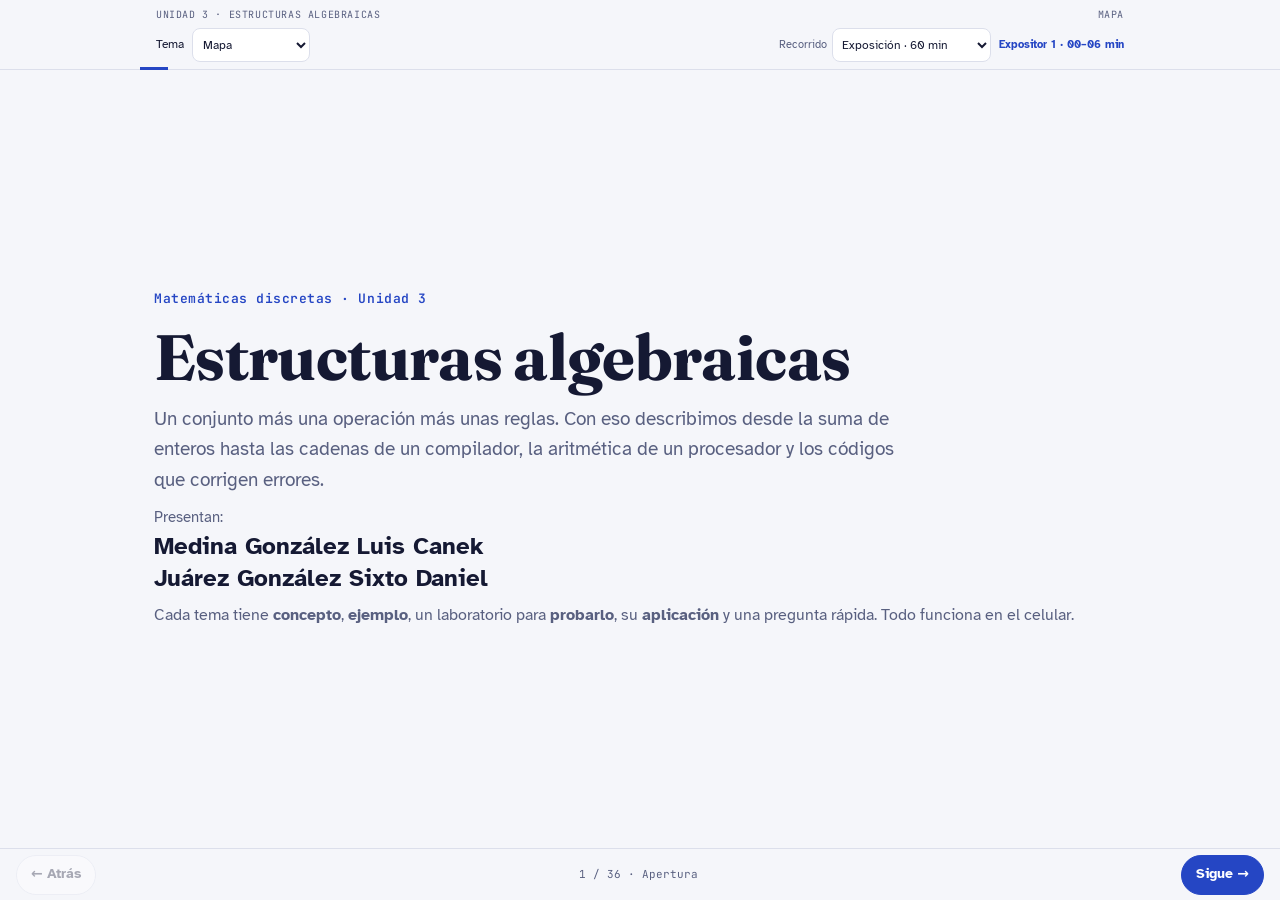
<file: index.html>
<!doctype html><html lang="es" data-theme="light"><head><meta charset="utf-8"><meta name="viewport" content="width=device-width,initial-scale=1,viewport-fit=cover"><style>body{margin:0}</style></head><body><title>Estructuras algebraicas</title>
<meta name="claude:viewport-fit-sides" content="cover">
<link rel="preconnect" href="https://fonts.googleapis.com">
<link rel="preconnect" href="https://fonts.gstatic.com" crossorigin>
<link rel="stylesheet" href="https://fonts.googleapis.com/css2?family=STIX+Two+Text:wght@400;600&display=swap">
<link rel="stylesheet" href="https://fonts.googleapis.com/css2?family=Atkinson+Hyperlegible:ital,wght@0,400;0,700;1,400&family=Fraunces:opsz,wght@9..144,500;9..144,700&family=JetBrains+Mono:wght@400;600&display=swap">
<style>
/* Layout: una columna de lectura (~720px) con barra de temas fija arriba; los laboratorios interactivos son las únicas tarjetas. */
:root{
  --bg:#F5F6FA; --bg-glass:rgba(245,246,250,.93); --surface:#FFFFFF; --ink:#151933; --muted:#596080; --line:#DCDFEB;
  --accent:#2546C4; --accent-ink:#FFFFFF; --accent-soft:#E4E9FB;
  --hi:#9A6400; --hi-soft:#FBF0D5;
  --ok:#1C7F53; --ok-soft:#DDF3E8; --bad:#B93434; --bad-soft:#F9E1E1;
  --chip-s:62%; --chip-l:86%; --chip-ink:#151933; --dot-l:56%;
  --cA:#2546C4; --cB:#8E2BAA; --cG:#1C8A4C; --cO:#C26A00; --cM:#8A90AD; --grid:#E6E8F1; --axis:#8A90AD; --neu-soft:#E4E9FB;
  --f-display:"Fraunces",Georgia,"Times New Roman",serif;
  --f-body:"Atkinson Hyperlegible",system-ui,-apple-system,"Segoe UI",sans-serif;
  --f-mono:"JetBrains Mono",ui-monospace,"SFMono-Regular",Menlo,Consolas,monospace;
}
@media (prefers-color-scheme: dark){
  :root:not([data-theme="light"]){
    --bg:#0D1020; --bg-glass:rgba(13,16,32,.93); --surface:#161A2E; --ink:#E7E9F5; --muted:#9BA1C2; --line:#2A3052;
    --accent:#93A7FF; --accent-ink:#0D1020; --accent-soft:#1E2752;
    --hi:#F0B544; --hi-soft:#3A2D10;
    --ok:#55C893; --ok-soft:#12321F; --bad:#FF8A8A; --bad-soft:#3B1818;
    --chip-s:42%; --chip-l:30%; --chip-ink:#EEF0FA; --dot-l:60%;
    --cA:#93A7FF; --cB:#D58BEB; --cG:#5BD08C; --cO:#F2A65A; --cM:#6E7499; --grid:#1F2440; --axis:#6E7499; --neu-soft:#1E2752;
    color-scheme:dark;
  }
}
:root[data-theme="dark"]{
  --bg:#0D1020; --bg-glass:rgba(13,16,32,.93); --surface:#161A2E; --ink:#E7E9F5; --muted:#9BA1C2; --line:#2A3052;
  --accent:#93A7FF; --accent-ink:#0D1020; --accent-soft:#1E2752;
  --hi:#F0B544; --hi-soft:#3A2D10;
  --ok:#55C893; --ok-soft:#12321F; --bad:#FF8A8A; --bad-soft:#3B1818;
  --chip-s:42%; --chip-l:30%; --chip-ink:#EEF0FA; --dot-l:60%;
    --cA:#93A7FF; --cB:#D58BEB; --cG:#5BD08C; --cO:#F2A65A; --cM:#6E7499; --grid:#1F2440; --axis:#6E7499; --neu-soft:#1E2752;
  color-scheme:dark;
}
:root[data-theme="light"]{color-scheme:light}
*{box-sizing:border-box}
html{scroll-behavior:smooth;scroll-padding-top:96px}
@media (prefers-reduced-motion: reduce){html{scroll-behavior:auto}*{transition:none!important}}
body{background:var(--bg);color:var(--ink);font-family:var(--f-body);font-size:17px;line-height:1.6;-webkit-text-size-adjust:100%}
.wrap{max-width:760px;margin:0 auto;padding-left:max(16px,env(safe-area-inset-left,0px));padding-right:max(16px,env(safe-area-inset-right,0px))}

/* Barra superior */
.top{position:sticky;top:env(safe-area-inset-top,0px);z-index:20;background:var(--bg-glass);backdrop-filter:blur(8px);-webkit-backdrop-filter:blur(8px);border-bottom:1px solid var(--line)}
.top .wrap{display:flex;flex-direction:column;gap:4px;padding-block:8px 6px}
.brand{font-family:var(--f-mono);font-size:12px;letter-spacing:.06em;text-transform:uppercase;color:var(--muted);display:flex;justify-content:space-between;gap:8px}
.brand span:first-child{white-space:nowrap;overflow:hidden;text-overflow:ellipsis;min-width:0}
.brand span:last-child{flex:none}
.nav{display:flex;gap:6px;overflow-x:auto;scrollbar-width:none;padding-bottom:4px}
.nav::-webkit-scrollbar{display:none}
.nav a{flex:none;font-size:14px;text-decoration:none;color:var(--ink);border:1px solid var(--line);background:var(--surface);border-radius:999px;padding:5px 12px;white-space:nowrap}
.nav a b{font-family:var(--f-mono);font-weight:600;font-size:12px;color:var(--muted);margin-right:4px}
.nav a.on{background:var(--accent);border-color:var(--accent);color:var(--accent-ink)}
.nav a.on b{color:var(--accent-ink)}
.progress{height:3px;background:var(--accent);width:0;position:absolute;left:0;bottom:-1px}

/* Tipografía */
h1,h2,h3{font-family:var(--f-display);text-wrap:balance;line-height:1.15;margin:0}
h1{font-size:clamp(38px,9vw,64px);font-weight:700;letter-spacing:-.01em}
h2{font-size:clamp(28px,6vw,40px);font-weight:700}
h3{font-size:21px;font-weight:500;margin-top:8px}
p{margin:0}
.eyebrow{font-family:var(--f-mono);font-size:13px;font-weight:600;color:var(--accent);letter-spacing:.04em}
.lead{font-size:19px;color:var(--muted);max-width:62ch}
.tag{font-family:var(--f-mono);font-size:11.5px;font-weight:600;letter-spacing:.1em;text-transform:uppercase;color:var(--muted)}
.m{font-family:var(--f-mono);font-size:.92em;white-space:nowrap}
.m.w{white-space:normal}
.eq{font-family:var(--f-mono);font-size:15.5px;background:var(--accent-soft);border-radius:8px;padding:10px 12px;overflow-x:auto;white-space:nowrap}
strong{font-weight:700}
a{color:var(--accent)}

/* Secciones */
.hero{padding-block:40px 28px;display:flex;flex-direction:column;gap:18px}
section.topic{padding-block:44px;border-top:1px solid var(--line);display:flex;flex-direction:column;gap:26px}
.head{display:flex;flex-direction:column;gap:10px}
.block{display:flex;flex-direction:column;gap:12px}
.block > p, .block li{max-width:66ch}
ul.plain{margin:0;padding-left:20px;display:flex;flex-direction:column;gap:6px}

/* Lista de propiedades */
.props{display:grid;grid-template-columns:minmax(110px,auto) 1fr;margin:0;border-top:1px solid var(--line)}
.props dt,.props dd{margin:0;padding:9px 0;border-bottom:1px solid var(--line)}
.props dt{font-weight:700;padding-right:14px}
.props dd{min-width:0;overflow-x:auto}
@media (max-width:460px){.props{grid-template-columns:1fr}.props dt{border-bottom:0;padding-bottom:0}.props dd{padding-top:2px}}

/* Cadena de estructuras: de lo general a lo particular */
.chain-ends{display:flex;justify-content:space-between;gap:10px;font-size:13px;color:var(--muted)}
.chain{list-style:none;margin:0;padding:0;display:flex;flex-direction:column;max-width:520px}
.chain .st{display:flex;justify-content:space-between;align-items:baseline;gap:10px;padding:8px 12px;border-radius:8px;background:hsl(var(--h) var(--chip-s) var(--chip-l));color:var(--chip-ink)}
.chain .st a{color:inherit;font-weight:700;text-decoration:none}
.chain .st span{font-family:var(--f-mono);font-size:13px;opacity:.9;text-align:right}
.chain .ar{display:flex;align-items:center;gap:10px;padding:2px 0 2px 18px;font-size:14px;color:var(--muted)}
.chain .ar b{font-size:22px;line-height:1;color:var(--accent);font-weight:700}
.chain .ar em{font-style:normal;color:var(--ink);font-weight:700}
.chain .ar.big{padding-block:6px}
.chain{position:relative;padding-left:22px}
.chain::before{content:"";position:absolute;left:4px;top:0;bottom:0;width:6px;border-radius:3px;background:linear-gradient(#5C7CFA,#C2418F);transform-origin:top}
.chain .st.campo{box-shadow:0 0 0 0 transparent}
.chain.play .st,.chain.play .ar{animation:chIn .55s cubic-bezier(.2,.8,.2,1) both;animation-delay:calc(var(--i)*.34s)}
.chain.play .ar b{animation:chDrop .5s ease-out both;animation-delay:calc(var(--i)*.34s + .1s)}
.chain.play::before{animation:chBar 1.2s ease-out both;animation-delay:calc(var(--n)*.34s)}
.chain.play .st.campo{animation:chIn .55s cubic-bezier(.2,.8,.2,1) both,chGlow 1.6s ease-out both;animation-delay:calc(var(--i)*.34s),calc(var(--i)*.34s + .4s)}
.chain-ends,.onion-wrap{display:flex;flex-direction:column;gap:12px;max-width:560px}
.onion{width:100%;height:auto;display:block}
.onion text{font-family:"STIX Two Text","Times New Roman",serif}
.onion-panel{min-height:190px;display:flex;flex-direction:column;gap:6px}
.onion-panel .k{font-size:13px;color:var(--muted);letter-spacing:.06em}
.onion-panel .n{font-family:var(--f-display);font-size:30px;font-weight:700;line-height:1.1}
.onion-panel .d b{color:var(--hi)}
.onion-panel .o{color:var(--bad)}
.onion-panel .o i{color:var(--ink);font-style:normal}
.onion-panel ul{list-style:none;margin:0;padding:0;display:flex;flex-wrap:wrap;gap:2px 10px;font-size:17px}
.chain-note{transition:opacity .6s}
.chain-wrap.play .chain-ends,.chain-wrap.play .chain-note{animation:chFade .6s both;animation-delay:calc(var(--n)*.34s + .6s)}
@keyframes chIn{from{opacity:0;transform:translateX(-40px)}to{opacity:1;transform:none}}
@keyframes chDrop{from{opacity:0;transform:translateY(-14px)}to{opacity:1;transform:none}}
@keyframes chBar{from{transform:scaleY(0)}to{transform:scaleY(1)}}
@keyframes chGlow{0%{box-shadow:0 0 0 0 transparent}50%{box-shadow:0 0 34px 6px hsl(340 70% 55% / .6)}100%{box-shadow:0 0 22px 2px hsl(340 70% 55% / .35)}}
@keyframes chFade{from{opacity:0}to{opacity:1}}
@media (prefers-reduced-motion: reduce){.chain.play *,.chain.play::before,.chain-wrap.play *{animation:none!important}}
.chain-replay{align-self:flex-start}
.chain-note{font-size:14.5px;color:var(--muted);max-width:62ch}

/* Tablas */
.scroll{overflow-x:auto;max-width:100%}
table.data{border-collapse:collapse;font-size:15px;min-width:100%}
table.data th,table.data td{border-bottom:1px solid var(--line);padding:7px 10px;text-align:left;vertical-align:top}
table.data th{font-size:12px;letter-spacing:.06em;text-transform:uppercase;color:var(--muted);font-weight:700}
.yes{color:var(--ok);font-weight:700}
.no{color:var(--bad);font-weight:700}

/* Tabla de Cayley */
table.cayley{border-collapse:separate;border-spacing:3px;font-family:var(--f-mono);font-variant-numeric:tabular-nums;margin:0 auto}
table.cayley th{font-weight:600;color:var(--muted);min-width:34px;height:34px;text-align:center;font-size:14px}
table.cayley th.op{color:var(--accent)}
table.cayley th.id{color:var(--hi);text-decoration:underline}
table.cayley td{padding:0}
table.cayley td>button,table.cayley td>span{display:grid;place-items:center;width:100%;min-width:36px;height:36px;border:0;border-radius:6px;font:inherit;font-size:15px;background:hsl(var(--h) var(--chip-s) var(--chip-l));color:var(--chip-ink);cursor:pointer}
table.cayley td>span{cursor:default}
table.cayley.small td>span{min-width:30px;height:30px;font-size:13px}
table.cayley td.sel>*{outline:3px solid var(--accent);outline-offset:1px}
table.cayley td.mark>*{box-shadow:inset 0 0 0 2px var(--hi)}

/* Laboratorios */
.lab{background:var(--surface);border:1px solid var(--line);border-radius:14px;padding:18px 16px;display:flex;flex-direction:column;gap:14px;min-width:0}
.lab h3{margin:0}
.row{display:flex;flex-wrap:wrap;gap:8px;align-items:center}
.seg{display:flex;flex-wrap:wrap;gap:6px}
.btn{font:inherit;font-size:15px;border:1px solid var(--line);background:var(--bg);color:var(--ink);border-radius:999px;padding:7px 14px;cursor:pointer;min-height:38px}
.btn:hover{border-color:var(--accent)}
.btn.on,.btn.primary{background:var(--accent);border-color:var(--accent);color:var(--accent-ink)}
.btn:disabled{opacity:.45;cursor:not-allowed}
button:focus-visible,input:focus-visible,select:focus-visible,a:focus-visible,[tabindex]:focus-visible{outline:3px solid var(--accent);outline-offset:2px}
label.f{display:flex;flex-direction:column;gap:4px;font-size:13px;color:var(--muted);font-weight:700}
input.in,select.in{font:inherit;font-family:var(--f-mono);font-size:16px;color:var(--ink);background:var(--bg);border:1px solid var(--line);border-radius:8px;padding:7px 10px;min-width:0;width:100%}
.inputs{display:grid;grid-template-columns:repeat(auto-fit,minmax(120px,1fr));gap:10px}
.hint{font-size:14px;color:var(--muted)}
.checks{list-style:none;margin:0;padding:0;display:flex;flex-direction:column;gap:6px}
.checks li{display:flex;gap:10px;align-items:baseline;font-size:15.5px}
.pill{flex:none;font-family:var(--f-mono);font-size:12px;font-weight:600;padding:2px 8px;border-radius:999px}
.pill.y{background:var(--ok-soft);color:var(--ok)}
.pill.n{background:var(--bad-soft);color:var(--bad)}
.verdict{border-radius:10px;padding:10px 14px;font-weight:700;background:var(--accent-soft)}
.verdict.good{background:var(--ok-soft);color:var(--ok)}
.verdict.bad{background:var(--bad-soft);color:var(--bad)}
.verdict.warn{background:var(--hi-soft);color:var(--hi)}
.out{font-family:var(--f-mono);font-size:15px;overflow-x:auto;white-space:pre-wrap;word-break:break-all}

/* Chips de elementos */
.chips{display:flex;flex-wrap:wrap;gap:6px}
.chip{font-family:var(--f-mono);font-size:14px;padding:4px 10px;border-radius:999px;background:hsl(var(--h) var(--chip-s) var(--chip-l));color:var(--chip-ink);border:0}
button.chip{cursor:pointer;min-height:34px}
button.chip.on{outline:3px solid var(--accent);outline-offset:1px}
.coset{display:flex;gap:10px;align-items:center;flex-wrap:wrap}
.coset .lbl{font-family:var(--f-mono);font-size:13px;color:var(--muted);min-width:64px}

/* Triángulos de S3 */
.tris{display:grid;grid-template-columns:repeat(3,1fr);gap:8px}
.tris figure{margin:0;display:flex;flex-direction:column;align-items:center;gap:4px;min-width:0}
.tris figcaption{font-size:12.5px;color:var(--muted);text-align:center}
.tris svg{width:100%;max-width:130px;height:auto}
.perm{display:inline-grid;grid-template-columns:repeat(3,1.4em);font-family:var(--f-mono);text-align:center;border-left:2px solid var(--ink);border-right:2px solid var(--ink);border-radius:6px;padding:0 4px;line-height:1.35;vertical-align:middle}

/* Reloj de Lagrange */
.clock{width:100%;max-width:330px;height:auto;margin:0 auto;display:block}
.clock .pt{cursor:pointer}
.clock text{font-family:var(--f-mono);font-size:13px;font-weight:600;fill:var(--chip-ink);pointer-events:none}

/* Bits */
.bits{display:flex;flex-wrap:wrap;gap:4px;font-family:var(--f-mono)}
.bit{width:34px;height:40px;border-radius:6px;border:1px solid var(--line);background:var(--bg);color:var(--ink);font:inherit;font-size:17px;font-weight:600;cursor:pointer}
.bit.par{background:var(--hi-soft);color:var(--hi);border-color:var(--hi)}
.bit.err{background:var(--bad-soft);color:var(--bad);border-color:var(--bad)}
.bit.gap{margin-left:8px}

/* Preguntas */
.quiz{border-left:3px solid var(--hi);padding-left:14px;display:flex;flex-direction:column;gap:16px}
.q{display:flex;flex-direction:column;gap:8px}
.q-t{font-weight:700}
.opts{display:flex;flex-wrap:wrap;gap:6px}
.opt{font:inherit;font-size:15px;text-align:left;border:1px solid var(--line);background:var(--surface);color:var(--ink);border-radius:10px;padding:8px 12px;cursor:pointer}
.opt.right{background:var(--ok-soft);border-color:var(--ok);color:var(--ok);font-weight:700}
.opt.wrong{background:var(--bad-soft);border-color:var(--bad);color:var(--bad)}
.fb{font-size:15px}
.fb.good{color:var(--ok)}
.fb.bad{color:var(--bad)}

/* Aplicación */
.app{background:var(--hi-soft);border-radius:12px;padding:14px 16px;display:flex;flex-direction:column;gap:8px}
.app .tag{color:var(--hi)}
.app ul{margin:0;padding-left:20px;display:flex;flex-direction:column;gap:6px}


/* ===== Entrada: laboratorio de propiedades (una pantalla) ===== */
#entrada{height:calc(100vh - var(--hdr,76px));height:calc(100svh - var(--hdr,76px));min-height:520px;padding-block:8px 10px}
#entrada .plab{height:100%;display:grid;grid-template-rows:auto auto auto auto auto auto minmax(130px,1fr) auto auto;gap:6px;font-size:15px;line-height:1.35}
#entrada .peyebrow{font-family:var(--f-mono);font-size:12px;font-weight:600;color:var(--accent);letter-spacing:.03em;white-space:nowrap;overflow:hidden;text-overflow:ellipsis}
#entrada .cA{color:var(--cA)} #entrada .cB{color:var(--cB)} #entrada .cG{color:var(--cG)} #entrada .cO{color:var(--cO)} #entrada .cM{color:var(--cM)}
#entrada .hrow{display:flex;gap:6px;overflow-x:auto;scrollbar-width:none;padding:2px}
#entrada .hrow::-webkit-scrollbar{display:none}
#entrada .tab{flex:none;font:inherit;font-size:14px;font-weight:700;border:0;border-bottom:3px solid transparent;background:none;color:var(--muted);padding:3px 6px;cursor:pointer}
#entrada .tab.on{color:var(--ink);border-bottom-color:var(--accent)}
#entrada .btn{flex:none;font-size:13.5px;min-height:0;padding:4px 11px;background:var(--surface)}
#entrada .btn.on{background:var(--accent);border-color:var(--accent);color:var(--accent-ink)}
#entrada .btn .x{opacity:.7}
#entrada .formula{font-family:var(--f-mono);font-weight:700;font-size:clamp(15px,4.8vw,22px);text-align:center;white-space:nowrap;overflow:hidden}
#entrada .ab{display:grid;grid-template-columns:1fr 1fr;gap:8px}
#entrada .box{border:1.5px solid var(--line);border-radius:10px;padding:4px 8px;text-align:center;min-width:0}
#entrada .box.a{border-color:var(--cA)} #entrada .box.b{border-color:var(--cB)}
#entrada .box small{display:block;font-size:11px;color:var(--muted);font-weight:700}
#entrada .box .m{font-size:clamp(12px,3.5vw,16px);font-weight:600;display:block;overflow-wrap:anywhere;white-space:normal}
#entrada .sliders{display:grid;gap:10px}
#entrada .sliders label{display:flex;flex-direction:column;font-size:13px;font-weight:700;min-width:0;white-space:nowrap}
#entrada .sliders input{width:100%;accent-color:var(--accent);margin:2px 0 0}
#entrada .plot{position:relative;min-height:0;border:1px solid var(--line);border-radius:10px;overflow:hidden;background:var(--bg)}
#entrada .plot canvas{position:absolute;inset:0;width:100%;height:100%;touch-action:pan-y;cursor:crosshair}
#entrada .legend{position:absolute;left:6px;right:6px;top:6px;display:flex;flex-wrap:wrap;gap:4px;pointer-events:none}
#entrada .tog{pointer-events:auto;display:flex;align-items:center;gap:6px;font:inherit;font-family:var(--f-mono);font-size:12px;font-weight:600;border:1px solid var(--line);background:var(--surface);border-radius:999px;padding:2px 8px;cursor:pointer}
#entrada .tog.off{opacity:.4;text-decoration:line-through}
#entrada .sw{display:inline-block;width:16px;border-top:3px solid currentColor}
#entrada .sw.dash{border-top-style:dashed}
#entrada .read{font-family:var(--f-mono);font-size:13.5px;display:flex;flex-direction:column;gap:1px;white-space:nowrap;overflow:hidden}
#entrada .read span{overflow:hidden;text-overflow:ellipsis}
#entrada .verdict{border-radius:10px;padding:7px 10px;font-weight:700;font-size:14px;display:flex;flex-direction:column;gap:3px;background:var(--neu-soft)}
#entrada .verdict .note{font-weight:400;color:var(--ink);font-size:13px}
#entrada .verdict .note b{font-weight:700}

/* ===== Modo presentación: una diapositiva a la vez, sin desplazamiento de página ===== */
html.slides, html.slides body{height:100%;overflow:hidden}
html.slides main.wrap{position:fixed;left:0;right:0;top:var(--hdr,96px);bottom:var(--bar,64px);max-width:none;margin:0;padding:0;overflow:hidden}
html.slides main.wrap > section{display:none!important}
html.slides main.wrap > section.cur{display:flex!important;flex-direction:column;justify-content:safe center;gap:22px;height:100%;overflow-y:auto;overscroll-behavior:contain;
  max-width:760px;margin:0 auto;border-top:0;padding-block:14px 18px;padding-left:max(16px,env(safe-area-inset-left,0px));padding-right:max(16px,env(safe-area-inset-right,0px))}
html.slides main.wrap > section.cur > .off{display:none!important}
html.slides main.wrap > section.cur.topic{gap:14px}
html.slides main.wrap > section.cur .block{gap:9px}
html.slides main.wrap > section.cur .lab{gap:11px;padding:14px}
html.slides main.wrap > section.cur .props dt,html.slides main.wrap > section.cur .props dd{padding:6px 0}
html.slides main.wrap > section.cur.compact .head{gap:2px}
html.slides main.wrap > section.cur.compact .head .lead{display:none}
html.slides main.wrap > section.cur.compact .head h2{font-size:20px}
html.slides #entrada.cur{height:100%;min-height:0;padding-block:8px 8px}
html.slides footer{display:none}
.deck-bar{display:none}
html.slides .deck-bar{display:flex;position:fixed;left:0;right:0;bottom:0;z-index:30;align-items:center;gap:10px;background:var(--bg-glass);backdrop-filter:blur(8px);-webkit-backdrop-filter:blur(8px);border-top:1px solid var(--line);
  padding-top:8px;padding-bottom:calc(8px + env(safe-area-inset-bottom,0px));padding-left:max(16px,env(safe-area-inset-left,0px));padding-right:max(16px,env(safe-area-inset-right,0px))}
.deck-bar .deck-btn{font:inherit;font-size:16px;font-weight:700;min-height:46px;padding:0 18px;border-radius:999px;border:1px solid var(--line);background:var(--surface);color:var(--ink);cursor:pointer}
.deck-bar .deck-btn.next{background:var(--accent);border-color:var(--accent);color:var(--accent-ink);margin-left:auto}
.deck-bar .deck-btn:disabled{opacity:.35;cursor:default}
.deck-bar .deck-info{min-width:0;flex:1;text-align:center;font-family:var(--f-mono);font-size:12.5px;color:var(--muted);white-space:nowrap;overflow:hidden;text-overflow:ellipsis}
.authors{font-size:15px;color:var(--muted);display:flex;flex-direction:column;gap:2px;margin:0}
.authors b{color:var(--ink);font-weight:700;font-size:clamp(19px,4.6vw,24px);line-height:1.25}
@media (max-height:700px){.authors{gap:0;line-height:1.3}.authors span{display:none}.authors b{font-size:17px}}
@media (max-height:600px){.authors{margin-top:-14px}.authors b{font-size:14px;line-height:1.15}}
footer{padding-block:40px 60px;border-top:1px solid var(--line);color:var(--muted);font-size:14px}
</style>

<link rel="stylesheet" href="assets/exposicion.css">
<link rel="stylesheet" href="assets/primeros-pasos.css">
<link rel="stylesheet" href="assets/pantalla.css">
<header class="top">
  <div class="wrap" style="position:relative">
    <div class="brand"><span>Unidad 3 · Estructuras algebraicas</span><span id="where">Propiedades</span></div>
    <nav class="nav" id="nav" aria-label="Temas">
      <a href="#entrada">Propiedades</a>
      <a href="#inicio">Mapa</a>
      <a href="#s31"><b>3-1</b>Sistemas</a>
      <a href="#s32"><b>3-2</b>Semigrupos</a>
      <a href="#s33"><b>3-3</b>Gramáticas</a>
      <a href="#s35"><b>3-5</b>Grupos</a>
      <a href="#lagrange"><b>3-5</b>Subgrupos y Lagrange</a>
      <a href="#anillos"><b>3-5</b>Anillos y campos</a>
      <a href="#s36"><b>3-6</b>Residuos</a>
      <a href="#s37"><b>3-7</b>Códigos</a>
    </nav>
    <div class="progress" id="progress"></div>
  </div>
</header>

<main class="wrap">

<!-- ============ INICIO ============ -->
<section id="entrada" data-name="Propiedades" aria-label="Laboratorio de propiedades">
<div class="plab">
  <p class="peyebrow">Todo se basa en esto · Propiedades de las operaciones</p>
  <div class="hrow" id="tabs" role="tablist" aria-label="Propiedad"></div>
  <div class="hrow" id="ops" role="group" aria-label="Operación"></div>
  <p class="formula" id="formula"></p>
  <div class="ab">
    <div class="box a"><small id="la"></small><span class="m cA" id="fA"></span></div>
    <div class="box b"><small id="lb"></small><span class="m" id="fB"></span></div>
  </div>
  <div class="sliders" id="sliders"></div>
  <div class="plot" id="plot">
    <canvas id="cv" aria-label="Gráfica de A y B"></canvas>
    <div class="legend" id="legend"></div>
  </div>
  <div class="read" id="read"></div>
  <div class="verdict" id="ver"></div>
</div>
</section>

<section class="hero" id="inicio" data-name="Mapa">
  <p class="eyebrow">Matemáticas discretas · Unidad 3</p>
  <h1>Estructuras algebraicas</h1>
  <p class="lead">Un conjunto más una operación más unas reglas. Con eso describimos desde la suma de enteros hasta las cadenas de un compilador, la aritmética de un procesador y los códigos que corrigen errores.</p>
  <p class="authors"><span>Presentan:</span><b>Medina González Luis Canek</b><b>Juárez González Sixto Daniel</b></p>
  <div class="block">
    <div class="structure-map" id="onionWrap">
      <p class="tag">Mapa · fíjate en las operaciones</p>
      <h2>Dos recorridos conectados</h2>
      <div class="map-path"><h3>Una operación *</h3><ol>
        <li><strong>Semigrupo</strong><span>Operación cerrada y asociativa</span></li>
        <li><strong>Monoide</strong><span>+ identidad</span></li>
        <li><strong>Grupo</strong><span>+ inversos de todos los elementos</span></li>
        <li><strong>Grupo abeliano</strong><span>+ conmutatividad</span></li>
      </ol></div>
      <p class="map-bridge">Ahora añadimos una segunda operación: un anillo tiene un <strong>grupo abeliano para la suma</strong>, un producto asociativo y ambas leyes distributivas.</p>
      <div class="map-path"><h3>Dos operaciones + y ·</h3><ol>
        <li><strong>Anillo</strong><span>Suma y producto conectados</span></li>
        <li><strong>Dominio entero</strong><span>+ producto conmutativo, 1 ≠ 0 y sin divisores de cero</span></li>
        <li><strong>Campo</strong><span>+ inverso multiplicativo para cada elemento ≠ 0</span></li>
      </ol></div>
      <p class="hint">Aquí ℕ = {0, 1, 2, …}. Clasificamos un conjunto <strong>junto con sus operaciones</strong>: (ℚ ∖ {0}, ·) es un grupo abeliano; (ℚ, +, ·) es un campo.</p>
    </div>
  </div>
  <p class="hint">Cada tema tiene <strong>concepto</strong>, <strong>ejemplo</strong>, un laboratorio para <strong>probarlo</strong>, su <strong>aplicación</strong> y una pregunta rápida. Todo funciona en el celular.</p>
</section>

<!-- ============ 3-1 ============ -->
<section class="topic" id="s31" data-name="3-1 Sistemas">
  <div class="head">
    <p class="eyebrow">3-1</p>
    <h2>Sistemas algebraicos</h2>
    <p class="lead">Lo importante no son los elementos sino las propiedades de las operaciones. Una misma ley puede aparecer en sistemas distintos. Compartir algunas propiedades no significa que los sistemas sean isomorfos.</p>
  </div>

  <div class="block">
    <p class="tag">Concepto</p>
    <p>Una <strong>operación binaria</strong> <span class="m">*</span> en un conjunto <span class="m">S</span> asigna a cada par <span class="m">(a, b)</span> un único elemento <span class="m">a * b</span> que también está en <span class="m">S</span> (cerradura). Un <strong>sistema algebraico</strong> <span class="m">(S, *)</span> es el conjunto con una o más operaciones.</p>
    <dl class="props">
      <dt>Asociativa</dt><dd><span class="m">(a * b) * c = a * (b * c)</span></dd>
      <dt>Conmutativa</dt><dd><span class="m">a * b = b * a</span></dd>
      <dt>Identidad</dt><dd>existe <span class="m">e</span> con <span class="m">e * a = a * e = a</span></dd>
      <dt>Inverso</dt><dd>para cada <span class="m">a</span> existe <span class="m">a′</span> con <span class="m">a * a′ = a′ * a = e</span></dd>
      <dt>Distributiva</dt><dd><span class="m">a · (b + c) = a·b + a·c</span> (con dos operaciones)</dd>
      <dt>Cancelación</dt><dd>En un grupo, <span class="m">a * b = a * c ⇒ b = c</span>. Para el producto en un dominio entero se requiere <span class="m">a ≠ 0</span>; no vale en cualquier anillo.</dd>
    </dl>
  </div>

  <div class="block">
    <p class="tag">Ejemplos</p>
    <ul class="plain">
      <li><span class="m">(ℤ, +, ·)</span>: la suma es asociativa y conmutativa, su identidad es 0 y el inverso de <span class="m">a</span> es <span class="m">−a</span>. El producto es asociativo y conmutativo con identidad 1, y se distribuye sobre la suma.</li>
      <li><span class="m">(P(A), ∪, ∩)</span>, conjunto potencia: ∪ y ∩ son asociativas y conmutativas. La identidad de ∪ es <span class="m">∅</span> y la de ∩ es <span class="m">A</span>.</li>
      <li><span class="m">(ℤ, −)</span> <strong>no</strong> es asociativa: <span class="m">(5 − 3) − 1 = 1</span>, pero <span class="m">5 − (3 − 1) = 3</span>.</li>
    </ul>
  </div>

  <div class="lab" id="tablelab">
    <p class="tag">Pruébalo · Laboratorio de tablas</p>
    <h3>¿Qué propiedades cumple esta operación?</h3>
    <div class="seg" id="presets"></div>
    <div class="scroll"><table class="cayley" id="labtable"></table></div>
    <p class="hint">Toca una casilla para cambiar su resultado y observa cómo cambian las propiedades.</p>
    <ul class="checks" id="labchecks"></ul>
    <div class="verdict" id="labverdict"></div>
  </div>

  <div class="block">
    <p class="tag">Homomorfismo e isomorfismo</p>
    <p>Sean <span class="m">(S, *)</span> y <span class="m">(T, *′)</span>. Una función <span class="m">f : S → T</span> es un <strong>homomorfismo</strong> si respeta la operación:</p>
    <p class="eq">f(a * b) = f(a) *′ f(b)</p>
    <p>Si además <span class="m">f</span> es biyectiva, es un <strong>isomorfismo</strong> y escribimos <span class="m">S ≅ T</span>: son el mismo sistema con otros nombres.</p>
    <ul class="plain">
      <li><span class="m">g : (ℤ, +) → (ℤ₃, +₃)</span>, <span class="m">g(n) = n mod 3</span>, es homomorfismo.</li>
      <li><span class="m">f : (ℝ, +) → (ℝ⁺, ·)</span>, <span class="m">f(x) = 2ˣ</span>, es isomorfismo: <span class="m">2^(a+b) = 2ᵃ · 2ᵇ</span>.</li>
    </ul>
  </div>

  <div class="lab">
    <p class="tag">Pruébalo</p>
    <h3>¿g(a + b) = g(a) +₃ g(b)?</h3>
    <div class="inputs">
      <label class="f" for="hA">a<input class="in" id="hA" type="number" value="14" inputmode="numeric"></label>
      <label class="f" for="hB">b<input class="in" id="hB" type="number" value="-5" inputmode="numeric"></label>
    </div>
    <div class="out" id="homOut"></div>
    <button type="button" class="btn" id="btnOpenSquare">Abrir cuadrado conmutativo interactivo</button>
  </div>

  <div class="block">
    <p class="tag">Congruencia, cociente y producto</p>
    <dl class="props">
      <dt>Relación de congruencia</dt><dd>Una relación de equivalencia <span class="m">R</span> en <span class="m">(S, *)</span> tal que si <span class="m">a R a′</span> y <span class="m">b R b′</span> entonces <span class="m">(a * b) R (a′ * b′)</span>.</dd>
      <dt>Álgebra cociente</dt><dd>Las clases <span class="m">[a]</span> forman <span class="m">S/R</span>, con la operación <span class="m">[a] ⊛ [b] = [a * b]</span>. En <span class="m">(ℤ, +)</span> con congruencia módulo <span class="m">n</span> se obtiene <span class="m">ℤ/R = ℤₙ</span>.</dd>
      <dt>Producto directo</dt><dd><span class="m">S × T</span> con <span class="m">(s₁, t₁)(s₂, t₂) = (s₁ * s₂, t₁ *′ t₂)</span>. Por ejemplo, <span class="m">ℤ₂ × ℤ₃</span>.</dd>
      <dt>Subálgebra</dt><dd>Un subconjunto cerrado bajo las operaciones del sistema.</dd>
    </dl>
  </div>

  <div class="app">
    <p class="tag">Aplicación</p>
    <ul>
      <li>En aritmética sin signo de 32 bits, la suma se realiza módulo <span class="m">2³²</span>: <span class="m">4 294 967 295 + 1 = 0</span>. El comportamiento del desbordamiento con signo depende del lenguaje.</li>
      <li>Los tipos de datos abstractos (pilas, colas, conjuntos) se especifican como sistemas algebraicos: valores, operaciones y las leyes que cumplen.</li>
    </ul>
  </div>
  <div class="quiz" data-quiz="s31"></div>
</section>

<!-- ============ 3-2 ============ -->
<section class="topic" id="s32" data-name="3-2 Semigrupos">
  <div class="head">
    <p class="eyebrow">3-2</p>
    <h2>Semigrupos y monoides</h2>
    <p class="lead">Las estructuras más simples con propiedades útiles: basta con que la operación sea asociativa.</p>
  </div>

  <div class="block">
    <p class="tag">Concepto</p>
    <dl class="props">
      <dt>Semigrupo</dt><dd><span class="m">(S, *)</span> donde <span class="m">*</span> es asociativa.</dd>
      <dt>Monoide</dt><dd>Semigrupo con elemento identidad <span class="m">e</span>.</dd>
      <dt>Conmutativo</dt><dd>Si además <span class="m">a * b = b * a</span>.</dd>
      <dt>Potencias</dt><dd><span class="m">aⁿ = a * a * … * a</span> y se cumple <span class="m">aᵐ * aⁿ = aᵐ⁺ⁿ</span>.</dd>
    </dl>
  </div>

  <div class="block">
    <p class="tag">Ejemplos</p>
    <div class="scroll">
      <table class="data">
        <thead><tr><th>Sistema</th><th>¿Semigrupo?</th><th>¿Monoide?</th></tr></thead>
        <tbody>
          <tr><td class="m">(ℤ⁺, +)</td><td class="yes">sí</td><td class="no">no, 0 ∉ ℤ⁺</td></tr>
          <tr><td class="m">(ℕ, +)</td><td class="yes">sí</td><td class="yes">sí, e = 0</td></tr>
          <tr><td class="m">(ℤ, ·)</td><td class="yes">sí</td><td class="yes">sí, e = 1</td></tr>
          <tr><td class="m">(P(S), ∪)</td><td class="yes">sí</td><td class="yes">sí, e = ∅</td></tr>
          <tr><td class="m">(P(S), ∩)</td><td class="yes">sí</td><td class="yes">sí, e = S</td></tr>
          <tr><td>Cadenas <span class="m">(A*, ·)</span></td><td class="yes">sí</td><td class="yes">sí, e = Λ (cadena vacía)</td></tr>
          <tr><td>Funciones <span class="m">X → X</span> con <span class="m">∘</span></td><td class="yes">sí</td><td class="yes">sí, e = función identidad</td></tr>
          <tr><td class="m">(ℤ, −)</td><td class="no">no</td><td>—</td></tr>
        </tbody>
      </table>
    </div>
    <p><strong>Monoide libre <span class="m">A*</span></strong>: todas las cadenas finitas sobre un alfabeto <span class="m">A</span>, con la concatenación. Incluye la cadena vacía Λ. La concatenación es asociativa; si el alfabeto tiene al menos dos letras, no es conmutativa. El semigrupo libre A⁺ excluye Λ.</p>
  </div>

  <div class="lab">
    <p class="tag">Pruébalo · Concatenación</p>
    <h3>El monoide de las cadenas</h3>
    <div class="inputs">
      <label class="f" for="sx">x<input class="in" id="sx" value="ab" autocomplete="off" autocapitalize="off"></label>
      <label class="f" for="sy">y<input class="in" id="sy" value="ccb" autocomplete="off" autocapitalize="off"></label>
    </div>
    <ul class="checks" id="strOut"></ul>
  </div>

  <div class="block">
    <p class="tag">Subestructuras y homomorfismos</p>
    <dl class="props">
      <dt>Subsemigrupo / submonoide</dt><dd>Un subconjunto <span class="m">T ⊆ S</span> cerrado bajo <span class="m">*</span> (que además contiene a <span class="m">e</span> si es submonoide). Ejemplos: los pares en <span class="m">(ℕ, +)</span>; las cadenas de longitud par en <span class="m">A*</span>.</dd>
      <dt>Homomorfismo</dt><dd><span class="m">f(a * b) = f(a) *′ f(b)</span>. Entre monoides, además <span class="m">f(e) = e′</span>. La composición de homomorfismos es homomorfismo.</dd>
      <dt>Ejemplo</dt><dd>La longitud <span class="m">ℓ : (A*, ·) → (ℕ, +)</span>: <span class="m">ℓ(xy) = ℓ(x) + ℓ(y)</span> y <span class="m">ℓ(Λ) = 0</span>.</dd>
      <dt>Teorema fundamental</dt><dd>Si <span class="m">f : S → T</span> es homomorfismo sobre y <span class="m">a R b ⇔ f(a) = f(b)</span>, entonces <span class="m">S/R ≅ T</span>.</dd>
      <dt>Producto</dt><dd>Si <span class="m">S</span> y <span class="m">T</span> son semigrupos (monoides), <span class="m">S × T</span> también lo es.</dd>
    </dl>
  </div>

  <div class="lab" data-zn="+">
    <p class="tag">Pruébalo · ℤₙ</p>
    <h3>ℤₙ es monoide con +ₙ y con ×ₙ</h3>
  </div>

  <div class="app">
    <p class="tag">Aplicación</p>
    <ul>
      <li><strong>Cómputo en paralelo (reduce/fold, MapReduce):</strong> para sumar millones de datos repartidos en varias máquinas, cada una suma su parte y luego se combinan. Funciona porque <span class="m">(ℕ, +)</span> es monoide: la asociatividad permite cambiar los paréntesis sin cambiar el orden de los datos y la identidad 0 es el valor inicial.</li>
      <li>Procesadores de texto y lenguajes de programación trabajan con el monoide de cadenas. Las transiciones de una máquina de estados también forman un monoide.</li>
    </ul>
  </div>
  <div class="quiz" data-quiz="s32"></div>
</section>

<!-- ============ 3-3 ============ -->
<section class="topic" id="s33" data-name="3-3 Gramáticas">
  <div class="head">
    <p class="eyebrow">3-3</p>
    <h2>Gramáticas y lenguajes</h2>
    <p class="lead">Un lenguaje es un subconjunto de <span class="m">A*</span>. Una gramática es un conjunto finito de reglas que genera un lenguaje que puede ser infinito.</p>
  </div>

  <div class="block">
    <p class="tag">Concepto</p>
    <p>Una <strong>gramática de estructura de frase</strong> es <span class="m">G = (V, S, v₀, ↦)</span>:</p>
    <dl class="props">
      <dt>V</dt><dd>vocabulario: todos los símbolos</dd>
      <dt>S ⊆ V</dt><dd>símbolos terminales (los que aparecen en las cadenas finales). <span class="m">N = V − S</span> son los no terminales.</dd>
      <dt>v₀</dt><dd>símbolo inicial (no terminal)</dd>
      <dt>↦</dt><dd>producciones <span class="m">w ↦ w′</span>: reemplazar <span class="m">w</span> por <span class="m">w′</span></dd>
      <dt>L(G)</dt><dd>lenguaje: las cadenas de solo terminales que se pueden <strong>derivar</strong> desde <span class="m">v₀</span></dd>
    </dl>
    <p><strong>Clasificación de Chomsky:</strong> tipo 0 (sin restricción), tipo 1 (sensible al contexto), tipo 2 (libre de contexto: el lado izquierdo es un solo no terminal) y tipo 3 (regular: <span class="m">w ↦ a</span> o <span class="m">w ↦ a w′</span>).</p>
    <p><strong>Notación BNF</strong>, usada para definir lenguajes de programación:</p>
    <p class="eq">&lt;identificador&gt; ::= &lt;letra&gt; | &lt;identificador&gt;&lt;letra&gt; | &lt;identificador&gt;&lt;dígito&gt;</p>
  </div>

  <div class="block">
    <p class="tag">Ejemplo</p>
    <p><span class="m">V = {v₀, a, b}</span>, <span class="m">S = {a, b}</span>, producciones <span class="m">v₀ ↦ a v₀ b</span> y <span class="m">v₀ ↦ ab</span>. Entonces <span class="m w">L(G) = { aⁿbⁿ : n ≥ 1 } = {ab, aabb, aaabbb, …}</span>.</p>
  </div>

  <div class="lab">
    <p class="tag">Pruébalo · Derivación</p>
    <h3>Deriva una cadena paso a paso</h3>
    <div class="row">
      <button class="btn" id="g1">v₀ ↦ a v₀ b</button>
      <button class="btn" id="g2">v₀ ↦ ab</button>
      <button class="btn" id="g0">Reiniciar</button>
    </div>
    <div class="out" id="gOut"></div>
    <div class="verdict" id="gVerdict"></div>
  </div>

  <div class="lab">
    <p class="tag">Pruébalo · BNF</p>
    <h3>¿Es un identificador válido?</h3>
    <label class="f" for="idIn">Escribe un nombre de variable<input class="in" id="idIn" value="suma2" autocomplete="off" autocapitalize="off"></label>
    <div class="verdict" id="idOut"></div>
  </div>

  <div class="app">
    <p class="tag">Aplicación</p>
    <ul>
      <li><strong>Compiladores:</strong> el analizador sintáctico (parser) verifica que tu programa se pueda derivar con la gramática del lenguaje. Si no, marca "error de sintaxis".</li>
      <li>Las expresiones regulares (gramáticas tipo 3) validan correos y contraseñas y sirven para buscar texto.</li>
    </ul>
  </div>
  <div class="quiz" data-quiz="s33"></div>
</section>

<!-- ============ 3-5 GRUPOS ============ -->
<section class="topic" id="s35" data-name="3-5 Grupos">
  <div class="head">
    <p class="eyebrow">3-5</p>
    <h2>Grupos</h2>
    <p class="lead">Un monoide donde todo elemento se puede "deshacer". Es la estructura algebraica más importante.</p>
  </div>

  <div class="block">
    <p class="tag">Concepto</p>
    <p><span class="m">(G, *)</span> es un <strong>grupo</strong> si:</p>
    <dl class="props">
      <dt>1. Asociativa</dt><dd><span class="m">(a * b) * c = a * (b * c)</span></dd>
      <dt>2. Identidad</dt><dd>existe <span class="m">e</span> con <span class="m">a * e = e * a = a</span></dd>
      <dt>3. Inversos</dt><dd>cada <span class="m">a</span> tiene <span class="m">a⁻¹</span> con <span class="m">a * a⁻¹ = a⁻¹ * a = e</span></dd>
    </dl>
    <p>Es <strong>abeliano</strong> si además es conmutativo. El <strong>orden</strong> <span class="m">|G|</span> es su número de elementos.</p>
  </div>

  <div class="block">
    <p class="tag">Propiedades</p>
    <ul class="plain">
      <li>La identidad es única y cada elemento tiene un único inverso.</li>
      <li><span class="m">(a⁻¹)⁻¹ = a</span> y <span class="m">(a * b)⁻¹ = b⁻¹ * a⁻¹</span>.</li>
      <li>Cancelación: <span class="m">a * b = a * c ⇒ b = c</span>.</li>
      <li><span class="m">a * x = b</span> tiene solución única: <span class="m">x = a⁻¹ * b</span>.</li>
      <li>En la tabla de un grupo finito, <strong>cada elemento aparece exactamente una vez en cada renglón y en cada columna</strong>.</li>
    </ul>
  </div>

  <div class="block">
    <p class="tag">Ejemplos</p>
    <ul class="plain">
      <li>Son grupos: <span class="m">(ℤ, +)</span>, <span class="m">(ℚ − {0}, ·)</span>, <span class="m">(ℝ⁺, ·)</span>, <span class="m">(ℤₙ, +ₙ)</span>.</li>
      <li>No son grupos: <span class="m">(ℤ, ·)</span>, porque 2 no tiene inverso, y <span class="m">(ℕ, +)</span>.</li>
      <li>Con 1, 2 o 3 elementos solo hay un grupo (salvo isomorfismo). Con 4 hay dos: <span class="m">ℤ₄</span> y el grupo de Klein. Compáralos en el <a href="#tablelab">laboratorio de tablas</a>.</li>
      <li><strong>Grupo cíclico:</strong> <span class="m">G = ⟨a⟩ = {aⁿ}</span>, generado por un solo elemento. <span class="m">ℤₙ</span> es cíclico (generado por 1) y todo grupo cíclico es abeliano.</li>
    </ul>
  </div>

  <div class="block">
    <p class="tag">Grupos de permutaciones</p>
    <p>Una <strong>permutación</strong> de <span class="m">A</span> es una biyección <span class="m">A → A</span>. Con la composición forman el <strong>grupo simétrico <span class="m">Sₙ</span></strong>, de orden <span class="m">n!</span>, que no es abeliano para <span class="m">n ≥ 3</span>. Se escriben en dos renglones: arriba cada elemento y abajo su imagen.</p>
    <p><span class="m">S₃</span> son las 6 simetrías de un triángulo equilátero: 3 rotaciones (<span class="m">ρ₀, ρ₁, ρ₂</span>) y 3 reflexiones (<span class="m">μ₁, μ₂, μ₃</span>). Las 8 simetrías del cuadrado forman el <strong>grupo diédrico <span class="m">D₄</span></strong>.</p>
  </div>

  <div class="lab">
    <p class="tag">Pruébalo · S₃</p>
    <h3>Compón dos simetrías del triángulo</h3>
    <div class="block" style="gap:6px"><span class="hint">Primero aplica <strong>p</strong>:</span><div class="seg" id="s3p"></div></div>
    <div class="block" style="gap:6px"><span class="hint">Luego aplica <strong>q</strong>:</span><div class="seg" id="s3q"></div></div>
    <div class="tris" id="s3tris"></div>
    <div class="out" id="s3out"></div>
    <details>
      <summary class="hint" style="cursor:pointer">Ver la tabla completa de S₃ (renglón = primero, columna = luego)</summary>
      <div class="scroll" style="margin-top:10px"><table class="cayley small" id="s3table"></table></div>
    </details>
  </div>

  <div class="app">
    <p class="tag">Aplicación</p>
    <ul>
      <li>Los movimientos del <strong>cubo de Rubik</strong> forman un grupo de permutaciones con 43 252 003 274 489 856 000 elementos. Los algoritmos para resolverlo usan teoría de grupos.</li>
      <li><strong>Gráficos por computadora y videojuegos:</strong> rotar y reflejar figuras es componer elementos de un grupo de simetrías.</li>
      <li>En química y cristalografía las moléculas y cristales se clasifican por su grupo de simetrías.</li>
    </ul>
  </div>
  <div class="quiz" data-quiz="s35"></div>
</section>

<!-- ============ SUBGRUPOS / LAGRANGE ============ -->
<section class="topic" id="lagrange" data-name="3-5 Lagrange">
  <div class="head">
    <p class="eyebrow">3-5 · continuación</p>
    <h2>Subgrupos, clases laterales y Lagrange</h2>
    <p class="lead">Dentro de un grupo hay grupos más pequeños. El teorema de Lagrange dice qué tamaños pueden tener.</p>
  </div>

  <div class="block">
    <p class="tag">Concepto</p>
    <dl class="props">
      <dt>Subgrupo</dt><dd><span class="m">H ⊆ G</span> que contiene a <span class="m">e</span>, es cerrado bajo <span class="m">*</span> y contiene los inversos de sus elementos. Los subgrupos de <span class="m">ℤ₆</span> son <span class="m">{0}</span>, <span class="m">{0, 3}</span>, <span class="m">{0, 2, 4}</span> y <span class="m">ℤ₆</span>.</dd>
      <dt>Orden de a</dt><dd>El menor <span class="m">k &gt; 0</span> con <span class="m">aᵏ = e</span>. Es el tamaño de <span class="m">⟨a⟩</span>.</dd>
      <dt>Clase lateral</dt><dd><span class="m">aH = {a * h : h ∈ H}</span> (izquierda) y <span class="m">Ha</span> (derecha). Las clases laterales parten a <span class="m">G</span> en bloques del mismo tamaño <span class="m">|H|</span>.</dd>
    </dl>
    <p class="eq">Teorema de Lagrange: |H| divide a |G|, y |G| = |H| · [G : H]</p>
    <p><span class="m">[G : H]</span> es el número de clases laterales. <strong>Consecuencias:</strong> el orden de cada elemento divide a <span class="m">|G|</span>; <span class="m">a^|G| = e</span>; todo grupo de orden primo es cíclico.</p>
  </div>

  <div class="lab">
    <p class="tag">Pruébalo · ℤₙ como reloj</p>
    <h3>Toca un número para generar su subgrupo</h3>
    <div class="row">
      <label class="f" for="lgN" style="flex-direction:row;align-items:center;gap:8px">n =
        <select class="in" id="lgN" style="width:auto"></select>
      </label>
    </div>
    <svg class="clock" id="clock" viewBox="0 0 240 240" role="group" aria-label="Elementos de Z n en círculo"></svg>
    <div id="cosets" class="block" style="gap:8px"></div>
    <div class="verdict" id="lgVerdict"></div>
    <p class="hint" id="lgGens"></p>
  </div>

  <div class="block">
    <p class="tag">Homomorfismos de grupos</p>
    <dl class="props">
      <dt>Homomorfismo</dt><dd><span class="m">f(a * b) = f(a) *′ f(b)</span>. Siempre cumple <span class="m">f(e) = e′</span> y <span class="m">f(a⁻¹) = f(a)⁻¹</span>.</dd>
      <dt>Núcleo</dt><dd><span class="m">ker f = {a ∈ G : f(a) = e′}</span>. Es un subgrupo normal.</dd>
      <dt>Ejemplo 1</dt><dd><span class="m">f : ℤ → ℤₙ</span>, <span class="m">f(k) = k mod n</span>. Su núcleo son los múltiplos de <span class="m">n</span>.</dd>
      <dt>Ejemplo 2</dt><dd>El signo <span class="m">S₃ → ({1, −1}, ·)</span> manda las rotaciones a 1 y las reflexiones a −1. Su núcleo es <span class="m">{ρ₀, ρ₁, ρ₂}</span>.</dd>
      <dt>Teorema de Cayley</dt><dd>Todo grupo finito de orden <span class="m">n</span> es isomorfo a un grupo de permutaciones de <span class="m">n</span> elementos.</dd>
    </dl>
  </div>

  <div class="block">
    <p class="tag">Subgrupos normales y grupo cociente</p>
    <dl class="props">
      <dt>Subgrupo normal</dt><dd><span class="m">N</span> con <span class="m">aN = Na</span> para todo <span class="m">a</span>. En un grupo abeliano todo subgrupo es normal. En <span class="m">S₃</span>, <span class="m">{ρ₀, ρ₁, ρ₂}</span> es normal y <span class="m">{ρ₀, μ₁}</span> no lo es.</dd>
      <dt>Grupo cociente</dt><dd><span class="m">G/N</span>: las clases laterales con <span class="m">(aN)(bN) = (ab)N</span>. Ejemplo: <span class="m">ℤ₆/{0,3} = {{0,3}, {1,4}, {2,5}} ≅ ℤ₃</span>.</dd>
      <dt>Teorema fundamental</dt><dd>Si <span class="m">f : G → G′</span> es homomorfismo sobre, entonces <span class="m">G / ker f ≅ G′</span>.</dd>
      <dt>Producto directo</dt><dd><span class="m">G₁ × G₂</span>, operando componente a componente. <span class="m">ℤ₂ × ℤ₃ ≅ ℤ₆</span>, pero <span class="m">ℤ₂ × ℤ₂ ≇ ℤ₄</span> (es el grupo de Klein). En general, <span class="m">ℤₘ × ℤₙ ≅ ℤₘₙ ⇔ mcd(m, n) = 1</span>.</dd>
    </dl>
  </div>

  <div class="block">
    <p class="tag">Descomposición de grupos</p>
    <p>El producto directo sirve para <strong>armar todos los grupos abelianos finitos</strong> a partir de grupos cíclicos, como los números se arman con primos.</p>
    <dl class="props">
      <dt>Teorema 3-5-10</dt><dd>Si <span class="m">G</span> es cíclico de orden <span class="m w">n = p₁^k₁ · p₂^k₂ ··· pₘ^kₘ</span> (los <span class="m">pᵢ</span> primos distintos), entonces <span class="m w">G ≅ ℤ_{p₁^k₁} × ℤ_{p₂^k₂} × ··· × ℤ_{pₘ^kₘ}</span>. Ejemplo: <span class="m">12 = 2²·3</span>, así que <span class="m">ℤ₁₂ ≅ ℤ₄ × ℤ₃</span>.</dd>
      <dt>Teorema 3-5-11</dt><dd><strong>Todo grupo abeliano finito</strong> es isomorfo a un producto directo de grupos cíclicos cuyos órdenes son potencias de primos.</dd>
      <dt>Ejemplo</dt><dd>Los grupos abelianos de orden <span class="m">8 = 2³</span> son exactamente tres: <span class="m">ℤ₈</span>, <span class="m">ℤ₄ × ℤ₂</span> y <span class="m">ℤ₂ × ℤ₂ × ℤ₂</span>. Uno por cada forma de partir el exponente 3: <span class="m">3</span>, <span class="m">2+1</span>, <span class="m">1+1+1</span>.</dd>
    </dl>
  </div>

  <div class="lab">
    <p class="tag">Pruébalo · Grupos abelianos de orden n</p>
    <h3>¿Cuántos grupos abelianos hay de cada tamaño?</h3>
    <div class="inputs">
      <label class="f" for="abN">n (orden del grupo)<input class="in" id="abN" type="number" value="12" min="2" max="500" inputmode="numeric"></label>
    </div>
    <div class="out" id="abOut"></div>
    <div class="verdict" id="abVer"></div>
  </div>

  <div class="app">
    <p class="tag">Aplicación</p>
    <ul>
      <li><strong>Criptografía (Diffie–Hellman, curvas elípticas):</strong> se usan grupos de orden primo. Por Lagrange, sus únicos subgrupos son el trivial y el grupo completo, así que cualquier elemento distinto de <span class="m">e</span> genera todo el grupo.</li>
      <li>Lagrange da una prueba rápida: un subconjunto de 5 elementos de un grupo de 12 nunca puede ser subgrupo, porque 5 no divide a 12.</li>
    </ul>
  </div>
  <div class="quiz" data-quiz="lagrange"></div>
</section>

<!-- ============ ANILLOS ============ -->
<section class="topic" id="anillos" data-name="3-5 Anillos">
  <div class="head">
    <p class="eyebrow">3-5 · sistemas con dos operaciones</p>
    <h2>Anillos, dominios enteros y campos</h2>
    <p class="lead">Cuando tenemos suma y multiplicación a la vez, como en los enteros.</p>
  </div>

  <div class="block">
    <p class="tag">Concepto</p>
    <p><span class="m">(R, +, ·)</span> es un <strong>anillo</strong> si:</p>
    <dl class="props">
      <dt>1.</dt><dd><span class="m">(R, +)</span> es un grupo abeliano</dd>
      <dt>2.</dt><dd><span class="m">·</span> es asociativa</dd>
      <dt>3.</dt><dd>distributivas: <span class="m">a(b + c) = ab + ac</span> y <span class="m">(a + b)c = ac + bc</span></dd>
    </dl>
    <dl class="props">
      <dt>Divisores de cero</dt><dd><span class="m">a ≠ 0</span>, <span class="m">b ≠ 0</span> con <span class="m">ab = 0</span>.</dd>
      <dt>Dominio entero</dt><dd>Anillo conmutativo, con identidad 1 ≠ 0 y sin divisores de cero.</dd>
      <dt>Campo</dt><dd>Anillo conmutativo con identidad 1 ≠ 0 donde todo <span class="m">a ≠ 0</span> tiene inverso multiplicativo.</dd>
      <dt>Homomorfismo</dt><dd><span class="m">f(a + b) = f(a) + f(b)</span> y <span class="m">f(ab) = f(a)f(b)</span>. Ejemplo: <span class="m">ℤ → ℤₙ</span>.</dd>
    </dl>
  </div>

  <div class="block">
    <p class="tag">Ejemplos</p>
    <ul class="plain">
      <li><span class="m">ℤ</span> es dominio entero pero <strong>no</strong> campo (2 no tiene inverso). <span class="m">ℚ</span>, <span class="m">ℝ</span> y <span class="m">ℂ</span> son campos.</li>
      <li><span class="m">ℤₙ</span> es anillo conmutativo con identidad. <span class="m">ℤₚ</span> es campo <strong>si y solo si p es primo</strong>.</li>
      <li>En <span class="m">ℤ₆</span>: <span class="m">2 · 3 = 0</span>, así que 2 y 3 son divisores de cero.</li>
      <li>Las matrices 2×2 forman un anillo no conmutativo. <span class="m">(P(A), ⊕, ∩)</span> es anillo, con ⊕ = diferencia simétrica.</li>
    </ul>
  </div>

  <div class="lab" data-zn="×">
    <p class="tag">Pruébalo · ¿ℤₙ es campo?</p>
    <h3>Busca las unidades y los divisores de cero</h3>
  </div>

  <div class="app">
    <p class="tag">Aplicación</p>
    <ul>
      <li><strong>AES</strong> usa el campo de 256 elementos <span class="m">GF(2⁸)</span> para operar con bytes. No es <span class="m">ℤ₂₅₆</span>: 256 no es primo.</li>
      <li><strong>Códigos Reed–Solomon</strong> (códigos QR, CD, DVD) usan campos finitos para reconstruir datos dañados.</li>
    </ul>
  </div>
  <div class="quiz" data-quiz="anillos"></div>
</section>

<!-- ============ 3-6 ============ -->
<section class="topic" id="s36" data-name="3-6 Residuos">
  <div class="head">
    <p class="eyebrow">3-6</p>
    <h2>Aritmética de residuos en computadoras</h2>
    <p class="lead">Sumar en binario obliga a propagar el acarreo dígito por dígito, lo cual es lento con números grandes. Con residuos cada parte se calcula por separado y en paralelo.</p>
  </div>

  <div class="block">
    <p class="tag">Concepto</p>
    <p>Elegimos módulos <span class="m">m₁, …, mₖ</span> <strong>primos relativos dos a dos</strong> y <span class="m">m = m₁ · m₂ · … · mₖ</span>. Cada <span class="m">x ∈ ℤₘ</span> se representa por sus residuos:</p>
    <p class="eq">x ↦ (x mod m₁, x mod m₂, …, x mod mₖ)</p>
    <p>Esto es un isomorfismo de anillos <span class="m">ℤₘ ≅ ℤₘ₁ × … × ℤₘₖ</span>: la suma y el producto se hacen <strong>componente por componente, sin acarreos entre componentes</strong>.</p>
    <dl class="props">
      <dt>Teorema chino del residuo</dt><dd>El sistema <span class="m">x ≡ aᵢ (mod mᵢ)</span> tiene solución única en <span class="m">ℤₘ</span>: <span class="m">x = Σ aᵢ · Mᵢ · yᵢ mod m</span>, con <span class="m">Mᵢ = m / mᵢ</span> y <span class="m">yᵢ = Mᵢ⁻¹ mod mᵢ</span>.</dd>
      <dt>Inverso mod m</dt><dd><span class="m">a</span> tiene inverso módulo <span class="m">m</span> ⇔ <span class="m">mcd(a, m) = 1</span>. Ejemplo: <span class="m">3 · 7 = 21 ≡ 1 (mod 10)</span>, así que <span class="m">3⁻¹ = 7</span>.</dd>
      <dt>Teorema de Fermat</dt><dd>Si <span class="m">p</span> es primo y <span class="m">p ∤ a</span>: <span class="m">aᵖ⁻¹ ≡ 1 (mod p)</span>. Entonces <span class="m">a⁻¹ ≡ aᵖ⁻² (mod p)</span>. Ejemplo: <span class="m">2⁴ = 16 ≡ 1 (mod 5)</span>.</dd>
      <dt>Teorema de Euler</dt><dd><span class="m">φ(n)</span> = cuántos de <span class="m">1, …, n</span> son primos relativos con <span class="m">n</span>. Si <span class="m">mcd(a, n) = 1</span>: <span class="m">a^φ(n) ≡ 1 (mod n)</span>. Ejemplo: <span class="m">φ(10) = 4</span> ({1, 3, 7, 9}) y <span class="m">3⁴ = 81 ≡ 1 (mod 10)</span>.</dd>
    </dl>
  </div>

  <div class="block">
    <p class="tag">Ejemplo</p>
    <p>Con <span class="m">m = 30 = 2 · 3 · 5</span>: <span class="m">17 ↦ (1, 2, 2)</span> y <span class="m">8 ↦ (0, 2, 3)</span>.</p>
    <ul class="plain">
      <li>Suma: <span class="m w">(1+0 mod 2, 2+2 mod 3, 2+3 mod 5) = (1, 1, 0)</span>, que corresponde a 25 = 17 + 8. ✓</li>
      <li>Producto: <span class="m w">(1·0 mod 2, 2·2 mod 3, 2·3 mod 5) = (0, 1, 1)</span>, que corresponde a 16 = 136 mod 30. ✓</li>
    </ul>
  </div>

  <div class="lab">
    <p class="tag">Pruébalo · Calculadora residual</p>
    <h3>Opera por componentes y reconstruye con el TCR</h3>
    <div class="inputs">
      <label class="f" for="rM">Módulos<select class="in" id="rM">
        <option value="2,3,5">2, 3, 5 (m = 30)</option>
        <option value="3,5,7" selected>3, 5, 7 (m = 105)</option>
        <option value="5,7,9">5, 7, 9 (m = 315)</option>
        <option value="7,11,13">7, 11, 13 (m = 1001)</option>
      </select></label>
      <label class="f" for="rX">x<input class="in" id="rX" type="number" value="23" min="0" inputmode="numeric"></label>
      <label class="f" for="rY">y<input class="in" id="rY" type="number" value="41" min="0" inputmode="numeric"></label>
    </div>
    <div class="scroll"><table class="data" id="rTable" style="font-family:var(--f-mono)"></table></div>
    <div class="out" id="rCRT"></div>
    <div class="verdict good" id="rVerdict"></div>
  </div>

  <div class="block">
    <p class="tag">Conversión a base mixta</p>
    <p>El teorema chino del residuo reconstruye <span class="m">x</span>, pero usa números grandes (<span class="m">Mᵢ</span>). El libro da otra forma que solo usa operaciones módulo cada <span class="m">mᵢ</span>: escribir <span class="m">x</span> en <strong>base mixta</strong>.</p>
    <p class="eq">x = a₁ + a₂·m₁ + a₃·m₁m₂ + ··· + aₖ·m₁m₂···mₖ₋₁,   0 ≤ aᵢ &lt; mᵢ</p>
    <dl class="props">
      <dt>Cómo se calculan los aᵢ</dt><dd><span class="m">a₁ = r₁</span>. Para cada paso se resta lo ya conocido y se multiplica por el inverso del módulo anterior, siempre módulo <span class="m">mᵢ</span>:<br><span class="m w">a₂ = (r₂ − a₁)·m₁⁻¹ mod m₂</span><br><span class="m w">a₃ = ((r₃ − a₁)·m₁⁻¹ − a₂)·m₂⁻¹ mod m₃</span>, y así sucesivamente.</dd>
      <dt>Ejemplo</dt><dd>Módulos <span class="m">3, 5, 7</span> y <span class="m">x ↦ (1, 2, 3)</span>. Entonces <span class="m">a₁ = 1</span>; <span class="m w">a₂ = (2−1)·3⁻¹ mod 5 = 1·2 = 2</span>; <span class="m w">a₃ = ((3−1)·3⁻¹ − 2)·5⁻¹ mod 7 = (2·5 − 2)·3 mod 7 = 3</span>. Así <span class="m w">x = 1 + 2·3 + 3·15 = 52</span> ✓.</dd>
      <dt>¿Para qué sirve?</dt><dd>En residuos no se ve qué número es mayor: <span class="m">(1,2,3)</span> no dice nada a simple vista. En base mixta sí, porque se comparan los dígitos de <span class="m">aₖ</span> hacia <span class="m">a₁</span>, como en decimal. Sirve para comparar magnitudes, detectar signo y desbordamiento.</dd>
    </dl>
  </div>

  <div class="lab">
    <p class="tag">Pruébalo · Base mixta</p>
    <h3>De residuos a dígitos en base mixta</h3>
    <div class="inputs">
      <label class="f" for="mM">Módulos<select class="in" id="mM">
        <option value="2,3,5">2, 3, 5 (m = 30)</option>
        <option value="3,5,7" selected>3, 5, 7 (m = 105)</option>
        <option value="5,7,9">5, 7, 9 (m = 315)</option>
        <option value="7,11,13">7, 11, 13 (m = 1001)</option>
      </select></label>
      <label class="f" for="mX">x<input class="in" id="mX" type="number" value="52" min="0" inputmode="numeric"></label>
    </div>
    <div class="out" id="mOut"></div>
    <div class="verdict good" id="mVer"></div>
  </div>

  <div class="lab">
    <p class="tag">Pruébalo · Fermat y Euler</p>
    <h3>Comprueba que a^φ(n) ≡ 1 (mod n)</h3>
    <div class="inputs">
      <label class="f" for="eA">a<input class="in" id="eA" type="number" value="3" min="1" max="9999" inputmode="numeric"></label>
      <label class="f" for="eN">n<input class="in" id="eN" type="number" value="10" min="2" max="9999" inputmode="numeric"></label>
    </div>
    <div class="out" id="eOut"></div>
  </div>

  <div class="app">
    <p class="tag">Aplicación</p>
    <ul>
      <li><strong>RSA</strong>, el cifrado de HTTPS y las firmas digitales, se basa en Euler: se eligen <span class="m">e, d</span> con <span class="m">e · d ≡ 1 (mod φ(n))</span>. Al descifrar se usa el teorema chino del residuo para ir unas 4 veces más rápido.</li>
      <li>Los procesadores de señales (audio, video, filtros digitales) usan sistemas numéricos residuales porque suman y multiplican sin propagar acarreos.</li>
    </ul>
  </div>
  <div class="quiz" data-quiz="s36"></div>
</section>

<!-- ============ 3-7 ============ -->
<section class="topic" id="s37" data-name="3-7 Códigos">
  <div class="head">
    <p class="eyebrow">3-7</p>
    <h2>Códigos de grupo</h2>
    <p class="lead">Al transmitir bits, el ruido puede cambiar un 0 por un 1. Agregando bits extra con cuidado podemos detectar y hasta corregir esos errores.</p>
  </div>

  <div class="block">
    <p class="tag">Concepto</p>
    <p class="eq">mensaje → codificador → canal (ruido) → decodificador → receptor</p>
    <dl class="props">
      <dt>Palabras</dt><dd><span class="m">B = {0, 1}</span>. <span class="m">Bᵐ</span> son las palabras de <span class="m">m</span> bits; con <span class="m">⊕</span> (suma mod 2 bit a bit) forman un grupo.</dd>
      <dt>Codificación</dt><dd><span class="m">e : Bᵐ → Bⁿ</span>, con <span class="m">n &gt; m</span>, uno a uno. Las <span class="m">e(x)</span> son las palabras código.</dd>
      <dt>Peso</dt><dd><span class="m">|x|</span> = número de unos de <span class="m">x</span>.</dd>
      <dt>Distancia de Hamming</dt><dd><span class="m">δ(x, y) = |x ⊕ y|</span> = número de posiciones en que difieren. Ejemplo: <span class="m">δ(10110, 11100) = |01010| = 2</span>.</dd>
      <dt>Detecta / corrige</dt><dd>Un código <strong>detecta</strong> k errores ⇔ su distancia mínima es ≥ <span class="m">k + 1</span>, y <strong>corrige</strong> k errores ⇔ es ≥ <span class="m">2k + 1</span>.</dd>
      <dt>Código de grupo</dt><dd>Si las palabras código forman un subgrupo de <span class="m">(Bⁿ, ⊕)</span>, la distancia mínima es el peso mínimo de las palabras código ≠ 0. Así se calcula mucho más rápido.</dd>
    </dl>
  </div>

  <div class="block">
    <p class="tag">Ejemplos</p>
    <ul class="plain">
      <li><strong>Paridad (m, m+1):</strong> se agrega un bit para que el número de unos sea par. La distancia mínima es 2, así que detecta 1 error pero no lo corrige.</li>
      <li><strong>Repetición triple (m, 3m):</strong> se envía el mensaje 3 veces. La distancia mínima es 3, así que corrige 1 error por voto de mayoría.</li>
    </ul>
  </div>

  <div class="lab">
    <p class="tag">Pruébalo · Canal con ruido</p>
    <h3>Envía un mensaje y mete errores</h3>
    <div class="seg" id="cCode">
      <button class="btn on" data-c="par">Paridad (4, 5)</button>
      <button class="btn" data-c="rep">Repetición triple (4, 12)</button>
    </div>
    <div class="block" style="gap:6px"><span class="hint">1. Mensaje (toca para cambiar bits):</span><div class="bits" id="cMsg"></div></div>
    <div class="block" style="gap:6px"><span class="hint">2. Palabra enviada:</span><div class="bits" id="cSent"></div></div>
    <div class="block" style="gap:6px"><span class="hint">3. Palabra recibida (toca para simular ruido):</span><div class="bits" id="cRecv"></div></div>
    <div class="out" id="cInfo"></div>
    <div class="verdict" id="cVerdict" aria-live="polite"></div>
    <button class="btn" id="cReset">Quitar ruido · nueva transmisión</button>
    <p class="hint">El simulador conoce la palabra enviada para medir el error. El receptor solo conoce la recibida y la regla del código.</p>
  </div>

  <div class="app">
    <p class="tag">Aplicación</p>
    <ul>
      <li>La <strong>memoria RAM ECC</strong> de los servidores usa códigos de Hamming que corrigen 1 bit erróneo automáticamente.</li>
      <li>Los <strong>códigos QR</strong> se siguen leyendo aunque estén rayados o tengan un logo encima.</li>
      <li>Las sondas espaciales, el Wi-Fi, el 4G/5G y los discos duros transmiten y guardan datos con códigos correctores.</li>
    </ul>
  </div>
  <div class="quiz" data-quiz="s37"></div>
</section>

</main>

<nav class="deck-bar" id="deckBar" aria-label="Diapositivas">
  <button class="deck-btn prev" id="deckPrev">← Atrás</button>
  <span class="deck-info" id="deckInfo"></span>
  <button class="deck-btn next" id="deckNext">Sigue →</button>
</nav>
<dialog class="square-modal" id="squareModal" aria-labelledby="squareTitle">
  <div class="square-modal-head"><h3 id="squareTitle">Simulador de homomorfismos · Cuadrado conmutativo</h3><button class="btn" id="btnSquareClose" type="button">Cerrar ✕</button></div>
  <iframe src="homomorfismo-pasos.html?embed=1" title="Cuadrado conmutativo"></iframe>
</dialog>
<footer>
  <div class="wrap">Unidad 3 · Estructuras algebraicas · Matemáticas discretas. Ruta alineada con la guía de exposición de la pareja; referencia del guion: Tremblay y Manohar.</div>
</footer>

<script>
(function(){
const $ = (s, r = document) => r.querySelector(s);
const $$ = (s, r = document) => Array.from(r.querySelectorAll(s));
const mod = (a, n) => ((a % n) + n) % n;
const gcd = (a, b) => { a = Math.abs(a); b = Math.abs(b); while (b) { [a, b] = [b, a % b]; } return a; };
const isPrime = n => { if (n < 2) return false; for (let i = 2; i * i <= n; i++) if (n % i === 0) return false; return true; };
const esc = s => String(s).replace(/[&<>"]/g, c => ({'&':'&amp;','<':'&lt;','>':'&gt;','"':'&quot;'}[c]));
const hueFor = (i, n) => Math.round((i * 360 / Math.max(n, 1) + 215) % 360);
const pill = ok => `<span class="pill ${ok ? 'y' : 'n'}">${ok ? 'SÍ' : 'NO'}</span>`;

/* ---------- Navegación ---------- */
const sections = $$('main section');
const links = $$('#nav a');
const where = $('#where');
function setActive(id){
  links.forEach(a => {
    const on = a.getAttribute('href') === '#' + id;
    a.classList.toggle('on', on);
    if (on) { try { a.scrollIntoView({block:'nearest', inline:'center'}); } catch(e){} }
  });
  const s = document.getElementById(id);
  if (s) where.textContent = s.dataset.name || '';
}
if (!document.getElementById('deckBar') && 'IntersectionObserver' in window){
  const io = new IntersectionObserver(es => es.forEach(e => { if (e.isIntersecting) setActive(e.target.id); }), {rootMargin:'-35% 0px -60% 0px'});
  sections.forEach(s => io.observe(s));
}
const bar = $('#progress');
addEventListener('scroll', () => {
  const h = document.documentElement.scrollHeight - innerHeight;
  bar.style.width = (h > 0 ? Math.min(100, scrollY / h * 100) : 0) + '%';
}, {passive:true});

/* ---------- 3-1 Laboratorio de tablas ---------- */
const PRESETS = {
  z4:    {name:'ℤ₄ con +₄',        E:['0','1','2','3'],     f:(i,j)=>(i+j)%4},
  klein: {name:'Klein',            E:['e','a','b','c'],     f:(i,j)=>i^j},
  z5x:   {name:'ℤ₅ con ×₅',        E:['0','1','2','3','4'], f:(i,j)=>(i*j)%5},
  max:   {name:'máx en {0,1,2}',   E:['0','1','2'],         f:(i,j)=>Math.max(i,j)},
  resta: {name:'resta mod 3',      E:['0','1','2'],         f:(i,j)=>mod(i-j,3)},
};
const lab = {key:'z4', E:[], T:[], edited:false};
const presetBox = $('#presets');
presetBox.innerHTML = Object.entries(PRESETS).map(([k,p]) => `<button class="btn" data-k="${k}">${p.name}</button>`).join('');
presetBox.addEventListener('click', e => { const b = e.target.closest('button'); if (b) loadPreset(b.dataset.k); });
function loadPreset(k){
  const p = PRESETS[k]; lab.key = k; lab.E = p.E;
  lab.T = p.E.map((_,i) => p.E.map((_,j) => p.f(i,j))); lab.edited = false; renderLab();
}
function analyze(T){
  const n = T.length; let com = null, aso = null, e = -1;
  outer1: for (let i=0;i<n;i++) for (let j=i+1;j<n;j++) if (T[i][j] !== T[j][i]) { com=[i,j]; break outer1; }
  outer2: for (let i=0;i<n;i++) for (let j=0;j<n;j++) for (let k=0;k<n;k++) if (T[T[i][j]][k] !== T[i][T[j][k]]) { aso=[i,j,k]; break outer2; }
  for (let c=0;c<n;c++){ let ok = true; for (let a=0;a<n;a++) if (T[c][a]!==a || T[a][c]!==a) { ok=false; break; } if (ok){ e=c; break; } }
  const inv = T.map((_,a) => { if (e<0) return -1; for (let b=0;b<n;b++) if (T[a][b]===e && T[b][a]===e) return b; return -1; });
  let latin = true;
  for (let i=0;i<n && latin;i++){ const r = new Set(T[i]), c = new Set(T.map(row=>row[i])); if (r.size<n || c.size<n) latin=false; }
  return {com, aso, e, inv, latin};
}
function renderLab(){
  const {E, T} = lab, n = E.length, A = analyze(T);
  $$('#presets .btn').forEach(b => b.classList.toggle('on', b.dataset.k === lab.key && !lab.edited));
  let h = `<tr><th class="op">*</th>${E.map((x,i)=>`<th class="${i===A.e?'id':''}">${x}</th>`).join('')}</tr>`;
  for (let i=0;i<n;i++){
    h += `<tr><th class="${i===A.e?'id':''}">${E[i]}</th>`;
    for (let j=0;j<n;j++) h += `<td><button style="--h:${hueFor(T[i][j],n)}" data-i="${i}" data-j="${j}" aria-label="${E[i]} * ${E[j]} = ${E[T[i][j]]}">${E[T[i][j]]}</button></td>`;
    h += '</tr>';
  }
  $('#labtable').innerHTML = h;
  const v = x => E[x];
  const items = [];
  items.push(`<li>${pill(true)}<span><strong>Cerradura:</strong> todos los resultados están en {${E.join(', ')}}.</span></li>`);
  items.push(A.aso ? `<li>${pill(false)}<span><strong>Asociativa:</strong> (${v(A.aso[0])}*${v(A.aso[1])})*${v(A.aso[2])} = ${v(T[T[A.aso[0]][A.aso[1]]][A.aso[2]])}, pero ${v(A.aso[0])}*(${v(A.aso[1])}*${v(A.aso[2])}) = ${v(T[A.aso[0]][T[A.aso[1]][A.aso[2]]])}</span></li>`
                   : `<li>${pill(true)}<span><strong>Asociativa:</strong> se cumple para las ${n**3} ternas.</span></li>`);
  items.push(A.com ? `<li>${pill(false)}<span><strong>Conmutativa:</strong> ${v(A.com[0])}*${v(A.com[1])} = ${v(T[A.com[0]][A.com[1]])}, pero ${v(A.com[1])}*${v(A.com[0])} = ${v(T[A.com[1]][A.com[0]])}</span></li>`
                   : `<li>${pill(true)}<span><strong>Conmutativa:</strong> la tabla es simétrica respecto a la diagonal.</span></li>`);
  items.push(A.e>=0 ? `<li>${pill(true)}<span><strong>Identidad:</strong> e = ${v(A.e)} (su renglón y su columna repiten los encabezados).</span></li>`
                    : `<li>${pill(false)}<span><strong>Identidad:</strong> ningún elemento deja a todos sin cambio.</span></li>`);
  if (A.e>=0){
    const missing = A.inv.map((b,a)=>b<0?v(a):null).filter(Boolean);
    items.push(missing.length ? `<li>${pill(false)}<span><strong>Inversos:</strong> no tienen inverso: ${missing.join(', ')}</span></li>`
      : `<li>${pill(true)}<span><strong>Inversos:</strong> ${A.inv.map((b,a)=>`${v(a)}⁻¹ = ${v(b)}`).join(' · ')}</span></li>`);
  }
  $('#labchecks').innerHTML = items.join('');
  const allInv = A.e>=0 && A.inv.every(b=>b>=0);
  let txt, cls = '';
  if (A.aso) { txt = 'Es un sistema algebraico, pero NO es semigrupo (falla la asociatividad).'; cls='bad'; }
  else if (A.e<0) txt = 'Es un semigrupo (asociativo, sin identidad).';
  else if (!allInv) txt = 'Es un monoide: asociativo y con identidad, pero no todos tienen inverso.';
  else { txt = A.com ? 'Es un grupo, pero NO abeliano (falla la conmutatividad).' : 'Es un grupo abeliano. Cada elemento aparece una vez por renglón y columna.'; cls='good'; }
  const box = $('#labverdict'); box.className = 'verdict ' + cls; box.textContent = (lab.edited ? 'Tabla modificada. ' : '') + txt;
}
$('#labtable').addEventListener('click', e => {
  const b = e.target.closest('button[data-i]'); if (!b) return;
  const i = +b.dataset.i, j = +b.dataset.j; lab.T[i][j] = (lab.T[i][j] + 1) % lab.E.length; lab.edited = true; renderLab();
});
loadPreset('z4');

/* ---------- 3-1 Homomorfismo ---------- */
function renderHom(){
  const a = parseInt($('#hA').value,10) || 0, b = parseInt($('#hB').value,10) || 0;
  const l = mod(a+b,3), r = (mod(a,3)+mod(b,3))%3;
  $('#homOut').textContent =
`g(a + b) = g(${a + b}) = ${a + b} mod 3 = ${l}
g(a) +₃ g(b) = ${mod(a,3)} +₃ ${mod(b,3)} = ${r}
${l === r ? '✓ Son iguales: g respeta la operación.' : '✗'}`;
}
['hA','hB'].forEach(id => $('#'+id).addEventListener('input', renderHom)); renderHom();

/* ---------- 3-2 Cadenas ---------- */
function renderStr(){
  const x = $('#sx').value, y = $('#sy').value;
  const L = s => Array.from(s).length;
  const show = s => s === '' ? 'Λ' : esc(s);
  $('#strOut').innerHTML = [
    `<li><span class="pill y">x·y</span><span class="m">${show(x+y)}</span></li>`,
    `<li><span class="pill ${x+y===y+x?'y':'n'}">y·x</span><span><span class="m">${show(y+x)}</span> ${x+y===y+x ? '(coincide en este caso)' : '— distinto: la concatenación no es conmutativa'}</span></li>`,
    `<li><span class="pill y">ℓ</span><span>ℓ(x·y) = ${L(x+y)} = ${L(x)} + ${L(y)} = ℓ(x) + ℓ(y): la longitud es un homomorfismo a (ℕ, +)</span></li>`,
    `<li><span class="pill y">e</span><span>x·Λ = Λ·x = x. Borra x para ver la cadena vacía.</span></li>`
  ].join('');
}
['sx','sy'].forEach(id => $('#'+id).addEventListener('input', renderStr)); renderStr();

/* ---------- ℤn (dos instancias) ---------- */
$$('[data-zn]').forEach((box, idx) => {
  const st = {n:6, op: box.dataset.zn};
  const ctr = document.createElement('div'); ctr.className = 'row';
  ctr.innerHTML = `<label class="f" for="znN${idx}" style="flex-direction:row;align-items:center;gap:8px">n =
      <select class="in" id="znN${idx}" style="width:auto">${Array.from({length:11},(_,k)=>k+2).map(n=>`<option ${n===6?'selected':''}>${n}</option>`).join('')}</select></label>
    <div class="seg"><button class="btn" data-op="+">+ₙ</button><button class="btn" data-op="×">×ₙ</button></div>`;
  const tw = document.createElement('div'); tw.className = 'scroll';
  const tbl = document.createElement('table'); tbl.className = 'cayley small'; tw.appendChild(tbl);
  const info = document.createElement('ul'); info.className = 'checks';
  const ver = document.createElement('div'); ver.className = 'verdict';
  box.append(ctr, tw, info, ver);
  ctr.querySelector('select').addEventListener('change', e => { st.n = +e.target.value; render(); });
  ctr.addEventListener('click', e => { const b = e.target.closest('[data-op]'); if (b){ st.op = b.dataset.op; render(); } });
  function render(){
    const n = st.n, add = st.op === '+';
    $$('[data-op]', ctr).forEach(b => b.classList.toggle('on', b.dataset.op === st.op));
    const f = (a,b) => add ? (a+b)%n : (a*b)%n, idE = add ? 0 : 1;
    const units = [], zd = [];
    for (let a=0;a<n;a++){
      let u=false, z=false;
      for (let b=0;b<n;b++){ if (f(a,b)===idE && f(b,a)===idE) u=true; if (!add && a && b && (a*b)%n===0) z=true; }
      if (u) units.push(a); if (z) zd.push(a);
    }
    let h = `<tr><th class="op">${add?'+':'×'}<sub>${n}</sub></th>${Array.from({length:n},(_,j)=>`<th class="${j===idE?'id':''}">${j}</th>`).join('')}</tr>`;
    for (let i=0;i<n;i++){
      h += `<tr><th class="${i===idE?'id':''}">${i}</th>`;
      for (let j=0;j<n;j++){ const r=f(i,j); const mark = (r===idE) || (!add && r===0 && i && j); h += `<td class="${mark?'mark':''}"><span style="--h:${hueFor(r,n)}">${r}</span></td>`; }
      h += '</tr>';
    }
    tbl.innerHTML = h;
    if (add){
      info.innerHTML = `<li>${pill(true)}<span>Identidad: 0. El inverso de a es n − a, por ejemplo ${1}⁻¹ = ${n-1}.</span></li>
        <li>${pill(true)}<span>Las casillas marcadas muestran dónde da 0: hay una en cada renglón.</span></li>`;
      ver.className = 'verdict good'; ver.textContent = `(ℤ${sub(n)}, +${sub(n)}) es un grupo abeliano (y por tanto monoide).`;
    } else {
      const prime = isPrime(n);
      info.innerHTML = `<li>${pill(true)}<span>Identidad: 1. Es monoide.</span></li>
        <li>${pill(units.length===n-1)}<span><strong>Unidades</strong> (tienen inverso): ${units.join(', ')}</span></li>
        <li>${pill(zd.length===0)}<span><strong>Divisores de cero:</strong> ${zd.length? zd.join(', ') + ' (casillas marcadas con 0)' : 'ninguno'}</span></li>`;
      ver.className = 'verdict ' + (prime ? 'good' : 'warn');
      ver.textContent = prime ? `n = ${n} es primo: ℤ${sub(n)} es un CAMPO (todo a ≠ 0 tiene inverso).`
                              : `n = ${n} no es primo: ℤ${sub(n)} es anillo, pero NO es campo. Además, 0 no tiene inverso, así que (ℤ${sub(n)}, ×) no es grupo.`;
    }
  }
  render();
});
function sub(n){ return String(n).split('').map(d=>'₀₁₂₃₄₅₆₇₈₉'[+d]).join(''); }

/* ---------- 3-3 Gramática ---------- */
let gStr = 'v', gHist = ['v'];
const gShow = s => s.split('').map(c => c==='v' ? '<strong style="color:var(--accent)">v₀</strong>' : c).join('');
function renderG(){
  const has = gStr.includes('v');
  $('#g1').disabled = !has || gStr.length > 30; $('#g2').disabled = !has;
  $('#gOut').innerHTML = gHist.map((s,i)=> (i? '⇒ ' : '   ') + gShow(s)).join('<br>');
  const v = $('#gVerdict');
  if (has){ v.className='verdict'; v.textContent='Aún hay un no terminal (v₀): sigue aplicando producciones.'; }
  else { const n = gStr.length/2; v.className='verdict good'; v.textContent=`"${gStr}" ∈ L(G): es aⁿbⁿ con n = ${n}, derivada en ${gHist.length-1} pasos.`; }
}
$('#g1').addEventListener('click', ()=>{ gStr = gStr.replace('v','avb'); gHist.push(gStr); renderG(); });
$('#g2').addEventListener('click', ()=>{ gStr = gStr.replace('v','ab'); gHist.push(gStr); renderG(); });
$('#g0').addEventListener('click', ()=>{ gStr='v'; gHist=['v']; renderG(); });
renderG();
function renderId(){
  const s = $('#idIn').value, o = $('#idOut');
  const letter = c => /^[A-Za-zÁÉÍÓÚáéíóúÑñ]$/.test(c), digit = c => /^[0-9]$/.test(c);
  const chars = Array.from(s);
  if (!chars.length){ o.className='verdict bad'; o.textContent='Vacío: un identificador necesita al menos una <letra>.'; return; }
  if (!letter(chars[0])){ o.className='verdict bad'; o.textContent=`No es válido: debe empezar con <letra> y empieza con "${chars[0]}".`; return; }
  const bad = chars.findIndex(c => !letter(c) && !digit(c));
  if (bad >= 0){ o.className='verdict bad'; o.textContent=`No es válido: "${chars[bad]}" no es <letra> ni <dígito>.`; return; }
  o.className='verdict good'; o.textContent=`Válido: <letra> seguida de ${chars.length-1} símbolo(s) <letra> o <dígito>.`;
}
$('#idIn').addEventListener('input', renderId); renderId();

/* ---------- 3-5 S3 ---------- */
const S3 = [
  {n:'ρ₀', p:[0,1,2], d:'identidad'},
  {n:'ρ₁', p:[1,2,0], d:'rotación 120°'},
  {n:'ρ₂', p:[2,0,1], d:'rotación 240°'},
  {n:'μ₁', p:[0,2,1], d:'reflexión, eje por el vértice de arriba'},
  {n:'μ₂', p:[2,1,0], d:'reflexión, eje por el vértice inferior derecho'},
  {n:'μ₃', p:[1,0,2], d:'reflexión, eje por el vértice inferior izquierdo'},
];
const then = (p,q) => p.map(x => q[x]);           // primero p, luego q
const idxOf = p => S3.findIndex(s => s.p.join() === p.join());
const apply = (lab, p) => { const r = [0,0,0]; lab.forEach((v,i)=>{ r[p[i]] = v; }); return r; };
const POS = [[70,20],[120,106],[20,106]];
const two = p => `<span class="perm"><span>1</span><span>2</span><span>3</span><span>${p[0]+1}</span><span>${p[1]+1}</span><span>${p[2]+1}</span></span>`;
function tri(labels, cap){
  const pts = POS.map(q=>q.join(',')).join(' ');
  return `<figure><svg viewBox="0 0 140 126" aria-label="${cap}"><polygon points="${pts}" fill="var(--accent-soft)" stroke="var(--accent)" stroke-width="2"/>`+
    labels.map((v,i)=>`<circle cx="${POS[i][0]}" cy="${POS[i][1]}" r="14" fill="${v===1?'var(--hi)':'var(--surface)'}" stroke="var(--ink)" stroke-width="1.5"/><text x="${POS[i][0]}" y="${POS[i][1]+5}" text-anchor="middle" font-family="var(--f-mono)" font-size="14" font-weight="600" fill="${v===1?'var(--bg)':'var(--ink)'}">${v}</text>`).join('')+
    `</svg><figcaption>${cap}</figcaption></figure>`;
}
const s3 = {p:1, q:3};
['s3p','s3q'].forEach(id => {
  const box = $('#'+id);
  box.innerHTML = S3.map((s,i)=>`<button class="btn" data-i="${i}" title="${s.d}">${s.n}</button>`).join('');
  box.addEventListener('click', e => { const b = e.target.closest('button'); if (!b) return; s3[id==='s3p'?'p':'q'] = +b.dataset.i; renderS3(); });
});
function renderS3(){
  $$('#s3p .btn').forEach(b=>b.classList.toggle('on', +b.dataset.i===s3.p));
  $$('#s3q .btn').forEach(b=>b.classList.toggle('on', +b.dataset.i===s3.q));
  const P = S3[s3.p], Q = S3[s3.q];
  const L0 = [1,2,3], L1 = apply(L0, P.p), L2 = apply(L1, Q.p);
  const r = idxOf(then(P.p, Q.p)), r2 = idxOf(then(Q.p, P.p));
  $('#s3tris').innerHTML = tri(L0,'inicio') + tri(L1,'después de '+P.n) + tri(L2,'después de '+Q.n);
  $('#s3out').innerHTML =
    `${P.n} = ${two(P.p)} <span class="hint">${P.d}</span><br>`+
    `${Q.n} = ${two(Q.p)} <span class="hint">${Q.d}</span><br><br>`+
    `<strong>${P.n} y luego ${Q.n} = ${S3[r].n}</strong> = ${two(S3[r].p)} <span class="hint">${S3[r].d}</span><br>`+
    `${Q.n} y luego ${P.n} = ${S3[r2].n} ${r===r2 ? '(mismo resultado)' : '<span style="color:var(--bad)">≠ ' + S3[r].n + ': S₃ no es abeliano</span>'}`;
  let h = `<tr><th class="op">∘</th>${S3.map(s=>`<th>${s.n}</th>`).join('')}</tr>`;
  S3.forEach((a,i)=>{ h += `<tr><th>${a.n}</th>` + S3.map((b,j)=>{ const k = idxOf(then(a.p,b.p)); return `<td class="${i===s3.p&&j===s3.q?'sel':''}"><span style="--h:${hueFor(k,6)}">${S3[k].n}</span></td>`; }).join('') + '</tr>'; });
  $('#s3table').innerHTML = h;
}
renderS3();

/* ---------- Lagrange ---------- */
const lg = {n:12, a:4};
$('#lgN').innerHTML = [4,5,6,7,8,9,10,12,15,16,18,20].map(n=>`<option ${n===12?'selected':''}>${n}</option>`).join('');
$('#lgN').addEventListener('change', e => { lg.n = +e.target.value; lg.a = lg.a % lg.n; renderLg(); });
$('#clock').addEventListener('click', e => { const g = e.target.closest('[data-x]'); if (g){ lg.a = +g.dataset.x; renderLg(); } });
$('#clock').addEventListener('keydown', e => { const g = e.target.closest('[data-x]'); if (g && (e.key==='Enter'||e.key===' ')){ e.preventDefault(); lg.a = +g.dataset.x; renderLg(); } });
function renderLg(){
  const {n, a} = lg, g = gcd(a, n) || n, ord = n / g, k = g;   // H = <a> = múltiplos de g
  const H = Array.from({length:ord},(_,i)=>i*g);
  let svg = `<circle cx="120" cy="120" r="95" fill="none" stroke="var(--line)" stroke-width="2"/>`;
  // conectar los elementos de H
  const P = x => { const t = -Math.PI/2 + 2*Math.PI*x/n; return [120+95*Math.cos(t), 120+95*Math.sin(t)]; };
  if (H.length > 1) svg += `<polygon points="${H.map(x=>P(x).map(v=>v.toFixed(1)).join(',')).join(' ')}" fill="none" stroke="var(--accent)" stroke-width="2" stroke-dasharray="4 3"/>`;
  for (let x=0;x<n;x++){
    const [cx,cy] = P(x), c = x % k, inH = c === 0;
    svg += `<g class="pt" data-x="${x}" tabindex="0" role="button" aria-label="elemento ${x}"><circle cx="${cx.toFixed(1)}" cy="${cy.toFixed(1)}" r="${x===a?16:13}" style="fill:hsl(${hueFor(c,k)} var(--chip-s) var(--chip-l))" stroke="${x===a?'var(--accent)':'var(--line)'}" stroke-width="${x===a?3:1}"/><text x="${cx.toFixed(1)}" y="${(cy+4.5).toFixed(1)}" text-anchor="middle">${x}</text></g>`;
  }
  svg += `<text x="120" y="114" text-anchor="middle" style="fill:var(--muted);font-size:12px">H = ⟨${a}⟩</text><text x="120" y="132" text-anchor="middle" style="fill:var(--ink);font-size:13px">|H| = ${ord}</text>`;
  $('#clock').innerHTML = svg;
  let rows = '';
  for (let c=0;c<k;c++){
    const cos = H.map(h => (h + c) % n).sort((x,y)=>x-y);
    rows += `<div class="coset"><span class="lbl">${c===0?'H':c+' + H'}</span><div class="chips">${cos.map(x=>`<span class="chip" style="--h:${hueFor(c,k)}">${x}</span>`).join('')}</div></div>`;
    if (c === 7 && k > 9){ rows += `<p class="hint">… y ${k-8} clases más, cada una con ${ord} elemento(s).</p>`; break; }
  }
  $('#cosets').innerHTML = `<p class="tag">Clases laterales de H en ℤ${sub(n)}</p>` + rows;
  $('#lgVerdict').className = 'verdict good';
  $('#lgVerdict').textContent = `|G| = ${n} = |H| · [G : H] = ${ord} · ${k}. El orden de ${a} es ${ord}, que divide a ${n}.`;
  const gens = Array.from({length:n},(_,x)=>x).filter(x=>gcd(x,n)===1);
  $('#lgGens').textContent = `Generadores de ℤ${sub(n)} (los x con mcd(x, ${n}) = 1): ${gens.join(', ')}. ${isPrime(n) ? 'Como ' + n + ' es primo, todo elemento ≠ 0 genera el grupo.' : ''}`;
}
renderLg();

/* ---------- 3-6 Residuos ---------- */
function egcd(a,b){ if (b===0) return [a,1,0]; const [g,x,y] = egcd(b, a%b); return [g, y, x - Math.floor(a/b)*y]; }
function inv(a,m){ const [g,x] = egcd(mod(a,m), m); return g!==1 ? null : mod(x,m); }
function renderR(){
  const ms = $('#rM').value.split(',').map(Number), m = ms.reduce((a,b)=>a*b,1);
  let x = mod(parseInt($('#rX').value,10)||0, m), y = mod(parseInt($('#rY').value,10)||0, m);
  const rx = ms.map(mi=>x%mi), ry = ms.map(mi=>y%mi), rs = ms.map((mi,i)=>(rx[i]+ry[i])%mi), rp = ms.map((mi,i)=>(rx[i]*ry[i])%mi);
  $('#rTable').innerHTML = `<thead><tr><th>mᵢ</th><th>x = ${x}</th><th>y = ${y}</th><th>x + y</th><th>x · y</th></tr></thead><tbody>` +
    ms.map((mi,i)=>`<tr><td>${mi}</td><td>${rx[i]}</td><td>${ry[i]}</td><td>${rs[i]}</td><td>${rp[i]}</td></tr>`).join('') + '</tbody>';
  const crt = r => { let s = 0; const lines = ms.map((mi,i)=>{ const Mi = m/mi, yi = inv(Mi%mi, mi), t = r[i]*Mi*yi; s += t; return `  a${sub(i+1)}=${r[i]}  M${sub(i+1)}=${Mi}  y${sub(i+1)}=${Mi%mi}⁻¹ mod ${mi}=${yi}  →  ${r[i]}·${Mi}·${yi} = ${t}`; }); return {lines, val: s % m, s}; };
  const P = crt(rp), S = crt(rs);
  $('#rCRT').textContent = `Reconstruir x·y desde (${rp.join(', ')}) con el TCR (m = ${m}):\n${P.lines.join('\n')}\n  suma = ${P.s}  →  ${P.s} mod ${m} = ${P.val}\n\nx + y desde (${rs.join(', ')}) →  ${S.val}`;
  $('#rVerdict').textContent = `Comprobación directa: (${x}·${y}) mod ${m} = ${(x*y)%m} ✓ y (${x}+${y}) mod ${m} = ${(x+y)%m} ✓`;
}
['rM','rX','rY'].forEach(id=>$('#'+id).addEventListener('input', renderR)); renderR();

function powmod(a,e,n){ let r=1n, b=BigInt(a)%BigInt(n), E=BigInt(e), N=BigInt(n); while(E>0n){ if(E&1n) r=r*b%N; b=b*b%N; E>>=1n; } return Number(r); }
function renderE(){
  let a = parseInt($('#eA').value,10), n = parseInt($('#eN').value,10);
  const o = $('#eOut');
  if (!(n>=2 && n<=9999) || !(a>=1 && a<=9999)){ o.textContent = 'Usa 1 ≤ a ≤ 9999 y 2 ≤ n ≤ 9999.'; return; }
  const co = []; for (let k=1;k<=n;k++) if (gcd(k,n)===1) co.push(k);
  const phi = co.length, g = gcd(a,n);
  let t = `mcd(${a}, ${n}) = ${g}\nφ(${n}) = ${phi}` + (n<=40 ? `   {${co.join(', ')}}` : '') + '\n';
  if (g !== 1){ t += `\n✗ ${a} y ${n} no son primos relativos: no aplica Euler y ${a} no tiene inverso mod ${n}.\n  Ejemplo: ${a}^${phi} mod ${n} = ${powmod(a,phi,n)}`; }
  else {
    const iv = powmod(a, phi-1, n);
    t += `\n${a}^${phi} mod ${n} = ${powmod(a,phi,n)}  ✓ (Euler)`;
    if (isPrime(n)) t += `\n${n} es primo: φ(${n}) = ${n}−1, así que esto es el teorema de Fermat.`;
    t += `\n\nInverso: ${a}⁻¹ ≡ ${a}^${phi-1} ≡ ${iv} (mod ${n})\nComprobación: ${a} · ${iv} mod ${n} = ${(a*iv)%n}`;
  }
  o.textContent = t;
}
['eA','eN'].forEach(id=>$('#'+id).addEventListener('input', renderE)); renderE();

/* ---------- 3-7 Códigos ---------- */
const cs = {code:'par', msg:[1,0,1,1], flips:new Set()};
const encode = () => cs.code==='par' ? [...cs.msg, cs.msg.reduce((s,b)=>s+b,0)%2] : [...cs.msg, ...cs.msg, ...cs.msg];
function renderC(){
  $$('#cCode .btn').forEach(b=>b.classList.toggle('on', b.dataset.c===cs.code));
  const sent = encode(), recv = sent.map((b,i)=>cs.flips.has(i)?1-b:b);
  $('#cMsg').innerHTML = cs.msg.map((b,i)=>`<button class="bit" data-i="${i}" aria-label="bit ${i+1}">${b}</button>`).join('');
  const gapAt = i => cs.code==='rep' && i>0 && i%4===0;
  $('#cSent').innerHTML = sent.map((b,i)=>`<span class="bit ${cs.code==='par'&&i===4?'par':''} ${gapAt(i)?'gap':''}" style="display:grid;place-items:center">${b}</span>`).join('');
  $('#cRecv').innerHTML = recv.map((b,i)=>`<button class="bit ${cs.flips.has(i)?'err':''} ${gapAt(i)?'gap':''}" data-i="${i}" aria-label="bit recibido ${i+1}">${b}</button>`).join('');
  const d = cs.flips.size, w = recv.reduce((s,b)=>s+b,0);
  let info = `Vista del simulador: δ(enviada, recibida) = ${d} error(es)   ·   distancia mínima del código = ${cs.code==='par'?2:3}`;
  const v = $('#cVerdict');
  if (cs.code==='par'){
    info += `\nPeso de la recibida = ${w} → ${w%2 ? 'impar' : 'par'}`;
    if (w%2){ v.className='verdict warn'; v.textContent='Error DETECTADO: la paridad es impar. No sabemos qué bit cambió, así que hay que pedir que se reenvíe.'; }
    else if (d===0){ v.className='verdict good'; v.textContent=`Paridad correcta: el receptor no detecta error. En esta simulación no aplicamos ruido. Datos recibidos: ${recv.slice(0,4).join('')}`; }
    else { v.className='verdict bad'; v.textContent=`¡${d} errores pasaron sin detectarse! Con distancia 2 solo se garantiza detectar 1 error.`; }
  } else {
    const dec = [0,1,2,3].map(j => (recv[j]+recv[j+4]+recv[j+8]) >= 2 ? 1 : 0);
    const ok = dec.join('') === cs.msg.join('');
    info += `\nVoto por mayoría en cada posición → ${dec.join('')}`;
    if (d===0){ v.className='verdict good'; v.textContent=`Sin errores. Mensaje: ${dec.join('')}`; }
    else if (ok){ v.className='verdict good'; v.textContent=`Error(es) CORREGIDO(S): el receptor recupera ${dec.join('')}.`; }
    else { v.className='verdict bad'; v.textContent=`Decodificación incorrecta (${dec.join('')}): cambiaron al menos 2 copias de una misma posición. Este código solo garantiza corregir 1 error total.`; }
  }
  $('#cInfo').textContent = info;
}
$('#cCode').addEventListener('click', e=>{ const b=e.target.closest('[data-c]'); if(b){ cs.code=b.dataset.c; cs.flips.clear(); renderC(); } });
$('#cMsg').addEventListener('click', e=>{ const b=e.target.closest('[data-i]'); if(b){ cs.msg[+b.dataset.i]^=1; cs.flips.clear(); renderC(); } });
$('#cRecv').addEventListener('click', e=>{ const b=e.target.closest('[data-i]'); if(b){ const i=+b.dataset.i; cs.flips.has(i)?cs.flips.delete(i):cs.flips.add(i); renderC(); } });
$('#cReset').addEventListener('click',()=>{cs.flips.clear();renderC();});
renderC();

/* ---------- Preguntas ---------- */
const QUIZ = {
  s31:[
    {q:'¿Cuál de estas operaciones en ℤ NO es asociativa?', o:['Suma','Multiplicación','Resta','Máximo'], a:2, x:'(5 − 3) − 1 = 1, pero 5 − (3 − 1) = 3.'},
    {q:'¿Cuál es el elemento identidad de (P(A), ∪)?', o:['A','∅','{0}','No tiene'], a:1, x:'X ∪ ∅ = X para todo X.'},
  ],
  s32:[
    {q:'(ℤ⁺, +) es…', o:['Semigrupo pero no monoide','Monoide','Grupo','Ni siquiera semigrupo'], a:0, x:'La suma es asociativa, pero 0 no está en ℤ⁺, así que no hay identidad.'},
    {q:'En el monoide de cadenas (A*, ·), la identidad es…', o:['La letra a','La cadena vacía Λ','El alfabeto A','No existe'], a:1, x:'x·Λ = Λ·x = x.'},
  ],
  s33:[
    {q:'Con v₀ ↦ a v₀ b | ab, ¿qué cadena está en L(G)?', o:['abab','aab','aabb','ba'], a:2, x:'v₀ ⇒ a v₀ b ⇒ aabb.'},
  ],
  s35:[
    {q:'En la tabla de un grupo finito, cada elemento aparece…', o:['Solo en la diagonal','Exactamente una vez por renglón y columna','Al menos dos veces','Solo en el primer renglón'], a:1, x:'Es consecuencia de que a * x = b tiene solución única.'},
    {q:'¿Cuántos elementos tiene S₄?', o:['8','12','16','24'], a:3, x:'|Sₙ| = n!, y 4! = 24.'},
  ],
  lagrange:[
    {q:'¿Qué tamaño NO descarta Lagrange para un subgrupo de un grupo de orden 15?', o:['4','5','6','8'], a:1, x:'5 divide a 15. Lagrange da una condición necesaria: la divisibilidad por sí sola no prueba que un subconjunto sea subgrupo.'},
    {q:'¿Cuáles son los generadores de ℤ₈?', o:['2, 4, 6','0 y 4','1, 3, 5, 7','Solo 1'], a:2, x:'Son los x con mcd(x, 8) = 1. Pruébalo en el reloj con n = 8.'},
    {q:'¿Cuántos grupos abelianos de orden 8 hay (salvo isomorfismo)?', o:['1','2','3','8'], a:2, x:'ℤ₈, ℤ₄ × ℤ₂ y ℤ₂ × ℤ₂ × ℤ₂: uno por cada partición de 3 (3, 2+1, 1+1+1).'},
  ],
  anillos:[
    {q:'¿Cuál de estos es un campo?', o:['ℤ','ℤ₆','ℤ₈','ℤ₇'], a:3, x:'ℤₚ es campo si y solo si p es primo.'},
    {q:'En ℤ₆ se cumple 2 · 3 = 0. Entonces 2 y 3 son…', o:['Unidades','Divisores de cero','Identidades','Inversos'], a:1, x:'Son elementos ≠ 0 cuyo producto es 0, por eso ℤ₆ no es dominio entero.'},
  ],
  s36:[
    {q:'Por el teorema de Fermat, 3⁶ mod 7 =', o:['0','1','3','6'], a:1, x:'7 es primo y no divide a 3: 3⁷⁻¹ ≡ 1 (mod 7).'},
    {q:'Para la aritmética residual, los módulos m₁, …, mₖ deben ser…', o:['Todos pares','Consecutivos','Primos relativos dos a dos','Potencias de 2'], a:2, x:'Así ℤₘ ≅ ℤₘ₁ × … × ℤₘₖ y el teorema chino del residuo garantiza que la representación es única.'},
    {q:'Con módulos 3, 5, 7, ¿qué número tiene dígitos en base mixta (a₁, a₂, a₃) = (2, 0, 1)?', o:['3','15','17','23'], a:2, x:'x = a₁ + a₂·3 + a₃·3·5 = 2 + 0 + 15 = 17.'},
  ],
  s37:[
    {q:'Un código con distancia mínima 3 puede…', o:['Detectar 3 errores','Corregir 2 errores','Corregir 1 error','No detecta errores'], a:2, x:'Corrige k errores si la distancia es ≥ 2k + 1: con 3 corrige k = 1 (y detecta 2).'},
  ],
};
$$('[data-quiz]').forEach(box => {
  const qs = QUIZ[box.dataset.quiz] || [];
  box.innerHTML = '<p class="tag">Pregunta rápida</p>' + qs.map((it,qi)=>`<div class="q"><p class="q-t">${it.q}</p><div class="opts">${it.o.map((o,oi)=>`<button class="opt" data-q="${qi}" data-o="${oi}">${o}</button>`).join('')}</div><p class="fb" hidden></p></div>`).join('');
  box.addEventListener('click', e => {
    const b = e.target.closest('.opt'); if (!b) return;
    const it = qs[+b.dataset.q], wrap = b.closest('.q'), good = +b.dataset.o === it.a;
    $$('.opt', wrap).forEach((x,i) => { x.classList.toggle('right', i===it.a); x.classList.toggle('wrong', x===b && !good); });
    const fb = $('.fb', wrap); fb.hidden = false; fb.className = 'fb ' + (good ? 'good' : 'bad');
    fb.textContent = (good ? '¡Correcto! ' : 'Casi. ') + it.x;
  });
});
})();
</script>

<script>
(function(){const h=document.querySelector('header.top');const set=()=>document.documentElement.style.setProperty('--hdr',h.offsetHeight+'px');set();addEventListener('resize',set);if('ResizeObserver' in window)new ResizeObserver(set).observe(h);})();
</script>
<script>
(function(){
const $ = s => document.querySelector(s);
const fmt = x => { if (typeof x !== 'number' || !isFinite(x)) return '—'; const r = Math.round(x); return Math.abs(x-r)<1e-9 ? String(r) : String(+x.toFixed(3)); };
const par = v => v < 0 ? `(${fmt(v)})` : fmt(v);
const sgn = v => v < 0 ? `− ${fmt(-v)}` : `+ ${fmt(v)}`;
const c = (cls, t) => `<span class="${cls}">${t}</span>`;
const near = (u,v) => isFinite(u) && isFinite(v) && Math.abs(u-v) < 1e-9*Math.max(1,Math.abs(u),Math.abs(v));
const P = (k, label, r, v, st=.1) => ({k, label, r, v, st});

/* ---------------- Definición de pestañas y operaciones ---------------- */
const TABS = [
{ name:'Conmutativa',
  formula: `${c('cA','a * b')} = ${c('cB','b * a')}`,
  la:'A · x * b', lb:'B · b * x',
  ops:[
    {name:'suma', ok:true, params:[P('b','b',[-4,4],2)], xr:[-5,5], yr:[-10,10], x0:1,
     A:(x,p)=>x+p.b, B:(x,p)=>p.b+x, sA:p=>`x ${sgn(p.b)}`, sB:p=>`${fmt(p.b)} + x`},
    {name:'producto', ok:true, params:[P('b','b',[-3,3],2)], xr:[-5,5], yr:[-15,15], x0:1,
     A:(x,p)=>x*p.b, B:(x,p)=>p.b*x, sA:p=>`x · ${par(p.b)}`, sB:p=>`${par(p.b)} · x`},
    {name:'resta', ok:false, params:[P('b','b',[-4,4],2)], xr:[-5,5], yr:[-10,10], x0:-1,
     A:(x,p)=>x-p.b, B:(x,p)=>p.b-x, sA:p=>`x − ${par(p.b)}`, sB:p=>`${fmt(p.b)} − x`,
     special:(x,p)=>`Coinciden solo en <b>x = b = ${fmt(p.b)}</b>, porque ahí ambos lados dan 0. Las rectas forman una X: un punto no basta.`},
    {name:'potencia', ok:false, params:[P('b','b',[.5,4],2)], xr:[.1,5], yr:[-1,35], x0:3,
     A:(x,p)=>Math.pow(x,p.b), B:(x,p)=>Math.pow(p.b,x), sA:p=>`x<sup>${fmt(p.b)}</sup>`, sB:p=>`${fmt(p.b)}<sup>x</sup>`,
     special:(x,p,A)=> near(x,p.b) ? `Coinciden en <b>x = b</b>, cosa que pasa siempre (bᵇ = bᵇ).` : `¡Coinciden en x = ${fmt(x)}! x<sup>b</sup> = b<sup>x</sup> = ${fmt(A)}. Es una casualidad, como 2⁴ = 4² = 16, no una regla.`},
    {name:'máximo', ok:true, params:[P('b','b',[-4,4],1)], xr:[-5,5], yr:[-5,6], x0:-2,
     A:(x,p)=>Math.max(x,p.b), B:(x,p)=>Math.max(p.b,x), sA:p=>`máx(x, ${fmt(p.b)})`, sB:p=>`máx(${fmt(p.b)}, x)`},
  ]},
{ name:'Asociativa',
  formula: `${c('cA','(a * b) * c')} = ${c('cB','a * (b * c)')}`,
  la:'A · (x * b) * c', lb:'B · x * (b * c)',
  ops:[
    {name:'suma', ok:true, params:[P('b','b',[-3,3],2),P('c','c',[-3,3],1)], xr:[-5,5], yr:[-12,12], x0:1,
     A:(x,p)=>(x+p.b)+p.c, B:(x,p)=>x+(p.b+p.c), sA:p=>`(x ${sgn(p.b)}) ${sgn(p.c)}`, sB:p=>`x + (${fmt(p.b)} ${sgn(p.c)})`},
    {name:'producto', ok:true, params:[P('b','b',[-3,3],2),P('c','c',[-3,3],1.5)], xr:[-5,5], yr:[-30,30], x0:1,
     A:(x,p)=>(x*p.b)*p.c, B:(x,p)=>x*(p.b*p.c), sA:p=>`(x · ${par(p.b)}) · ${par(p.c)}`, sB:p=>`x · (${fmt(p.b)} · ${par(p.c)})`},
    {name:'resta', ok:false, params:[P('b','b',[-3,3],2),P('c','c',[-3,3],1)], xr:[-5,5], yr:[-12,12], x0:1,
     A:(x,p)=>(x-p.b)-p.c, B:(x,p)=>x-(p.b-p.c), sA:p=>`(x − ${par(p.b)}) − ${par(p.c)}`, sB:p=>`x − (${fmt(p.b)} − ${par(p.c)})`,
     extra:(x,p)=>`Son rectas paralelas: B − A = 2c = ${fmt(2*p.c)}.`,
     special:(x,p)=>`Con <b>c = 0</b> coinciden porque restar 0 no cambia nada. Mueve c y se separan en dos rectas paralelas.`},
    {name:'promedio', ok:false, params:[P('b','b',[-3,3],2),P('c','c',[-3,3],-2)], xr:[-5,5], yr:[-5,5], x0:1,
     A:(x,p)=>((x+p.b)/2+p.c)/2, B:(x,p)=>(x+(p.b+p.c)/2)/2, sA:p=>`((x ${sgn(p.b)})/2 ${sgn(p.c)})/2`, sB:p=>`(x + (${fmt(p.b)} ${sgn(p.c)})/2)/2`,
     extra:()=>`Tienen distinta pendiente: ¼ contra ½.`,
     special:()=>`Se cruzan en este punto, pero tienen distinta pendiente (¼ y ½), así que en el resto se separan.`},
    {name:'máximo', ok:true, params:[P('b','b',[-4,4],1),P('c','c',[-4,4],-1)], xr:[-5,5], yr:[-5,6], x0:-3,
     A:(x,p)=>Math.max(Math.max(x,p.b),p.c), B:(x,p)=>Math.max(x,Math.max(p.b,p.c)), sA:p=>`máx(máx(x, ${fmt(p.b)}), ${fmt(p.c)})`, sB:p=>`máx(x, máx(${fmt(p.b)}, ${fmt(p.c)}))`},
  ]},
{ name:'Identidad', kind:'id',
  formula: `${c('cA','a * e')} = ${c('cB','e * a')} = ${c('cG','a')}`,
  la:'A · x * e', lb:'B · e * x',
  extras:[{k:'G', label:'y = x', cls:'cG', f:x=>x}],
  ops:[
    {name:'suma', idE:0, params:[P('e','e',[-3,3],2)], xr:[-5,5], yr:[-8,8], x0:2,
     A:(x,p)=>x+p.e, B:(x,p)=>p.e+x, sA:p=>`x ${sgn(p.e)}`, sB:p=>`${fmt(p.e)} + x`},
    {name:'producto', idE:1, params:[P('e','e',[-2,3],2)], xr:[-5,5], yr:[-8,8], x0:2,
     A:(x,p)=>x*p.e, B:(x,p)=>p.e*x, sA:p=>`x · ${par(p.e)}`, sB:p=>`${par(p.e)} · x`},
    {name:'resta', idE:null, params:[P('e','e',[-3,3],2)], xr:[-5,5], yr:[-8,8], x0:2,
     A:(x,p)=>x-p.e, B:(x,p)=>p.e-x, sA:p=>`x − ${par(p.e)}`, sB:p=>`${fmt(p.e)} − x`,
     noId:`La resta no tiene identidad: x − 0 = x, pero 0 − x = −x.`},
    {name:'potencia', idE:null, params:[P('e','e',[.5,3],2)], xr:[.1,4], yr:[-1,10], x0:2,
     A:(x,p)=>Math.pow(x,p.e), B:(x,p)=>Math.pow(p.e,x), sA:p=>`x<sup>${fmt(p.e)}</sup>`, sB:p=>`${fmt(p.e)}<sup>x</sup>`,
     noId:`x¹ = x funciona por la derecha, pero 1ˣ = 1: no hay identidad por los dos lados.`},
    {name:'máximo', idE:null, params:[P('e','e',[-5,3],1)], xr:[-4,4], yr:[-5,5], x0:2,
     A:(x,p)=>Math.max(x,p.e), B:(x,p)=>Math.max(p.e,x), sA:p=>`máx(x, ${fmt(p.e)})`, sB:p=>`máx(${fmt(p.e)}, x)`,
     noId:`En la ventana parece funcionar, pero falla para todo x &lt; e. En ℝ no hay identidad para máx (e tendría que ser menor que todos). En ℕ sí: e = 0.`},
  ]},
{ name:'Inverso', kind:'inv',
  formula: `${c('cA','a′')} tal que ${c('cB','a * a′')} = ${c('cO','e')}`,
  la:'A · el inverso x′', lb:'B · x * x′',
  ops:[
    {name:'suma en ℝ', e:0, xr:[-5,5], yr:[-6,6], x0:2, params:[],
     inv:x=>-x, op:(u,v)=>u+v, sA:()=>`x′ = −x`, sB:()=>`x + (−x) = ${c('cO','0')}`},
    {name:'producto en ℝ', e:1, xr:[-5,5], yr:[-6,6], x0:2, params:[],
     inv:x=>Math.abs(x)<1e-9?NaN:1/x, op:(u,v)=>u*v, sA:()=>`x′ = 1/x`, sB:()=>`x · (1/x) = ${c('cO','1')}`},
    {name:'producto en ℤ', e:1, xr:[-6,6], yr:[-2.5,2.5], x0:2, params:[], disc:true,
     inv:x=>(x===1||x===-1)?x:NaN, op:(u,v)=>u*v, sA:()=>`x′ = 1/x ∈ ℤ`, sB:()=>`x · x′ = ${c('cO','1')}`,
     ghost:{label:'1/x ∉ ℤ', f:x=>1/x}},
  ]},
{ name:'Distributiva',
  formula: `${c('cA','a·(b + c)')} = ${c('cB','a·b + a·c')}`,
  la:'A · aplicar sobre (x + c)', lb:'B · aplicar a cada uno',
  ops:[
    {name:'· sobre +', ok:true, params:[P('b','a',[-3,3],2),P('c','c',[-3,3],1)], xr:[-5,5], yr:[-20,20], x0:1,
     A:(x,p)=>p.b*(x+p.c), B:(x,p)=>p.b*x+p.b*p.c, sA:p=>`${par(p.b)}·(x ${sgn(p.c)})`, sB:p=>`${par(p.b)}·x + ${par(p.b)}·${par(p.c)}`},
    {name:'( )² sobre +', ok:false, params:[P('c','c',[-3,3],2)], xr:[-5,5], yr:[-3,35], x0:1,
     A:(x,p)=>(x+p.c)**2, B:(x,p)=>x*x+p.c*p.c, sA:p=>`(x ${sgn(p.c)})²`, sB:p=>`x² + ${par(p.c)}²`,
     extra:(x,p)=>`El hueco entre las curvas es 2cx = ${fmt(2*p.c*x)}.`,
     special:()=>`Coinciden porque aquí <b>2cx = 0</b> (x = 0 o c = 0). En cualquier otro punto, (x + c)² = x² + 2cx + c².`},
    {name:'2^ sobre +', ok:false, params:[P('c','c',[-2,2],1)], xr:[-4,4], yr:[-1,25], x0:2,
     A:(x,p)=>Math.pow(2,x+p.c), B:(x,p)=>Math.pow(2,x)+Math.pow(2,p.c), sA:p=>`2<sup>x ${sgn(p.c)}</sup>`, sB:p=>`2<sup>x</sup> + 2<sup>${fmt(p.c)}</sup>`,
     extra:()=>`Lo correcto es 2<sup>x+c</sup> = 2ˣ · 2ᶜ (un producto, no una suma).`,
     special:()=>`Se cruzan en este punto por casualidad. La regla correcta es 2<sup>x+c</sup> = 2ˣ · 2ᶜ.`},
    {name:'+ sobre ·', ok:false, params:[P('b','a',[-3,3],1),P('c','c',[-3,3],2)], xr:[-5,5], yr:[-20,20], x0:1,
     A:(x,p)=>p.b+x*p.c, B:(x,p)=>(p.b+x)*(p.b+p.c), sA:p=>`${fmt(p.b)} + x·${par(p.c)}`, sB:p=>`(${fmt(p.b)} + x)·(${fmt(p.b)} ${sgn(p.c)})`,
     extra:()=>`La suma no se distribuye sobre el producto.`,
     special:()=>`Coinciden en este punto, pero no en general: la suma no se distribuye sobre el producto.`},
  ]},
];

/* ---------------- Estado ---------------- */
let T = TABS[0], O = T.ops[0], x = 1, p = {}, show = {};
$('#tabs').innerHTML = TABS.map((t,i)=>`<button class="tab" role="tab" data-i="${i}">${t.name}</button>`).join('');
$('#tabs').addEventListener('click', e=>{ const b=e.target.closest('.tab'); if(b) loadTab(TABS[+b.dataset.i]); });
$('#ops').addEventListener('click', e=>{ const b=e.target.closest('.btn'); if(b) loadOp(T.ops[+b.dataset.i]); });
$('#legend').addEventListener('click', e=>{ const t=e.target.closest('.tog'); if(!t) return; const k=t.dataset.c; show[k]=!show[k]; t.classList.toggle('off', !show[k]); draw(); });

function loadTab(t){
  T = t;
  document.querySelectorAll('#tabs .tab').forEach((b,i)=>{ const on = TABS[i]===t; b.classList.toggle('on', on); b.setAttribute('aria-selected', on); });
  $('#formula').innerHTML = t.formula; $('#la').textContent = t.la; $('#lb').textContent = t.lb;
  $('#ops').innerHTML = t.ops.map((o,i)=>{ const mark = o.ok===false || o.idE===null ? ' <span class="x">✗</span>' : ''; return `<button class="btn" data-i="${i}">${o.name}${mark}</button>`; }).join('');
  loadOp(t.ops[0]);
}
function curves(){
  if (T.kind==='inv'){
    const list = [
      {k:'A', label:'x′', cls:'cA', f:x=>O.inv(x), main:'A'},
      {k:'B', label:'x * x′', cls:'cB', f:x=>O.op(x,O.inv(x)), main:'B'},
      {k:'E', label:`y = e = ${O.e}`, cls:'cO', f:()=>O.e, line:true},
    ];
    if (O.ghost) list.unshift({k:'H', label:O.ghost.label, cls:'cM', f:O.ghost.f, line:true, dash:[4,4]});
    return list;
  }
  const list = [{k:'A', label:'A', cls:'cA', f:x=>O.A(x,p), main:'A'}, {k:'B', label:'B', cls:'cB', f:x=>O.B(x,p), main:'B'}];
  (T.extras||[]).forEach(e=>list.push({...e, line:true}));
  return list;
}
function loadOp(o){
  O = o; x = o.x0; p = {}; o.params.forEach(q=>p[q.k]=q.v);
  document.querySelectorAll('#ops .btn').forEach((b,i)=>b.classList.toggle('on', T.ops[i]===o));
  const st = o.disc ? 1 : .1;
  const sl = [{k:'x', label:'x', cls:'', r:o.xr, v:x, st}].concat(o.params.map(q=>({...q, cls:'cO'})));
  $('#sliders').style.gridTemplateColumns = `repeat(${sl.length},1fr)`;
  $('#sliders').innerHTML = sl.map(q=>`<label for="s_${q.k}"><span>${q.label} = <span class="m ${q.cls}" id="v_${q.k}"></span>${q.k==='x'?' <span style="color:var(--muted);font-weight:400">(punto)</span>':''}</span><input type="range" id="s_${q.k}" min="${q.r[0]}" max="${q.r[1]}" step="${q.st}" value="${q.v}"></label>`).join('');
  sl.forEach(q=>$('#s_'+q.k).addEventListener('input', e=>{ const v=+e.target.value; if(q.k==='x') x=v; else p[q.k]=v; update(); }));
  show = {};
  $('#legend').innerHTML = curves().map(cv=>{ show[cv.k]=true; return `<button class="tog ${cv.cls}" data-c="${cv.k}"><span class="sw ${cv.k==='B'||cv.dash?'dash':''}"></span>${cv.label}</button>`; }).join('');
  update();
}

/* ---------------- Veredictos ---------------- */
function sampleXs(){ const xs=[]; for(let i=0;i<=80;i++) xs.push(O.xr[0]+(O.xr[1]-O.xr[0])*i/80); return xs; }
function update(){
  $('#v_x').textContent = fmt(x); O.params.forEach(q=>$('#v_'+q.k).textContent = fmt(p[q.k]));
  const v = $('#ver'); let cls='', main='', note='';
  if (T.kind==='inv'){
    $('#fA').innerHTML = O.sA(); $('#fB').innerHTML = O.sB();
    const xi = O.disc ? Math.round(x) : x, inv = O.inv(xi), prod = O.op(xi,inv);
    if (isFinite(inv)){
      $('#read').innerHTML = `<span class="cA">x = ${fmt(xi)} → x′ = ${fmt(inv)}</span><span class="cB">x * x′ = ${fmt(xi)} ${O.name.startsWith('suma')?'+':'·'} ${par(inv)} = <b>${fmt(prod)}</b> ${c('cO','= e')}</span>`;
    } else {
      const why = O.disc ? `1/${fmt(xi)} = ${fmt(1/xi)} ∉ ℤ` : `1/0 no existe`;
      $('#read').innerHTML = `<span class="cA">x = ${fmt(xi)} → x′ = ${why}</span><span class="cB">no hay x′ con x * x′ = ${c('cO', 'e')}</span>`;
    }
    if (O.name==='suma en ℝ'){ cls='good'; main='✓ Todo x tiene inverso −x: la curva B se queda pegada a la recta y = 0 = e. (ℝ, +) es grupo.'; }
    else if (!O.disc){ if (isFinite(inv)){ cls='good'; main='✓ x · (1/x) = 1 = e. Todos tienen inverso menos el 0: la hipérbola se rompe en x = 0.'; }
      else { cls='bad'; main='✗ El 0 no tiene inverso: ningún x′ cumple 0 · x′ = 1. Por eso el grupo es (ℝ − {0}, ·).'; } }
    else { if (isFinite(inv)){ cls='good'; main=`✓ ${fmt(xi)} · ${fmt(inv)} = 1. Pero en ℤ solo 1 y −1 tienen inverso.`; }
      else { cls='bad'; main=`✗ ${fmt(xi)} no tiene inverso en ℤ: 1/${fmt(xi)} no es entero. Por eso (ℤ, ·) no es grupo.`; } }
  } else {
    $('#fA').innerHTML = `A(x) = ${O.sA(p)}`; $('#fB').innerHTML = `B(x) = ${O.sB(p)}`;
    const A = O.A(x,p), B = O.B(x,p);
    $('#read').innerHTML = `<span class="cA">A(${fmt(x)}) = <b>${fmt(A)}</b></span><span class="cB">B(${fmt(x)}) = <b>${fmt(B)}</b></span>`;
    if (T.kind==='id'){
      const xs = sampleXs(), right = xs.every(t=>near(O.A(t,p),t)), left = xs.every(t=>near(O.B(t,p),t));
      const isId = O.idE!==null && near(p.e, O.idE);
      if (isId){ cls='good'; main=`✓ e = ${fmt(p.e)} es la identidad: A, B y la recta verde y = x se enciman.`; }
      else if (right && left){ cls='bad'; main=`✗ e = ${fmt(p.e)} parece funcionar en esta ventana…`; note=O.noId; }
      else if (right || left){ cls='bad'; main=`✗ Solo funciona por ${right?'la derecha (x * e = x)':'la izquierda (e * x = x)'}. La identidad debe funcionar por los dos lados.`; note=O.noId||''; }
      else { cls=''; main=`Mueve e hasta que A y B se encimen con la recta verde y = x.${O.idE===null?' ¿Existirá alguno?':''}`; }
    } else {
      const eqHere = near(A,B);
      if (O.ok){ cls='good'; main='✓ A = B en todo x: las curvas se enciman. La propiedad se cumple.'; }
      else if (eqHere){ cls='bad'; main='✗ A = B solo en este punto; en el resto se separan.'; note = O.special ? O.special(x,p,A,B) : ''; }
      else { cls='bad'; main=`✗ A = ${fmt(A)} ≠ B = ${fmt(B)}: la propiedad NO se cumple. ${O.extra?O.extra(x,p):''}`; }
      if (O.name==='resta' && T.name==='Asociativa' && near(p.c,0)){ note = O.special(); }
    }
  }
  v.className = 'verdict ' + cls;
  v.innerHTML = `<span>${main}</span>${note?`<span class="note">${note}</span>`:''}`;
  draw();
}

/* ---------------- Gráfica ---------------- */
const cv = $('#cv'), ctx = cv.getContext('2d');
const css = n => getComputedStyle(document.documentElement).getPropertyValue(n).trim();
const colOf = cls => css({cA:'--cA',cB:'--cB',cG:'--cG',cO:'--cO',cM:'--cM'}[cls]);
function niceStep(range, n){ const raw = range/n, q = Math.pow(10, Math.floor(Math.log10(raw))), m = raw/q; return (m<1.5?1:m<3.5?2:m<7.5?5:10)*q; }
function draw(){
  const W = cv.clientWidth, H = cv.clientHeight, dpr = window.devicePixelRatio || 1;
  if (!W || !H) return;
  cv.width = W*dpr; cv.height = H*dpr; ctx.setTransform(dpr,0,0,dpr,0,0);
  const [x0,x1] = O.xr, [y0,y1] = O.yr, pad = 6;
  const X = t => pad + (t-x0)/(x1-x0)*(W-2*pad), Y = y => H-pad - (y-y0)/(y1-y0)*(H-2*pad);
  ctx.clearRect(0,0,W,H); ctx.font = '11px ' + css('--f-mono');
  const sx = niceStep(x1-x0, 8), sy = niceStep(y1-y0, Math.max(3, Math.round(H/45)));
  ctx.lineWidth = 1; ctx.strokeStyle = css('--grid');
  for (let t = Math.ceil(x0/sx)*sx; t <= x1; t += sx){ ctx.beginPath(); ctx.moveTo(X(t),0); ctx.lineTo(X(t),H); ctx.stroke(); }
  for (let y = Math.ceil(y0/sy)*sy; y <= y1; y += sy){ ctx.beginPath(); ctx.moveTo(0,Y(y)); ctx.lineTo(W,Y(y)); ctx.stroke(); }
  const ax = Math.min(Math.max(0,x0),x1), ay = Math.min(Math.max(0,y0),y1);
  ctx.strokeStyle = css('--axis'); ctx.lineWidth = 1.5;
  ctx.beginPath(); ctx.moveTo(0,Y(ay)); ctx.lineTo(W,Y(ay)); ctx.moveTo(X(ax),0); ctx.lineTo(X(ax),H); ctx.stroke();
  ctx.fillStyle = css('--muted');
  for (let t = Math.ceil(x0/sx)*sx; t <= x1+1e-9; t += sx){ if (Math.abs(t)<1e-9) continue; ctx.textAlign='center'; ctx.fillText(fmt(t), X(t), Math.min(H-4, Y(ay)+14)); }
  for (let y = Math.ceil(y0/sy)*sy; y <= y1+1e-9; y += sy){ if (Math.abs(y)<1e-9) continue; ctx.textAlign='left'; ctx.fillText(fmt(y), X(ax)+5, Y(y)-3); }
  const list = curves();
  const order = ['H','G','E','A','B'];
  list.sort((a,b)=>order.indexOf(a.k)-order.indexOf(b.k));
  for (const cu of list){
    if (!show[cu.k]) continue;
    const col = colOf(cu.cls); ctx.strokeStyle = col; ctx.fillStyle = col;
    if (O.disc && !cu.line){
      for (let t = Math.ceil(x0); t <= x1; t++){
        const y = cu.f(t); if (!isFinite(y) || y<y0 || y>y1) continue;
        ctx.beginPath();
        if (cu.k==='B'){ ctx.lineWidth = 2.5; ctx.arc(X(t),Y(y),9,0,7); ctx.stroke(); }
        else { ctx.arc(X(t),Y(y),6,0,7); ctx.fill(); }
      }
      continue;
    }
    const isA = cu.k==='A', isB = cu.k==='B';
    ctx.globalAlpha = isA ? .55 : 1;
    ctx.lineWidth = isA ? 6 : isB ? 3 : 2;
    ctx.setLineDash(isB ? [9,7] : (cu.dash || []));
    ctx.beginPath(); let pen = false; const N = 600;
    for (let i=0;i<=N;i++){
      const t = x0 + (x1-x0)*i/N, y = cu.f(t);
      if (!isFinite(y) || y < y0-(y1-y0) || y > y1+(y1-y0)){ pen = false; continue; }
      if (pen) ctx.lineTo(X(t),Y(y)); else { ctx.moveTo(X(t),Y(y)); pen = true; }
    }
    ctx.stroke(); ctx.setLineDash([]); ctx.globalAlpha = 1;
  }
  // punto actual
  const xp = O.disc ? Math.round(x) : x;
  ctx.strokeStyle = css('--axis'); ctx.setLineDash([4,4]); ctx.lineWidth = 1;
  ctx.beginPath(); ctx.moveTo(X(xp),0); ctx.lineTo(X(xp),H); ctx.stroke(); ctx.setLineDash([]);
  for (const cu of list){
    if (!show[cu.k] || !cu.main) continue;
    const y = cu.f(xp); if (!isFinite(y) || y<y0 || y>y1) continue;
    ctx.beginPath(); ctx.arc(X(xp),Y(y), cu.k==='B'?11:7, 0, 7);
    if (cu.k==='B'){ ctx.strokeStyle = colOf('cB'); ctx.lineWidth = 3; ctx.stroke(); }
    else { ctx.fillStyle = colOf('cA'); ctx.fill(); ctx.strokeStyle = css('--bg'); ctx.lineWidth = 1.5; ctx.stroke(); }
  }
}
function pick(e){
  const r = cv.getBoundingClientRect(), [x0,x1] = O.xr, st = O.disc ? 1 : .1;
  let t = x0 + (e.clientX - r.left - 6)/(r.width-12)*(x1-x0);
  t = Math.round(t/st)*st; t = Math.min(x1, Math.max(x0, t));
  x = +t.toFixed(4); $('#s_x').value = x; update();
}
let drag = false;
cv.addEventListener('pointerdown', e=>{ drag = true; cv.setPointerCapture(e.pointerId); pick(e); });
cv.addEventListener('pointermove', e=>{ if (drag) pick(e); });
cv.addEventListener('pointerup', ()=>{ drag = false; });
cv.addEventListener('pointercancel', ()=>{ drag = false; });
if ('ResizeObserver' in window) new ResizeObserver(draw).observe($('#plot')); else addEventListener('resize', draw);
try { matchMedia('(prefers-color-scheme: dark)').addEventListener('change', draw); } catch(e){}
new MutationObserver(draw).observe(document.documentElement, {attributes:true, attributeFilter:['data-theme']});
loadTab(TABS[0]);
})();
</script>



<script>
(function(){
const $=id=>document.getElementById(id);
const SUB='₀₁₂₃₄₅₆₇₈₉', sub=n=>String(n).split('').map(d=>SUB[+d]).join('');
const mod=(a,n)=>((a%n)+n)%n;
function egcd(a,b){ if(b===0) return [a,1,0]; const [g,x,y]=egcd(b,a%b); return [g,y,x-Math.floor(a/b)*y]; }
const inv=(a,m)=>{ const [g,x]=egcd(mod(a,m),m); return g!==1?null:mod(x,m); };

/* Grupos abelianos de orden n */
function factor(n){ const f=[]; for(let p=2;p*p<=n;p++){ let k=0; while(n%p===0){n/=p;k++;} if(k) f.push([p,k]); } if(n>1) f.push([n,1]); return f; }
function parts(k,max=k){ if(k===0) return [[]]; const r=[]; for(let i=Math.min(k,max);i>=1;i--) parts(k-i,i).forEach(q=>r.push([i,...q])); return r; }
function renderAb(){
  const n=parseInt($('abN').value,10), out=$('abOut'), v=$('abVer');
  if(!(n>=2 && n<=500)){ out.textContent='Usa 2 ≤ n ≤ 500.'; v.textContent=''; v.className='verdict'; return; }
  const f=factor(n);
  const opts=f.map(([p,k])=>parts(k).map(pt=>pt.map(e=>Math.pow(p,e))));
  let combos=[[]]; opts.forEach(o=>{ const nx=[]; combos.forEach(c=>o.forEach(x=>nx.push([...c,...x]))); combos=nx; });
  const z=a=>a.map(q=>'ℤ'+sub(q)).join(' × ');
  const fact=f.map(([p,k])=>k>1?`${p}^${k}`:`${p}`).join(' · ');
  const cyc=z(f.map(([p,k])=>Math.pow(p,k)));
  let t=`n = ${n} = ${fact}\n\nCíclico (Teorema 3-5-10):  ℤ${sub(n)} ≅ ${cyc}\n\nTodos los grupos abelianos de orden ${n} (Teorema 3-5-11):\n`;
  const shown=combos.slice(0,40);
  t+=shown.map((c,i)=>`  ${i+1}. ${z(c)}`).join('\n');
  if(combos.length>40) t+=`\n  … y ${combos.length-40} más`;
  out.textContent=t;
  v.className='verdict good';
  v.textContent = combos.length===1 ? `Solo hay 1 grupo abeliano de orden ${n}: el cíclico ℤ${sub(n)} (ningún primo se repite).` : `Hay ${combos.length} grupos abelianos distintos de orden ${n}. Uno por cada forma de partir los exponentes.`;
}
$('abN').addEventListener('input',renderAb); renderAb();

/* Conversión a base mixta */
function renderMix(){
  const ms=$('mM').value.split(',').map(Number), m=ms.reduce((a,b)=>a*b,1);
  const x=mod(parseInt($('mX').value,10)||0,m), r=ms.map(mi=>x%mi);
  const a=[]; const lines=[`x = ${x}  ↦  residuos (${r.join(', ')})`, ``, `a${sub(1)} = r${sub(1)} = ${r[0]}`];
  a.push(r[0]);
  for(let i=1;i<ms.length;i++){
    let v=r[i], txt=`r${sub(i+1)}=${r[i]}`;
    for(let j=0;j<i;j++){ const c=inv(ms[j],ms[i]); v=mod((v-a[j])*c,ms[i]); txt=`(${txt} − a${sub(j+1)}=${a[j]})·${ms[j]}⁻¹[=${c}]`; }
    a.push(v); lines.push(`a${sub(i+1)} = ${txt} mod ${ms[i]} = ${v}`);
  }
  let acc=1; const terms=a.map((ai,i)=>{ const w=acc; acc*=ms[i]; return {ai,w}; });
  const total=terms.reduce((s,q)=>s+q.ai*q.w,0);
  lines.push('', `x = ${terms.map(q=>`${q.ai}·${q.w}`).join(' + ')} = ${total}`);
  $('mOut').textContent=lines.join('\n');
  $('mVer').textContent = `Dígitos en base mixta (a₁, …, a${sub(ms.length)}) = (${a.join(', ')}). Reconstruye ${total} ${total===x?'✓':'✗'}`;
}
['mM','mX'].forEach(id=>$(id).addEventListener('input',renderMix)); renderMix();
})();
</script>

<script src="assets/exposicion.js"></script>
<script src="assets/primeros-pasos.js"></script>
<script src="assets/escenas.js"></script>
<script src="assets/presentacion.js"></script>
</body></html>
</file>
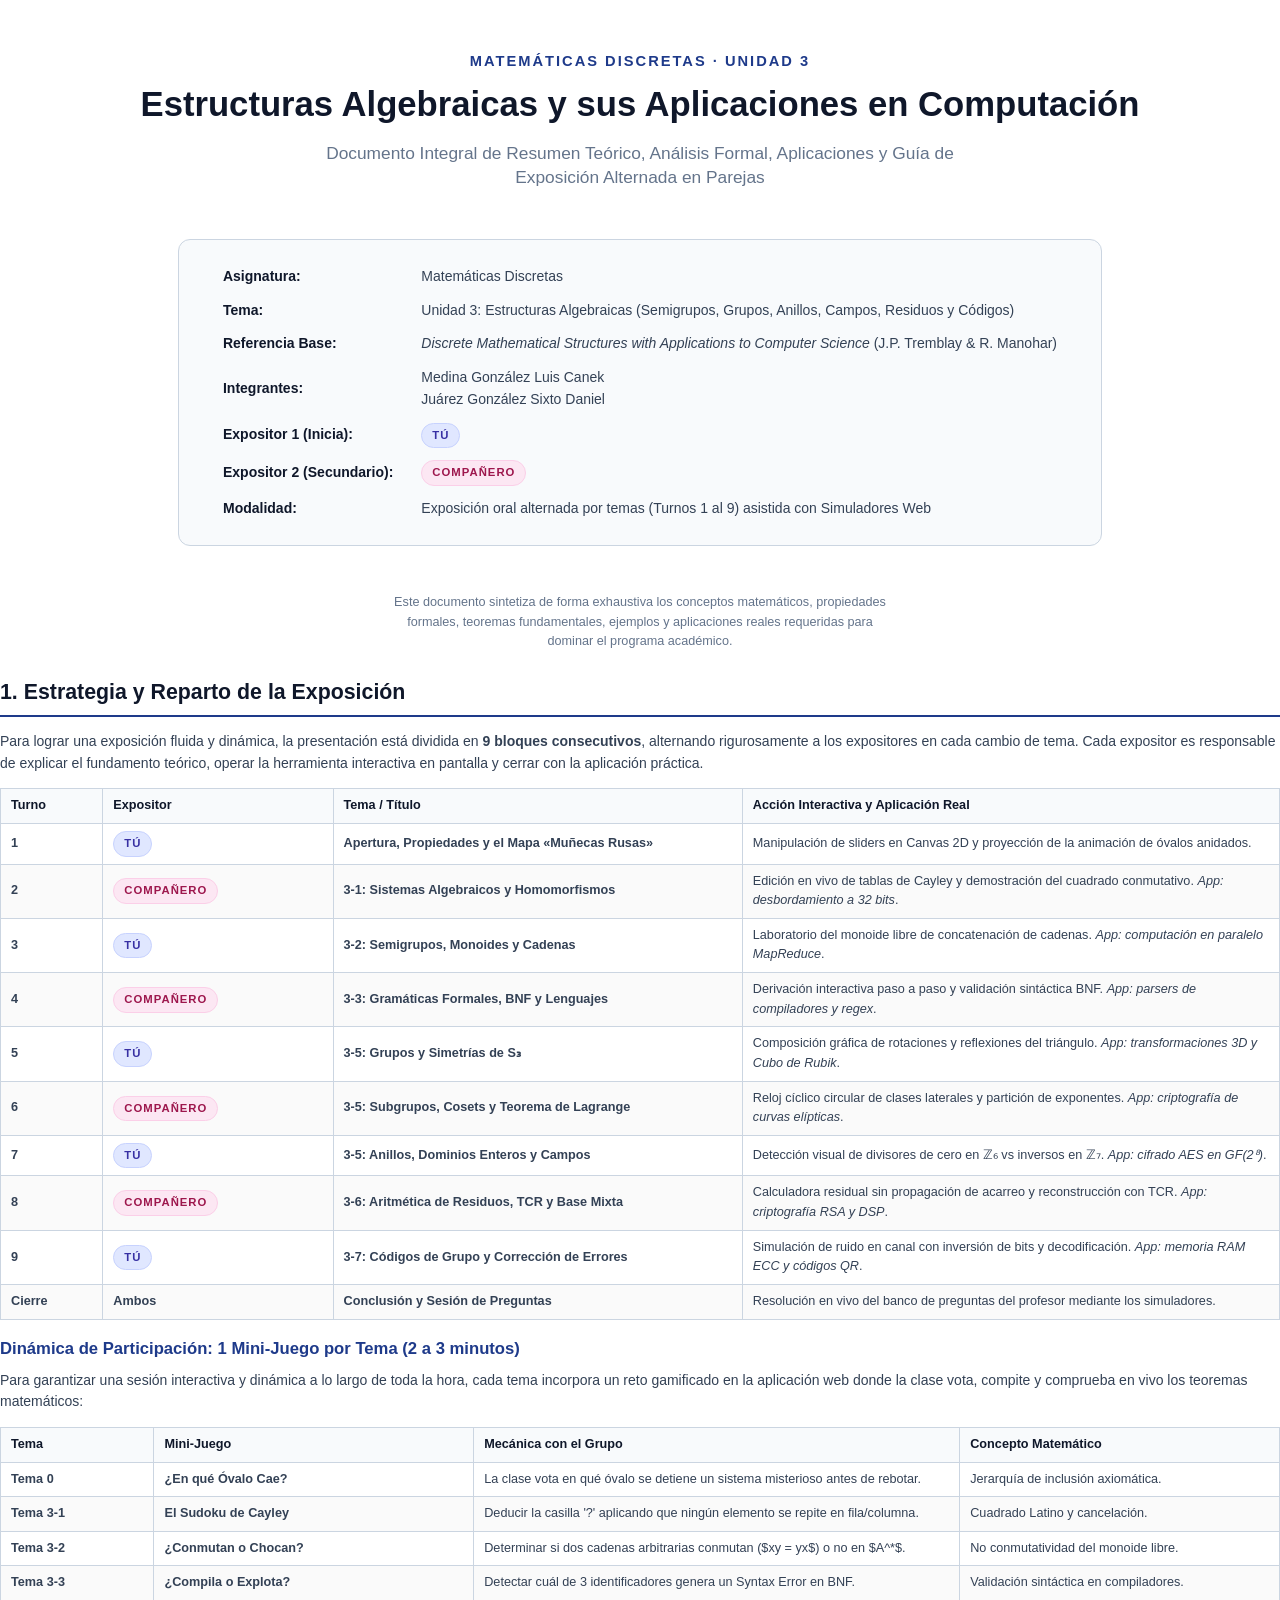
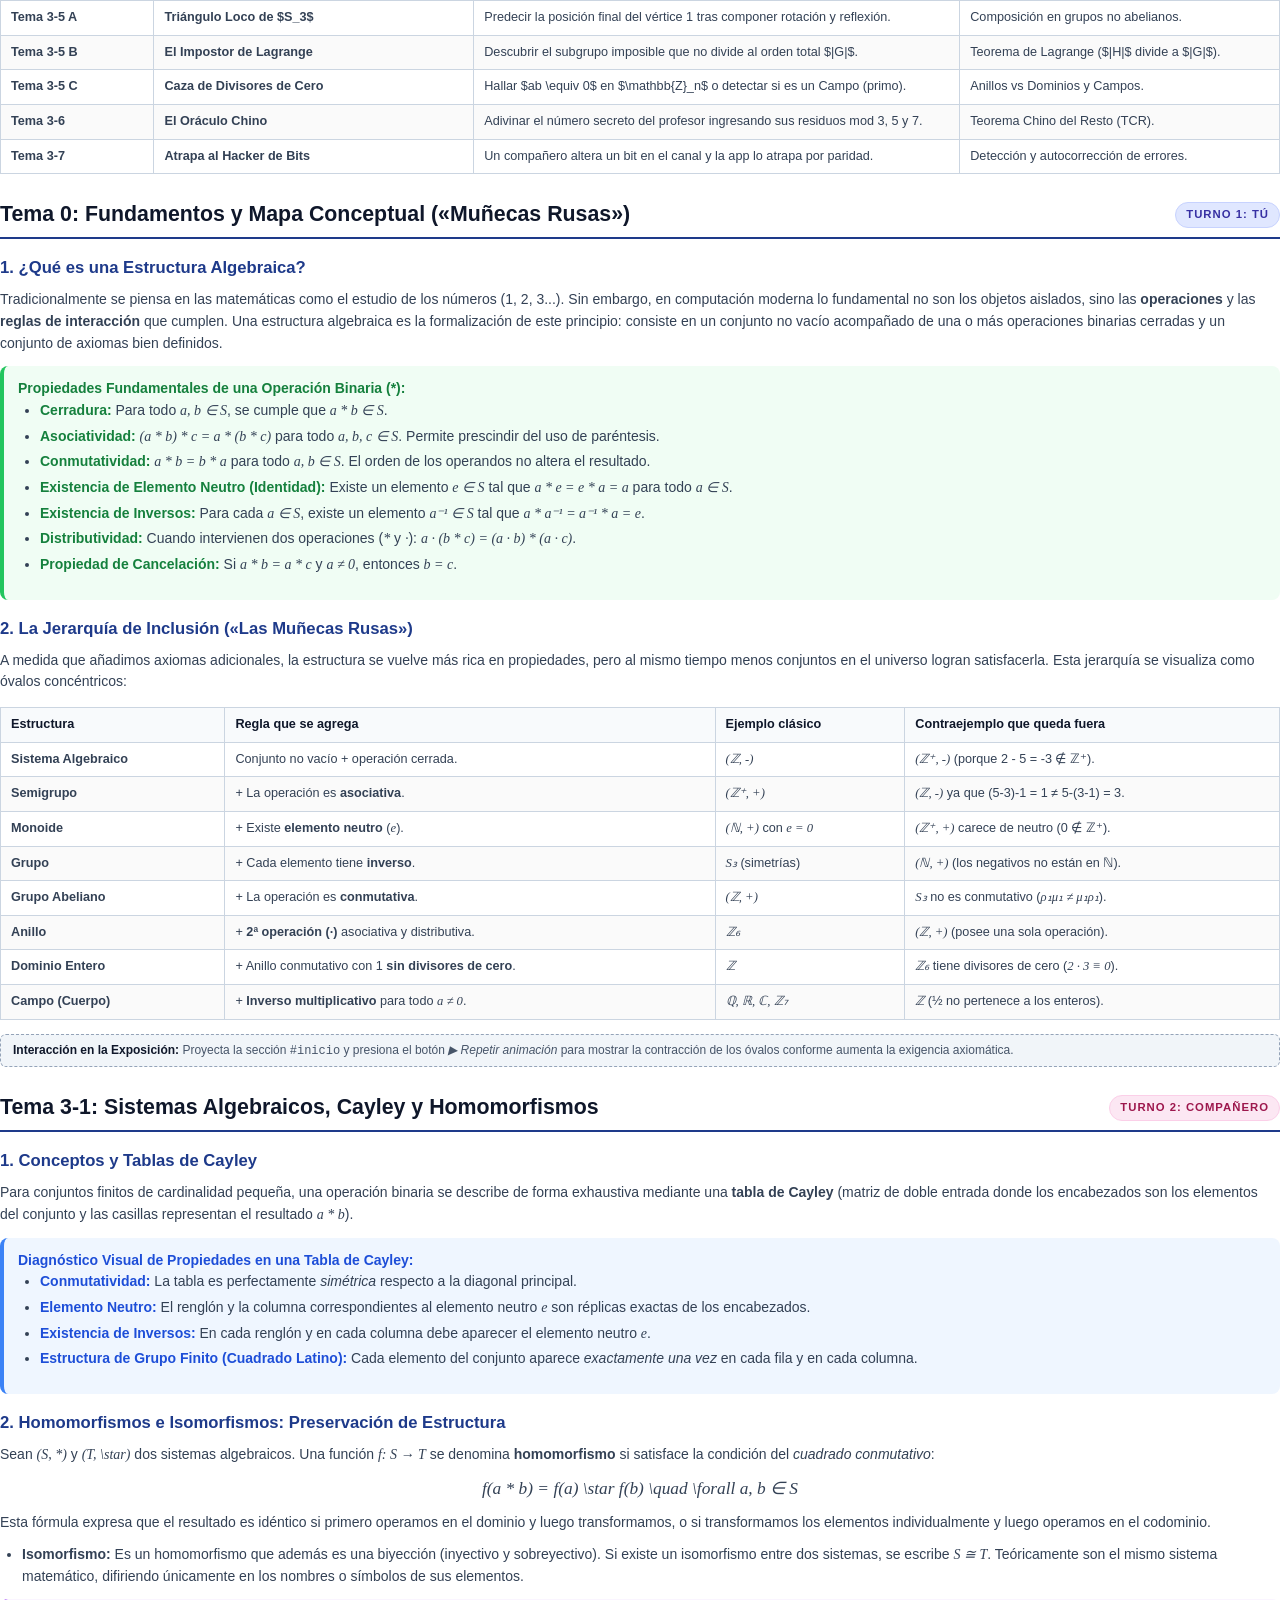
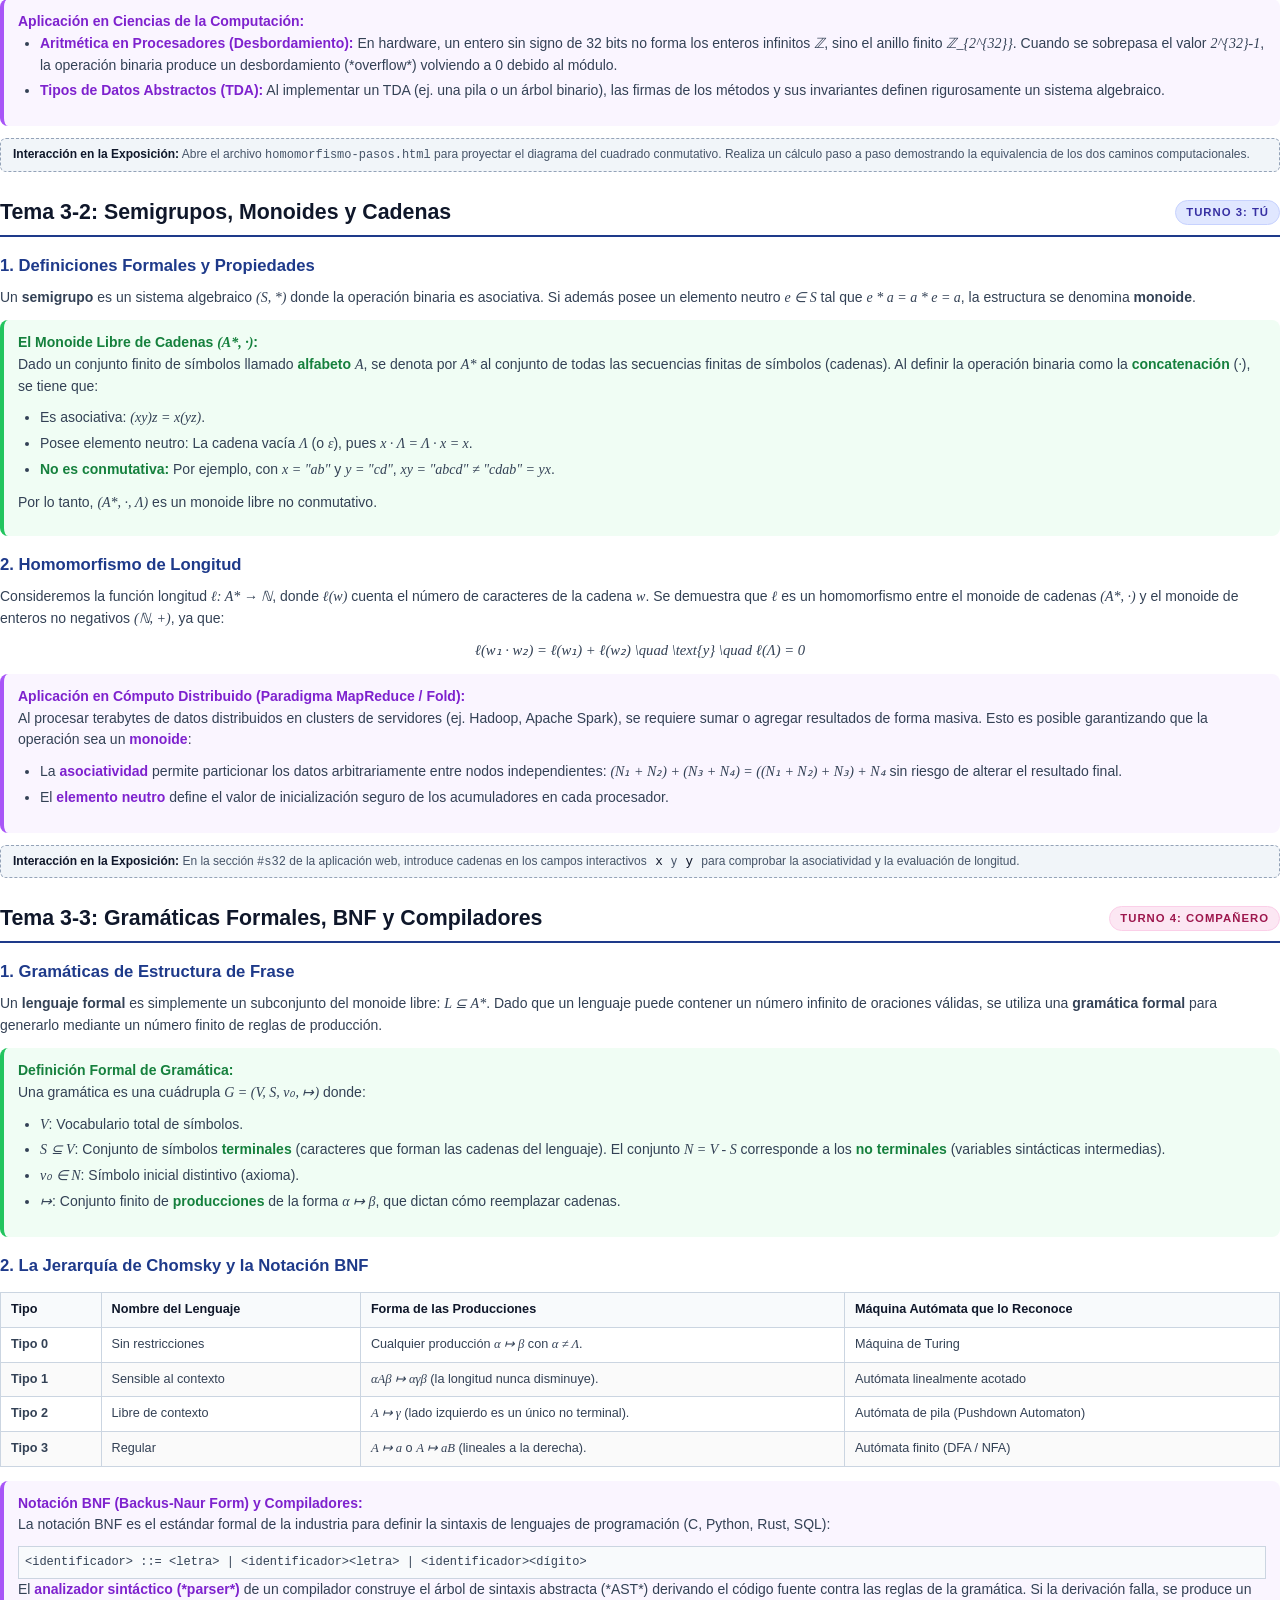
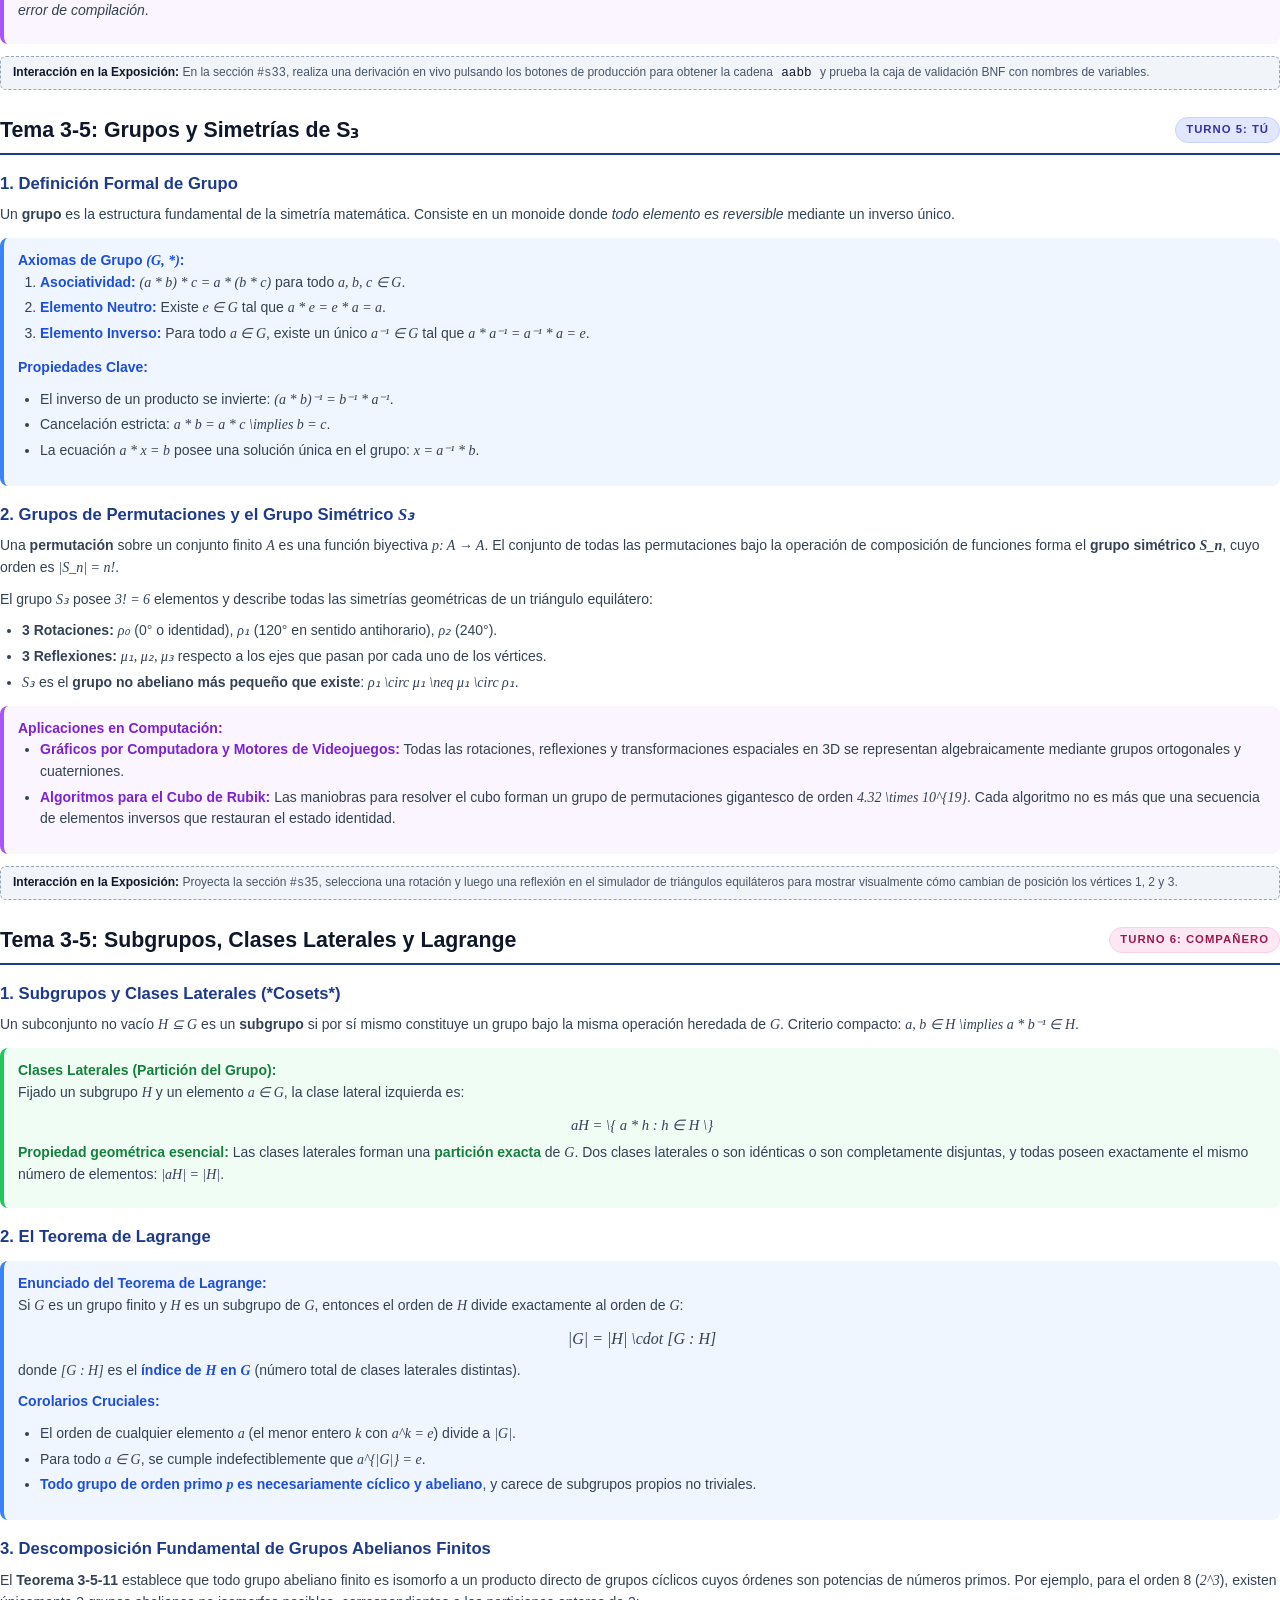
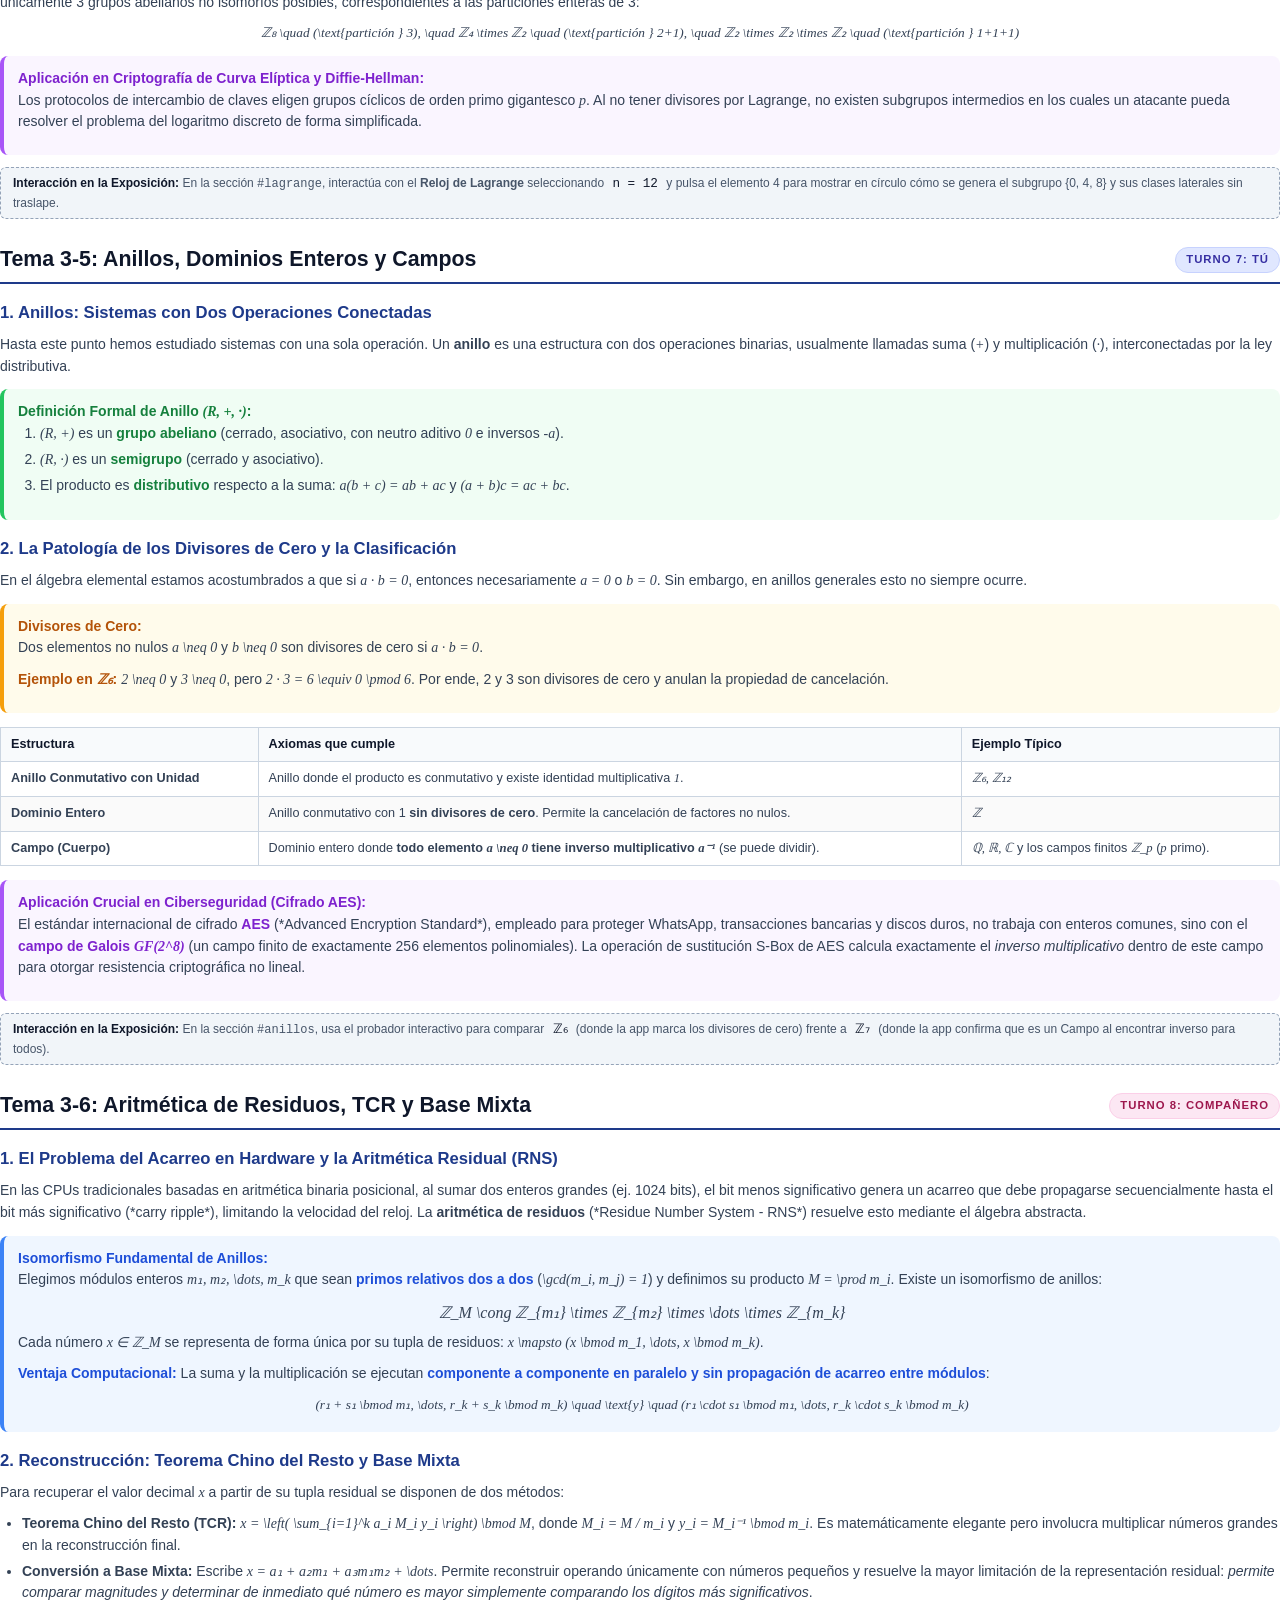
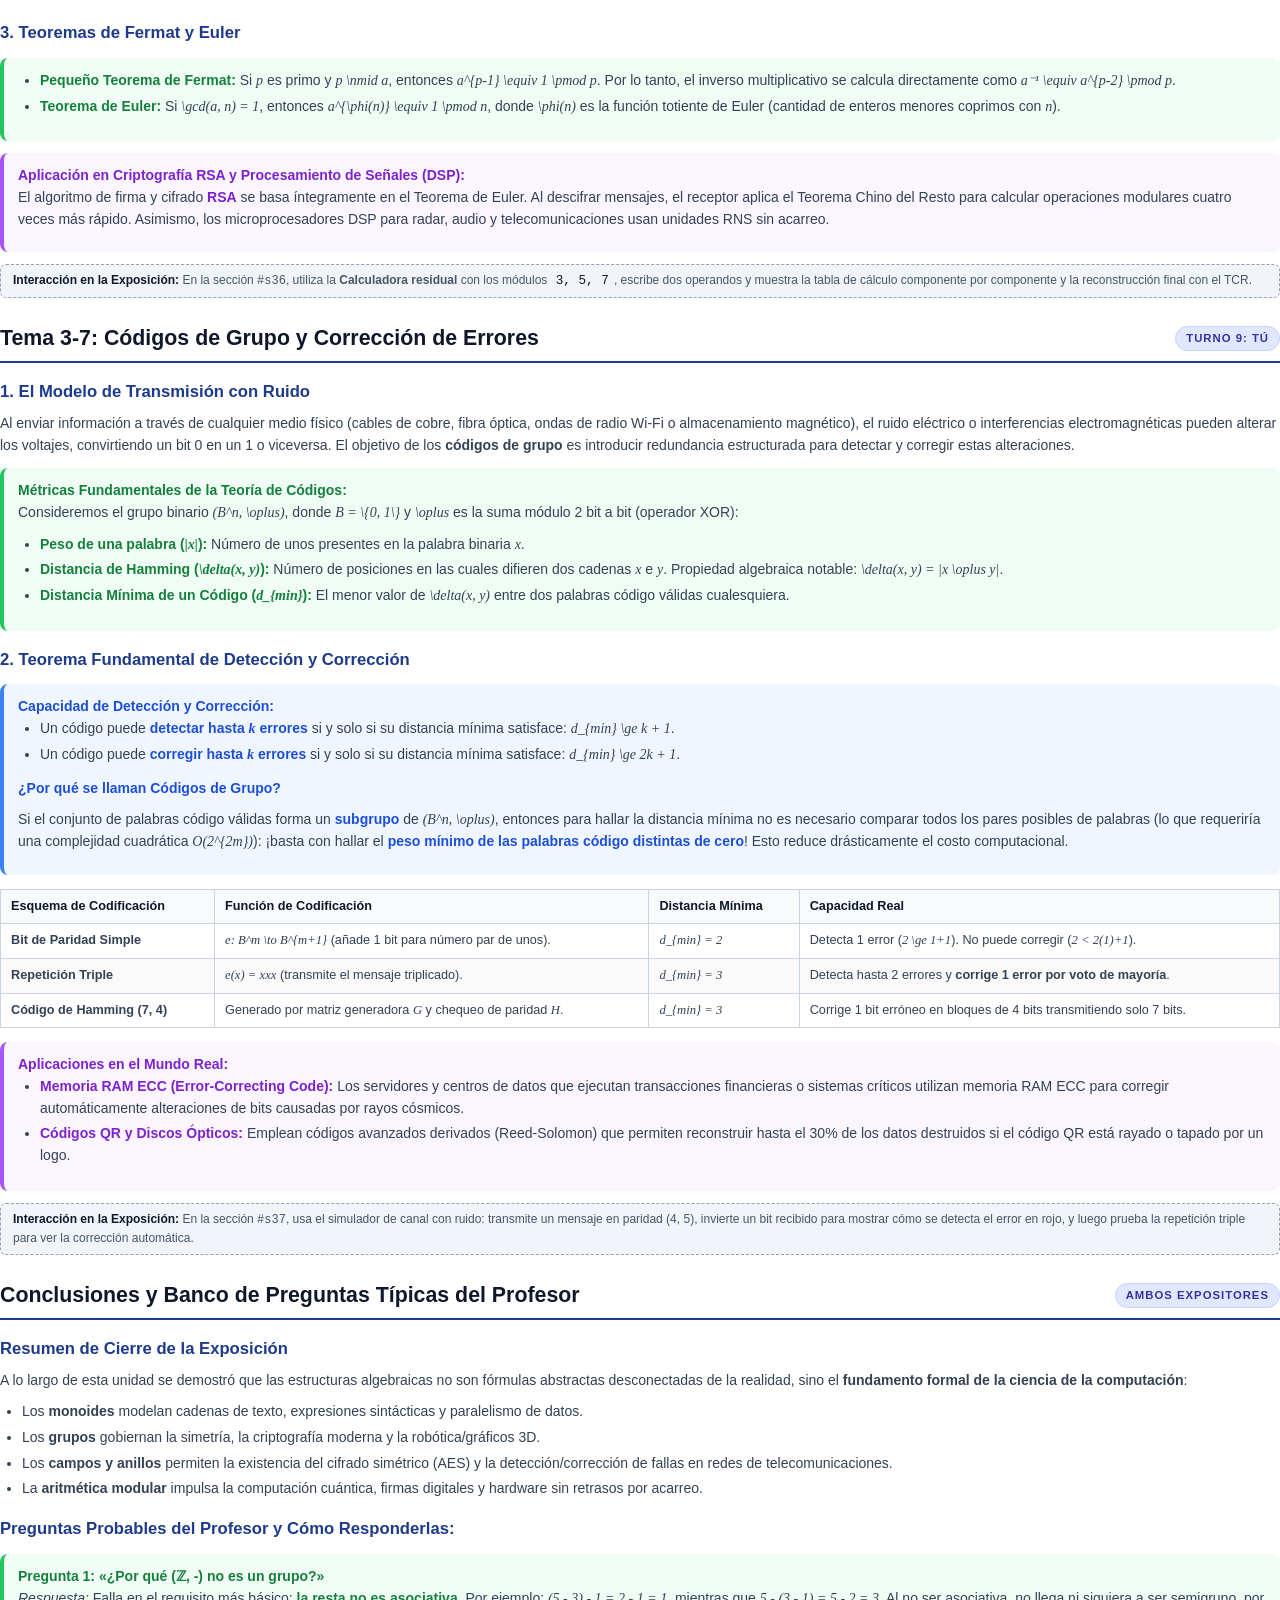
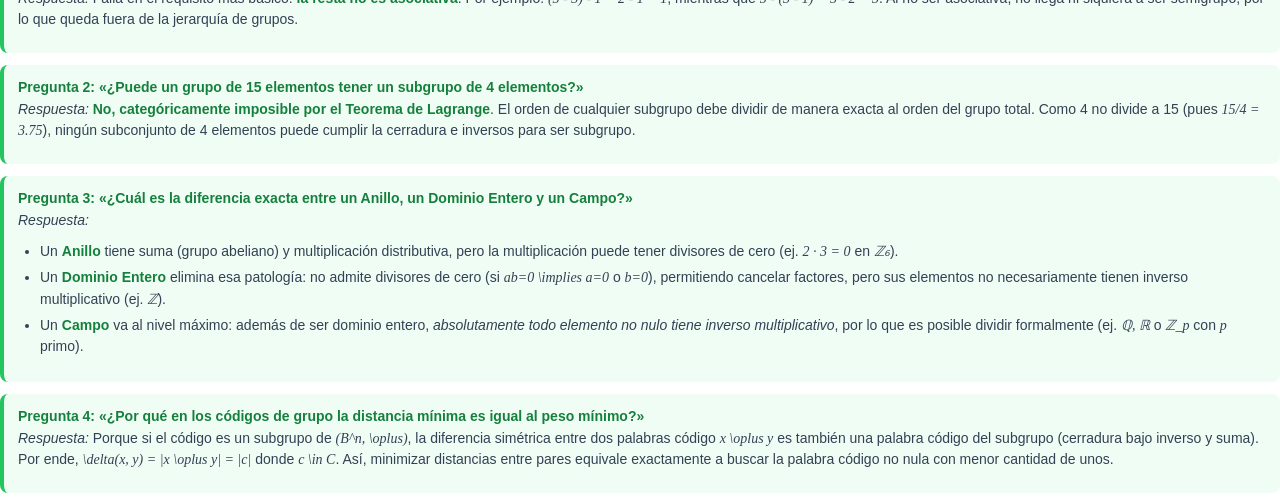
<file: documento_exposicion.html>
<!DOCTYPE html>
<html lang="es">
<head>
  <meta charset="UTF-8">
  <title>Estructuras Algebraicas - Guía Completa de Estudio y Exposición</title>
  <style>
    @page {
      size: letter;
      margin: 18mm 16mm 18mm 16mm;
    }
    :root {
      --primary: #1E3A8A;
      --primary-light: #EFF6FF;
      --secondary: #6B21A8;
      --secondary-light: #FAF5FF;
      --accent: #0D9488;
      --dark: #0F172A;
      --text: #334155;
      --muted: #64748B;
      --border: #CBD5E1;
      --surface: #FFFFFF;
      --bg: #F8FAFC;
      --exp1-bg: #E0E7FF;
      --exp1-ink: #3730A3;
      --exp2-bg: #FCE7F3;
      --exp2-ink: #9D174D;
      --badge-warn-bg: #FEF3C7;
      --badge-warn-ink: #92400E;
      --badge-ok-bg: #DCFCE7;
      --badge-ok-ink: #166534;
    }
    * { box-sizing: border-box; }
    body {
      font-family: -apple-system, BlinkMacSystemFont, "Segoe UI", Roboto, Helvetica, Arial, sans-serif;
      color: var(--text);
      background: #FFFFFF;
      line-height: 1.55;
      font-size: 10.5pt;
      margin: 0;
      padding: 0;
    }
    
    /* Encabezados y portadas */
    .cover {
      page-break-after: always;
      padding-top: 50px;
      text-align: center;
    }
    .cover-tag {
      font-size: 11pt;
      font-weight: 700;
      color: var(--primary);
      text-transform: uppercase;
      letter-spacing: 2px;
      margin-bottom: 12px;
    }
    .cover h1 {
      font-size: 26pt;
      line-height: 1.15;
      color: var(--dark);
      margin: 0 0 16px 0;
      font-weight: 800;
    }
    .cover .subtitle {
      font-size: 13pt;
      color: var(--muted);
      max-width: 650px;
      margin: 0 auto 30px auto;
      line-height: 1.4;
    }
    .cover-meta {
      display: inline-block;
      text-align: left;
      background: var(--bg);
      border: 1px solid var(--border);
      border-radius: 12px;
      padding: 20px 30px;
      margin: 20px auto 40px auto;
    }
    .cover-meta table {
      border-collapse: collapse;
      font-size: 10.5pt;
    }
    .cover-meta td {
      padding: 6px 14px;
    }
    .cover-meta td.label {
      font-weight: 700;
      color: var(--dark);
    }
    .cover-meta td.val {
      color: var(--text);
    }

    /* Tabla de contenidos e introducción */
    .page-break { page-break-before: always; }
    .avoid-break { page-break-inside: avoid; }

    h2 {
      font-size: 16pt;
      color: var(--dark);
      border-bottom: 2px solid var(--primary);
      padding-bottom: 6px;
      margin-top: 24px;
      margin-bottom: 14px;
      display: flex;
      align-items: center;
      justify-content: space-between;
    }
    h3 {
      font-size: 12.5pt;
      color: var(--primary);
      margin-top: 16px;
      margin-bottom: 8px;
    }
    h4 {
      font-size: 11pt;
      color: var(--dark);
      margin-top: 12px;
      margin-bottom: 6px;
    }

    p { margin: 0 0 10px 0; }
    ul, ol { margin: 0 0 12px 0; padding-left: 22px; }
    li { margin-bottom: 4px; }

    /* Badges de expositor */
    .badge-exp {
      display: inline-block;
      font-size: 8.5pt;
      font-weight: 700;
      text-transform: uppercase;
      letter-spacing: 1px;
      padding: 3px 10px;
      border-radius: 999px;
    }
    .badge-exp1 {
      background: var(--exp1-bg);
      color: var(--exp1-ink);
      border: 1px solid #C7D2FE;
    }
    .badge-exp2 {
      background: var(--exp2-bg);
      color: var(--exp2-ink);
      border: 1px solid #FBCFE8;
    }

    /* Cajas temáticas */
    .box {
      border-radius: 8px;
      padding: 12px 14px;
      margin: 12px 0;
      border-left: 4px solid;
    }
    .box-def {
      background: #F0FDF4;
      border-color: #22C55E;
    }
    .box-def strong { color: #15803D; }

    .box-theo {
      background: #EFF6FF;
      border-color: #3B82F6;
    }
    .box-theo strong { color: #1D4ED8; }

    .box-app {
      background: #FAF5FF;
      border-color: #A855F7;
    }
    .box-app strong { color: #7E22CE; }

    .box-warn {
      background: #FFFBEB;
      border-color: #F59E0B;
    }
    .box-warn strong { color: #B45309; }

    .math {
      font-family: "Cambria Math", "Times New Roman", STIX, serif;
      font-style: italic;
    }
    .code {
      font-family: "JetBrains Mono", Consolas, "Courier New", monospace;
      font-size: 9.5pt;
      background: #F1F5F9;
      padding: 1px 5px;
      border-radius: 4px;
      color: #0F172A;
    }

    /* Tablas elegantes */
    table.data-table {
      width: 100%;
      border-collapse: collapse;
      margin: 14px 0;
      font-size: 9.5pt;
    }
    table.data-table th, table.data-table td {
      border: 1px solid var(--border);
      padding: 7px 10px;
      text-align: left;
    }
    table.data-table th {
      background: #F8FAFC;
      color: var(--dark);
      font-weight: 700;
    }
    table.data-table tr:nth-child(even) td {
      background: #FAFAFA;
    }

    .demo-bar {
      background: #F1F5F9;
      border: 1px dashed #94A3B8;
      border-radius: 6px;
      padding: 6px 12px;
      margin-top: 8px;
      font-size: 9pt;
      color: #475569;
    }
    .demo-bar b { color: #0F172A; }

    .header-tag {
      font-size: 9.5pt;
      font-weight: 600;
      color: var(--muted);
    }
  </style>
</head>
<body>

  <!-- ================= PORTADA ================= -->
  <div class="cover">
    <div class="cover-tag">Matemáticas Discretas · Unidad 3</div>
    <h1>Estructuras Algebraicas y sus Aplicaciones en Computación</h1>
    <div class="subtitle">Documento Integral de Resumen Teórico, Análisis Formal, Aplicaciones y Guía de Exposición Alternada en Parejas</div>

    <div class="cover-meta">
      <table>
        <tr>
          <td class="label">Asignatura:</td>
          <td class="val">Matemáticas Discretas</td>
        </tr>
        <tr>
          <td class="label">Tema:</td>
          <td class="val">Unidad 3: Estructuras Algebraicas (Semigrupos, Grupos, Anillos, Campos, Residuos y Códigos)</td>
        </tr>
        <tr>
          <td class="label">Referencia Base:</td>
          <td class="val"><em>Discrete Mathematical Structures with Applications to Computer Science</em> (J.P. Tremblay & R. Manohar)</td>
        </tr>
        <tr>
          <td class="label">Integrantes:</td>
          <td class="val">Medina González Luis Canek<br>Juárez González Sixto Daniel</td>
        </tr>
        <tr>
          <td class="label">Expositor 1 (Inicia):</td>
          <td class="val"><span class="badge-exp badge-exp1">TÚ</span></td>
        </tr>
        <tr>
          <td class="label">Expositor 2 (Secundario):</td>
          <td class="val"><span class="badge-exp badge-exp2">COMPAÑERO</span></td>
        </tr>
        <tr>
          <td class="label">Modalidad:</td>
          <td class="val">Exposición oral alternada por temas (Turnos 1 al 9) asistida con Simuladores Web</td>
        </tr>
      </table>
    </div>

    <div style="font-size: 9.5pt; color: var(--muted); max-width: 500px; margin: 0 auto;">
      Este documento sintetiza de forma exhaustiva los conceptos matemáticos, propiedades formales, teoremas fundamentales, ejemplos y aplicaciones reales requeridas para dominar el programa académico.
    </div>
  </div>

  <!-- ================= TABLA DE DISTRIBUCIÓN ================= -->
  <div class="page-break">
    <h2>1. Estrategia y Reparto de la Exposición</h2>
    <p>Para lograr una exposición fluida y dinámica, la presentación está dividida en <strong>9 bloques consecutivos</strong>, alternando rigurosamente a los expositores en cada cambio de tema. Cada expositor es responsable de explicar el fundamento teórico, operar la herramienta interactiva en pantalla y cerrar con la aplicación práctica.</p>

    <table class="data-table">
      <thead>
        <tr>
          <th style="width: 8%;">Turno</th>
          <th style="width: 18%;">Expositor</th>
          <th style="width: 32%;">Tema / Título</th>
          <th style="width: 42%;">Acción Interactiva y Aplicación Real</th>
        </tr>
      </thead>
      <tbody>
        <tr>
          <td><strong>1</strong></td>
          <td><span class="badge-exp badge-exp1">Tú</span></td>
          <td><strong>Apertura, Propiedades y el Mapa «Muñecas Rusas»</strong></td>
          <td>Manipulación de sliders en Canvas 2D y proyección de la animación de óvalos anidados.</td>
        </tr>
        <tr>
          <td><strong>2</strong></td>
          <td><span class="badge-exp badge-exp2">Compañero</span></td>
          <td><strong>3-1: Sistemas Algebraicos y Homomorfismos</strong></td>
          <td>Edición en vivo de tablas de Cayley y demostración del cuadrado conmutativo. <em>App: desbordamiento a 32 bits</em>.</td>
        </tr>
        <tr>
          <td><strong>3</strong></td>
          <td><span class="badge-exp badge-exp1">Tú</span></td>
          <td><strong>3-2: Semigrupos, Monoides y Cadenas</strong></td>
          <td>Laboratorio del monoide libre de concatenación de cadenas. <em>App: computación en paralelo MapReduce</em>.</td>
        </tr>
        <tr>
          <td><strong>4</strong></td>
          <td><span class="badge-exp badge-exp2">Compañero</span></td>
          <td><strong>3-3: Gramáticas Formales, BNF y Lenguajes</strong></td>
          <td>Derivación interactiva paso a paso y validación sintáctica BNF. <em>App: parsers de compiladores y regex</em>.</td>
        </tr>
        <tr>
          <td><strong>5</strong></td>
          <td><span class="badge-exp badge-exp1">Tú</span></td>
          <td><strong>3-5: Grupos y Simetrías de S₃</strong></td>
          <td>Composición gráfica de rotaciones y reflexiones del triángulo. <em>App: transformaciones 3D y Cubo de Rubik</em>.</td>
        </tr>
        <tr>
          <td><strong>6</strong></td>
          <td><span class="badge-exp badge-exp2">Compañero</span></td>
          <td><strong>3-5: Subgrupos, Cosets y Teorema de Lagrange</strong></td>
          <td>Reloj cíclico circular de clases laterales y partición de exponentes. <em>App: criptografía de curvas elípticas</em>.</td>
        </tr>
        <tr>
          <td><strong>7</strong></td>
          <td><span class="badge-exp badge-exp1">Tú</span></td>
          <td><strong>3-5: Anillos, Dominios Enteros y Campos</strong></td>
          <td>Detección visual de divisores de cero en ℤ₆ vs inversos en ℤ₇. <em>App: cifrado AES en GF(2⁸)</em>.</td>
        </tr>
        <tr>
          <td><strong>8</strong></td>
          <td><span class="badge-exp badge-exp2">Compañero</span></td>
          <td><strong>3-6: Aritmética de Residuos, TCR y Base Mixta</strong></td>
          <td>Calculadora residual sin propagación de acarreo y reconstrucción con TCR. <em>App: criptografía RSA y DSP</em>.</td>
        </tr>
        <tr>
          <td><strong>9</strong></td>
          <td><span class="badge-exp badge-exp1">Tú</span></td>
          <td><strong>3-7: Códigos de Grupo y Corrección de Errores</strong></td>
          <td>Simulación de ruido en canal con inversión de bits y decodificación. <em>App: memoria RAM ECC y códigos QR</em>.</td>
        </tr>
        <tr>
          <td><strong>Cierre</strong></td>
          <td><strong>Ambos</strong></td>
          <td><strong>Conclusión y Sesión de Preguntas</strong></td>
          <td>Resolución en vivo del banco de preguntas del profesor mediante los simuladores.</td>
        </tr>
      </tbody>
    </table>

    <h3>Dinámica de Participación: 1 Mini-Juego por Tema (2 a 3 minutos)</h3>
    <p>Para garantizar una sesión interactiva y dinámica a lo largo de toda la hora, cada tema incorpora un reto gamificado en la aplicación web donde la clase vota, compite y comprueba en vivo los teoremas matemáticos:</p>
    <table class="data-table">
      <thead>
        <tr>
          <th style="width: 12%;">Tema</th>
          <th style="width: 25%;">Mini-Juego</th>
          <th style="width: 38%;">Mecánica con el Grupo</th>
          <th style="width: 25%;">Concepto Matemático</th>
        </tr>
      </thead>
      <tbody>
        <tr>
          <td><strong>Tema 0</strong></td>
          <td><strong>¿En qué Óvalo Cae?</strong></td>
          <td>La clase vota en qué óvalo se detiene un sistema misterioso antes de rebotar.</td>
          <td>Jerarquía de inclusión axiomática.</td>
        </tr>
        <tr>
          <td><strong>Tema 3-1</strong></td>
          <td><strong>El Sudoku de Cayley</strong></td>
          <td>Deducir la casilla '?' aplicando que ningún elemento se repite en fila/columna.</td>
          <td>Cuadrado Latino y cancelación.</td>
        </tr>
        <tr>
          <td><strong>Tema 3-2</strong></td>
          <td><strong>¿Conmutan o Chocan?</strong></td>
          <td>Determinar si dos cadenas arbitrarias conmutan ($xy = yx$) o no en $A^*$.</td>
          <td>No conmutatividad del monoide libre.</td>
        </tr>
        <tr>
          <td><strong>Tema 3-3</strong></td>
          <td><strong>¿Compila o Explota?</strong></td>
          <td>Detectar cuál de 3 identificadores genera un Syntax Error en BNF.</td>
          <td>Validación sintáctica en compiladores.</td>
        </tr>
        <tr>
          <td><strong>Tema 3-5 A</strong></td>
          <td><strong>Triángulo Loco de $S_3$</strong></td>
          <td>Predecir la posición final del vértice 1 tras componer rotación y reflexión.</td>
          <td>Composición en grupos no abelianos.</td>
        </tr>
        <tr>
          <td><strong>Tema 3-5 B</strong></td>
          <td><strong>El Impostor de Lagrange</strong></td>
          <td>Descubrir el subgrupo imposible que no divide al orden total $|G|$.</td>
          <td>Teorema de Lagrange ($|H|$ divide a $|G|$).</td>
        </tr>
        <tr>
          <td><strong>Tema 3-5 C</strong></td>
          <td><strong>Caza de Divisores de Cero</strong></td>
          <td>Hallar $ab \equiv 0$ en $\mathbb{Z}_n$ o detectar si es un Campo (primo).</td>
          <td>Anillos vs Dominios y Campos.</td>
        </tr>
        <tr>
          <td><strong>Tema 3-6</strong></td>
          <td><strong>El Oráculo Chino</strong></td>
          <td>Adivinar el número secreto del profesor ingresando sus residuos mod 3, 5 y 7.</td>
          <td>Teorema Chino del Resto (TCR).</td>
        </tr>
        <tr>
          <td><strong>Tema 3-7</strong></td>
          <td><strong>Atrapa al Hacker de Bits</strong></td>
          <td>Un compañero altera un bit en el canal y la app lo atrapa por paridad.</td>
          <td>Detección y autocorrección de errores.</td>
        </tr>
      </tbody>
    </table>
  </div>

  <!-- ================= TEMA 0 ================= -->
  <div class="page-break">
    <h2>
      <span>Tema 0: Fundamentos y Mapa Conceptual («Muñecas Rusas»)</span>
      <span class="badge-exp badge-exp1">Turno 1: Tú</span>
    </h2>

    <h3>1. ¿Qué es una Estructura Algebraica?</h3>
    <p>Tradicionalmente se piensa en las matemáticas como el estudio de los números (1, 2, 3...). Sin embargo, en computación moderna lo fundamental no son los objetos aislados, sino las <strong>operaciones</strong> y las <strong>reglas de interacción</strong> que cumplen. Una estructura algebraica es la formalización de este principio: consiste en un conjunto no vacío acompañado de una o más operaciones binarias cerradas y un conjunto de axiomas bien definidos.</p>

    <div class="box box-def">
      <strong>Propiedades Fundamentales de una Operación Binaria (*):</strong>
      <ul>
        <li><strong>Cerradura:</strong> Para todo <span class="math">a, b ∈ S</span>, se cumple que <span class="math">a * b ∈ S</span>.</li>
        <li><strong>Asociatividad:</strong> <span class="math">(a * b) * c = a * (b * c)</span> para todo <span class="math">a, b, c ∈ S</span>. Permite prescindir del uso de paréntesis.</li>
        <li><strong>Conmutatividad:</strong> <span class="math">a * b = b * a</span> para todo <span class="math">a, b ∈ S</span>. El orden de los operandos no altera el resultado.</li>
        <li><strong>Existencia de Elemento Neutro (Identidad):</strong> Existe un elemento <span class="math">e ∈ S</span> tal que <span class="math">a * e = e * a = a</span> para todo <span class="math">a ∈ S</span>.</li>
        <li><strong>Existencia de Inversos:</strong> Para cada <span class="math">a ∈ S</span>, existe un elemento <span class="math">a⁻¹ ∈ S</span> tal que <span class="math">a * a⁻¹ = a⁻¹ * a = e</span>.</li>
        <li><strong>Distributividad:</strong> Cuando intervienen dos operaciones (<span class="math">*</span> y <span class="math">·</span>): <span class="math">a · (b * c) = (a · b) * (a · c)</span>.</li>
        <li><strong>Propiedad de Cancelación:</strong> Si <span class="math">a * b = a * c</span> y <span class="math">a ≠ 0</span>, entonces <span class="math">b = c</span>.</li>
      </ul>
    </div>

    <h3>2. La Jerarquía de Inclusión («Las Muñecas Rusas»)</h3>
    <p>A medida que añadimos axiomas adicionales, la estructura se vuelve más rica en propiedades, pero al mismo tiempo menos conjuntos en el universo logran satisfacerla. Esta jerarquía se visualiza como óvalos concéntricos:</p>
    
    <table class="data-table">
      <thead>
        <tr>
          <th>Estructura</th>
          <th>Regla que se agrega</th>
          <th>Ejemplo clásico</th>
          <th>Contraejemplo que queda fuera</th>
        </tr>
      </thead>
      <tbody>
        <tr>
          <td><strong>Sistema Algebraico</strong></td>
          <td>Conjunto no vacío + operación cerrada.</td>
          <td><span class="math">(ℤ, -)</span></td>
          <td><span class="math">(ℤ⁺, -)</span> (porque 2 - 5 = -3 ∉ ℤ⁺).</td>
        </tr>
        <tr>
          <td><strong>Semigrupo</strong></td>
          <td>+ La operación es <strong>asociativa</strong>.</td>
          <td><span class="math">(ℤ⁺, +)</span></td>
          <td><span class="math">(ℤ, -)</span> ya que (5-3)-1 = 1 ≠ 5-(3-1) = 3.</td>
        </tr>
        <tr>
          <td><strong>Monoide</strong></td>
          <td>+ Existe <strong>elemento neutro</strong> (<span class="math">e</span>).</td>
          <td><span class="math">(ℕ, +)</span> con <span class="math">e = 0</span></td>
          <td><span class="math">(ℤ⁺, +)</span> carece de neutro (0 ∉ ℤ⁺).</td>
        </tr>
        <tr>
          <td><strong>Grupo</strong></td>
          <td>+ Cada elemento tiene <strong>inverso</strong>.</td>
          <td><span class="math">S₃</span> (simetrías)</td>
          <td><span class="math">(ℕ, +)</span> (los negativos no están en ℕ).</td>
        </tr>
        <tr>
          <td><strong>Grupo Abeliano</strong></td>
          <td>+ La operación es <strong>conmutativa</strong>.</td>
          <td><span class="math">(ℤ, +)</span></td>
          <td><span class="math">S₃</span> no es conmutativo (<span class="math">ρ₁μ₁ ≠ μ₁ρ₁</span>).</td>
        </tr>
        <tr>
          <td><strong>Anillo</strong></td>
          <td>+ <strong>2ª operación (·)</strong> asociativa y distributiva.</td>
          <td><span class="math">ℤ₆</span></td>
          <td><span class="math">(ℤ, +)</span> (posee una sola operación).</td>
        </tr>
        <tr>
          <td><strong>Dominio Entero</strong></td>
          <td>+ Anillo conmutativo con 1 <strong>sin divisores de cero</strong>.</td>
          <td><span class="math">ℤ</span></td>
          <td><span class="math">ℤ₆</span> tiene divisores de cero (<span class="math">2 · 3 ≡ 0</span>).</td>
        </tr>
        <tr>
          <td><strong>Campo (Cuerpo)</strong></td>
          <td>+ <strong>Inverso multiplicativo</strong> para todo <span class="math">a ≠ 0</span>.</td>
          <td><span class="math">ℚ, ℝ, ℂ, ℤ₇</span></td>
          <td><span class="math">ℤ</span> (½ no pertenece a los enteros).</td>
        </tr>
      </tbody>
    </table>

    <div class="demo-bar">
      <b>Interacción en la Exposición:</b> Proyecta la sección <code>#inicio</code> y presiona el botón <em>▶ Repetir animación</em> para mostrar la contracción de los óvalos conforme aumenta la exigencia axiomática.
    </div>
  </div>

  <!-- ================= TEMA 3-1 ================= -->
  <div class="page-break">
    <h2>
      <span>Tema 3-1: Sistemas Algebraicos, Cayley y Homomorfismos</span>
      <span class="badge-exp badge-exp2">Turno 2: Compañero</span>
    </h2>

    <h3>1. Conceptos y Tablas de Cayley</h3>
    <p>Para conjuntos finitos de cardinalidad pequeña, una operación binaria se describe de forma exhaustiva mediante una <strong>tabla de Cayley</strong> (matriz de doble entrada donde los encabezados son los elementos del conjunto y las casillas representan el resultado <span class="math">a * b</span>).</p>

    <div class="box box-theo">
      <strong>Diagnóstico Visual de Propiedades en una Tabla de Cayley:</strong>
      <ul>
        <li><strong>Conmutatividad:</strong> La tabla es perfectamente <em>simétrica</em> respecto a la diagonal principal.</li>
        <li><strong>Elemento Neutro:</strong> El renglón y la columna correspondientes al elemento neutro <span class="math">e</span> son réplicas exactas de los encabezados.</li>
        <li><strong>Existencia de Inversos:</strong> En cada renglón y en cada columna debe aparecer el elemento neutro <span class="math">e</span>.</li>
        <li><strong>Estructura de Grupo Finito (Cuadrado Latino):</strong> Cada elemento del conjunto aparece <em>exactamente una vez</em> en cada fila y en cada columna.</li>
      </ul>
    </div>

    <h3>2. Homomorfismos e Isomorfismos: Preservación de Estructura</h3>
    <p>Sean <span class="math">(S, *)</span> y <span class="math">(T, \star)</span> dos sistemas algebraicos. Una función <span class="math">f: S → T</span> se denomina <strong>homomorfismo</strong> si satisface la condición del <em>cuadrado conmutativo</em>:</p>
    <div style="text-align:center; font-size: 13pt; margin: 10px 0;" class="math">
      f(a * b) = f(a) \star f(b) \quad \forall a, b ∈ S
    </div>
    <p>Esta fórmula expresa que el resultado es idéntico si primero operamos en el dominio y luego transformamos, o si transformamos los elementos individualmente y luego operamos en el codominio.</p>
    <ul>
      <li><strong>Isomorfismo:</strong> Es un homomorfismo que además es una biyección (inyectivo y sobreyectivo). Si existe un isomorfismo entre dos sistemas, se escribe <span class="math">S ≅ T</span>. Teóricamente son el mismo sistema matemático, difiriendo únicamente en los nombres o símbolos de sus elementos.</li>
    </ul>

    <div class="box box-app">
      <strong>Aplicación en Ciencias de la Computación:</strong>
      <ul>
        <li><strong>Aritmética en Procesadores (Desbordamiento):</strong> En hardware, un entero sin signo de 32 bits no forma los enteros infinitos <span class="math">ℤ</span>, sino el anillo finito <span class="math">ℤ_{2^{32}}</span>. Cuando se sobrepasa el valor <span class="math">2^{32}-1</span>, la operación binaria produce un desbordamiento (*overflow*) volviendo a 0 debido al módulo.</li>
        <li><strong>Tipos de Datos Abstractos (TDA):</strong> Al implementar un TDA (ej. una pila o un árbol binario), las firmas de los métodos y sus invariantes definen rigurosamente un sistema algebraico.</li>
      </ul>
    </div>

    <div class="demo-bar">
      <b>Interacción en la Exposición:</b> Abre el archivo <code>homomorfismo-pasos.html</code> para proyectar el diagrama del cuadrado conmutativo. Realiza un cálculo paso a paso demostrando la equivalencia de los dos caminos computacionales.
    </div>
  </div>

  <!-- ================= TEMA 3-2 ================= -->
  <div class="page-break">
    <h2>
      <span>Tema 3-2: Semigrupos, Monoides y Cadenas</span>
      <span class="badge-exp badge-exp1">Turno 3: Tú</span>
    </h2>

    <h3>1. Definiciones Formales y Propiedades</h3>
    <p>Un <strong>semigrupo</strong> es un sistema algebraico <span class="math">(S, *)</span> donde la operación binaria es asociativa. Si además posee un elemento neutro <span class="math">e ∈ S</span> tal que <span class="math">e * a = a * e = a</span>, la estructura se denomina <strong>monoide</strong>.</p>

    <div class="box box-def">
      <strong>El Monoide Libre de Cadenas <span class="math">(A*, ·)</span>:</strong>
      <p>Dado un conjunto finito de símbolos llamado <strong>alfabeto</strong> <span class="math">A</span>, se denota por <span class="math">A*</span> al conjunto de todas las secuencias finitas de símbolos (cadenas). Al definir la operación binaria como la <strong>concatenación</strong> (<span class="math">·</span>), se tiene que:</p>
      <ul>
        <li>Es asociativa: <span class="math">(xy)z = x(yz)</span>.</li>
        <li>Posee elemento neutro: La cadena vacía <span class="math">Λ</span> (o <span class="math">ε</span>), pues <span class="math">x · Λ = Λ · x = x</span>.</li>
        <li><strong>No es conmutativa:</strong> Por ejemplo, con <span class="math">x = "ab"</span> y <span class="math">y = "cd"</span>, <span class="math">xy = "abcd" ≠ "cdab" = yx</span>.</li>
      </ul>
      <p>Por lo tanto, <span class="math">(A*, ·, Λ)</span> es un monoide libre no conmutativo.</p>
    </div>

    <h3>2. Homomorfismo de Longitud</h3>
    <p>Consideremos la función longitud <span class="math">ℓ: A* → ℕ</span>, donde <span class="math">ℓ(w)</span> cuenta el número de caracteres de la cadena <span class="math">w</span>. Se demuestra que <span class="math">ℓ</span> es un homomorfismo entre el monoide de cadenas <span class="math">(A*, ·)</span> y el monoide de enteros no negativos <span class="math">(ℕ, +)</span>, ya que:</p>
    <div style="text-align:center; font-size: 11pt; margin: 8px 0;" class="math">
      ℓ(w₁ · w₂) = ℓ(w₁) + ℓ(w₂) \quad \text{y} \quad ℓ(Λ) = 0
    </div>

    <div class="box box-app">
      <strong>Aplicación en Cómputo Distribuido (Paradigma MapReduce / Fold):</strong>
      <p>Al procesar terabytes de datos distribuidos en clusters de servidores (ej. Hadoop, Apache Spark), se requiere sumar o agregar resultados de forma masiva. Esto es posible garantizando que la operación sea un <strong>monoide</strong>:</p>
      <ul>
        <li>La <strong>asociatividad</strong> permite particionar los datos arbitrariamente entre nodos independientes: <span class="math">(N₁ + N₂) + (N₃ + N₄) = ((N₁ + N₂) + N₃) + N₄</span> sin riesgo de alterar el resultado final.</li>
        <li>El <strong>elemento neutro</strong> define el valor de inicialización seguro de los acumuladores en cada procesador.</li>
      </ul>
    </div>

    <div class="demo-bar">
      <b>Interacción en la Exposición:</b> En la sección <code>#s32</code> de la aplicación web, introduce cadenas en los campos interactivos <span class="code">x</span> y <span class="code">y</span> para comprobar la asociatividad y la evaluación de longitud.
    </div>
  </div>

  <!-- ================= TEMA 3-3 ================= -->
  <div class="page-break">
    <h2>
      <span>Tema 3-3: Gramáticas Formales, BNF y Compiladores</span>
      <span class="badge-exp badge-exp2">Turno 4: Compañero</span>
    </h2>

    <h3>1. Gramáticas de Estructura de Frase</h3>
    <p>Un <strong>lenguaje formal</strong> es simplemente un subconjunto del monoide libre: <span class="math">L ⊆ A*</span>. Dado que un lenguaje puede contener un número infinito de oraciones válidas, se utiliza una <strong>gramática formal</strong> para generarlo mediante un número finito de reglas de producción.</p>

    <div class="box box-def">
      <strong>Definición Formal de Gramática:</strong>
      <p>Una gramática es una cuádrupla <span class="math">G = (V, S, v₀, ↦)</span> donde:</p>
      <ul>
        <li><span class="math">V</span>: Vocabulario total de símbolos.</li>
        <li><span class="math">S ⊆ V</span>: Conjunto de símbolos <strong>terminales</strong> (caracteres que forman las cadenas del lenguaje). El conjunto <span class="math">N = V - S</span> corresponde a los <strong>no terminales</strong> (variables sintácticas intermedias).</li>
        <li><span class="math">v₀ ∈ N</span>: Símbolo inicial distintivo (axioma).</li>
        <li><span class="math">↦</span>: Conjunto finito de <strong>producciones</strong> de la forma <span class="math">α ↦ β</span>, que dictan cómo reemplazar cadenas.</li>
      </ul>
    </div>

    <h3>2. La Jerarquía de Chomsky y la Notación BNF</h3>
    <table class="data-table">
      <thead>
        <tr>
          <th>Tipo</th>
          <th>Nombre del Lenguaje</th>
          <th>Forma de las Producciones</th>
          <th>Máquina Autómata que lo Reconoce</th>
        </tr>
      </thead>
      <tbody>
        <tr>
          <td><strong>Tipo 0</strong></td>
          <td>Sin restricciones</td>
          <td>Cualquier producción <span class="math">α ↦ β</span> con <span class="math">α ≠ Λ</span>.</td>
          <td>Máquina de Turing</td>
        </tr>
        <tr>
          <td><strong>Tipo 1</strong></td>
          <td>Sensible al contexto</td>
          <td><span class="math">αAβ ↦ αγβ</span> (la longitud nunca disminuye).</td>
          <td>Autómata linealmente acotado</td>
        </tr>
        <tr>
          <td><strong>Tipo 2</strong></td>
          <td>Libre de contexto</td>
          <td><span class="math">A ↦ γ</span> (lado izquierdo es un único no terminal).</td>
          <td>Autómata de pila (Pushdown Automaton)</td>
        </tr>
        <tr>
          <td><strong>Tipo 3</strong></td>
          <td>Regular</td>
          <td><span class="math">A ↦ a</span> o <span class="math">A ↦ aB</span> (lineales a la derecha).</td>
          <td>Autómata finito (DFA / NFA)</td>
        </tr>
      </tbody>
    </table>

    <div class="box box-app">
      <strong>Notación BNF (Backus-Naur Form) y Compiladores:</strong>
      <p>La notación BNF es el estándar formal de la industria para definir la sintaxis de lenguajes de programación (C, Python, Rust, SQL):</p>
      <div style="font-family:monospace; font-size:9pt; background:#F8FAFC; padding:6px; border:1px solid #CBD5E1;">
        &lt;identificador&gt; ::= &lt;letra&gt; | &lt;identificador&gt;&lt;letra&gt; | &lt;identificador&gt;&lt;dígito&gt;
      </div>
      <p>El <strong>analizador sintáctico (*parser*)</strong> de un compilador construye el árbol de sintaxis abstracta (*AST*) derivando el código fuente contra las reglas de la gramática. Si la derivación falla, se produce un <em>error de compilación</em>.</p>
    </div>

    <div class="demo-bar">
      <b>Interacción en la Exposición:</b> En la sección <code>#s33</code>, realiza una derivación en vivo pulsando los botones de producción para obtener la cadena <span class="code">aabb</span> y prueba la caja de validación BNF con nombres de variables.
    </div>
  </div>

  <!-- ================= TEMA 3-5 GRUPOS ================= -->
  <div class="page-break">
    <h2>
      <span>Tema 3-5: Grupos y Simetrías de S₃</span>
      <span class="badge-exp badge-exp1">Turno 5: Tú</span>
    </h2>

    <h3>1. Definición Formal de Grupo</h3>
    <p>Un <strong>grupo</strong> es la estructura fundamental de la simetría matemática. Consiste en un monoide donde <em>todo elemento es reversible</em> mediante un inverso único.</p>

    <div class="box box-theo">
      <strong>Axiomas de Grupo <span class="math">(G, *)</span>:</strong>
      <ol>
        <li><strong>Asociatividad:</strong> <span class="math">(a * b) * c = a * (b * c)</span> para todo <span class="math">a, b, c ∈ G</span>.</li>
        <li><strong>Elemento Neutro:</strong> Existe <span class="math">e ∈ G</span> tal que <span class="math">a * e = e * a = a</span>.</li>
        <li><strong>Elemento Inverso:</strong> Para todo <span class="math">a ∈ G</span>, existe un único <span class="math">a⁻¹ ∈ G</span> tal que <span class="math">a * a⁻¹ = a⁻¹ * a = e</span>.</li>
      </ol>
      <p><strong>Propiedades Clave:</strong></p>
      <ul>
        <li>El inverso de un producto se invierte: <span class="math">(a * b)⁻¹ = b⁻¹ * a⁻¹</span>.</li>
        <li>Cancelación estricta: <span class="math">a * b = a * c \implies b = c</span>.</li>
        <li>La ecuación <span class="math">a * x = b</span> posee una solución única en el grupo: <span class="math">x = a⁻¹ * b</span>.</li>
      </ul>
    </div>

    <h3>2. Grupos de Permutaciones y el Grupo Simétrico <span class="math">S₃</span></h3>
    <p>Una <strong>permutación</strong> sobre un conjunto finito <span class="math">A</span> es una función biyectiva <span class="math">p: A → A</span>. El conjunto de todas las permutaciones bajo la operación de composición de funciones forma el <strong>grupo simétrico <span class="math">S_n</span></strong>, cuyo orden es <span class="math">|S_n| = n!</span>.</p>
    <p>El grupo <span class="math">S₃</span> posee <span class="math">3! = 6</span> elementos y describe todas las simetrías geométricas de un triángulo equilátero:</p>
    <ul>
      <li><strong>3 Rotaciones:</strong> <span class="math">ρ₀</span> (0° o identidad), <span class="math">ρ₁</span> (120° en sentido antihorario), <span class="math">ρ₂</span> (240°).</li>
      <li><strong>3 Reflexiones:</strong> <span class="math">μ₁, μ₂, μ₃</span> respecto a los ejes que pasan por cada uno de los vértices.</li>
      <li><span class="math">S₃</span> es el <strong>grupo no abeliano más pequeño que existe</strong>: <span class="math">ρ₁ \circ μ₁ \neq μ₁ \circ ρ₁</span>.</li>
    </ul>

    <div class="box box-app">
      <strong>Aplicaciones en Computación:</strong>
      <ul>
        <li><strong>Gráficos por Computadora y Motores de Videojuegos:</strong> Todas las rotaciones, reflexiones y transformaciones espaciales en 3D se representan algebraicamente mediante grupos ortogonales y cuaterniones.</li>
        <li><strong>Algoritmos para el Cubo de Rubik:</strong> Las maniobras para resolver el cubo forman un grupo de permutaciones gigantesco de orden <span class="math">4.32 \times 10^{19}</span>. Cada algoritmo no es más que una secuencia de elementos inversos que restauran el estado identidad.</li>
      </ul>
    </div>

    <div class="demo-bar">
      <b>Interacción en la Exposición:</b> Proyecta la sección <code>#s35</code>, selecciona una rotación y luego una reflexión en el simulador de triángulos equiláteros para mostrar visualmente cómo cambian de posición los vértices 1, 2 y 3.
    </div>
  </div>

  <!-- ================= TEMA 3-5 LAGRANGE ================= -->
  <div class="page-break">
    <h2>
      <span>Tema 3-5: Subgrupos, Clases Laterales y Lagrange</span>
      <span class="badge-exp badge-exp2">Turno 6: Compañero</span>
    </h2>

    <h3>1. Subgrupos y Clases Laterales (*Cosets*)</h3>
    <p>Un subconjunto no vacío <span class="math">H ⊆ G</span> es un <strong>subgrupo</strong> si por sí mismo constituye un grupo bajo la misma operación heredada de <span class="math">G</span>. Criterio compacto: <span class="math">a, b ∈ H \implies a * b⁻¹ ∈ H</span>.</p>
    
    <div class="box box-def">
      <strong>Clases Laterales (Partición del Grupo):</strong>
      <p>Fijado un subgrupo <span class="math">H</span> y un elemento <span class="math">a ∈ G</span>, la clase lateral izquierda es:</p>
      <div style="text-align:center; font-size:11pt; margin:6px 0;" class="math">
        aH = \{ a * h : h ∈ H \}
      </div>
      <p><strong>Propiedad geométrica esencial:</strong> Las clases laterales forman una <strong>partición exacta</strong> de <span class="math">G</span>. Dos clases laterales o son idénticas o son completamente disjuntas, y todas poseen exactamente el mismo número de elementos: <span class="math">|aH| = |H|</span>.</p>
    </div>

    <h3>2. El Teorema de Lagrange</h3>
    <div class="box box-theo">
      <strong>Enunciado del Teorema de Lagrange:</strong>
      <p>Si <span class="math">G</span> es un grupo finito y <span class="math">H</span> es un subgrupo de <span class="math">G</span>, entonces el orden de <span class="math">H</span> divide exactamente al orden de <span class="math">G</span>:</p>
      <div style="text-align:center; font-size:12pt; margin:8px 0;" class="math">
        |G| = |H| \cdot [G : H]
      </div>
      <p>donde <span class="math">[G : H]</span> es el <strong>índice de <span class="math">H</span> en <span class="math">G</span></strong> (número total de clases laterales distintas).</p>
      <p><strong>Corolarios Cruciales:</strong></p>
      <ul>
        <li>El orden de cualquier elemento <span class="math">a</span> (el menor entero <span class="math">k</span> con <span class="math">a^k = e</span>) divide a <span class="math">|G|</span>.</li>
        <li>Para todo <span class="math">a ∈ G</span>, se cumple indefectiblemente que <span class="math">a^{|G|} = e</span>.</li>
        <li><strong>Todo grupo de orden primo <span class="math">p</span> es necesariamente cíclico y abeliano</strong>, y carece de subgrupos propios no triviales.</li>
      </ul>
    </div>

    <h3>3. Descomposición Fundamental de Grupos Abelianos Finitos</h3>
    <p>El <strong>Teorema 3-5-11</strong> establece que todo grupo abeliano finito es isomorfo a un producto directo de grupos cíclicos cuyos órdenes son potencias de números primos. Por ejemplo, para el orden 8 (<span class="math">2^3</span>), existen únicamente 3 grupos abelianos no isomorfos posibles, correspondientes a las particiones enteras de 3:</p>
    <div style="text-align:center; font-size:10pt; margin:6px 0;" class="math">
      ℤ₈ \quad (\text{partición } 3), \quad ℤ₄ \times ℤ₂ \quad (\text{partición } 2+1), \quad ℤ₂ \times ℤ₂ \times ℤ₂ \quad (\text{partición } 1+1+1)
    </div>

    <div class="box box-app">
      <strong>Aplicación en Criptografía de Curva Elíptica y Diffie-Hellman:</strong>
      <p>Los protocolos de intercambio de claves eligen grupos cíclicos de orden primo gigantesco <span class="math">p</span>. Al no tener divisores por Lagrange, no existen subgrupos intermedios en los cuales un atacante pueda resolver el problema del logaritmo discreto de forma simplificada.</p>
    </div>

    <div class="demo-bar">
      <b>Interacción en la Exposición:</b> En la sección <code>#lagrange</code>, interactúa con el <strong>Reloj de Lagrange</strong> seleccionando <span class="code">n = 12</span> y pulsa el elemento 4 para mostrar en círculo cómo se genera el subgrupo {0, 4, 8} y sus clases laterales sin traslape.
    </div>
  </div>

  <!-- ================= TEMA 3-5 ANILLOS ================= -->
  <div class="page-break">
    <h2>
      <span>Tema 3-5: Anillos, Dominios Enteros y Campos</span>
      <span class="badge-exp badge-exp1">Turno 7: Tú</span>
    </h2>

    <h3>1. Anillos: Sistemas con Dos Operaciones Conectadas</h3>
    <p>Hasta este punto hemos estudiado sistemas con una sola operación. Un <strong>anillo</strong> es una estructura con dos operaciones binarias, usualmente llamadas suma (<span class="math">+</span>) y multiplicación (<span class="math">·</span>), interconectadas por la ley distributiva.</p>

    <div class="box box-def">
      <strong>Definición Formal de Anillo <span class="math">(R, +, ·)</span>:</strong>
      <ol>
        <li><span class="math">(R, +)</span> es un <strong>grupo abeliano</strong> (cerrado, asociativo, con neutro aditivo <span class="math">0</span> e inversos <span class="math">-a</span>).</li>
        <li><span class="math">(R, ·)</span> es un <strong>semigrupo</strong> (cerrado y asociativo).</li>
        <li>El producto es <strong>distributivo</strong> respecto a la suma: <span class="math">a(b + c) = ab + ac</span> y <span class="math">(a + b)c = ac + bc</span>.</li>
      </ol>
    </div>

    <h3>2. La Patología de los Divisores de Cero y la Clasificación</h3>
    <p>En el álgebra elemental estamos acostumbrados a que si <span class="math">a · b = 0</span>, entonces necesariamente <span class="math">a = 0</span> o <span class="math">b = 0</span>. Sin embargo, en anillos generales esto no siempre ocurre.</p>

    <div class="box box-warn">
      <strong>Divisores de Cero:</strong>
      <p>Dos elementos no nulos <span class="math">a \neq 0</span> y <span class="math">b \neq 0</span> son divisores de cero si <span class="math">a · b = 0</span>.</p>
      <p><strong>Ejemplo en <span class="math">ℤ₆</span>:</strong> <span class="math">2 \neq 0</span> y <span class="math">3 \neq 0</span>, pero <span class="math">2 · 3 = 6 \equiv 0 \pmod 6</span>. Por ende, 2 y 3 son divisores de cero y anulan la propiedad de cancelación.</p>
    </div>

    <table class="data-table">
      <thead>
        <tr>
          <th>Estructura</th>
          <th>Axiomas que cumple</th>
          <th>Ejemplo Típico</th>
        </tr>
      </thead>
      <tbody>
        <tr>
          <td><strong>Anillo Conmutativo con Unidad</strong></td>
          <td>Anillo donde el producto es conmutativo y existe identidad multiplicativa <span class="math">1</span>.</td>
          <td><span class="math">ℤ₆, ℤ₁₂</span></td>
        </tr>
        <tr>
          <td><strong>Dominio Entero</strong></td>
          <td>Anillo conmutativo con 1 <strong>sin divisores de cero</strong>. Permite la cancelación de factores no nulos.</td>
          <td><span class="math">ℤ</span></td>
        </tr>
        <tr>
          <td><strong>Campo (Cuerpo)</strong></td>
          <td>Dominio entero donde <strong>todo elemento <span class="math">a \neq 0</span> tiene inverso multiplicativo <span class="math">a⁻¹</span></strong> (se puede dividir).</td>
          <td><span class="math">ℚ, ℝ, ℂ</span> y los campos finitos <span class="math">ℤ_p</span> (<span class="math">p</span> primo).</td>
        </tr>
      </tbody>
    </table>

    <div class="box box-app">
      <strong>Aplicación Crucial en Ciberseguridad (Cifrado AES):</strong>
      <p>El estándar internacional de cifrado <strong>AES</strong> (*Advanced Encryption Standard*), empleado para proteger WhatsApp, transacciones bancarias y discos duros, no trabaja con enteros comunes, sino con el <strong>campo de Galois <span class="math">GF(2^8)</span></strong> (un campo finito de exactamente 256 elementos polinomiales). La operación de sustitución S-Box de AES calcula exactamente el <em>inverso multiplicativo</em> dentro de este campo para otorgar resistencia criptográfica no lineal.</p>
    </div>

    <div class="demo-bar">
      <b>Interacción en la Exposición:</b> En la sección <code>#anillos</code>, usa el probador interactivo para comparar <span class="code">ℤ₆</span> (donde la app marca los divisores de cero) frente a <span class="code">ℤ₇</span> (donde la app confirma que es un Campo al encontrar inverso para todos).
    </div>
  </div>

  <!-- ================= TEMA 3-6 RESIDUOS ================= -->
  <div class="page-break">
    <h2>
      <span>Tema 3-6: Aritmética de Residuos, TCR y Base Mixta</span>
      <span class="badge-exp badge-exp2">Turno 8: Compañero</span>
    </h2>

    <h3>1. El Problema del Acarreo en Hardware y la Aritmética Residual (RNS)</h3>
    <p>En las CPUs tradicionales basadas en aritmética binaria posicional, al sumar dos enteros grandes (ej. 1024 bits), el bit menos significativo genera un acarreo que debe propagarse secuencialmente hasta el bit más significativo (*carry ripple*), limitando la velocidad del reloj. La <strong>aritmética de residuos</strong> (*Residue Number System - RNS*) resuelve esto mediante el álgebra abstracta.</p>

    <div class="box box-theo">
      <strong>Isomorfismo Fundamental de Anillos:</strong>
      <p>Elegimos módulos enteros <span class="math">m₁, m₂, \dots, m_k</span> que sean <strong>primos relativos dos a dos</strong> (<span class="math">\gcd(m_i, m_j) = 1</span>) y definimos su producto <span class="math">M = \prod m_i</span>. Existe un isomorfismo de anillos:</p>
      <div style="text-align:center; font-size:12pt; margin:6px 0;" class="math">
        ℤ_M \cong ℤ_{m₁} \times ℤ_{m₂} \times \dots \times ℤ_{m_k}
      </div>
      <p>Cada número <span class="math">x ∈ ℤ_M</span> se representa de forma única por su tupla de residuos: <span class="math">x \mapsto (x \bmod m_1, \dots, x \bmod m_k)</span>.</p>
      <p><strong>Ventaja Computacional:</strong> La suma y la multiplicación se ejecutan <strong>componente a componente en paralelo y sin propagación de acarreo entre módulos</strong>:</p>
      <div style="text-align:center; font-size:10pt; margin:4px 0;" class="math">
        (r₁ + s₁ \bmod m₁, \dots, r_k + s_k \bmod m_k) \quad \text{y} \quad (r₁ \cdot s₁ \bmod m₁, \dots, r_k \cdot s_k \bmod m_k)
      </div>
    </div>

    <h3>2. Reconstrucción: Teorema Chino del Resto y Base Mixta</h3>
    <p>Para recuperar el valor decimal <span class="math">x</span> a partir de su tupla residual se disponen de dos métodos:</p>
    <ul>
      <li><strong>Teorema Chino del Resto (TCR):</strong> <span class="math">x = \left( \sum_{i=1}^k a_i M_i y_i \right) \bmod M</span>, donde <span class="math">M_i = M / m_i</span> y <span class="math">y_i = M_i⁻¹ \bmod m_i</span>. Es matemáticamente elegante pero involucra multiplicar números grandes en la reconstrucción final.</li>
      <li><strong>Conversión a Base Mixta:</strong> Escribe <span class="math">x = a₁ + a₂m₁ + a₃m₁m₂ + \dots</span>. Permite reconstruir operando únicamente con números pequeños y resuelve la mayor limitación de la representación residual: <em>permite comparar magnitudes y determinar de inmediato qué número es mayor simplemente comparando los dígitos más significativos</em>.</li>
    </ul>

    <h3>3. Teoremas de Fermat y Euler</h3>
    <div class="box box-def">
      <ul>
        <li><strong>Pequeño Teorema de Fermat:</strong> Si <span class="math">p</span> es primo y <span class="math">p \nmid a</span>, entonces <span class="math">a^{p-1} \equiv 1 \pmod p</span>. Por lo tanto, el inverso multiplicativo se calcula directamente como <span class="math">a⁻¹ \equiv a^{p-2} \pmod p</span>.</li>
        <li><strong>Teorema de Euler:</strong> Si <span class="math">\gcd(a, n) = 1</span>, entonces <span class="math">a^{\phi(n)} \equiv 1 \pmod n</span>, donde <span class="math">\phi(n)</span> es la función totiente de Euler (cantidad de enteros menores coprimos con <span class="math">n</span>).</li>
      </ul>
    </div>

    <div class="box box-app">
      <strong>Aplicación en Criptografía RSA y Procesamiento de Señales (DSP):</strong>
      <p>El algoritmo de firma y cifrado <strong>RSA</strong> se basa íntegramente en el Teorema de Euler. Al descifrar mensajes, el receptor aplica el Teorema Chino del Resto para calcular operaciones modulares cuatro veces más rápido. Asimismo, los microprocesadores DSP para radar, audio y telecomunicaciones usan unidades RNS sin acarreo.</p>
    </div>

    <div class="demo-bar">
      <b>Interacción en la Exposición:</b> En la sección <code>#s36</code>, utiliza la <strong>Calculadora residual</strong> con los módulos <span class="code">3, 5, 7</span>, escribe dos operandos y muestra la tabla de cálculo componente por componente y la reconstrucción final con el TCR.
    </div>
  </div>

  <!-- ================= TEMA 3-7 CODIGOS ================= -->
  <div class="page-break">
    <h2>
      <span>Tema 3-7: Códigos de Grupo y Corrección de Errores</span>
      <span class="badge-exp badge-exp1">Turno 9: Tú</span>
    </h2>

    <h3>1. El Modelo de Transmisión con Ruido</h3>
    <p>Al enviar información a través de cualquier medio físico (cables de cobre, fibra óptica, ondas de radio Wi-Fi o almacenamiento magnético), el ruido eléctrico o interferencias electromagnéticas pueden alterar los voltajes, convirtiendo un bit 0 en un 1 o viceversa. El objetivo de los <strong>códigos de grupo</strong> es introducir redundancia estructurada para detectar y corregir estas alteraciones.</p>

    <div class="box box-def">
      <strong>Métricas Fundamentales de la Teoría de Códigos:</strong>
      <p>Consideremos el grupo binario <span class="math">(B^n, \oplus)</span>, donde <span class="math">B = \{0, 1\}</span> y <span class="math">\oplus</span> es la suma módulo 2 bit a bit (operador XOR):</p>
      <ul>
        <li><strong>Peso de una palabra (<span class="math">|x|</span>):</strong> Número de unos presentes en la palabra binaria <span class="math">x</span>.</li>
        <li><strong>Distancia de Hamming (<span class="math">\delta(x, y)</span>):</strong> Número de posiciones en las cuales difieren dos cadenas <span class="math">x</span> e <span class="math">y</span>. Propiedad algebraica notable: <span class="math">\delta(x, y) = |x \oplus y|</span>.</li>
        <li><strong>Distancia Mínima de un Código (<span class="math">d_{min}</span>):</strong> El menor valor de <span class="math">\delta(x, y)</span> entre dos palabras código válidas cualesquiera.</li>
      </ul>
    </div>

    <h3>2. Teorema Fundamental de Detección y Corrección</h3>
    <div class="box box-theo">
      <strong>Capacidad de Detección y Corrección:</strong>
      <ul>
        <li>Un código puede <strong>detectar hasta <span class="math">k</span> errores</strong> si y solo si su distancia mínima satisface: <span class="math">d_{min} \ge k + 1</span>.</li>
        <li>Un código puede <strong>corregir hasta <span class="math">k</span> errores</strong> si y solo si su distancia mínima satisface: <span class="math">d_{min} \ge 2k + 1</span>.</li>
      </ul>
      <p><strong>¿Por qué se llaman Códigos de Grupo?</strong></p>
      <p>Si el conjunto de palabras código válidas forma un <strong>subgrupo</strong> de <span class="math">(B^n, \oplus)</span>, entonces para hallar la distancia mínima no es necesario comparar todos los pares posibles de palabras (lo que requeriría una complejidad cuadrática <span class="math">O(2^{2m})</span>): ¡basta con hallar el <strong>peso mínimo de las palabras código distintas de cero</strong>! Esto reduce drásticamente el costo computacional.</p>
    </div>

    <table class="data-table">
      <thead>
        <tr>
          <th>Esquema de Codificación</th>
          <th>Función de Codificación</th>
          <th>Distancia Mínima</th>
          <th>Capacidad Real</th>
        </tr>
      </thead>
      <tbody>
        <tr>
          <td><strong>Bit de Paridad Simple</strong></td>
          <td><span class="math">e: B^m \to B^{m+1}</span> (añade 1 bit para número par de unos).</td>
          <td><span class="math">d_{min} = 2</span></td>
          <td>Detecta 1 error (<span class="math">2 \ge 1+1</span>). No puede corregir (<span class="math">2 < 2(1)+1</span>).</td>
        </tr>
        <tr>
          <td><strong>Repetición Triple</strong></td>
          <td><span class="math">e(x) = xxx</span> (transmite el mensaje triplicado).</td>
          <td><span class="math">d_{min} = 3</span></td>
          <td>Detecta hasta 2 errores y <strong>corrige 1 error por voto de mayoría</strong>.</td>
        </tr>
        <tr>
          <td><strong>Código de Hamming (7, 4)</strong></td>
          <td>Generado por matriz generadora <span class="math">G</span> y chequeo de paridad <span class="math">H</span>.</td>
          <td><span class="math">d_{min} = 3</span></td>
          <td>Corrige 1 bit erróneo en bloques de 4 bits transmitiendo solo 7 bits.</td>
        </tr>
      </tbody>
    </table>

    <div class="box box-app">
      <strong>Aplicaciones en el Mundo Real:</strong>
      <ul>
        <li><strong>Memoria RAM ECC (Error-Correcting Code):</strong> Los servidores y centros de datos que ejecutan transacciones financieras o sistemas críticos utilizan memoria RAM ECC para corregir automáticamente alteraciones de bits causadas por rayos cósmicos.</li>
        <li><strong>Códigos QR y Discos Ópticos:</strong> Emplean códigos avanzados derivados (Reed-Solomon) que permiten reconstruir hasta el 30% de los datos destruidos si el código QR está rayado o tapado por un logo.</li>
      </ul>
    </div>

    <div class="demo-bar">
      <b>Interacción en la Exposición:</b> En la sección <code>#s37</code>, usa el simulador de canal con ruido: transmite un mensaje en paridad (4, 5), invierte un bit recibido para mostrar cómo se detecta el error en rojo, y luego prueba la repetición triple para ver la corrección automática.
    </div>
  </div>

  <!-- ================= CIERRE Y PREGUNTAS ================= -->
  <div class="page-break">
    <h2>
      <span>Conclusiones y Banco de Preguntas Típicas del Profesor</span>
      <span class="badge-exp badge-exp1">Ambos Expositores</span>
    </h2>

    <h3>Resumen de Cierre de la Exposición</h3>
    <p>A lo largo de esta unidad se demostró que las estructuras algebraicas no son fórmulas abstractas desconectadas de la realidad, sino el <strong>fundamento formal de la ciencia de la computación</strong>:</p>
    <ul>
      <li>Los <strong>monoides</strong> modelan cadenas de texto, expresiones sintácticas y paralelismo de datos.</li>
      <li>Los <strong>grupos</strong> gobiernan la simetría, la criptografía moderna y la robótica/gráficos 3D.</li>
      <li>Los <strong>campos y anillos</strong> permiten la existencia del cifrado simétrico (AES) y la detección/corrección de fallas en redes de telecomunicaciones.</li>
      <li>La <strong>aritmética modular</strong> impulsa la computación cuántica, firmas digitales y hardware sin retrasos por acarreo.</li>
    </ul>

    <h3>Preguntas Probables del Profesor y Cómo Responderlas:</h3>

    <div class="box box-def">
      <strong>Pregunta 1: «¿Por qué (ℤ, -) no es un grupo?»</strong>
      <p><em>Respuesta:</em> Falla en el requisito más básico: <strong>la resta no es asociativa</strong>. Por ejemplo: <span class="math">(5 - 3) - 1 = 2 - 1 = 1</span>, mientras que <span class="math">5 - (3 - 1) = 5 - 2 = 3</span>. Al no ser asociativa, no llega ni siquiera a ser semigrupo, por lo que queda fuera de la jerarquía de grupos.</p>
    </div>

    <div class="box box-def">
      <strong>Pregunta 2: «¿Puede un grupo de 15 elementos tener un subgrupo de 4 elementos?»</strong>
      <p><em>Respuesta:</em> <strong>No, categóricamente imposible por el Teorema de Lagrange</strong>. El orden de cualquier subgrupo debe dividir de manera exacta al orden del grupo total. Como 4 no divide a 15 (pues <span class="math">15/4 = 3.75</span>), ningún subconjunto de 4 elementos puede cumplir la cerradura e inversos para ser subgrupo.</p>
    </div>

    <div class="box box-def">
      <strong>Pregunta 3: «¿Cuál es la diferencia exacta entre un Anillo, un Dominio Entero y un Campo?»</strong>
      <p><em>Respuesta:</em></p>
      <ul>
        <li>Un <strong>Anillo</strong> tiene suma (grupo abeliano) y multiplicación distributiva, pero la multiplicación puede tener divisores de cero (ej. <span class="math">2 · 3 = 0</span> en <span class="math">ℤ₆</span>).</li>
        <li>Un <strong>Dominio Entero</strong> elimina esa patología: no admite divisores de cero (si <span class="math">ab=0 \implies a=0</span> o <span class="math">b=0</span>), permitiendo cancelar factores, pero sus elementos no necesariamente tienen inverso multiplicativo (ej. <span class="math">ℤ</span>).</li>
        <li>Un <strong>Campo</strong> va al nivel máximo: además de ser dominio entero, <em>absolutamente todo elemento no nulo tiene inverso multiplicativo</em>, por lo que es posible dividir formalmente (ej. <span class="math">ℚ, ℝ</span> o <span class="math">ℤ_p</span> con <span class="math">p</span> primo).</li>
      </ul>
    </div>

    <div class="box box-def">
      <strong>Pregunta 4: «¿Por qué en los códigos de grupo la distancia mínima es igual al peso mínimo?»</strong>
      <p><em>Respuesta:</em> Porque si el código es un subgrupo de <span class="math">(B^n, \oplus)</span>, la diferencia simétrica entre dos palabras código <span class="math">x \oplus y</span> es también una palabra código del subgrupo (cerradura bajo inverso y suma). Por ende, <span class="math">\delta(x, y) = |x \oplus y| = |c|</span> donde <span class="math">c \in C</span>. Así, minimizar distancias entre pares equivale exactamente a buscar la palabra código no nula con menor cantidad de unos.</p>
    </div>
  </div>

</body>
</html>
</file>
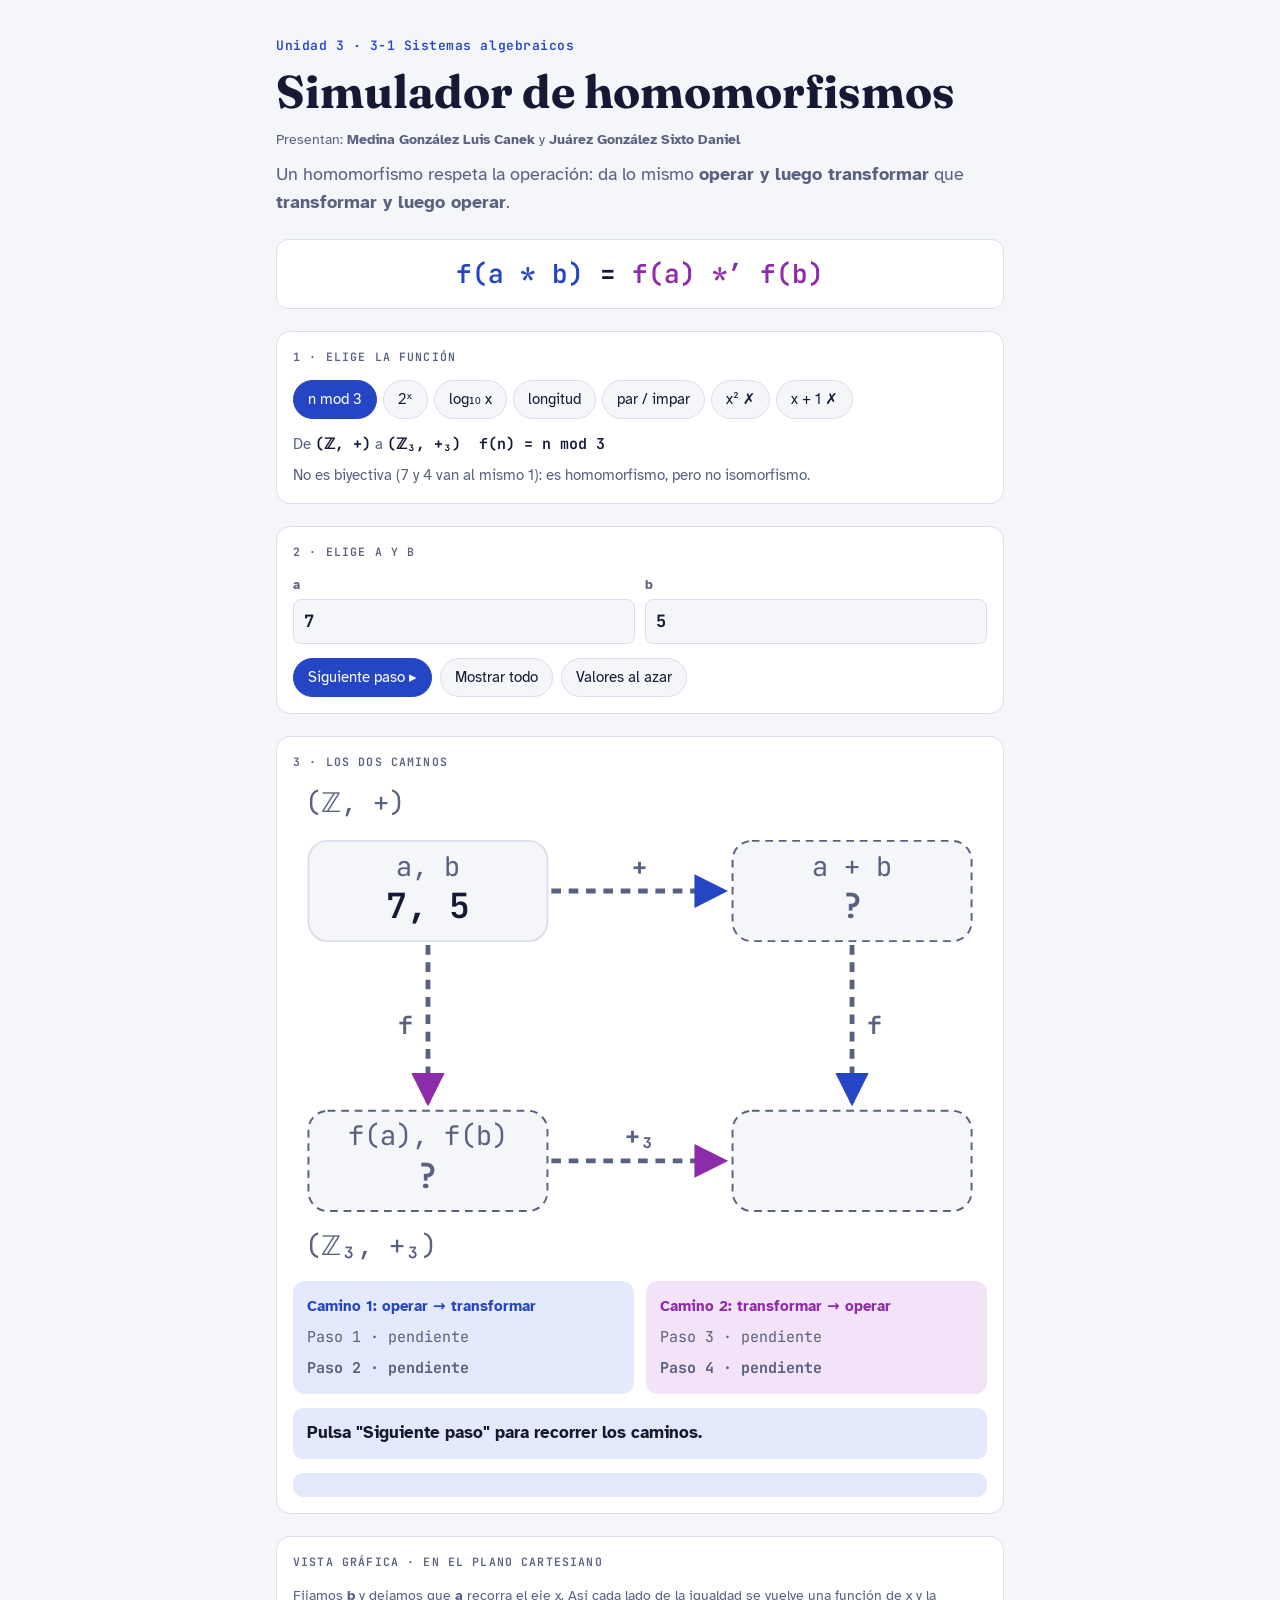
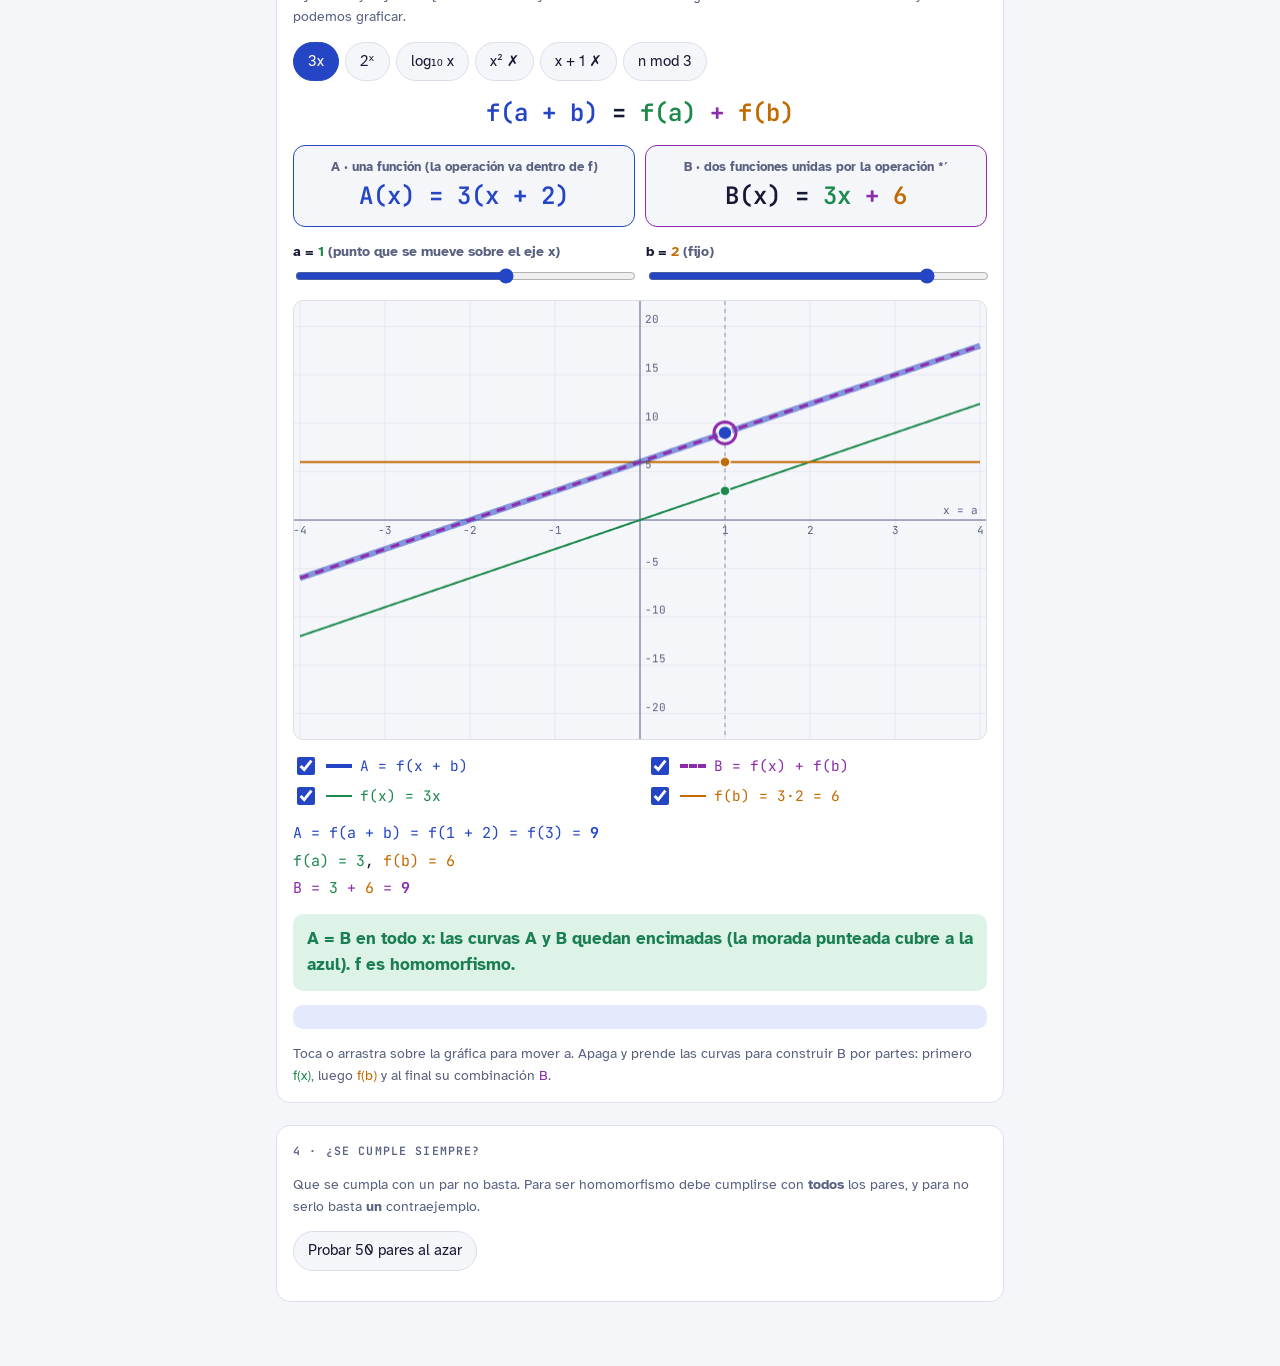
<file: homomorfismo-pasos.html>
<!doctype html>
<html lang="es" data-theme="light"><head><meta charset="utf-8"><meta name="viewport" content="width=device-width,initial-scale=1,viewport-fit=cover">
<title>Simulador de homomorfismos</title>
<meta name="claude:viewport-fit-sides" content="cover">
<link rel="preconnect" href="https://fonts.googleapis.com">
<link rel="preconnect" href="https://fonts.gstatic.com" crossorigin>
<link rel="stylesheet" href="https://fonts.googleapis.com/css2?family=Atkinson+Hyperlegible:wght@400;700&family=Fraunces:opsz,wght@9..144,500;9..144,700&family=JetBrains+Mono:wght@400;600&display=swap">
<style>
/* Layout: una columna; arriba el cuadrado conmutativo (el corazón de la idea), abajo los dos caminos paso a paso y la prueba masiva. */
:root{
  --bg:#F5F6FA; --surface:#FFFFFF; --ink:#151933; --muted:#596080; --line:#DCDFEB;
  --accent:#2546C4; --accent-ink:#FFFFFF; --accent-soft:#E4E9FB;
  --p1:#2546C4; --p1-soft:#E4E9FB;      /* camino 1: operar → transformar */
  --p2:#8E2BAA; --p2-soft:#F3E3F8;      /* camino 2: transformar → operar (B) */
  --cFa:#1C8A4C; --cFb:#C26A00; --grid:#E6E8F1; --axis:#8A90AD;
  --ok:#1C7F53; --ok-soft:#DDF3E8; --bad:#B93434; --bad-soft:#F9E1E1;
  --f-display:"Fraunces",Georgia,serif;
  --f-body:"Atkinson Hyperlegible",system-ui,-apple-system,"Segoe UI",sans-serif;
  --f-mono:"JetBrains Mono",ui-monospace,Menlo,Consolas,monospace;
}
@media (prefers-color-scheme: dark){:root:not([data-theme="light"]){
  --bg:#0D1020; --surface:#161A2E; --ink:#E7E9F5; --muted:#9BA1C2; --line:#2A3052;
  --accent:#93A7FF; --accent-ink:#0D1020; --accent-soft:#1E2752;
  --p1:#93A7FF; --p1-soft:#1E2752; --p2:#D58BEB; --p2-soft:#33183D; --cFa:#5BD08C; --cFb:#F2A65A; --grid:#1F2440; --axis:#6E7499;
  --ok:#55C893; --ok-soft:#12321F; --bad:#FF8A8A; --bad-soft:#3B1818; color-scheme:dark}}
:root[data-theme="dark"]{
  --bg:#0D1020; --surface:#161A2E; --ink:#E7E9F5; --muted:#9BA1C2; --line:#2A3052;
  --accent:#93A7FF; --accent-ink:#0D1020; --accent-soft:#1E2752;
  --p1:#93A7FF; --p1-soft:#1E2752; --p2:#D58BEB; --p2-soft:#33183D; --cFa:#5BD08C; --cFb:#F2A65A; --grid:#1F2440; --axis:#6E7499;
  --ok:#55C893; --ok-soft:#12321F; --bad:#FF8A8A; --bad-soft:#3B1818; color-scheme:dark}
:root[data-theme="light"]{color-scheme:light}
*{box-sizing:border-box}
body{background:var(--bg);color:var(--ink);font-family:var(--f-body);font-size:17px;line-height:1.55}
.wrap{max-width:760px;margin:0 auto;padding-left:max(16px,env(safe-area-inset-left,0px));padding-right:max(16px,env(safe-area-inset-right,0px));padding-block:28px 56px;display:flex;flex-direction:column;gap:22px}
h1,h2{font-family:var(--f-display);margin:0;line-height:1.15;text-wrap:balance}
h1{font-size:clamp(30px,7vw,46px)}
h2{font-size:22px;font-weight:500}
p{margin:0}
.eyebrow{font-family:var(--f-mono);font-size:13px;font-weight:600;color:var(--accent);letter-spacing:.04em}
.lead{color:var(--muted);font-size:18px;max-width:62ch}
.formula{font-family:var(--f-mono);font-size:clamp(18px,5vw,26px);font-weight:600;text-align:center;padding:14px;border-radius:12px;background:var(--surface);border:1px solid var(--line)}
.formula .c1{color:var(--p1)} .formula .c2{color:var(--p2)}
.tag{font-family:var(--f-mono);font-size:11.5px;font-weight:600;letter-spacing:.1em;text-transform:uppercase;color:var(--muted)}
.card{background:var(--surface);border:1px solid var(--line);border-radius:14px;padding:16px;display:flex;flex-direction:column;gap:14px;min-width:0}
.seg{display:flex;flex-wrap:wrap;gap:6px}
.btn{font:inherit;font-size:15px;border:1px solid var(--line);background:var(--bg);color:var(--ink);border-radius:999px;padding:7px 14px;cursor:pointer;min-height:38px}
.btn:hover{border-color:var(--accent)}
.btn.on,.btn.primary{background:var(--accent);border-color:var(--accent);color:var(--accent-ink)}
.btn:disabled{opacity:.45;cursor:not-allowed}
button:focus-visible,input:focus-visible{outline:3px solid var(--accent);outline-offset:2px}
.info{display:flex;flex-wrap:wrap;gap:8px 18px;font-size:15px;color:var(--muted)}
.info b{color:var(--ink);font-family:var(--f-mono);font-weight:600}
.inputs{display:grid;grid-template-columns:1fr 1fr;gap:10px}
label.f{display:flex;flex-direction:column;gap:4px;font-size:13px;color:var(--muted);font-weight:700}
input.in{font:inherit;font-family:var(--f-mono);font-size:17px;color:var(--ink);background:var(--bg);border:1px solid var(--line);border-radius:8px;padding:8px 10px;width:100%;min-width:0}
.row{display:flex;flex-wrap:wrap;gap:8px;align-items:center}

/* Cuadrado */
.square{width:100%;height:auto;display:block}
.square text{font-family:var(--f-mono)}
.square .lbl{font-size:12px;fill:var(--muted)}
.square .val{font-size:15px;font-weight:600;fill:var(--ink)}
.square .p1{stroke:var(--p1)} .square .p2{stroke:var(--p2)}
.square .t1{fill:var(--p1)} .square .t2{fill:var(--p2)}
.square .edge{stroke-width:2.5;fill:none;transition:opacity .3s}
.square .off{opacity:1}
.square .off .box{stroke:var(--muted);stroke-dasharray:4 3}
.square .off .edge{stroke:var(--muted);stroke-dasharray:5 4}
.square .off .lbl,.square .off .val{fill:var(--muted)}
.square .box{fill:var(--bg);stroke:var(--line)}

/* Caminos */
.paths{display:grid;grid-template-columns:1fr 1fr;gap:12px}
@media (max-width:560px){.paths{grid-template-columns:1fr}}
.path{border-radius:12px;padding:14px;display:flex;flex-direction:column;gap:8px;min-width:0}
.path.one{background:var(--p1-soft)} .path.two{background:var(--p2-soft)}
.path h3{margin:0;font-size:15px}
.path.one h3{color:var(--p1)} .path.two h3{color:var(--p2)}
.step{font-family:var(--f-mono);font-size:15px;overflow-wrap:anywhere;transition:opacity .3s}
.step.hide{opacity:1;color:var(--muted)}
.step small{display:block;font-family:var(--f-body);font-size:12.5px;color:var(--muted)}
.result{font-weight:700}
.verdict{border-radius:10px;padding:12px 14px;font-weight:700;background:var(--accent-soft)}
.verdict.good{background:var(--ok-soft);color:var(--ok)}
.verdict.bad{background:var(--bad-soft);color:var(--bad)}
.out{font-family:var(--f-mono);font-size:14.5px;white-space:pre-wrap;overflow-wrap:anywhere}
.hint{font-size:14px;color:var(--muted)}

.verdict.note{background:var(--accent-soft);color:var(--ink);font-weight:400;display:flex;flex-direction:column;gap:6px}
.verdict.note b{font-weight:700}
/* Plano cartesiano */
.cA{color:var(--p1)} .cB{color:var(--p2)} .cFa{color:var(--cFa)} .cFb{color:var(--cFb)}
.big{font-family:var(--f-mono);font-size:clamp(17px,4.6vw,24px);font-weight:600;text-align:center;line-height:1.5}
.big .lbl{font-family:var(--f-body);font-size:13px;font-weight:700;color:var(--muted);display:block}
.eqs{display:grid;grid-template-columns:1fr 1fr;gap:10px}
@media (max-width:560px){.eqs{grid-template-columns:1fr}}
.eqbox{border-radius:12px;padding:12px;background:var(--bg);border:1px solid var(--line);min-width:0}
.eqbox.a{border-color:var(--p1)} .eqbox.b{border-color:var(--p2)}
.plotwrap{position:relative;width:100%}
canvas.plot{width:100%;display:block;border-radius:10px;background:var(--bg);border:1px solid var(--line);touch-action:none;cursor:crosshair}
.legend{display:grid;grid-template-columns:1fr 1fr;gap:6px 14px;font-size:14.5px}
@media (max-width:460px){.legend{grid-template-columns:1fr}}
.legend label{display:flex;align-items:center;gap:8px;cursor:pointer;font-family:var(--f-mono)}
.legend input{width:18px;height:18px;accent-color:var(--accent)}
.sw{display:inline-block;width:26px;height:0;border-top:4px solid currentColor;flex:none}
.sw.dash{border-top-style:dashed}
.sw.dot{width:12px;height:12px;border:0;border-radius:50%;background:currentColor}
.sliders{display:grid;grid-template-columns:1fr 1fr;gap:12px}
@media (max-width:460px){.sliders{grid-template-columns:1fr}}
.sliders label{display:flex;flex-direction:column;gap:4px;font-size:14px;font-weight:700}
.sliders input[type=range]{width:100%;accent-color:var(--accent)}
.readout{font-family:var(--f-mono);font-size:15px;display:flex;flex-direction:column;gap:4px;overflow-wrap:anywhere}
@media (prefers-reduced-motion: reduce){*{transition:none!important}}
</style>

<link rel="stylesheet" href="assets/homomorfismo-embed.css">
</head><body>
<main class="wrap">
  <header style="display:flex;flex-direction:column;gap:10px">
    <p class="eyebrow">Unidad 3 · 3-1 Sistemas algebraicos</p>
    <h1>Simulador de homomorfismos</h1>
    <p class="hint">Presentan: <strong>Medina González Luis Canek</strong> y <strong>Juárez González Sixto Daniel</strong></p>
    <p class="lead">Un homomorfismo respeta la operación: da lo mismo <strong>operar y luego transformar</strong> que <strong>transformar y luego operar</strong>.</p>
  </header>

  <p class="formula"><span class="c1">f(a * b)</span> = <span class="c2">f(a) *′ f(b)</span></p>

  <section class="card">
    <p class="tag">1 · Elige la función</p>
    <div class="seg" id="presets"></div>
    <div class="info" id="info"></div>
  </section>

  <section class="card">
    <p class="tag">2 · Elige a y b</p>
    <div class="inputs">
      <label class="f" for="inA">a<input class="in" id="inA" autocomplete="off" autocapitalize="off"></label>
      <label class="f" for="inB">b<input class="in" id="inB" autocomplete="off" autocapitalize="off"></label>
    </div>
    <div class="row">
      <button class="btn primary" id="next">Siguiente paso ▸</button>
      <button class="btn" id="all">Mostrar todo</button>
      <button class="btn" id="rand">Valores al azar</button>
    </div>
  </section>

  <section class="card">
    <p class="tag">3 · Los dos caminos</p>
    <svg class="square" id="sq" viewBox="0 0 360 250" role="img" aria-label="Diagrama de los dos caminos"></svg>
    <div class="paths">
      <div class="path one">
        <h3>Camino 1: operar → transformar</h3>
        <p class="step" data-s="1"></p>
        <p class="step result" data-s="2"></p>
      </div>
      <div class="path two">
        <h3>Camino 2: transformar → operar</h3>
        <p class="step" data-s="3"></p>
        <p class="step result" data-s="4"></p>
      </div>
    </div>
    <div class="verdict" id="verdict"></div>
    <div class="verdict note" id="special" hidden></div>
  </section>

  <section class="card" id="plano">
    <p class="tag">Vista gráfica · en el plano cartesiano</p>
    <p class="hint">Fijamos <strong>b</strong> y dejamos que <strong>a</strong> recorra el eje x. Así cada lado de la igualdad se vuelve una función de x y la podemos graficar.</p>
    <div class="seg" id="gPresets"></div>
    <p class="big"><span class="cA">f(a <span id="gOp">+</span> b)</span> = <span class="cFa">f(a)</span> <span class="cB" id="gOpT">+</span> <span class="cFb">f(b)</span></p>
    <div class="eqs">
      <div class="eqbox a"><p class="big"><span class="lbl">A · una función (la operación va dentro de f)</span><span class="cA" id="gA"></span></p></div>
      <div class="eqbox b"><p class="big"><span class="lbl">B · dos funciones unidas por la operación *′</span><span id="gB"></span></p></div>
    </div>
    <div class="sliders">
      <label for="gSa"><span>a = <span id="gVa" class="cFa"></span> <span class="hint">(punto que se mueve sobre el eje x)</span></span><input type="range" id="gSa"></label>
      <label for="gSb"><span>b = <span id="gVb" class="cFb"></span> <span class="hint">(fijo)</span></span><input type="range" id="gSb"></label>
    </div>
    <div class="plotwrap"><canvas class="plot" id="gCv" aria-label="Gráfica de A y B"></canvas></div>
    <div class="legend" id="gLeg">
      <label class="cA"><input type="checkbox" data-c="A" checked><span class="sw"></span><span id="lA"></span></label>
      <label class="cB"><input type="checkbox" data-c="B" checked><span class="sw dash"></span><span id="lB"></span></label>
      <label class="cFa"><input type="checkbox" data-c="Fa" checked><span class="sw" style="border-top-width:2px"></span><span id="lFa"></span></label>
      <label class="cFb"><input type="checkbox" data-c="Fb" checked><span class="sw" style="border-top-width:2px"></span><span id="lFb"></span></label>
    </div>
    <div class="readout" id="gRead"></div>
    <div class="verdict" id="gVer"></div>
    <div class="verdict note" id="gSpecial" hidden></div>
    <p class="hint">Toca o arrastra sobre la gráfica para mover a. Apaga y prende las curvas para construir B por partes: primero <span class="cFa">f(x)</span>, luego <span class="cFb">f(b)</span> y al final su combinación <span class="cB">B</span>.</p>
  </section>

  <section class="card">
    <p class="tag">4 · ¿Se cumple siempre?</p>
    <p class="hint">Que se cumpla con un par no basta. Para ser homomorfismo debe cumplirse con <strong>todos</strong> los pares, y para no serlo basta <strong>un</strong> contraejemplo.</p>
    <div class="row"><button class="btn" id="mass">Probar 50 pares al azar</button></div>
    <div class="out" id="massOut"></div>
  </section>
</main>

<script>
(function(){
const $ = s => document.querySelector(s);
const mod = (a,n) => ((a%n)+n)%n;
const ri = (lo,hi) => lo + Math.floor(Math.random()*(hi-lo+1));
const round = x => Math.abs(x - Math.round(x)) < 1e-9 ? String(Math.round(x)) : String(+x.toPrecision(6));
const close = (x,y) => Math.abs(x-y) <= 1e-9 * Math.max(1, Math.abs(x), Math.abs(y));
const words = ['ab','hola','sol','x','mundo','casa','abc','','zz','luna'];

const P = [
  {k:'mod3', name:'n mod 3', S:'(ℤ, +)', T:'(ℤ₃, +₃)', op:'+', opT:'+₃', fn:'f(n) = n mod 3',
   type:'int', a:'7', b:'5', f:x=>mod(x,3), s:(a,b)=>a+b, t:(x,y)=>(x+y)%3, eq:(x,y)=>x===y,
   bij:'No es biyectiva (7 y 4 van al mismo 1): es homomorfismo, pero no isomorfismo.', gen:()=>ri(-50,50)},
  {k:'exp', name:'2ˣ', S:'(ℝ, +)', T:'(ℝ⁺, ·)', op:'+', opT:'·', fn:'f(x) = 2ˣ',
   type:'real', a:'3', b:'2', f:x=>Math.pow(2,x), s:(a,b)=>a+b, t:(x,y)=>x*y, eq:close,
   bij:'Es biyectiva, así que es ISOMORFISMO: convierte sumas en multiplicaciones.', gen:()=>ri(-6,8)},
  {k:'log', name:'log₁₀ x', S:'(ℝ⁺, ·)', T:'(ℝ, +)', op:'·', opT:'+', fn:'f(x) = log₁₀ x',
   type:'pos', a:'100', b:'1000', f:x=>Math.log10(x), s:(a,b)=>a*b, t:(x,y)=>x+y, eq:close,
   bij:'Es biyectiva, así que es ISOMORFISMO: convierte multiplicaciones en sumas (así funcionaban las tablas de logaritmos).', gen:()=>ri(1,500)},
  {k:'len', name:'longitud', S:'(A*, ·)', T:'(ℕ, +)', op:'·', opT:'+', fn:'f(x) = longitud de x',
   type:'str', a:'hola', b:'mundo', f:x=>Array.from(x).length, s:(a,b)=>a+b, t:(x,y)=>x+y, eq:(x,y)=>x===y,
   bij:'No es biyectiva ("ab" y "zz" miden lo mismo): es homomorfismo, pero no isomorfismo.', gen:()=>words[ri(0,words.length-1)]},
  {k:'par', name:'par / impar', S:'(ℤ, +)', T:'({par, impar}, ⊕)', op:'+', opT:'⊕', fn:'f(n) = par o impar',
   type:'int', a:'8', b:'3', f:x=>mod(x,2)===0?'par':'impar', s:(a,b)=>a+b, t:(x,y)=>x===y?'par':'impar', eq:(x,y)=>x===y,
   bij:'No es biyectiva: es homomorfismo ("par + impar = impar" sin importar los números).', gen:()=>ri(-50,50)},
  {k:'sq', name:'x²  ✗', S:'(ℤ, +)', T:'(ℤ, +)', op:'+', opT:'+', fn:'f(x) = x²',
   type:'int', a:'2', b:'3', f:x=>x*x, s:(a,b)=>a+b, t:(x,y)=>x+y, eq:(x,y)=>x===y,
   bij:'Ejemplo de función que NO es homomorfismo: (a+b)² ≠ a² + b² en general.', gen:()=>ri(-20,20)},
  {k:'p1', name:'x + 1  ✗', S:'(ℤ, +)', T:'(ℤ, +)', op:'+', opT:'+', fn:'f(x) = x + 1',
   type:'int', a:'4', b:'6', f:x=>x+1, s:(a,b)=>a+b, t:(x,y)=>x+y, eq:(x,y)=>x===y,
   bij:'Nunca es homomorfismo: un lado suma 1 y el otro suma 2.', gen:()=>ri(-50,50)},
];
let cur = P[0], step = 0;

$('#presets').innerHTML = P.map((p,i)=>`<button class="btn" data-i="${i}">${p.name}</button>`).join('');
$('#presets').addEventListener('click', e => { const b = e.target.closest('button'); if (!b) return; load(P[+b.dataset.i]); });

function load(p){
  cur = p; step = 0;
  document.querySelectorAll('#presets .btn').forEach((b,i)=>b.classList.toggle('on', P[i]===p));
  $('#info').innerHTML = `<span>De <b>${p.S}</b> a <b>${p.T}</b></span><span><b>${p.fn}</b></span><span>${p.bij}</span>`;
  $('#inA').value = p.a; $('#inB').value = p.b; $('#massOut').textContent = '';
  ['inA','inB'].forEach(id => { const el = $('#'+id); el.inputMode = p.type==='str' ? 'text' : (p.type==='int' ? 'numeric' : 'decimal'); });
  render();
}
function parse(v){
  if (cur.type==='str') return {ok:true, v};
  const n = Number(String(v).replace(',', '.'));
  if (v.trim()==='' || !isFinite(n)) return {ok:false, msg:'Escribe un número.'};
  if (cur.type==='int' && !Number.isInteger(n)) return {ok:false, msg:'Este sistema usa enteros.'};
  if (cur.type==='pos' && n<=0) return {ok:false, msg:'Este sistema usa reales positivos (> 0).'};
  if (cur.type==='real' && Math.abs(n)>60) return {ok:false, msg:'Usa números entre −60 y 60.'};
  return {ok:true, v:n};
}
const show = v => typeof v === 'number' ? round(v) : (v === '' ? 'Λ' : `"${v}"`);
const showT = v => typeof v === 'number' ? round(v) : v;

function compute(a,b){
  const ab = cur.s(a,b), left = cur.f(ab), fa = cur.f(a), fb = cur.f(b), right = cur.t(fa,fb);
  return {ab, left, fa, fb, right, eq: cur.eq(left, right)};
}

function render(){
  const A = parse($('#inA').value), B = parse($('#inB').value);
  const steps = document.querySelectorAll('.step');
  if (!A.ok || !B.ok){
    steps.forEach(s=>{ s.textContent=''; });
    $('#verdict').className='verdict bad'; $('#verdict').textContent = (A.ok?B:A).msg; document.documentElement.dataset.proofError=(A.ok?B:A).msg; drawSq(null); document.dispatchEvent(new Event('proofrender')); return;
  }
  delete document.documentElement.dataset.proofError;
  const a = A.v, b = B.v, r = compute(a,b);
  const txt = {
    1: `a ${cur.op} b = ${show(a)} ${cur.op} ${show(b)} = ${show(r.ab)}<small>primero operamos en ${cur.S}</small>`,
    2: `f(a ${cur.op} b) = f(${show(r.ab)}) = ${showT(r.left)}<small>luego transformamos con f</small>`,
    3: `f(a) = ${showT(r.fa)},  f(b) = ${showT(r.fb)}<small>primero transformamos cada uno</small>`,
    4: `f(a) ${cur.opT} f(b) = ${showT(r.fa)} ${cur.opT} ${showT(r.fb)} = ${showT(r.right)}<small>luego operamos en ${cur.T}</small>`,
  };
  steps.forEach(s => { const k = +s.dataset.s; s.innerHTML = step < k ? 'Paso '+k+' · pendiente' : txt[k]; s.classList.toggle('hide', step < k); });
  const v = $('#verdict');
  if (step < 5){ v.className='verdict'; v.textContent = step===0 ? 'Pulsa "Siguiente paso" para recorrer los caminos.' : `Paso ${step} de 5…`; }
  else if (r.eq){ v.className='verdict good'; v.textContent = `✓ Los dos caminos llegan a ${showT(r.left)}: f(a ${cur.op} b) = f(a) ${cur.opT} f(b).`; }
  else { v.className='verdict bad'; v.textContent = `✗ ${showT(r.left)} ≠ ${showT(r.right)}: con este par, f NO respeta la operación. Basta un contraejemplo para que no sea homomorfismo.`; }
  const sp = $('#special');
  const eS = cur.type==='str' ? '' : (cur.op==='·' ? 1 : 0);
  const eT = cur.opT==='·' ? 1 : (cur.opT==='⊕' ? 'par' : 0);
  const nameOp = o => ({'+':'la suma','·':'la multiplicación','+₃':'la suma mod 3','⊕':'⊕'})[o] || o;
  if (step >= 5 && b === eS){
    const fe = cur.f(eS), ok = cur.eq(fe, eT);
    sp.hidden = false;
    sp.innerHTML = `<b>Caso especial: b = ${show(eS)} es la identidad de ${cur.S}.</b>
      <span>Como a ${cur.op} ${show(eS)} = a, el camino 1 da simplemente f(a). Eso pasa con <b>cualquier</b> función, así que este par no prueba nada.</span>
      <span>Lo que sí enseña está en el camino 2: f(a) ${cur.opT} f(${show(eS)}) solo vale f(a) si f(${show(eS)}) es la identidad de ${cur.T}, o sea ${showT(eT)}.
      Aquí f(${show(eS)}) = <b>${showT(fe)}</b> ${ok ? `✓ Sí es la identidad de ${nameOp(cur.opT)}: se cumple <b>f(e) = e′</b>. Todo homomorfismo lo cumple, pero no basta para serlo: prueba con otros valores de b.` : `✗ No es la identidad (debía dar ${showT(eT)}). Por eso f no es homomorfismo: un homomorfismo siempre manda e a e′.`}</span>`;
  } else sp.hidden = true;
  $('#next').disabled = step >= 5;
  drawSq(r, a, b);
  document.documentElement.dataset.proofStep=step;
  document.dispatchEvent(new CustomEvent('proofrender',{detail:{step}}));
}

function cut(s, n=11){ s = String(s); return s.length > n ? s.slice(0,n-1)+'…' : s; }
function drawSq(r, a, b){
  const sq = $('#sq');
  if (!r){ sq.innerHTML=''; return; }
  const on = k => step >= k ? '' : 'off';
  const X1=70, X2=290, Y1=55, Y2=195;
  const box = (x,y,top,val,cls,k) => `<g class="${on(k)}" style="transition:opacity .3s"><rect class="box" x="${x-62}" y="${y-26}" width="124" height="52" rx="10"/>
    <text class="lbl" x="${x}" y="${y-8}" text-anchor="middle">${top}</text><text class="val ${cls}" x="${x}" y="${y+14}" text-anchor="middle">${step>=k?cut(val):'?'}</text></g>`;
  const arrow = (x1,y1,x2,y2,cls,label,lx,ly,k,anchor='middle') =>
    `<g class="${on(k)}" style="transition:opacity .3s"><line class="edge ${cls}" x1="${x1}" y1="${y1}" x2="${x2}" y2="${y2}" marker-end="url(#ar${cls})"/><text class="lbl ${cls==='p1'?'t1':'t2'}" x="${lx}" y="${ly}" text-anchor="${anchor}" style="font-size:13px;font-weight:600">${label}</text></g>`;
  const done = step >= 5;
  sq.innerHTML = `<defs>
    <marker id="arp1" viewBox="0 0 10 10" refX="9" refY="5" markerWidth="7" markerHeight="7" orient="auto"><path d="M0,0 L10,5 L0,10 z" style="fill:var(--p1)"/></marker>
    <marker id="arp2" viewBox="0 0 10 10" refX="9" refY="5" markerWidth="7" markerHeight="7" orient="auto"><path d="M0,0 L10,5 L0,10 z" style="fill:var(--p2)"/></marker></defs>
    <text class="lbl" x="6" y="14">${cur.S}</text><text class="lbl" x="6" y="244">${cur.T}</text>
    <g><rect class="box" x="${X1-62}" y="${Y1-26}" width="124" height="52" rx="10"/><text class="lbl" x="${X1}" y="${Y1-8}" text-anchor="middle">a, b</text><text class="val" x="${X1}" y="${Y1+14}" text-anchor="middle">${cut(show(a)+', '+show(b),11)}</text></g>
    ${arrow(X1+64,Y1,X2-66,Y1,'p1',cur.op,(X1+X2)/2,Y1-8,1)}
    ${box(X2,Y1,'a '+cur.op+' b',show(r.ab),'',1)}
    ${arrow(X2,Y1+28,X2,Y2-30,'p1','f',X2+8,(Y1+Y2)/2+4,2,'start')}
    ${arrow(X1,Y1+28,X1,Y2-30,'p2','f',X1-8,(Y1+Y2)/2+4,3,'end')}
    ${box(X1,Y2,'f(a), f(b)',showT(r.fa)+', '+showT(r.fb),'',3)}
    ${arrow(X1+64,Y2,X2-66,Y2,'p2',cur.opT,(X1+X2)/2,Y2-8,4)}
    <g class="${step>=2||step>=4?'':'off'}" style="transition:opacity .3s"><rect class="box" x="${X2-62}" y="${Y2-26}" width="124" height="52" rx="10" style="${done?`stroke:${r.eq?'var(--ok)':'var(--bad)'};stroke-width:2.5`:''}"/>
      <text class="val t1 ${step>=2?'':'off'}" x="${X2}" y="${Y2-4}" text-anchor="middle" style="font-size:16px">${step>=2?cut(showT(r.left)):''}</text>
      <text class="val t2 ${step>=4?'':'off'}" x="${X2}" y="${Y2+16}" text-anchor="middle" style="font-size:16px">${step>=4?cut(showT(r.right)):''}</text></g>
    ${done?`<text x="${X2}" y="${Y2+44}" text-anchor="middle" style="font-family:var(--f-mono);font-size:14px;font-weight:700;fill:${r.eq?'var(--ok)':'var(--bad)'}">${r.eq?'= iguales ✓':'≠ distintos ✗'}</text>`:''}`;
}

$('#next').addEventListener('click', ()=>{ step = Math.min(5, step+1); render(); });
$('#all').addEventListener('click', ()=>{ step = 5; render(); });
$('#rand').addEventListener('click', ()=>{ $('#inA').value = cur.gen(); $('#inB').value = cur.gen(); step = 0; render(); });
['inA','inB'].forEach(id => $('#'+id).addEventListener('input', ()=>{ step = 0; render(); }));
$('#mass').addEventListener('click', ()=>{
  let okc = 0, ce = null;
  for (let i=0;i<50;i++){ const a = cur.gen(), b = cur.gen(), r = compute(a,b); if (r.eq) okc++; else if (!ce) ce = {a,b,r}; }
  let t = `${cur.fn}:  ${okc} de 50 pares cumplen f(a ${cur.op} b) = f(a) ${cur.opT} f(b)\n`;
  if (ce) t += `\n✗ Contraejemplo: a = ${show(ce.a)}, b = ${show(ce.b)}\n  f(a ${cur.op} b) = ${showT(ce.r.left)}   pero   f(a) ${cur.opT} f(b) = ${showT(ce.r.right)}\n→ f NO es homomorfismo.`;
  else t += `\n✓ Ningún contraejemplo. Coincide con lo que se demuestra en general: f es homomorfismo.`;
  $('#massOut').textContent = t;
});
load(P[0]);
})();
</script>

<script>
(function(){
const $ = s => document.querySelector(s);
const mod = (a,n) => ((a%n)+n)%n;
const fmt = x => { if (!isFinite(x)) return '—'; const r = Math.round(x); return Math.abs(x-r)<1e-9 ? String(r) : String(+x.toFixed(3)); };
const sup = n => String(n).replace(/-/g,'⁻').replace(/\./g,'·').split('').map(c=>({'0':'⁰','1':'¹','2':'²','3':'³','4':'⁴','5':'⁵','6':'⁶','7':'⁷','8':'⁸','9':'⁹'})[c]||c).join('');
const par = v => v < 0 ? `(${fmt(v)})` : fmt(v);
const sgn = v => v < 0 ? `− ${fmt(-v)}` : `+ ${fmt(v)}`;
const c = (cls, t) => `<span class="${cls}">${t}</span>`;
const G = [
  {name:'3x', op:'+', opT:'+', f:x=>3*x, s:(a,b)=>a+b, t:(u,v)=>u+v, xr:[-4,4], yr:[-22,22], br:[-3,3], b0:2, a0:1, st:.1,
   A:b=>`3(x ${sgn(b)})`, Fa:'3x', Fb:b=>`3·${par(b)} = ${fmt(3*b)}`},
  {name:'2ˣ', op:'+', opT:'·', f:x=>Math.pow(2,x), s:(a,b)=>a+b, t:(u,v)=>u*v, xr:[-4,3], yr:[-2,34], br:[-2,2], b0:1, a0:1, st:.1,
   A:b=>`2<sup>x ${sgn(b)}</sup>`, Fa:'2ˣ', Fb:b=>`2<sup>${fmt(b)}</sup> = ${fmt(Math.pow(2,b))}`},
  {name:'log₁₀ x', op:'·', opT:'+', f:x=>Math.log10(x), s:(a,b)=>a*b, t:(u,v)=>u+v, xr:[0.05,10], yr:[-1.6,2], br:[.2,5], b0:2, a0:5, st:.05,
   A:b=>`log(${fmt(b)}x)`, Fa:'log x', Fb:b=>`log ${fmt(b)} = ${fmt(Math.log10(b))}`},
  {name:'x²  ✗', op:'+', opT:'+', f:x=>x*x, s:(a,b)=>a+b, t:(u,v)=>u+v, xr:[-4,4], yr:[-3,32], br:[-3,3], b0:2, a0:1, st:.1,
   A:b=>`(x ${sgn(b)})²`, Fa:'x²', Fb:b=>`${par(b)}² = ${fmt(b*b)}`},
  {name:'x + 1  ✗', op:'+', opT:'+', f:x=>x+1, s:(a,b)=>a+b, t:(u,v)=>u+v, xr:[-4,4], yr:[-8,10], br:[-3,3], b0:2, a0:1, st:.1,
   A:b=>`(x ${sgn(b)}) + 1`, Fa:'x + 1', Fb:b=>`${fmt(b)} + 1 = ${fmt(b+1)}`},
  {name:'n mod 3', op:'+', opT:'+₃', f:x=>mod(x,3), s:(a,b)=>a+b, t:(u,v)=>(u+v)%3, xr:[-6,6], yr:[-.6,3.2], br:[-5,5], b0:2, a0:2, st:1, disc:true,
   A:b=>`(x ${sgn(b)}) mod 3`, Fa:'x mod 3', Fb:b=>`${fmt(b)} mod 3 = ${mod(b,3)}`},
];
let g = G[0], a = 1, b = 2;
const show = {A:true, B:true, Fa:true, Fb:true};
$('#gPresets').innerHTML = G.map((p,i)=>`<button class="btn" data-i="${i}">${p.name}</button>`).join('');
$('#gPresets').addEventListener('click', e=>{ const t=e.target.closest('button'); if(t) load(G[+t.dataset.i]); });
$('#gLeg').addEventListener('change', e=>{ const t=e.target.closest('input'); if(t){ show[t.dataset.c]=t.checked; draw(); } });
const sa = $('#gSa'), sb = $('#gSb');
sa.addEventListener('input', ()=>{ a = +sa.value; update(); });
sb.addEventListener('input', ()=>{ b = +sb.value; update(); });
function load(p){
  g = p; a = p.a0; b = p.b0;
  document.querySelectorAll('#gPresets .btn').forEach((t,i)=>t.classList.toggle('on', G[i]===p));
  Object.assign(sa, {min:p.xr[0], max:p.xr[1], step:p.st, value:a});
  Object.assign(sb, {min:p.br[0], max:p.br[1], step:p.st, value:b});
  $('#gOp').textContent = p.op; $('#gOpT').textContent = p.opT;
  update();
}
function update(){
  $('#gVa').textContent = fmt(a); $('#gVb').textContent = fmt(b);
  $('#gA').innerHTML = `A(x) = ${g.A(b)}`;
  $('#gB').innerHTML = `B(x) = ${c('cFa', g.Fa)} ${c('cB', g.opT)} ${c('cFb', fmt(g.f(b)))}`;
  $('#lA').innerHTML = `A = f(x ${g.op} b)`;
  $('#lB').innerHTML = `B = f(x) ${g.opT} f(b)`;
  $('#lFa').innerHTML = `f(x) = ${g.Fa}`;
  $('#lFb').innerHTML = `f(b) = ${g.Fb(b)}`;
  const ab = g.s(a,b), A = g.f(ab), fa = g.f(a), fb = g.f(b), B = g.t(fa,fb);
  $('#gRead').innerHTML =
    `${c('cA', `A = f(a ${g.op} b) = f(${fmt(a)} ${g.op} ${par(b)}) = f(${fmt(ab)}) = <b>${fmt(A)}</b>`)}`+
    `<span>${c('cFa', `f(a) = ${fmt(fa)}`)},  ${c('cFb', `f(b) = ${fmt(fb)}`)}</span>`+
    `<span class="cB">B = ${c('cFa', fmt(fa))} ${g.opT} ${c('cFb', fmt(fb))} = <b>${fmt(B)}</b></span>`;
  const eqHere = Math.abs(A-B) < 1e-9*Math.max(1,Math.abs(A));
  const always = !/✗/.test(g.name);
  const v = $('#gVer');
  if (always){ v.className='verdict good'; v.textContent = `A = B en todo x: las curvas A y B quedan encimadas (la morada punteada cubre a la azul). f es homomorfismo.`; }
  else if (eqHere){ v.className='verdict bad'; v.textContent = `Aquí A = B, pero solo en este punto: en el resto de la gráfica las curvas se separan. f NO es homomorfismo.`; }
  else { v.className='verdict bad'; v.textContent = `A = ${fmt(A)} ≠ B = ${fmt(B)}: las curvas A y B son distintas. f NO es homomorfismo.`; }
  const eS = g.op==='·' ? 1 : 0, eT = g.opT==='·' ? 1 : 0;
  const opName = o => ({'+':'la suma','·':'la multiplicación','+₃':'la suma mod 3'})[o] || o;
  const spc = $('#gSpecial');
  if (Math.abs(b - eS) < 1e-9){
    const fe = g.f(eS), ok = Math.abs(fe - eT) < 1e-9;
    spc.hidden = false;
    spc.innerHTML = `<b>Caso especial: b = ${eS} es la identidad de ${opName(g.op)}.</b>
      <span>Como x ${g.op} ${eS} = x, la curva ${c('cA','A')} queda igual a ${c('cFa','f(x)')}: la azul se encima con la verde. Esto pasa con <b>cualquier</b> función, así que no prueba nada.</span>
      <span>Fíjate en la recta ${c('cFb','f(b)')}: ahora vale f(${eS}) = <b>${fmt(fe)}</b>. Para que ${c('cB','B')} = ${c('cFa','f(x)')} ${c('cB',g.opT)} ${c('cFb',fmt(fe))} sea igual a f(x), ese valor tiene que ser la identidad de ${opName(g.opT)}, es decir ${eT}.
      ${ok ? `✓ Lo es: se cumple <b>f(e) = e′</b>. Todo homomorfismo lo cumple, pero no basta para serlo: mueve b para comprobar el resto.` : `✗ No lo es (debía ser ${eT}), así que ${c('cB','B')} se separa de ${c('cA','A')}. Un homomorfismo siempre manda e a e′, y este no.`}</span>`;
  } else spc.hidden = true;
  draw();
}
const cv = $('#gCv'), ctx = cv.getContext('2d');
function css(n){ return getComputedStyle(document.documentElement).getPropertyValue(n).trim(); }
function niceStep(range){ const raw = range/8, p = Math.pow(10, Math.floor(Math.log10(raw))), m = raw/p; return (m<1.5?1:m<3.5?2:m<7.5?5:10)*p; }
function draw(){
  const W = cv.clientWidth, H = Math.round(Math.min(440, Math.max(260, W*0.72))), dpr = window.devicePixelRatio || 1;
  cv.style.height = H+'px'; cv.width = W*dpr; cv.height = H*dpr; ctx.setTransform(dpr,0,0,dpr,0,0);
  const [x0,x1] = g.xr, [y0,y1] = g.yr, pad = 6;
  const X = x => pad + (x-x0)/(x1-x0)*(W-2*pad), Y = y => H-pad - (y-y0)/(y1-y0)*(H-2*pad);
  const col = {A:css('--p1'), B:css('--p2'), Fa:css('--cFa'), Fb:css('--cFb'), grid:css('--grid'), axis:css('--axis'), ink:css('--muted'), bg:css('--bg')};
  ctx.clearRect(0,0,W,H);
  ctx.font = '11px ' + css('--f-mono');
  const sx = niceStep(x1-x0), sy = niceStep(y1-y0);
  ctx.lineWidth = 1;
  for (let x = Math.ceil(x0/sx)*sx; x <= x1; x += sx){ ctx.strokeStyle = col.grid; ctx.beginPath(); ctx.moveTo(X(x),0); ctx.lineTo(X(x),H); ctx.stroke(); }
  for (let y = Math.ceil(y0/sy)*sy; y <= y1; y += sy){ ctx.strokeStyle = col.grid; ctx.beginPath(); ctx.moveTo(0,Y(y)); ctx.lineTo(W,Y(y)); ctx.stroke(); }
  ctx.strokeStyle = col.axis; ctx.lineWidth = 1.5;
  const ax = Math.min(Math.max(0,x0),x1), ay = Math.min(Math.max(0,y0),y1);
  ctx.beginPath(); ctx.moveTo(0,Y(ay)); ctx.lineTo(W,Y(ay)); ctx.moveTo(X(ax),0); ctx.lineTo(X(ax),H); ctx.stroke();
  ctx.fillStyle = col.ink;
  for (let x = Math.ceil(x0/sx)*sx; x <= x1+1e-9; x += sx){ if (Math.abs(x)<1e-9) continue; ctx.textAlign='center'; ctx.fillText(fmt(x), X(x), Math.min(H-4, Y(ay)+14)); }
  for (let y = Math.ceil(y0/sy)*sy; y <= y1+1e-9; y += sy){ if (Math.abs(y)<1e-9) continue; ctx.textAlign='left'; ctx.fillText(fmt(y), X(ax)+5, Y(y)-3); }
  ctx.textAlign='right'; ctx.fillText('x = a', W-8, Y(ay)-6);
  const fns = {
    A: x => g.f(g.s(x,b)),
    B: x => g.t(g.f(x), g.f(b)),
    Fa: x => g.f(x),
    Fb: () => g.f(b),
  };
  const styles = {Fa:{w:2,dash:[]}, Fb:{w:2,dash:[]}, A:{w:6,dash:[],alpha:.55}, B:{w:3,dash:[9,7]}};
  for (const k of ['Fa','Fb','A','B']){
    if (!show[k]) continue;
    const st = styles[k]; ctx.strokeStyle = col[k]; ctx.fillStyle = col[k]; ctx.globalAlpha = st.alpha || 1;
    if (g.disc){
      for (let x = Math.ceil(x0); x <= x1; x++){
        const y = fns[k](x); if (!isFinite(y)) continue;
        ctx.beginPath();
        if (k==='B'){ ctx.lineWidth = 2.5; ctx.arc(X(x),Y(y),9,0,7); ctx.stroke(); }
        else if (k==='A'){ ctx.arc(X(x),Y(y),6,0,7); ctx.fill(); }
        else { ctx.lineWidth = 2; ctx.arc(X(x),Y(y),k==='Fa'?3.5:2.5,0,7); ctx.fill(); }
      }
      if (k==='Fb'){ ctx.setLineDash([3,4]); ctx.lineWidth=1.5; ctx.beginPath(); ctx.moveTo(0,Y(fns.Fb())); ctx.lineTo(W,Y(fns.Fb())); ctx.stroke(); ctx.setLineDash([]); }
    } else {
      ctx.lineWidth = st.w; ctx.setLineDash(st.dash); ctx.beginPath();
      let pen = false; const N = 500;
      for (let i=0;i<=N;i++){
        const x = x0 + (x1-x0)*i/N, y = fns[k](x);
        if (!isFinite(y) || y < y0-(y1-y0) || y > y1+(y1-y0)){ pen = false; continue; }
        if (pen) ctx.lineTo(X(x),Y(y)); else { ctx.moveTo(X(x),Y(y)); pen = true; }
      }
      ctx.stroke(); ctx.setLineDash([]);
    }
    ctx.globalAlpha = 1;
  }
  // punto actual
  ctx.strokeStyle = col.axis; ctx.setLineDash([4,4]); ctx.lineWidth = 1;
  ctx.beginPath(); ctx.moveTo(X(a),0); ctx.lineTo(X(a),H); ctx.stroke(); ctx.setLineDash([]);
  const pts = [['Fa',fns.Fa(a),5],['Fb',fns.Fb(),5],['A',fns.A(a),7],['B',fns.B(a),11]];
  for (const [k,y,r] of pts){
    if (!show[k] || !isFinite(y) || y<y0 || y>y1) continue;
    ctx.beginPath(); ctx.arc(X(a),Y(y),r,0,7);
    if (k==='B'){ ctx.strokeStyle = col.B; ctx.lineWidth = 3; ctx.stroke(); }
    else { ctx.fillStyle = col[k]; ctx.fill(); ctx.strokeStyle = col.bg; ctx.lineWidth = 1.5; ctx.stroke(); }
  }
}
function pick(e){
  const r = cv.getBoundingClientRect(), px = (e.clientX - r.left), [x0,x1] = g.xr;
  let x = x0 + (px-6)/(r.width-12)*(x1-x0);
  x = Math.round(x/g.st)*g.st; x = Math.min(x1, Math.max(x0, x));
  a = +x.toFixed(4); sa.value = a; update();
}
let drag = false;
cv.addEventListener('pointerdown', e=>{ drag = true; cv.setPointerCapture(e.pointerId); pick(e); });
cv.addEventListener('pointermove', e=>{ if (drag) pick(e); });
cv.addEventListener('pointerup', ()=>{ drag = false; });
addEventListener('resize', draw);
try { matchMedia('(prefers-color-scheme: dark)').addEventListener('change', draw); } catch(e){}
new MutationObserver(draw).observe(document.documentElement, {attributes:true, attributeFilter:['data-theme']});
load(G[0]);
})();
</script>

<script src="assets/homomorfismo-embed.js"></script>
</body></html>
</file>
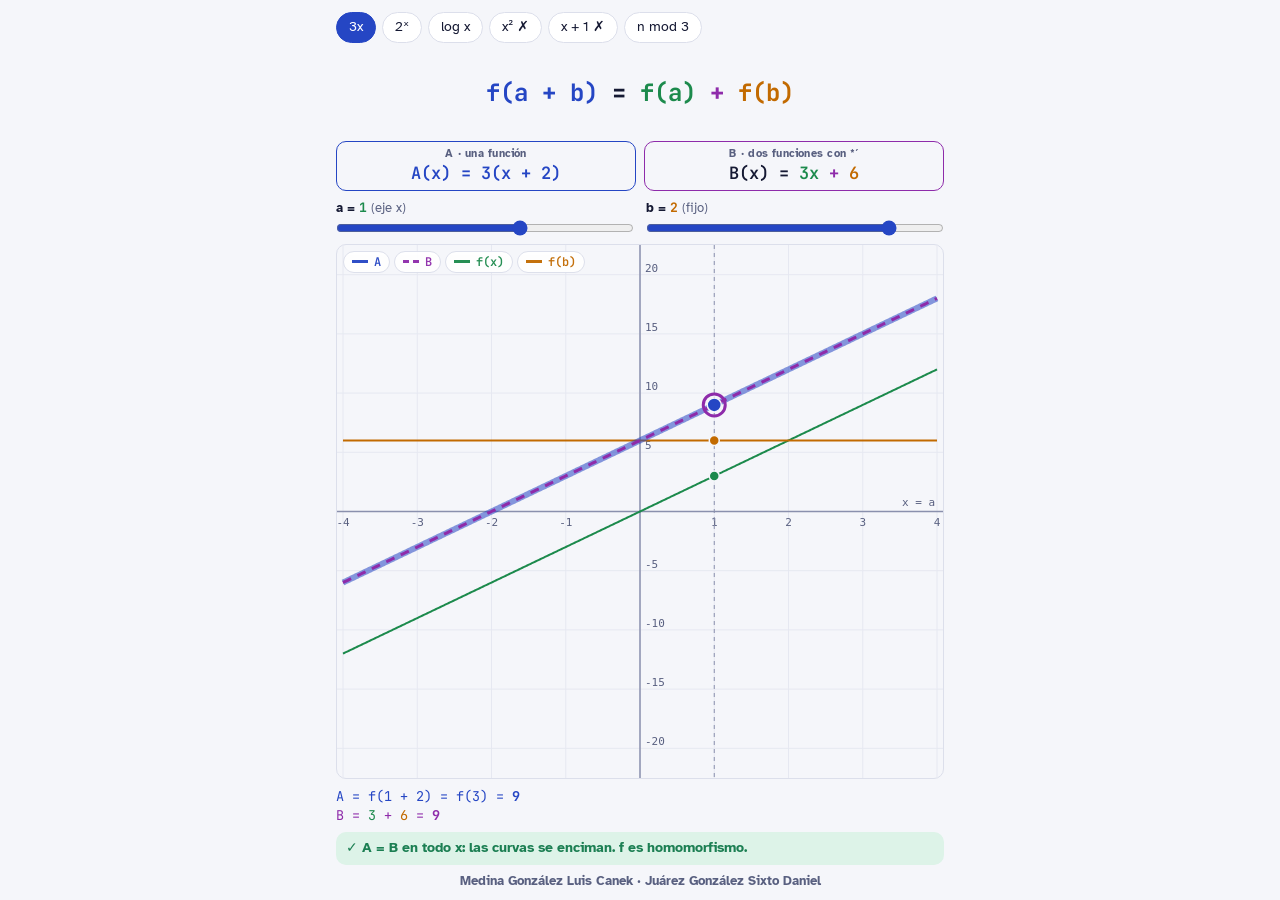
<file: homomorfismo.html>
<!doctype html>
<html lang="es" data-theme="light"><head><meta charset="utf-8"><meta name="viewport" content="width=device-width,initial-scale=1,viewport-fit=cover">
<title>Simulador de homomorfismos</title>
<meta name="claude:viewport-fit-sides" content="cover">
<link rel="preconnect" href="https://fonts.googleapis.com">
<link rel="preconnect" href="https://fonts.gstatic.com" crossorigin>
<link rel="stylesheet" href="https://fonts.googleapis.com/css2?family=Atkinson+Hyperlegible:wght@400;700&family=JetBrains+Mono:wght@400;600;700&display=swap">
<style>
/* Layout: una sola pantalla (sin scroll). Filas fijas y compactas; la gráfica toma todo el alto que sobra. */
:root{
  --bg:#F5F6FA; --surface:#FFFFFF; --ink:#151933; --muted:#596080; --line:#DCDFEB;
  --accent:#2546C4; --accent-ink:#FFFFFF; --accent-soft:#E4E9FB;
  --cA:#2546C4; --cB:#8E2BAA; --cFa:#1C8A4C; --cFb:#C26A00;
  --grid:#E6E8F1; --axis:#8A90AD;
  --ok:#1C7F53; --ok-soft:#DDF3E8; --bad:#B93434; --bad-soft:#F9E1E1;
  --f-body:"Atkinson Hyperlegible",system-ui,-apple-system,"Segoe UI",sans-serif;
  --f-mono:"JetBrains Mono",ui-monospace,Menlo,Consolas,monospace;
}
@media (prefers-color-scheme: dark){:root:not([data-theme="light"]){
  --bg:#0D1020; --surface:#161A2E; --ink:#E7E9F5; --muted:#9BA1C2; --line:#2A3052;
  --accent:#93A7FF; --accent-ink:#0D1020; --accent-soft:#1E2752;
  --cA:#93A7FF; --cB:#D58BEB; --cFa:#5BD08C; --cFb:#F2A65A;
  --grid:#1F2440; --axis:#6E7499;
  --ok:#55C893; --ok-soft:#12321F; --bad:#FF8A8A; --bad-soft:#3B1818; color-scheme:dark}}
:root[data-theme="dark"]{
  --bg:#0D1020; --surface:#161A2E; --ink:#E7E9F5; --muted:#9BA1C2; --line:#2A3052;
  --accent:#93A7FF; --accent-ink:#0D1020; --accent-soft:#1E2752;
  --cA:#93A7FF; --cB:#D58BEB; --cFa:#5BD08C; --cFb:#F2A65A;
  --grid:#1F2440; --axis:#6E7499;
  --ok:#55C893; --ok-soft:#12321F; --bad:#FF8A8A; --bad-soft:#3B1818; color-scheme:dark}
:root[data-theme="light"]{color-scheme:light}
*{box-sizing:border-box}
.credit{margin:0;font-size:13px;font-weight:700;line-height:1.3;color:var(--muted);text-align:center}
html,body{height:100%}
body{margin:0}
body{background:var(--bg);color:var(--ink);font-family:var(--f-body);font-size:15px;line-height:1.35;overflow:hidden}
.app{height:100%;max-width:640px;margin:0 auto;display:grid;grid-template-rows:auto auto auto auto minmax(150px,1fr) auto auto auto;gap:8px;
  padding-left:max(16px,env(safe-area-inset-left,0px));padding-right:max(16px,env(safe-area-inset-right,0px));padding-block:10px}
.cA{color:var(--cA)} .cB{color:var(--cB)} .cFa{color:var(--cFa)} .cFb{color:var(--cFb)}
.m{font-family:var(--f-mono)}

/* funciones */
.presets{display:flex;gap:6px;overflow-x:auto;scrollbar-width:none;margin-inline:-2px;padding:2px}
.presets::-webkit-scrollbar{display:none}
.btn{flex:none;font:inherit;font-size:14px;border:1px solid var(--line);background:var(--surface);color:var(--ink);border-radius:999px;padding:5px 12px;cursor:pointer}
.btn.on{background:var(--accent);border-color:var(--accent);color:var(--accent-ink)}
button:focus-visible,input:focus-visible{outline:3px solid var(--accent);outline-offset:2px}

/* fórmula */
.formula{font-family:var(--f-mono);font-weight:700;font-size:clamp(17px,5.4vw,24px);text-align:center;white-space:nowrap}
.ab{display:grid;grid-template-columns:1fr 1fr;gap:8px}
.box{border:1.5px solid var(--line);border-radius:10px;padding:5px 8px;text-align:center;min-width:0}
.box.a{border-color:var(--cA)} .box.b{border-color:var(--cB)}
.box small{display:block;font-size:11px;color:var(--muted);font-weight:700;letter-spacing:.02em}
.box .m{font-size:clamp(12px,3.5vw,17px);font-weight:600;display:block;overflow-wrap:anywhere}

/* deslizadores */
.sliders{display:grid;grid-template-columns:1fr 1fr;gap:12px}
.sliders label{display:flex;flex-direction:column;gap:0;font-size:13px;font-weight:700;min-width:0}
.sliders input{width:100%;accent-color:var(--accent);margin:2px 0 0}

/* gráfica */
.plot{position:relative;min-height:0;border:1px solid var(--line);border-radius:10px;overflow:hidden;background:var(--bg)}
.plot canvas{position:absolute;inset:0;width:100%;height:100%;touch-action:pan-y;cursor:crosshair}
.legend{position:absolute;left:6px;right:6px;top:6px;display:flex;flex-wrap:wrap;gap:4px;pointer-events:none}
.tog{pointer-events:auto;display:flex;align-items:center;gap:6px;font:inherit;font-family:var(--f-mono);font-size:12px;font-weight:600;border:1px solid var(--line);background:var(--surface);border-radius:999px;padding:2px 8px;cursor:pointer;opacity:.95}
.tog.off{opacity:.4;text-decoration:line-through}
.sw{display:inline-block;width:16px;border-top:3px solid currentColor}
.sw.dash{border-top-style:dashed}

/* lectura y veredicto */
.read{font-family:var(--f-mono);font-size:13.5px;display:flex;flex-direction:column;gap:1px;white-space:nowrap;overflow:hidden}
.read span{overflow:hidden;text-overflow:ellipsis}
.verdict{border-radius:10px;padding:7px 10px;font-weight:700;font-size:14px;display:flex;flex-direction:column;gap:3px}
.verdict.good{background:var(--ok-soft);color:var(--ok)}
.verdict.bad{background:var(--bad-soft);color:var(--bad)}
.verdict .note{font-weight:400;color:var(--ink);font-size:13px}
.verdict .note b{font-weight:700}
</style>

<main class="app">
  <div class="presets" id="presets" role="group" aria-label="Función f"></div>

  <p class="formula"><span class="cA">f(a <span id="op">+</span> b)</span> = <span class="cFa">f(a)</span> <span class="cB" id="opT">+</span> <span class="cFb">f(b)</span></p>

  <div class="ab">
    <div class="box a"><small>A · una función</small><span class="m cA" id="fA"></span></div>
    <div class="box b"><small>B · dos funciones con *′</small><span class="m" id="fB"></span></div>
  </div>

  <div class="sliders">
    <label for="sa"><span>a = <span class="m cFa" id="va"></span> <span style="color:var(--muted);font-weight:400">(eje x)</span></span><input type="range" id="sa"></label>
    <label for="sb"><span>b = <span class="m cFb" id="vb"></span> <span style="color:var(--muted);font-weight:400">(fijo)</span></span><input type="range" id="sb"></label>
  </div>

  <div class="plot" id="plot">
    <canvas id="cv" aria-label="Gráfica de A y B"></canvas>
    <div class="legend" id="legend">
      <button class="tog cA" data-c="A"><span class="sw"></span>A</button>
      <button class="tog cB" data-c="B"><span class="sw dash"></span>B</button>
      <button class="tog cFa" data-c="Fa"><span class="sw"></span>f(x)</button>
      <button class="tog cFb" data-c="Fb"><span class="sw"></span>f(b)</button>
    </div>
  </div>

  <div class="read" id="read"></div>
  <div class="verdict" id="ver"></div>
  <p class="credit">Medina González Luis Canek · Juárez González Sixto Daniel</p>
</main>

<script>
(function(){
const $ = s => document.querySelector(s);
const mod = (a,n) => ((a%n)+n)%n;
const fmt = x => { if (!isFinite(x)) return '—'; const r = Math.round(x); return Math.abs(x-r)<1e-9 ? String(r) : String(+x.toFixed(3)); };
const par = v => v < 0 ? `(${fmt(v)})` : fmt(v);
const sgn = v => v < 0 ? `− ${fmt(-v)}` : `+ ${fmt(v)}`;
const c = (cls, t) => `<span class="${cls}">${t}</span>`;
const G = [
  {name:'3x', op:'+', opT:'+', f:x=>3*x, s:(a,b)=>a+b, t:(u,v)=>u+v, xr:[-4,4], yr:[-22,22], br:[-3,3], b0:2, a0:1, st:.1, hom:true,
   A:b=>`3(x ${sgn(b)})`, Fa:'3x'},
  {name:'2ˣ', op:'+', opT:'·', f:x=>Math.pow(2,x), s:(a,b)=>a+b, t:(u,v)=>u*v, xr:[-4,3], yr:[-2,34], br:[-2,2], b0:1, a0:1, st:.1, hom:true,
   A:b=>`2<sup>x ${sgn(b)}</sup>`, Fa:'2ˣ'},
  {name:'log x', op:'·', opT:'+', f:x=>Math.log10(x), s:(a,b)=>a*b, t:(u,v)=>u+v, xr:[0.05,10], yr:[-1.6,2], br:[.2,5], b0:2, a0:5, st:.05, hom:true,
   A:b=>`log(${fmt(b)}·x)`, Fa:'log x'},
  {name:'x² ✗', op:'+', opT:'+', f:x=>x*x, s:(a,b)=>a+b, t:(u,v)=>u+v, xr:[-4,4], yr:[-3,32], br:[-3,3], b0:2, a0:1, st:.1, hom:false,
   A:b=>`(x ${sgn(b)})²`, Fa:'x²'},
  {name:'x + 1 ✗', op:'+', opT:'+', f:x=>x+1, s:(a,b)=>a+b, t:(u,v)=>u+v, xr:[-4,4], yr:[-8,10], br:[-3,3], b0:2, a0:1, st:.1, hom:false,
   A:b=>`(x ${sgn(b)}) + 1`, Fa:'x + 1'},
  {name:'n mod 3', op:'+', opT:'+₃', f:x=>mod(x,3), s:(a,b)=>a+b, t:(u,v)=>(u+v)%3, xr:[-6,6], yr:[-.6,3.2], br:[-5,5], b0:2, a0:2, st:1, disc:true, hom:true,
   A:b=>`(x ${sgn(b)}) mod 3`, Fa:'x mod 3'},
];
let g = G[0], a = 1, b = 2;
const show = {A:true, B:true, Fa:true, Fb:true};
const sa = $('#sa'), sb = $('#sb');
$('#presets').innerHTML = G.map((p,i)=>`<button class="btn" data-i="${i}">${p.name}</button>`).join('');
$('#presets').addEventListener('click', e=>{ const t=e.target.closest('button'); if(t) load(G[+t.dataset.i]); });
$('#legend').addEventListener('click', e=>{ const t=e.target.closest('.tog'); if(!t) return; const k=t.dataset.c; show[k]=!show[k]; t.classList.toggle('off', !show[k]); draw(); });
sa.addEventListener('input', ()=>{ a = +sa.value; update(); });
sb.addEventListener('input', ()=>{ b = +sb.value; update(); });

function load(p){
  g = p; a = p.a0; b = p.b0;
  document.querySelectorAll('#presets .btn').forEach((t,i)=>t.classList.toggle('on', G[i]===p));
  Object.assign(sa, {min:p.xr[0], max:p.xr[1], step:p.st, value:a});
  Object.assign(sb, {min:p.br[0], max:p.br[1], step:p.st, value:b});
  $('#op').textContent = p.op; $('#opT').textContent = p.opT;
  update();
}
const opName = o => ({'+':'la suma','·':'la multiplicación','+₃':'la suma mod 3'})[o] || o;

function update(){
  $('#va').textContent = fmt(a); $('#vb').textContent = fmt(b);
  const fb = g.f(b);
  $('#fA').innerHTML = `A(x) = ${g.A(b)}`;
  $('#fB').innerHTML = `B(x) = ${c('cFa', g.Fa)} ${c('cB', g.opT)} ${c('cFb', fmt(fb))}`;
  const ab = g.s(a,b), A = g.f(ab), fa = g.f(a), B = g.t(fa,fb);
  $('#read').innerHTML =
    `<span class="cA">A = f(${fmt(a)} ${g.op} ${par(b)}) = f(${fmt(ab)}) = <b>${fmt(A)}</b></span>`+
    `<span class="cB">B = ${c('cFa', fmt(fa))} ${g.opT} ${c('cFb', fmt(fb))} = <b>${fmt(B)}</b></span>`;
  const eqHere = Math.abs(A-B) < 1e-9*Math.max(1,Math.abs(A));
  const v = $('#ver');
  let main;
  if (g.hom){ v.className='verdict good'; main = '✓ A = B en todo x: las curvas se enciman. f es homomorfismo.'; }
  else if (eqHere){ v.className='verdict bad'; main = '✗ A = B solo en este punto; en el resto se separan. f NO es homomorfismo.'; }
  else { v.className='verdict bad'; main = `✗ A = ${fmt(A)} ≠ B = ${fmt(B)}: curvas distintas. f NO es homomorfismo.`; }
  // caso especial: b es la identidad
  const eS = g.op==='·' ? 1 : 0, eT = g.opT==='·' ? 1 : 0;
  let note = '';
  if (Math.abs(b - eS) < 1e-9){
    const ok = Math.abs(fb - eT) < 1e-9;
    note = `<span class="note"><b>Caso especial: b = ${eS} es la identidad de ${opName(g.op)}.</b> Por eso ${c('cA','A')} = ${c('cFa','f(x)')}, cosa que pasa con cualquier función. `+
      (ok ? `Además ${c('cFb',`f(${eS}) = ${fmt(fb)}`)} es la identidad de ${opName(g.opT)}: <b>f(e) = e′</b> ✓. Todo homomorfismo lo cumple, pero no basta: mueve b.`
          : `Pero ${c('cFb',`f(${eS}) = ${fmt(fb)}`)} no es la identidad de ${opName(g.opT)} (${eT}): <b>f(e) ≠ e′</b> ✗, por eso B se separa.`)+`</span>`;
  }
  v.innerHTML = `<span>${main}</span>${note}`;
  draw();
}

const cv = $('#cv'), ctx = cv.getContext('2d');
const css = n => getComputedStyle(document.documentElement).getPropertyValue(n).trim();
function niceStep(range, n){ const raw = range/n, p = Math.pow(10, Math.floor(Math.log10(raw))), m = raw/p; return (m<1.5?1:m<3.5?2:m<7.5?5:10)*p; }
function draw(){
  const W = cv.clientWidth, H = cv.clientHeight, dpr = window.devicePixelRatio || 1;
  if (!W || !H) return;
  cv.width = W*dpr; cv.height = H*dpr; ctx.setTransform(dpr,0,0,dpr,0,0);
  const [x0,x1] = g.xr, [y0,y1] = g.yr, pad = 6;
  const X = x => pad + (x-x0)/(x1-x0)*(W-2*pad), Y = y => H-pad - (y-y0)/(y1-y0)*(H-2*pad);
  const col = {A:css('--cA'), B:css('--cB'), Fa:css('--cFa'), Fb:css('--cFb'), grid:css('--grid'), axis:css('--axis'), ink:css('--muted'), bg:css('--bg')};
  ctx.clearRect(0,0,W,H);
  ctx.font = '11px ' + css('--f-mono');
  const sx = niceStep(x1-x0, 8), sy = niceStep(y1-y0, Math.max(3, Math.round(H/45)));
  ctx.lineWidth = 1; ctx.strokeStyle = col.grid;
  for (let x = Math.ceil(x0/sx)*sx; x <= x1; x += sx){ ctx.beginPath(); ctx.moveTo(X(x),0); ctx.lineTo(X(x),H); ctx.stroke(); }
  for (let y = Math.ceil(y0/sy)*sy; y <= y1; y += sy){ ctx.beginPath(); ctx.moveTo(0,Y(y)); ctx.lineTo(W,Y(y)); ctx.stroke(); }
  const ax = Math.min(Math.max(0,x0),x1), ay = Math.min(Math.max(0,y0),y1);
  ctx.strokeStyle = col.axis; ctx.lineWidth = 1.5;
  ctx.beginPath(); ctx.moveTo(0,Y(ay)); ctx.lineTo(W,Y(ay)); ctx.moveTo(X(ax),0); ctx.lineTo(X(ax),H); ctx.stroke();
  ctx.fillStyle = col.ink;
  for (let x = Math.ceil(x0/sx)*sx; x <= x1+1e-9; x += sx){ if (Math.abs(x)<1e-9) continue; ctx.textAlign='center'; ctx.fillText(fmt(x), X(x), Math.min(H-4, Y(ay)+14)); }
  for (let y = Math.ceil(y0/sy)*sy; y <= y1+1e-9; y += sy){ if (Math.abs(y)<1e-9) continue; ctx.textAlign='left'; ctx.fillText(fmt(y), X(ax)+5, Y(y)-3); }
  ctx.textAlign='right'; ctx.fillText('x = a', W-8, Y(ay)-6);
  const fns = { A: x => g.f(g.s(x,b)), B: x => g.t(g.f(x), g.f(b)), Fa: x => g.f(x), Fb: () => g.f(b) };
  const styles = {Fa:{w:2,dash:[]}, Fb:{w:2,dash:[]}, A:{w:6,dash:[],alpha:.55}, B:{w:3,dash:[9,7]}};
  for (const k of ['Fa','Fb','A','B']){
    if (!show[k]) continue;
    const st = styles[k]; ctx.strokeStyle = col[k]; ctx.fillStyle = col[k]; ctx.globalAlpha = st.alpha || 1;
    if (g.disc){
      for (let x = Math.ceil(x0); x <= x1; x++){
        const y = fns[k](x); if (!isFinite(y)) continue;
        ctx.beginPath();
        if (k==='B'){ ctx.lineWidth = 2.5; ctx.arc(X(x),Y(y),9,0,7); ctx.stroke(); }
        else if (k==='A'){ ctx.arc(X(x),Y(y),6,0,7); ctx.fill(); }
        else { ctx.arc(X(x),Y(y),k==='Fa'?3.5:2.5,0,7); ctx.fill(); }
      }
      if (k==='Fb'){ ctx.setLineDash([3,4]); ctx.lineWidth=1.5; ctx.beginPath(); ctx.moveTo(0,Y(fns.Fb())); ctx.lineTo(W,Y(fns.Fb())); ctx.stroke(); ctx.setLineDash([]); }
    } else {
      ctx.lineWidth = st.w; ctx.setLineDash(st.dash); ctx.beginPath();
      let pen = false; const N = 500;
      for (let i=0;i<=N;i++){
        const x = x0 + (x1-x0)*i/N, y = fns[k](x);
        if (!isFinite(y) || y < y0-(y1-y0) || y > y1+(y1-y0)){ pen = false; continue; }
        if (pen) ctx.lineTo(X(x),Y(y)); else { ctx.moveTo(X(x),Y(y)); pen = true; }
      }
      ctx.stroke(); ctx.setLineDash([]);
    }
    ctx.globalAlpha = 1;
  }
  ctx.strokeStyle = col.axis; ctx.setLineDash([4,4]); ctx.lineWidth = 1;
  ctx.beginPath(); ctx.moveTo(X(a),0); ctx.lineTo(X(a),H); ctx.stroke(); ctx.setLineDash([]);
  for (const [k,y,r] of [['Fa',fns.Fa(a),5],['Fb',fns.Fb(),5],['A',fns.A(a),7],['B',fns.B(a),11]]){
    if (!show[k] || !isFinite(y) || y<y0 || y>y1) continue;
    ctx.beginPath(); ctx.arc(X(a),Y(y),r,0,7);
    if (k==='B'){ ctx.strokeStyle = col.B; ctx.lineWidth = 3; ctx.stroke(); }
    else { ctx.fillStyle = col[k]; ctx.fill(); ctx.strokeStyle = col.bg; ctx.lineWidth = 1.5; ctx.stroke(); }
  }
}
function pick(e){
  const r = cv.getBoundingClientRect(), [x0,x1] = g.xr;
  let x = x0 + (e.clientX - r.left - 6)/(r.width-12)*(x1-x0);
  x = Math.round(x/g.st)*g.st; x = Math.min(x1, Math.max(x0, x));
  a = +x.toFixed(4); sa.value = a; update();
}
let drag = false;
cv.addEventListener('pointerdown', e=>{ drag = true; cv.setPointerCapture(e.pointerId); pick(e); });
cv.addEventListener('pointermove', e=>{ if (drag) pick(e); });
cv.addEventListener('pointerup', ()=>{ drag = false; });
cv.addEventListener('pointercancel', ()=>{ drag = false; });
if ('ResizeObserver' in window) new ResizeObserver(draw).observe($('#plot')); else addEventListener('resize', draw);
try { matchMedia('(prefers-color-scheme: dark)').addEventListener('change', draw); } catch(e){}
new MutationObserver(draw).observe(document.documentElement, {attributes:true, attributeFilter:['data-theme']});
load(G[0]);
})();
</script>

</body></html>
</file>
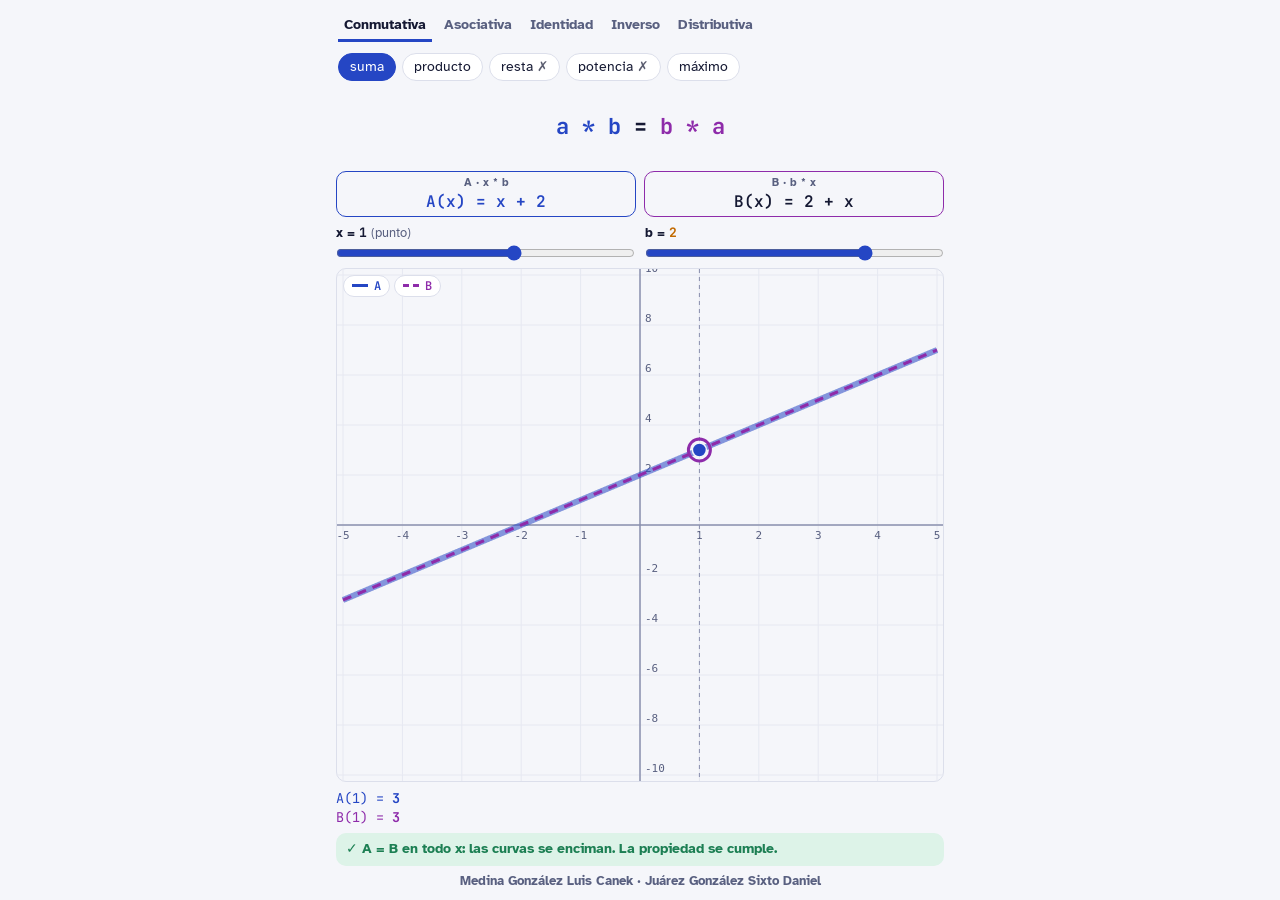
<file: propiedades.html>
<!doctype html>
<html lang="es" data-theme="light"><head><meta charset="utf-8"><meta name="viewport" content="width=device-width,initial-scale=1,viewport-fit=cover">
<title>Laboratorio de propiedades</title>
<meta name="claude:viewport-fit-sides" content="cover">
<link rel="preconnect" href="https://fonts.googleapis.com">
<link rel="preconnect" href="https://fonts.gstatic.com" crossorigin>
<link rel="stylesheet" href="https://fonts.googleapis.com/css2?family=Atkinson+Hyperlegible:wght@400;700&family=JetBrains+Mono:wght@400;600;700&display=swap">
<style>
/* Layout: una sola pantalla sin scroll. Pestañas y operaciones arriba; la gráfica toma el alto que sobra. Mismos colores que el simulador de homomorfismos. */
:root{
  --bg:#F5F6FA; --surface:#FFFFFF; --ink:#151933; --muted:#596080; --line:#DCDFEB;
  --accent:#2546C4; --accent-ink:#FFFFFF; --accent-soft:#E4E9FB;
  --cA:#2546C4; --cB:#8E2BAA; --cG:#1C8A4C; --cO:#C26A00; --cM:#8A90AD;
  --grid:#E6E8F1; --axis:#8A90AD;
  --ok:#1C7F53; --ok-soft:#DDF3E8; --bad:#B93434; --bad-soft:#F9E1E1; --neu-soft:#E4E9FB;
  --f-body:"Atkinson Hyperlegible",system-ui,-apple-system,"Segoe UI",sans-serif;
  --f-mono:"JetBrains Mono",ui-monospace,Menlo,Consolas,monospace;
}
@media (prefers-color-scheme: dark){:root:not([data-theme="light"]){
  --bg:#0D1020; --surface:#161A2E; --ink:#E7E9F5; --muted:#9BA1C2; --line:#2A3052;
  --accent:#93A7FF; --accent-ink:#0D1020; --accent-soft:#1E2752;
  --cA:#93A7FF; --cB:#D58BEB; --cG:#5BD08C; --cO:#F2A65A; --cM:#6E7499;
  --grid:#1F2440; --axis:#6E7499;
  --ok:#55C893; --ok-soft:#12321F; --bad:#FF8A8A; --bad-soft:#3B1818; --neu-soft:#1E2752; color-scheme:dark}}
:root[data-theme="dark"]{
  --bg:#0D1020; --surface:#161A2E; --ink:#E7E9F5; --muted:#9BA1C2; --line:#2A3052;
  --accent:#93A7FF; --accent-ink:#0D1020; --accent-soft:#1E2752;
  --cA:#93A7FF; --cB:#D58BEB; --cG:#5BD08C; --cO:#F2A65A; --cM:#6E7499;
  --grid:#1F2440; --axis:#6E7499;
  --ok:#55C893; --ok-soft:#12321F; --bad:#FF8A8A; --bad-soft:#3B1818; --neu-soft:#1E2752; color-scheme:dark}
:root[data-theme="light"]{color-scheme:light}
*{box-sizing:border-box}
.credit{margin:0;font-size:13px;font-weight:700;line-height:1.3;color:var(--muted);text-align:center}
html,body{height:100%}
body{margin:0;background:var(--bg);color:var(--ink);font-family:var(--f-body);font-size:15px;line-height:1.35;overflow:hidden}
.app{height:100%;max-width:640px;margin:0 auto;display:grid;grid-template-rows:auto auto auto auto auto minmax(140px,1fr) auto auto auto;gap:7px;
  padding-left:max(16px,env(safe-area-inset-left,0px));padding-right:max(16px,env(safe-area-inset-right,0px));padding-block:10px}
.cA{color:var(--cA)} .cB{color:var(--cB)} .cG{color:var(--cG)} .cO{color:var(--cO)} .cM{color:var(--cM)}
.m{font-family:var(--f-mono)}

.row{display:flex;gap:6px;overflow-x:auto;scrollbar-width:none;padding:2px}
.row::-webkit-scrollbar{display:none}
.tab{flex:none;font:inherit;font-size:14px;font-weight:700;border:0;border-bottom:3px solid transparent;background:none;color:var(--muted);padding:4px 6px;cursor:pointer}
.tab.on{color:var(--ink);border-bottom-color:var(--accent)}
.btn{flex:none;font:inherit;font-size:13.5px;border:1px solid var(--line);background:var(--surface);color:var(--ink);border-radius:999px;padding:4px 11px;cursor:pointer}
.btn.on{background:var(--accent);border-color:var(--accent);color:var(--accent-ink)}
.btn .x{opacity:.7}
button:focus-visible,input:focus-visible{outline:3px solid var(--accent);outline-offset:2px}

.formula{font-family:var(--f-mono);font-weight:700;font-size:clamp(15px,4.8vw,22px);text-align:center;white-space:nowrap;overflow:hidden}
.ab{display:grid;grid-template-columns:1fr 1fr;gap:8px}
.box{border:1.5px solid var(--line);border-radius:10px;padding:4px 8px;text-align:center;min-width:0}
.box.a{border-color:var(--cA)} .box.b{border-color:var(--cB)}
.box small{display:block;font-size:11px;color:var(--muted);font-weight:700}
.box .m{font-size:clamp(12px,3.5vw,16px);font-weight:600;display:block;overflow-wrap:anywhere}

.sliders{display:grid;gap:10px}
.sliders label{display:flex;flex-direction:column;font-size:13px;font-weight:700;min-width:0;white-space:nowrap}
.sliders input{width:100%;accent-color:var(--accent);margin:2px 0 0}

.plot{position:relative;min-height:0;border:1px solid var(--line);border-radius:10px;overflow:hidden;background:var(--bg)}
.plot canvas{position:absolute;inset:0;width:100%;height:100%;touch-action:pan-y;cursor:crosshair}
.legend{position:absolute;left:6px;right:6px;top:6px;display:flex;flex-wrap:wrap;gap:4px;pointer-events:none}
.tog{pointer-events:auto;display:flex;align-items:center;gap:6px;font:inherit;font-family:var(--f-mono);font-size:12px;font-weight:600;border:1px solid var(--line);background:var(--surface);border-radius:999px;padding:2px 8px;cursor:pointer}
.tog.off{opacity:.4;text-decoration:line-through}
.sw{display:inline-block;width:16px;border-top:3px solid currentColor}
.sw.dash{border-top-style:dashed}

.read{font-family:var(--f-mono);font-size:13.5px;display:flex;flex-direction:column;gap:1px;white-space:nowrap;overflow:hidden}
.read span{overflow:hidden;text-overflow:ellipsis}
.verdict{border-radius:10px;padding:7px 10px;font-weight:700;font-size:14px;display:flex;flex-direction:column;gap:3px;background:var(--neu-soft)}
.verdict.good{background:var(--ok-soft);color:var(--ok)}
.verdict.bad{background:var(--bad-soft);color:var(--bad)}
.verdict .note{font-weight:400;color:var(--ink);font-size:13px}
.verdict .note b{font-weight:700}
</style>

<main class="app">
  <div class="row" id="tabs" role="tablist" aria-label="Propiedad"></div>
  <div class="row" id="ops" role="group" aria-label="Operación"></div>
  <p class="formula" id="formula"></p>
  <div class="ab">
    <div class="box a"><small id="la"></small><span class="m cA" id="fA"></span></div>
    <div class="box b"><small id="lb"></small><span class="m" id="fB"></span></div>
  </div>
  <div class="sliders" id="sliders"></div>
  <div class="plot" id="plot">
    <canvas id="cv" aria-label="Gráfica de A y B"></canvas>
    <div class="legend" id="legend"></div>
  </div>
  <div class="read" id="read"></div>
  <div class="verdict" id="ver"></div>
  <p class="credit">Medina González Luis Canek · Juárez González Sixto Daniel</p>
</main>

<script>
(function(){
const $ = s => document.querySelector(s);
const fmt = x => { if (typeof x !== 'number' || !isFinite(x)) return '—'; const r = Math.round(x); return Math.abs(x-r)<1e-9 ? String(r) : String(+x.toFixed(3)); };
const par = v => v < 0 ? `(${fmt(v)})` : fmt(v);
const sgn = v => v < 0 ? `− ${fmt(-v)}` : `+ ${fmt(v)}`;
const c = (cls, t) => `<span class="${cls}">${t}</span>`;
const near = (u,v) => isFinite(u) && isFinite(v) && Math.abs(u-v) < 1e-9*Math.max(1,Math.abs(u),Math.abs(v));
const P = (k, label, r, v, st=.1) => ({k, label, r, v, st});

/* ---------------- Definición de pestañas y operaciones ---------------- */
const TABS = [
{ name:'Conmutativa',
  formula: `${c('cA','a * b')} = ${c('cB','b * a')}`,
  la:'A · x * b', lb:'B · b * x',
  ops:[
    {name:'suma', ok:true, params:[P('b','b',[-4,4],2)], xr:[-5,5], yr:[-10,10], x0:1,
     A:(x,p)=>x+p.b, B:(x,p)=>p.b+x, sA:p=>`x ${sgn(p.b)}`, sB:p=>`${fmt(p.b)} + x`},
    {name:'producto', ok:true, params:[P('b','b',[-3,3],2)], xr:[-5,5], yr:[-15,15], x0:1,
     A:(x,p)=>x*p.b, B:(x,p)=>p.b*x, sA:p=>`x · ${par(p.b)}`, sB:p=>`${par(p.b)} · x`},
    {name:'resta', ok:false, params:[P('b','b',[-4,4],2)], xr:[-5,5], yr:[-10,10], x0:-1,
     A:(x,p)=>x-p.b, B:(x,p)=>p.b-x, sA:p=>`x − ${par(p.b)}`, sB:p=>`${fmt(p.b)} − x`,
     special:(x,p)=>`Coinciden solo en <b>x = b = ${fmt(p.b)}</b>, porque ahí ambos lados dan 0. Las rectas forman una X: un punto no basta.`},
    {name:'potencia', ok:false, params:[P('b','b',[.5,4],2)], xr:[.1,5], yr:[-1,35], x0:3,
     A:(x,p)=>Math.pow(x,p.b), B:(x,p)=>Math.pow(p.b,x), sA:p=>`x<sup>${fmt(p.b)}</sup>`, sB:p=>`${fmt(p.b)}<sup>x</sup>`,
     special:(x,p,A)=> near(x,p.b) ? `Coinciden en <b>x = b</b>, cosa que pasa siempre (bᵇ = bᵇ).` : `¡Coinciden en x = ${fmt(x)}! x<sup>b</sup> = b<sup>x</sup> = ${fmt(A)}. Es una casualidad, como 2⁴ = 4² = 16, no una regla.`},
    {name:'máximo', ok:true, params:[P('b','b',[-4,4],1)], xr:[-5,5], yr:[-5,6], x0:-2,
     A:(x,p)=>Math.max(x,p.b), B:(x,p)=>Math.max(p.b,x), sA:p=>`máx(x, ${fmt(p.b)})`, sB:p=>`máx(${fmt(p.b)}, x)`},
  ]},
{ name:'Asociativa',
  formula: `${c('cA','(a * b) * c')} = ${c('cB','a * (b * c)')}`,
  la:'A · (x * b) * c', lb:'B · x * (b * c)',
  ops:[
    {name:'suma', ok:true, params:[P('b','b',[-3,3],2),P('c','c',[-3,3],1)], xr:[-5,5], yr:[-12,12], x0:1,
     A:(x,p)=>(x+p.b)+p.c, B:(x,p)=>x+(p.b+p.c), sA:p=>`(x ${sgn(p.b)}) ${sgn(p.c)}`, sB:p=>`x + (${fmt(p.b)} ${sgn(p.c)})`},
    {name:'producto', ok:true, params:[P('b','b',[-3,3],2),P('c','c',[-3,3],1.5)], xr:[-5,5], yr:[-30,30], x0:1,
     A:(x,p)=>(x*p.b)*p.c, B:(x,p)=>x*(p.b*p.c), sA:p=>`(x · ${par(p.b)}) · ${par(p.c)}`, sB:p=>`x · (${fmt(p.b)} · ${par(p.c)})`},
    {name:'resta', ok:false, params:[P('b','b',[-3,3],2),P('c','c',[-3,3],1)], xr:[-5,5], yr:[-12,12], x0:1,
     A:(x,p)=>(x-p.b)-p.c, B:(x,p)=>x-(p.b-p.c), sA:p=>`(x − ${par(p.b)}) − ${par(p.c)}`, sB:p=>`x − (${fmt(p.b)} − ${par(p.c)})`,
     extra:(x,p)=>`Son rectas paralelas: B − A = 2c = ${fmt(2*p.c)}.`,
     special:(x,p)=>`Con <b>c = 0</b> coinciden porque restar 0 no cambia nada. Mueve c y se separan en dos rectas paralelas.`},
    {name:'promedio', ok:false, params:[P('b','b',[-3,3],2),P('c','c',[-3,3],-2)], xr:[-5,5], yr:[-5,5], x0:1,
     A:(x,p)=>((x+p.b)/2+p.c)/2, B:(x,p)=>(x+(p.b+p.c)/2)/2, sA:p=>`((x ${sgn(p.b)})/2 ${sgn(p.c)})/2`, sB:p=>`(x + (${fmt(p.b)} ${sgn(p.c)})/2)/2`,
     extra:()=>`Tienen distinta pendiente: ¼ contra ½.`,
     special:()=>`Se cruzan en este punto, pero tienen distinta pendiente (¼ y ½), así que en el resto se separan.`},
    {name:'máximo', ok:true, params:[P('b','b',[-4,4],1),P('c','c',[-4,4],-1)], xr:[-5,5], yr:[-5,6], x0:-3,
     A:(x,p)=>Math.max(Math.max(x,p.b),p.c), B:(x,p)=>Math.max(x,Math.max(p.b,p.c)), sA:p=>`máx(máx(x, ${fmt(p.b)}), ${fmt(p.c)})`, sB:p=>`máx(x, máx(${fmt(p.b)}, ${fmt(p.c)}))`},
  ]},
{ name:'Identidad', kind:'id',
  formula: `${c('cA','a * e')} = ${c('cB','e * a')} = ${c('cG','a')}`,
  la:'A · x * e', lb:'B · e * x',
  extras:[{k:'G', label:'y = x', cls:'cG', f:x=>x}],
  ops:[
    {name:'suma', idE:0, params:[P('e','e',[-3,3],2)], xr:[-5,5], yr:[-8,8], x0:2,
     A:(x,p)=>x+p.e, B:(x,p)=>p.e+x, sA:p=>`x ${sgn(p.e)}`, sB:p=>`${fmt(p.e)} + x`},
    {name:'producto', idE:1, params:[P('e','e',[-2,3],2)], xr:[-5,5], yr:[-8,8], x0:2,
     A:(x,p)=>x*p.e, B:(x,p)=>p.e*x, sA:p=>`x · ${par(p.e)}`, sB:p=>`${par(p.e)} · x`},
    {name:'resta', idE:null, params:[P('e','e',[-3,3],2)], xr:[-5,5], yr:[-8,8], x0:2,
     A:(x,p)=>x-p.e, B:(x,p)=>p.e-x, sA:p=>`x − ${par(p.e)}`, sB:p=>`${fmt(p.e)} − x`,
     noId:`La resta no tiene identidad: x − 0 = x, pero 0 − x = −x.`},
    {name:'potencia', idE:null, params:[P('e','e',[.5,3],2)], xr:[.1,4], yr:[-1,10], x0:2,
     A:(x,p)=>Math.pow(x,p.e), B:(x,p)=>Math.pow(p.e,x), sA:p=>`x<sup>${fmt(p.e)}</sup>`, sB:p=>`${fmt(p.e)}<sup>x</sup>`,
     noId:`x¹ = x funciona por la derecha, pero 1ˣ = 1: no hay identidad por los dos lados.`},
    {name:'máximo', idE:null, params:[P('e','e',[-5,3],1)], xr:[-4,4], yr:[-5,5], x0:2,
     A:(x,p)=>Math.max(x,p.e), B:(x,p)=>Math.max(p.e,x), sA:p=>`máx(x, ${fmt(p.e)})`, sB:p=>`máx(${fmt(p.e)}, x)`,
     noId:`En la ventana parece funcionar, pero falla para todo x &lt; e. En ℝ no hay identidad para máx (e tendría que ser menor que todos). En ℕ sí: e = 0.`},
  ]},
{ name:'Inverso', kind:'inv',
  formula: `${c('cA','a′')} tal que ${c('cB','a * a′')} = ${c('cO','e')}`,
  la:'A · el inverso x′', lb:'B · x * x′',
  ops:[
    {name:'suma en ℝ', e:0, xr:[-5,5], yr:[-6,6], x0:2, params:[],
     inv:x=>-x, op:(u,v)=>u+v, sA:()=>`x′ = −x`, sB:()=>`x + (−x) = ${c('cO','0')}`},
    {name:'producto en ℝ', e:1, xr:[-5,5], yr:[-6,6], x0:2, params:[],
     inv:x=>Math.abs(x)<1e-9?NaN:1/x, op:(u,v)=>u*v, sA:()=>`x′ = 1/x`, sB:()=>`x · (1/x) = ${c('cO','1')}`},
    {name:'producto en ℤ', e:1, xr:[-6,6], yr:[-2.5,2.5], x0:2, params:[], disc:true,
     inv:x=>(x===1||x===-1)?x:NaN, op:(u,v)=>u*v, sA:()=>`x′ = 1/x ∈ ℤ`, sB:()=>`x · x′ = ${c('cO','1')}`,
     ghost:{label:'1/x ∉ ℤ', f:x=>1/x}},
  ]},
{ name:'Distributiva',
  formula: `${c('cA','a·(b + c)')} = ${c('cB','a·b + a·c')}`,
  la:'A · aplicar sobre (x + c)', lb:'B · aplicar a cada uno',
  ops:[
    {name:'· sobre +', ok:true, params:[P('b','a',[-3,3],2),P('c','c',[-3,3],1)], xr:[-5,5], yr:[-20,20], x0:1,
     A:(x,p)=>p.b*(x+p.c), B:(x,p)=>p.b*x+p.b*p.c, sA:p=>`${par(p.b)}·(x ${sgn(p.c)})`, sB:p=>`${par(p.b)}·x + ${par(p.b)}·${par(p.c)}`},
    {name:'( )² sobre +', ok:false, params:[P('c','c',[-3,3],2)], xr:[-5,5], yr:[-3,35], x0:1,
     A:(x,p)=>(x+p.c)**2, B:(x,p)=>x*x+p.c*p.c, sA:p=>`(x ${sgn(p.c)})²`, sB:p=>`x² + ${par(p.c)}²`,
     extra:(x,p)=>`El hueco entre las curvas es 2cx = ${fmt(2*p.c*x)}.`,
     special:()=>`Coinciden porque aquí <b>2cx = 0</b> (x = 0 o c = 0). En cualquier otro punto, (x + c)² = x² + 2cx + c².`},
    {name:'2^ sobre +', ok:false, params:[P('c','c',[-2,2],1)], xr:[-4,4], yr:[-1,25], x0:2,
     A:(x,p)=>Math.pow(2,x+p.c), B:(x,p)=>Math.pow(2,x)+Math.pow(2,p.c), sA:p=>`2<sup>x ${sgn(p.c)}</sup>`, sB:p=>`2<sup>x</sup> + 2<sup>${fmt(p.c)}</sup>`,
     extra:()=>`Lo correcto es 2<sup>x+c</sup> = 2ˣ · 2ᶜ (un producto, no una suma).`,
     special:()=>`Se cruzan en este punto por casualidad. La regla correcta es 2<sup>x+c</sup> = 2ˣ · 2ᶜ.`},
    {name:'+ sobre ·', ok:false, params:[P('b','a',[-3,3],1),P('c','c',[-3,3],2)], xr:[-5,5], yr:[-20,20], x0:1,
     A:(x,p)=>p.b+x*p.c, B:(x,p)=>(p.b+x)*(p.b+p.c), sA:p=>`${fmt(p.b)} + x·${par(p.c)}`, sB:p=>`(${fmt(p.b)} + x)·(${fmt(p.b)} ${sgn(p.c)})`,
     extra:()=>`La suma no se distribuye sobre el producto.`,
     special:()=>`Coinciden en este punto, pero no en general: la suma no se distribuye sobre el producto.`},
  ]},
];

/* ---------------- Estado ---------------- */
let T = TABS[0], O = T.ops[0], x = 1, p = {}, show = {};
$('#tabs').innerHTML = TABS.map((t,i)=>`<button class="tab" role="tab" data-i="${i}">${t.name}</button>`).join('');
$('#tabs').addEventListener('click', e=>{ const b=e.target.closest('.tab'); if(b) loadTab(TABS[+b.dataset.i]); });
$('#ops').addEventListener('click', e=>{ const b=e.target.closest('.btn'); if(b) loadOp(T.ops[+b.dataset.i]); });
$('#legend').addEventListener('click', e=>{ const t=e.target.closest('.tog'); if(!t) return; const k=t.dataset.c; show[k]=!show[k]; t.classList.toggle('off', !show[k]); draw(); });

function loadTab(t){
  T = t;
  document.querySelectorAll('#tabs .tab').forEach((b,i)=>{ const on = TABS[i]===t; b.classList.toggle('on', on); b.setAttribute('aria-selected', on); });
  $('#formula').innerHTML = t.formula; $('#la').textContent = t.la; $('#lb').textContent = t.lb;
  $('#ops').innerHTML = t.ops.map((o,i)=>{ const mark = o.ok===false || o.idE===null ? ' <span class="x">✗</span>' : ''; return `<button class="btn" data-i="${i}">${o.name}${mark}</button>`; }).join('');
  loadOp(t.ops[0]);
}
function curves(){
  if (T.kind==='inv'){
    const list = [
      {k:'A', label:'x′', cls:'cA', f:x=>O.inv(x), main:'A'},
      {k:'B', label:'x * x′', cls:'cB', f:x=>O.op(x,O.inv(x)), main:'B'},
      {k:'E', label:`y = e = ${O.e}`, cls:'cO', f:()=>O.e, line:true},
    ];
    if (O.ghost) list.unshift({k:'H', label:O.ghost.label, cls:'cM', f:O.ghost.f, line:true, dash:[4,4]});
    return list;
  }
  const list = [{k:'A', label:'A', cls:'cA', f:x=>O.A(x,p), main:'A'}, {k:'B', label:'B', cls:'cB', f:x=>O.B(x,p), main:'B'}];
  (T.extras||[]).forEach(e=>list.push({...e, line:true}));
  return list;
}
function loadOp(o){
  O = o; x = o.x0; p = {}; o.params.forEach(q=>p[q.k]=q.v);
  document.querySelectorAll('#ops .btn').forEach((b,i)=>b.classList.toggle('on', T.ops[i]===o));
  const st = o.disc ? 1 : .1;
  const sl = [{k:'x', label:'x', cls:'', r:o.xr, v:x, st}].concat(o.params.map(q=>({...q, cls:'cO'})));
  $('#sliders').style.gridTemplateColumns = `repeat(${sl.length},1fr)`;
  $('#sliders').innerHTML = sl.map(q=>`<label for="s_${q.k}"><span>${q.label} = <span class="m ${q.cls}" id="v_${q.k}"></span>${q.k==='x'?' <span style="color:var(--muted);font-weight:400">(punto)</span>':''}</span><input type="range" id="s_${q.k}" min="${q.r[0]}" max="${q.r[1]}" step="${q.st}" value="${q.v}"></label>`).join('');
  sl.forEach(q=>$('#s_'+q.k).addEventListener('input', e=>{ const v=+e.target.value; if(q.k==='x') x=v; else p[q.k]=v; update(); }));
  show = {};
  $('#legend').innerHTML = curves().map(cv=>{ show[cv.k]=true; return `<button class="tog ${cv.cls}" data-c="${cv.k}"><span class="sw ${cv.k==='B'||cv.dash?'dash':''}"></span>${cv.label}</button>`; }).join('');
  update();
}

/* ---------------- Veredictos ---------------- */
function sampleXs(){ const xs=[]; for(let i=0;i<=80;i++) xs.push(O.xr[0]+(O.xr[1]-O.xr[0])*i/80); return xs; }
function update(){
  $('#v_x').textContent = fmt(x); O.params.forEach(q=>$('#v_'+q.k).textContent = fmt(p[q.k]));
  const v = $('#ver'); let cls='', main='', note='';
  if (T.kind==='inv'){
    $('#fA').innerHTML = O.sA(); $('#fB').innerHTML = O.sB();
    const xi = O.disc ? Math.round(x) : x, inv = O.inv(xi), prod = O.op(xi,inv);
    if (isFinite(inv)){
      $('#read').innerHTML = `<span class="cA">x = ${fmt(xi)} → x′ = ${fmt(inv)}</span><span class="cB">x * x′ = ${fmt(xi)} ${O.name.startsWith('suma')?'+':'·'} ${par(inv)} = <b>${fmt(prod)}</b> ${c('cO','= e')}</span>`;
    } else {
      const why = O.disc ? `1/${fmt(xi)} = ${fmt(1/xi)} ∉ ℤ` : `1/0 no existe`;
      $('#read').innerHTML = `<span class="cA">x = ${fmt(xi)} → x′ = ${why}</span><span class="cB">no hay x′ con x * x′ = ${c('cO', 'e')}</span>`;
    }
    if (O.name==='suma en ℝ'){ cls='good'; main='✓ Todo x tiene inverso −x: la curva B se queda pegada a la recta y = 0 = e. (ℝ, +) es grupo.'; }
    else if (!O.disc){ if (isFinite(inv)){ cls='good'; main='✓ x · (1/x) = 1 = e. Todos tienen inverso menos el 0: la hipérbola se rompe en x = 0.'; }
      else { cls='bad'; main='✗ El 0 no tiene inverso: ningún x′ cumple 0 · x′ = 1. Por eso el grupo es (ℝ − {0}, ·).'; } }
    else { if (isFinite(inv)){ cls='good'; main=`✓ ${fmt(xi)} · ${fmt(inv)} = 1. Pero en ℤ solo 1 y −1 tienen inverso.`; }
      else { cls='bad'; main=`✗ ${fmt(xi)} no tiene inverso en ℤ: 1/${fmt(xi)} no es entero. Por eso (ℤ, ·) no es grupo.`; } }
  } else {
    $('#fA').innerHTML = `A(x) = ${O.sA(p)}`; $('#fB').innerHTML = `B(x) = ${O.sB(p)}`;
    const A = O.A(x,p), B = O.B(x,p);
    $('#read').innerHTML = `<span class="cA">A(${fmt(x)}) = <b>${fmt(A)}</b></span><span class="cB">B(${fmt(x)}) = <b>${fmt(B)}</b></span>`;
    if (T.kind==='id'){
      const xs = sampleXs(), right = xs.every(t=>near(O.A(t,p),t)), left = xs.every(t=>near(O.B(t,p),t));
      const isId = O.idE!==null && near(p.e, O.idE);
      if (isId){ cls='good'; main=`✓ e = ${fmt(p.e)} es la identidad: A, B y la recta verde y = x se enciman.`; }
      else if (right && left){ cls='bad'; main=`✗ e = ${fmt(p.e)} parece funcionar en esta ventana…`; note=O.noId; }
      else if (right || left){ cls='bad'; main=`✗ Solo funciona por ${right?'la derecha (x * e = x)':'la izquierda (e * x = x)'}. La identidad debe funcionar por los dos lados.`; note=O.noId||''; }
      else { cls=''; main=`Mueve e hasta que A y B se encimen con la recta verde y = x.${O.idE===null?' ¿Existirá alguno?':''}`; }
    } else {
      const eqHere = near(A,B);
      if (O.ok){ cls='good'; main='✓ A = B en todo x: las curvas se enciman. La propiedad se cumple.'; }
      else if (eqHere){ cls='bad'; main='✗ A = B solo en este punto; en el resto se separan.'; note = O.special ? O.special(x,p,A,B) : ''; }
      else { cls='bad'; main=`✗ A = ${fmt(A)} ≠ B = ${fmt(B)}: la propiedad NO se cumple. ${O.extra?O.extra(x,p):''}`; }
      if (O.name==='resta' && T.name==='Asociativa' && near(p.c,0)){ note = O.special(); }
    }
  }
  v.className = 'verdict ' + cls;
  v.innerHTML = `<span>${main}</span>${note?`<span class="note">${note}</span>`:''}`;
  draw();
}

/* ---------------- Gráfica ---------------- */
const cv = $('#cv'), ctx = cv.getContext('2d');
const css = n => getComputedStyle(document.documentElement).getPropertyValue(n).trim();
const colOf = cls => css({cA:'--cA',cB:'--cB',cG:'--cG',cO:'--cO',cM:'--cM'}[cls]);
function niceStep(range, n){ const raw = range/n, q = Math.pow(10, Math.floor(Math.log10(raw))), m = raw/q; return (m<1.5?1:m<3.5?2:m<7.5?5:10)*q; }
function draw(){
  const W = cv.clientWidth, H = cv.clientHeight, dpr = window.devicePixelRatio || 1;
  if (!W || !H) return;
  cv.width = W*dpr; cv.height = H*dpr; ctx.setTransform(dpr,0,0,dpr,0,0);
  const [x0,x1] = O.xr, [y0,y1] = O.yr, pad = 6;
  const X = t => pad + (t-x0)/(x1-x0)*(W-2*pad), Y = y => H-pad - (y-y0)/(y1-y0)*(H-2*pad);
  ctx.clearRect(0,0,W,H); ctx.font = '11px ' + css('--f-mono');
  const sx = niceStep(x1-x0, 8), sy = niceStep(y1-y0, Math.max(3, Math.round(H/45)));
  ctx.lineWidth = 1; ctx.strokeStyle = css('--grid');
  for (let t = Math.ceil(x0/sx)*sx; t <= x1; t += sx){ ctx.beginPath(); ctx.moveTo(X(t),0); ctx.lineTo(X(t),H); ctx.stroke(); }
  for (let y = Math.ceil(y0/sy)*sy; y <= y1; y += sy){ ctx.beginPath(); ctx.moveTo(0,Y(y)); ctx.lineTo(W,Y(y)); ctx.stroke(); }
  const ax = Math.min(Math.max(0,x0),x1), ay = Math.min(Math.max(0,y0),y1);
  ctx.strokeStyle = css('--axis'); ctx.lineWidth = 1.5;
  ctx.beginPath(); ctx.moveTo(0,Y(ay)); ctx.lineTo(W,Y(ay)); ctx.moveTo(X(ax),0); ctx.lineTo(X(ax),H); ctx.stroke();
  ctx.fillStyle = css('--muted');
  for (let t = Math.ceil(x0/sx)*sx; t <= x1+1e-9; t += sx){ if (Math.abs(t)<1e-9) continue; ctx.textAlign='center'; ctx.fillText(fmt(t), X(t), Math.min(H-4, Y(ay)+14)); }
  for (let y = Math.ceil(y0/sy)*sy; y <= y1+1e-9; y += sy){ if (Math.abs(y)<1e-9) continue; ctx.textAlign='left'; ctx.fillText(fmt(y), X(ax)+5, Y(y)-3); }
  const list = curves();
  const order = ['H','G','E','A','B'];
  list.sort((a,b)=>order.indexOf(a.k)-order.indexOf(b.k));
  for (const cu of list){
    if (!show[cu.k]) continue;
    const col = colOf(cu.cls); ctx.strokeStyle = col; ctx.fillStyle = col;
    if (O.disc && !cu.line){
      for (let t = Math.ceil(x0); t <= x1; t++){
        const y = cu.f(t); if (!isFinite(y) || y<y0 || y>y1) continue;
        ctx.beginPath();
        if (cu.k==='B'){ ctx.lineWidth = 2.5; ctx.arc(X(t),Y(y),9,0,7); ctx.stroke(); }
        else { ctx.arc(X(t),Y(y),6,0,7); ctx.fill(); }
      }
      continue;
    }
    const isA = cu.k==='A', isB = cu.k==='B';
    ctx.globalAlpha = isA ? .55 : 1;
    ctx.lineWidth = isA ? 6 : isB ? 3 : 2;
    ctx.setLineDash(isB ? [9,7] : (cu.dash || []));
    ctx.beginPath(); let pen = false; const N = 600;
    for (let i=0;i<=N;i++){
      const t = x0 + (x1-x0)*i/N, y = cu.f(t);
      if (!isFinite(y) || y < y0-(y1-y0) || y > y1+(y1-y0)){ pen = false; continue; }
      if (pen) ctx.lineTo(X(t),Y(y)); else { ctx.moveTo(X(t),Y(y)); pen = true; }
    }
    ctx.stroke(); ctx.setLineDash([]); ctx.globalAlpha = 1;
  }
  // punto actual
  const xp = O.disc ? Math.round(x) : x;
  ctx.strokeStyle = css('--axis'); ctx.setLineDash([4,4]); ctx.lineWidth = 1;
  ctx.beginPath(); ctx.moveTo(X(xp),0); ctx.lineTo(X(xp),H); ctx.stroke(); ctx.setLineDash([]);
  for (const cu of list){
    if (!show[cu.k] || !cu.main) continue;
    const y = cu.f(xp); if (!isFinite(y) || y<y0 || y>y1) continue;
    ctx.beginPath(); ctx.arc(X(xp),Y(y), cu.k==='B'?11:7, 0, 7);
    if (cu.k==='B'){ ctx.strokeStyle = colOf('cB'); ctx.lineWidth = 3; ctx.stroke(); }
    else { ctx.fillStyle = colOf('cA'); ctx.fill(); ctx.strokeStyle = css('--bg'); ctx.lineWidth = 1.5; ctx.stroke(); }
  }
}
function pick(e){
  const r = cv.getBoundingClientRect(), [x0,x1] = O.xr, st = O.disc ? 1 : .1;
  let t = x0 + (e.clientX - r.left - 6)/(r.width-12)*(x1-x0);
  t = Math.round(t/st)*st; t = Math.min(x1, Math.max(x0, t));
  x = +t.toFixed(4); $('#s_x').value = x; update();
}
let drag = false;
cv.addEventListener('pointerdown', e=>{ drag = true; cv.setPointerCapture(e.pointerId); pick(e); });
cv.addEventListener('pointermove', e=>{ if (drag) pick(e); });
cv.addEventListener('pointerup', ()=>{ drag = false; });
cv.addEventListener('pointercancel', ()=>{ drag = false; });
if ('ResizeObserver' in window) new ResizeObserver(draw).observe($('#plot')); else addEventListener('resize', draw);
try { matchMedia('(prefers-color-scheme: dark)').addEventListener('change', draw); } catch(e){}
new MutationObserver(draw).observe(document.documentElement, {attributes:true, attributeFilter:['data-theme']});
loadTab(TABS[0]);
})();
</script>

</body></html>
</file>
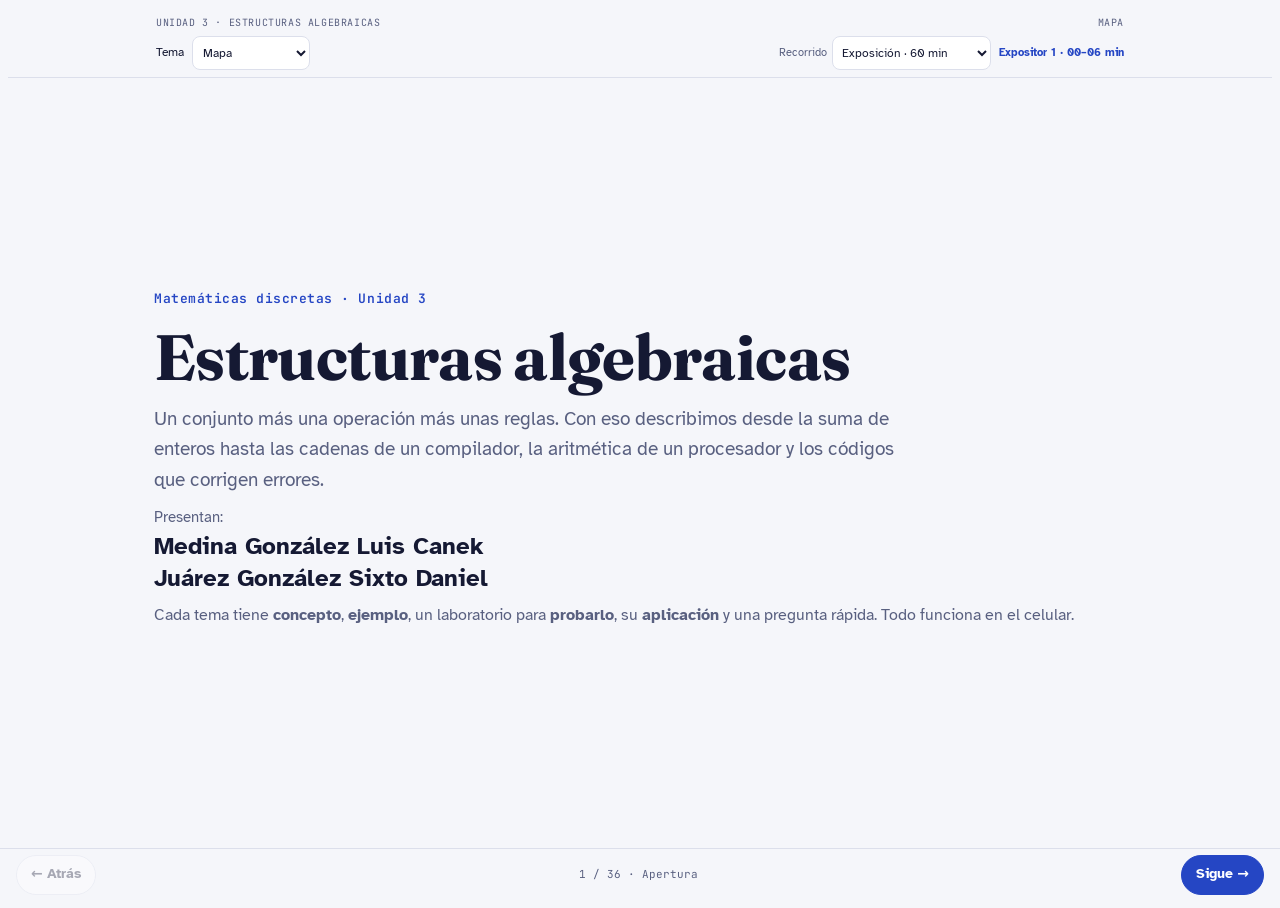
<file: unidad3.html>
<!doctype html>
<html lang="es" data-theme="light"><head><meta charset="utf-8"><meta name="viewport" content="width=device-width,initial-scale=1,viewport-fit=cover">
<title>Estructuras algebraicas</title>
<meta name="claude:viewport-fit-sides" content="cover">
<link rel="preconnect" href="https://fonts.googleapis.com">
<link rel="preconnect" href="https://fonts.gstatic.com" crossorigin>
<link rel="stylesheet" href="https://fonts.googleapis.com/css2?family=STIX+Two+Text:wght@400;600&display=swap">
<link rel="stylesheet" href="https://fonts.googleapis.com/css2?family=Atkinson+Hyperlegible:ital,wght@0,400;0,700;1,400&family=Fraunces:opsz,wght@9..144,500;9..144,700&family=JetBrains+Mono:wght@400;600&display=swap">
<style>
/* Layout: una columna de lectura (~720px) con barra de temas fija arriba; los laboratorios interactivos son las únicas tarjetas. */
:root{
  --bg:#F5F6FA; --bg-glass:rgba(245,246,250,.93); --surface:#FFFFFF; --ink:#151933; --muted:#596080; --line:#DCDFEB;
  --accent:#2546C4; --accent-ink:#FFFFFF; --accent-soft:#E4E9FB;
  --hi:#9A6400; --hi-soft:#FBF0D5;
  --ok:#1C7F53; --ok-soft:#DDF3E8; --bad:#B93434; --bad-soft:#F9E1E1;
  --chip-s:62%; --chip-l:86%; --chip-ink:#151933; --dot-l:56%;
  --cA:#2546C4; --cB:#8E2BAA; --cG:#1C8A4C; --cO:#C26A00; --cM:#8A90AD; --grid:#E6E8F1; --axis:#8A90AD; --neu-soft:#E4E9FB;
  --f-display:"Fraunces",Georgia,"Times New Roman",serif;
  --f-body:"Atkinson Hyperlegible",system-ui,-apple-system,"Segoe UI",sans-serif;
  --f-mono:"JetBrains Mono",ui-monospace,"SFMono-Regular",Menlo,Consolas,monospace;
}
@media (prefers-color-scheme: dark){
  :root:not([data-theme="light"]){
    --bg:#0D1020; --bg-glass:rgba(13,16,32,.93); --surface:#161A2E; --ink:#E7E9F5; --muted:#9BA1C2; --line:#2A3052;
    --accent:#93A7FF; --accent-ink:#0D1020; --accent-soft:#1E2752;
    --hi:#F0B544; --hi-soft:#3A2D10;
    --ok:#55C893; --ok-soft:#12321F; --bad:#FF8A8A; --bad-soft:#3B1818;
    --chip-s:42%; --chip-l:30%; --chip-ink:#EEF0FA; --dot-l:60%;
    --cA:#93A7FF; --cB:#D58BEB; --cG:#5BD08C; --cO:#F2A65A; --cM:#6E7499; --grid:#1F2440; --axis:#6E7499; --neu-soft:#1E2752;
    color-scheme:dark;
  }
}
:root[data-theme="dark"]{
  --bg:#0D1020; --bg-glass:rgba(13,16,32,.93); --surface:#161A2E; --ink:#E7E9F5; --muted:#9BA1C2; --line:#2A3052;
  --accent:#93A7FF; --accent-ink:#0D1020; --accent-soft:#1E2752;
  --hi:#F0B544; --hi-soft:#3A2D10;
  --ok:#55C893; --ok-soft:#12321F; --bad:#FF8A8A; --bad-soft:#3B1818;
  --chip-s:42%; --chip-l:30%; --chip-ink:#EEF0FA; --dot-l:60%;
    --cA:#93A7FF; --cB:#D58BEB; --cG:#5BD08C; --cO:#F2A65A; --cM:#6E7499; --grid:#1F2440; --axis:#6E7499; --neu-soft:#1E2752;
  color-scheme:dark;
}
:root[data-theme="light"]{color-scheme:light}
*{box-sizing:border-box}
html{scroll-behavior:smooth;scroll-padding-top:96px}
@media (prefers-reduced-motion: reduce){html{scroll-behavior:auto}*{transition:none!important}}
body{background:var(--bg);color:var(--ink);font-family:var(--f-body);font-size:17px;line-height:1.6;-webkit-text-size-adjust:100%}
.wrap{max-width:760px;margin:0 auto;padding-left:max(16px,env(safe-area-inset-left,0px));padding-right:max(16px,env(safe-area-inset-right,0px))}

/* Barra superior */
.top{position:sticky;top:env(safe-area-inset-top,0px);z-index:20;background:var(--bg-glass);backdrop-filter:blur(8px);-webkit-backdrop-filter:blur(8px);border-bottom:1px solid var(--line)}
.top .wrap{display:flex;flex-direction:column;gap:4px;padding-block:8px 6px}
.brand{font-family:var(--f-mono);font-size:12px;letter-spacing:.06em;text-transform:uppercase;color:var(--muted);display:flex;justify-content:space-between;gap:8px}
.brand span:first-child{white-space:nowrap;overflow:hidden;text-overflow:ellipsis;min-width:0}
.brand span:last-child{flex:none}
.nav{display:flex;gap:6px;overflow-x:auto;scrollbar-width:none;padding-bottom:4px}
.nav::-webkit-scrollbar{display:none}
.nav a{flex:none;font-size:14px;text-decoration:none;color:var(--ink);border:1px solid var(--line);background:var(--surface);border-radius:999px;padding:5px 12px;white-space:nowrap}
.nav a b{font-family:var(--f-mono);font-weight:600;font-size:12px;color:var(--muted);margin-right:4px}
.nav a.on{background:var(--accent);border-color:var(--accent);color:var(--accent-ink)}
.nav a.on b{color:var(--accent-ink)}
.progress{height:3px;background:var(--accent);width:0;position:absolute;left:0;bottom:-1px}

/* Tipografía */
h1,h2,h3{font-family:var(--f-display);text-wrap:balance;line-height:1.15;margin:0}
h1{font-size:clamp(38px,9vw,64px);font-weight:700;letter-spacing:-.01em}
h2{font-size:clamp(28px,6vw,40px);font-weight:700}
h3{font-size:21px;font-weight:500;margin-top:8px}
p{margin:0}
.eyebrow{font-family:var(--f-mono);font-size:13px;font-weight:600;color:var(--accent);letter-spacing:.04em}
.lead{font-size:19px;color:var(--muted);max-width:62ch}
.tag{font-family:var(--f-mono);font-size:11.5px;font-weight:600;letter-spacing:.1em;text-transform:uppercase;color:var(--muted)}
.m{font-family:var(--f-mono);font-size:.92em;white-space:nowrap}
.m.w{white-space:normal}
.eq{font-family:var(--f-mono);font-size:15.5px;background:var(--accent-soft);border-radius:8px;padding:10px 12px;overflow-x:auto;white-space:nowrap}
strong{font-weight:700}
a{color:var(--accent)}

/* Secciones */
.hero{padding-block:40px 28px;display:flex;flex-direction:column;gap:18px}
section.topic{padding-block:44px;border-top:1px solid var(--line);display:flex;flex-direction:column;gap:26px}
.head{display:flex;flex-direction:column;gap:10px}
.block{display:flex;flex-direction:column;gap:12px}
.block > p, .block li{max-width:66ch}
ul.plain{margin:0;padding-left:20px;display:flex;flex-direction:column;gap:6px}

/* Lista de propiedades */
.props{display:grid;grid-template-columns:minmax(110px,auto) 1fr;margin:0;border-top:1px solid var(--line)}
.props dt,.props dd{margin:0;padding:9px 0;border-bottom:1px solid var(--line)}
.props dt{font-weight:700;padding-right:14px}
.props dd{min-width:0;overflow-x:auto}
@media (max-width:460px){.props{grid-template-columns:1fr}.props dt{border-bottom:0;padding-bottom:0}.props dd{padding-top:2px}}

/* Cadena de estructuras: de lo general a lo particular */
.chain-ends{display:flex;justify-content:space-between;gap:10px;font-size:13px;color:var(--muted)}
.chain{list-style:none;margin:0;padding:0;display:flex;flex-direction:column;max-width:520px}
.chain .st{display:flex;justify-content:space-between;align-items:baseline;gap:10px;padding:8px 12px;border-radius:8px;background:hsl(var(--h) var(--chip-s) var(--chip-l));color:var(--chip-ink)}
.chain .st a{color:inherit;font-weight:700;text-decoration:none}
.chain .st span{font-family:var(--f-mono);font-size:13px;opacity:.9;text-align:right}
.chain .ar{display:flex;align-items:center;gap:10px;padding:2px 0 2px 18px;font-size:14px;color:var(--muted)}
.chain .ar b{font-size:22px;line-height:1;color:var(--accent);font-weight:700}
.chain .ar em{font-style:normal;color:var(--ink);font-weight:700}
.chain .ar.big{padding-block:6px}
.chain{position:relative;padding-left:22px}
.chain::before{content:"";position:absolute;left:4px;top:0;bottom:0;width:6px;border-radius:3px;background:linear-gradient(#5C7CFA,#C2418F);transform-origin:top}
.chain .st.campo{box-shadow:0 0 0 0 transparent}
.chain.play .st,.chain.play .ar{animation:chIn .55s cubic-bezier(.2,.8,.2,1) both;animation-delay:calc(var(--i)*.34s)}
.chain.play .ar b{animation:chDrop .5s ease-out both;animation-delay:calc(var(--i)*.34s + .1s)}
.chain.play::before{animation:chBar 1.2s ease-out both;animation-delay:calc(var(--n)*.34s)}
.chain.play .st.campo{animation:chIn .55s cubic-bezier(.2,.8,.2,1) both,chGlow 1.6s ease-out both;animation-delay:calc(var(--i)*.34s),calc(var(--i)*.34s + .4s)}
.chain-ends,.onion-wrap{display:flex;flex-direction:column;gap:12px;max-width:560px}
.onion{width:100%;height:auto;display:block}
.onion text{font-family:"STIX Two Text","Times New Roman",serif}
.onion-panel{min-height:190px;display:flex;flex-direction:column;gap:6px}
.onion-panel .k{font-size:13px;color:var(--muted);letter-spacing:.06em}
.onion-panel .n{font-family:var(--f-display);font-size:30px;font-weight:700;line-height:1.1}
.onion-panel .d b{color:var(--hi)}
.onion-panel .o{color:var(--bad)}
.onion-panel .o i{color:var(--ink);font-style:normal}
.onion-panel ul{list-style:none;margin:0;padding:0;display:flex;flex-wrap:wrap;gap:2px 10px;font-size:17px}
.chain-note{transition:opacity .6s}
.chain-wrap.play .chain-ends,.chain-wrap.play .chain-note{animation:chFade .6s both;animation-delay:calc(var(--n)*.34s + .6s)}
@keyframes chIn{from{opacity:0;transform:translateX(-40px)}to{opacity:1;transform:none}}
@keyframes chDrop{from{opacity:0;transform:translateY(-14px)}to{opacity:1;transform:none}}
@keyframes chBar{from{transform:scaleY(0)}to{transform:scaleY(1)}}
@keyframes chGlow{0%{box-shadow:0 0 0 0 transparent}50%{box-shadow:0 0 34px 6px hsl(340 70% 55% / .6)}100%{box-shadow:0 0 22px 2px hsl(340 70% 55% / .35)}}
@keyframes chFade{from{opacity:0}to{opacity:1}}
@media (prefers-reduced-motion: reduce){.chain.play *,.chain.play::before,.chain-wrap.play *{animation:none!important}}
.chain-replay{align-self:flex-start}
.chain-note{font-size:14.5px;color:var(--muted);max-width:62ch}

/* Tablas */
.scroll{overflow-x:auto;max-width:100%}
table.data{border-collapse:collapse;font-size:15px;min-width:100%}
table.data th,table.data td{border-bottom:1px solid var(--line);padding:7px 10px;text-align:left;vertical-align:top}
table.data th{font-size:12px;letter-spacing:.06em;text-transform:uppercase;color:var(--muted);font-weight:700}
.yes{color:var(--ok);font-weight:700}
.no{color:var(--bad);font-weight:700}

/* Tabla de Cayley */
table.cayley{border-collapse:separate;border-spacing:3px;font-family:var(--f-mono);font-variant-numeric:tabular-nums;margin:0 auto}
table.cayley th{font-weight:600;color:var(--muted);min-width:34px;height:34px;text-align:center;font-size:14px}
table.cayley th.op{color:var(--accent)}
table.cayley th.id{color:var(--hi);text-decoration:underline}
table.cayley td{padding:0}
table.cayley td>button,table.cayley td>span{display:grid;place-items:center;width:100%;min-width:36px;height:36px;border:0;border-radius:6px;font:inherit;font-size:15px;background:hsl(var(--h) var(--chip-s) var(--chip-l));color:var(--chip-ink);cursor:pointer}
table.cayley td>span{cursor:default}
table.cayley.small td>span{min-width:30px;height:30px;font-size:13px}
table.cayley td.sel>*{outline:3px solid var(--accent);outline-offset:1px}
table.cayley td.mark>*{box-shadow:inset 0 0 0 2px var(--hi)}

/* Laboratorios */
.lab{background:var(--surface);border:1px solid var(--line);border-radius:14px;padding:18px 16px;display:flex;flex-direction:column;gap:14px;min-width:0}
.lab h3{margin:0}
.row{display:flex;flex-wrap:wrap;gap:8px;align-items:center}
.seg{display:flex;flex-wrap:wrap;gap:6px}
.btn{font:inherit;font-size:15px;border:1px solid var(--line);background:var(--bg);color:var(--ink);border-radius:999px;padding:7px 14px;cursor:pointer;min-height:38px}
.btn:hover{border-color:var(--accent)}
.btn.on,.btn.primary{background:var(--accent);border-color:var(--accent);color:var(--accent-ink)}
.btn:disabled{opacity:.45;cursor:not-allowed}
button:focus-visible,input:focus-visible,select:focus-visible,a:focus-visible,[tabindex]:focus-visible{outline:3px solid var(--accent);outline-offset:2px}
label.f{display:flex;flex-direction:column;gap:4px;font-size:13px;color:var(--muted);font-weight:700}
input.in,select.in{font:inherit;font-family:var(--f-mono);font-size:16px;color:var(--ink);background:var(--bg);border:1px solid var(--line);border-radius:8px;padding:7px 10px;min-width:0;width:100%}
.inputs{display:grid;grid-template-columns:repeat(auto-fit,minmax(120px,1fr));gap:10px}
.hint{font-size:14px;color:var(--muted)}
.checks{list-style:none;margin:0;padding:0;display:flex;flex-direction:column;gap:6px}
.checks li{display:flex;gap:10px;align-items:baseline;font-size:15.5px}
.pill{flex:none;font-family:var(--f-mono);font-size:12px;font-weight:600;padding:2px 8px;border-radius:999px}
.pill.y{background:var(--ok-soft);color:var(--ok)}
.pill.n{background:var(--bad-soft);color:var(--bad)}
.verdict{border-radius:10px;padding:10px 14px;font-weight:700;background:var(--accent-soft)}
.verdict.good{background:var(--ok-soft);color:var(--ok)}
.verdict.bad{background:var(--bad-soft);color:var(--bad)}
.verdict.warn{background:var(--hi-soft);color:var(--hi)}
.out{font-family:var(--f-mono);font-size:15px;overflow-x:auto;white-space:pre-wrap;word-break:break-all}

/* Chips de elementos */
.chips{display:flex;flex-wrap:wrap;gap:6px}
.chip{font-family:var(--f-mono);font-size:14px;padding:4px 10px;border-radius:999px;background:hsl(var(--h) var(--chip-s) var(--chip-l));color:var(--chip-ink);border:0}
button.chip{cursor:pointer;min-height:34px}
button.chip.on{outline:3px solid var(--accent);outline-offset:1px}
.coset{display:flex;gap:10px;align-items:center;flex-wrap:wrap}
.coset .lbl{font-family:var(--f-mono);font-size:13px;color:var(--muted);min-width:64px}

/* Triángulos de S3 */
.tris{display:grid;grid-template-columns:repeat(3,1fr);gap:8px}
.tris figure{margin:0;display:flex;flex-direction:column;align-items:center;gap:4px;min-width:0}
.tris figcaption{font-size:12.5px;color:var(--muted);text-align:center}
.tris svg{width:100%;max-width:130px;height:auto}
.perm{display:inline-grid;grid-template-columns:repeat(3,1.4em);font-family:var(--f-mono);text-align:center;border-left:2px solid var(--ink);border-right:2px solid var(--ink);border-radius:6px;padding:0 4px;line-height:1.35;vertical-align:middle}

/* Reloj de Lagrange */
.clock{width:100%;max-width:330px;height:auto;margin:0 auto;display:block}
.clock .pt{cursor:pointer}
.clock text{font-family:var(--f-mono);font-size:13px;font-weight:600;fill:var(--chip-ink);pointer-events:none}

/* Bits */
.bits{display:flex;flex-wrap:wrap;gap:4px;font-family:var(--f-mono)}
.bit{width:34px;height:40px;border-radius:6px;border:1px solid var(--line);background:var(--bg);color:var(--ink);font:inherit;font-size:17px;font-weight:600;cursor:pointer}
.bit.par{background:var(--hi-soft);color:var(--hi);border-color:var(--hi)}
.bit.err{background:var(--bad-soft);color:var(--bad);border-color:var(--bad)}
.bit.gap{margin-left:8px}

/* Preguntas */
.quiz{border-left:3px solid var(--hi);padding-left:14px;display:flex;flex-direction:column;gap:16px}
.q{display:flex;flex-direction:column;gap:8px}
.q-t{font-weight:700}
.opts{display:flex;flex-wrap:wrap;gap:6px}
.opt{font:inherit;font-size:15px;text-align:left;border:1px solid var(--line);background:var(--surface);color:var(--ink);border-radius:10px;padding:8px 12px;cursor:pointer}
.opt.right{background:var(--ok-soft);border-color:var(--ok);color:var(--ok);font-weight:700}
.opt.wrong{background:var(--bad-soft);border-color:var(--bad);color:var(--bad)}
.fb{font-size:15px}
.fb.good{color:var(--ok)}
.fb.bad{color:var(--bad)}

/* Aplicación */
.app{background:var(--hi-soft);border-radius:12px;padding:14px 16px;display:flex;flex-direction:column;gap:8px}
.app .tag{color:var(--hi)}
.app ul{margin:0;padding-left:20px;display:flex;flex-direction:column;gap:6px}


/* ===== Entrada: laboratorio de propiedades (una pantalla) ===== */
#entrada{height:calc(100vh - var(--hdr,76px));height:calc(100svh - var(--hdr,76px));min-height:520px;padding-block:8px 10px}
#entrada .plab{height:100%;display:grid;grid-template-rows:auto auto auto auto auto auto minmax(130px,1fr) auto auto;gap:6px;font-size:15px;line-height:1.35}
#entrada .peyebrow{font-family:var(--f-mono);font-size:12px;font-weight:600;color:var(--accent);letter-spacing:.03em;white-space:nowrap;overflow:hidden;text-overflow:ellipsis}
#entrada .cA{color:var(--cA)} #entrada .cB{color:var(--cB)} #entrada .cG{color:var(--cG)} #entrada .cO{color:var(--cO)} #entrada .cM{color:var(--cM)}
#entrada .hrow{display:flex;gap:6px;overflow-x:auto;scrollbar-width:none;padding:2px}
#entrada .hrow::-webkit-scrollbar{display:none}
#entrada .tab{flex:none;font:inherit;font-size:14px;font-weight:700;border:0;border-bottom:3px solid transparent;background:none;color:var(--muted);padding:3px 6px;cursor:pointer}
#entrada .tab.on{color:var(--ink);border-bottom-color:var(--accent)}
#entrada .btn{flex:none;font-size:13.5px;min-height:0;padding:4px 11px;background:var(--surface)}
#entrada .btn.on{background:var(--accent);border-color:var(--accent);color:var(--accent-ink)}
#entrada .btn .x{opacity:.7}
#entrada .formula{font-family:var(--f-mono);font-weight:700;font-size:clamp(15px,4.8vw,22px);text-align:center;white-space:nowrap;overflow:hidden}
#entrada .ab{display:grid;grid-template-columns:1fr 1fr;gap:8px}
#entrada .box{border:1.5px solid var(--line);border-radius:10px;padding:4px 8px;text-align:center;min-width:0}
#entrada .box.a{border-color:var(--cA)} #entrada .box.b{border-color:var(--cB)}
#entrada .box small{display:block;font-size:11px;color:var(--muted);font-weight:700}
#entrada .box .m{font-size:clamp(12px,3.5vw,16px);font-weight:600;display:block;overflow-wrap:anywhere;white-space:normal}
#entrada .sliders{display:grid;gap:10px}
#entrada .sliders label{display:flex;flex-direction:column;font-size:13px;font-weight:700;min-width:0;white-space:nowrap}
#entrada .sliders input{width:100%;accent-color:var(--accent);margin:2px 0 0}
#entrada .plot{position:relative;min-height:0;border:1px solid var(--line);border-radius:10px;overflow:hidden;background:var(--bg)}
#entrada .plot canvas{position:absolute;inset:0;width:100%;height:100%;touch-action:pan-y;cursor:crosshair}
#entrada .legend{position:absolute;left:6px;right:6px;top:6px;display:flex;flex-wrap:wrap;gap:4px;pointer-events:none}
#entrada .tog{pointer-events:auto;display:flex;align-items:center;gap:6px;font:inherit;font-family:var(--f-mono);font-size:12px;font-weight:600;border:1px solid var(--line);background:var(--surface);border-radius:999px;padding:2px 8px;cursor:pointer}
#entrada .tog.off{opacity:.4;text-decoration:line-through}
#entrada .sw{display:inline-block;width:16px;border-top:3px solid currentColor}
#entrada .sw.dash{border-top-style:dashed}
#entrada .read{font-family:var(--f-mono);font-size:13.5px;display:flex;flex-direction:column;gap:1px;white-space:nowrap;overflow:hidden}
#entrada .read span{overflow:hidden;text-overflow:ellipsis}
#entrada .verdict{border-radius:10px;padding:7px 10px;font-weight:700;font-size:14px;display:flex;flex-direction:column;gap:3px;background:var(--neu-soft)}
#entrada .verdict .note{font-weight:400;color:var(--ink);font-size:13px}
#entrada .verdict .note b{font-weight:700}

/* ===== Modo presentación: una diapositiva a la vez, sin desplazamiento de página ===== */
html.slides, html.slides body{height:100%;overflow:hidden}
html.slides main.wrap{position:fixed;left:0;right:0;top:var(--hdr,96px);bottom:var(--bar,64px);max-width:none;margin:0;padding:0;overflow:hidden}
html.slides main.wrap > section{display:none!important}
html.slides main.wrap > section.cur{display:flex!important;flex-direction:column;justify-content:safe center;gap:22px;height:100%;overflow-y:auto;overscroll-behavior:contain;
  max-width:760px;margin:0 auto;border-top:0;padding-block:14px 18px;padding-left:max(16px,env(safe-area-inset-left,0px));padding-right:max(16px,env(safe-area-inset-right,0px))}
html.slides main.wrap > section.cur > .off{display:none!important}
html.slides main.wrap > section.cur.topic{gap:14px}
html.slides main.wrap > section.cur .block{gap:9px}
html.slides main.wrap > section.cur .lab{gap:11px;padding:14px}
html.slides main.wrap > section.cur .props dt,html.slides main.wrap > section.cur .props dd{padding:6px 0}
html.slides main.wrap > section.cur.compact .head{gap:2px}
html.slides main.wrap > section.cur.compact .head .lead{display:none}
html.slides main.wrap > section.cur.compact .head h2{font-size:20px}
html.slides #entrada.cur{height:100%;min-height:0;padding-block:8px 8px}
html.slides footer{display:none}
.deck-bar{display:none}
html.slides .deck-bar{display:flex;position:fixed;left:0;right:0;bottom:0;z-index:30;align-items:center;gap:10px;background:var(--bg-glass);backdrop-filter:blur(8px);-webkit-backdrop-filter:blur(8px);border-top:1px solid var(--line);
  padding-top:8px;padding-bottom:calc(8px + env(safe-area-inset-bottom,0px));padding-left:max(16px,env(safe-area-inset-left,0px));padding-right:max(16px,env(safe-area-inset-right,0px))}
.deck-bar .deck-btn{font:inherit;font-size:16px;font-weight:700;min-height:46px;padding:0 18px;border-radius:999px;border:1px solid var(--line);background:var(--surface);color:var(--ink);cursor:pointer}
.deck-bar .deck-btn.next{background:var(--accent);border-color:var(--accent);color:var(--accent-ink);margin-left:auto}
.deck-bar .deck-btn:disabled{opacity:.35;cursor:default}
.deck-bar .deck-info{min-width:0;flex:1;text-align:center;font-family:var(--f-mono);font-size:12.5px;color:var(--muted);white-space:nowrap;overflow:hidden;text-overflow:ellipsis}
.authors{font-size:15px;color:var(--muted);display:flex;flex-direction:column;gap:2px;margin:0}
.authors b{color:var(--ink);font-weight:700;font-size:clamp(19px,4.6vw,24px);line-height:1.25}
@media (max-height:700px){.authors{gap:0;line-height:1.3}.authors span{display:none}.authors b{font-size:17px}}
@media (max-height:600px){.authors{margin-top:-14px}.authors b{font-size:14px;line-height:1.15}}
footer{padding-block:40px 60px;border-top:1px solid var(--line);color:var(--muted);font-size:14px}
</style>

<link rel="stylesheet" href="assets/exposicion.css">
<link rel="stylesheet" href="assets/primeros-pasos.css">
<link rel="stylesheet" href="assets/pantalla.css">
</head><body>
<header class="top">
  <div class="wrap" style="position:relative">
    <div class="brand"><span>Unidad 3 · Estructuras algebraicas</span><span id="where">Propiedades</span></div>
    <nav class="nav" id="nav" aria-label="Temas">
      <a href="#entrada">Propiedades</a>
      <a href="#inicio">Mapa</a>
      <a href="#s31"><b>3-1</b>Sistemas</a>
      <a href="#s32"><b>3-2</b>Semigrupos</a>
      <a href="#s33"><b>3-3</b>Gramáticas</a>
      <a href="#s35"><b>3-5</b>Grupos</a>
      <a href="#lagrange"><b>3-5</b>Subgrupos y Lagrange</a>
      <a href="#anillos"><b>3-5</b>Anillos y campos</a>
      <a href="#s36"><b>3-6</b>Residuos</a>
      <a href="#s37"><b>3-7</b>Códigos</a>
    </nav>
    <div class="progress" id="progress"></div>
  </div>
</header>

<main class="wrap">

<!-- ============ INICIO ============ -->
<section id="entrada" data-name="Propiedades" aria-label="Laboratorio de propiedades">
<div class="plab">
  <p class="peyebrow">Todo se basa en esto · Propiedades de las operaciones</p>
  <div class="hrow" id="tabs" role="tablist" aria-label="Propiedad"></div>
  <div class="hrow" id="ops" role="group" aria-label="Operación"></div>
  <p class="formula" id="formula"></p>
  <div class="ab">
    <div class="box a"><small id="la"></small><span class="m cA" id="fA"></span></div>
    <div class="box b"><small id="lb"></small><span class="m" id="fB"></span></div>
  </div>
  <div class="sliders" id="sliders"></div>
  <div class="plot" id="plot">
    <canvas id="cv" aria-label="Gráfica de A y B"></canvas>
    <div class="legend" id="legend"></div>
  </div>
  <div class="read" id="read"></div>
  <div class="verdict" id="ver"></div>
</div>
</section>

<section class="hero" id="inicio" data-name="Mapa">
  <p class="eyebrow">Matemáticas discretas · Unidad 3</p>
  <h1>Estructuras algebraicas</h1>
  <p class="lead">Un conjunto más una operación más unas reglas. Con eso describimos desde la suma de enteros hasta las cadenas de un compilador, la aritmética de un procesador y los códigos que corrigen errores.</p>
  <p class="authors"><span>Presentan:</span><b>Medina González Luis Canek</b><b>Juárez González Sixto Daniel</b></p>
  <div class="block">
    <div class="structure-map" id="onionWrap">
      <p class="tag">Mapa · fíjate en las operaciones</p>
      <h2>Dos recorridos conectados</h2>
      <div class="map-path"><h3>Una operación *</h3><ol>
        <li><strong>Semigrupo</strong><span>Operación cerrada y asociativa</span></li>
        <li><strong>Monoide</strong><span>+ identidad</span></li>
        <li><strong>Grupo</strong><span>+ inversos de todos los elementos</span></li>
        <li><strong>Grupo abeliano</strong><span>+ conmutatividad</span></li>
      </ol></div>
      <p class="map-bridge">Ahora añadimos una segunda operación: un anillo tiene un <strong>grupo abeliano para la suma</strong>, un producto asociativo y ambas leyes distributivas.</p>
      <div class="map-path"><h3>Dos operaciones + y ·</h3><ol>
        <li><strong>Anillo</strong><span>Suma y producto conectados</span></li>
        <li><strong>Dominio entero</strong><span>+ producto conmutativo, 1 ≠ 0 y sin divisores de cero</span></li>
        <li><strong>Campo</strong><span>+ inverso multiplicativo para cada elemento ≠ 0</span></li>
      </ol></div>
      <p class="hint">Aquí ℕ = {0, 1, 2, …}. Clasificamos un conjunto <strong>junto con sus operaciones</strong>: (ℚ ∖ {0}, ·) es un grupo abeliano; (ℚ, +, ·) es un campo.</p>
    </div>
  </div>
  <p class="hint">Cada tema tiene <strong>concepto</strong>, <strong>ejemplo</strong>, un laboratorio para <strong>probarlo</strong>, su <strong>aplicación</strong> y una pregunta rápida. Todo funciona en el celular.</p>
</section>

<!-- ============ 3-1 ============ -->
<section class="topic" id="s31" data-name="3-1 Sistemas">
  <div class="head">
    <p class="eyebrow">3-1</p>
    <h2>Sistemas algebraicos</h2>
    <p class="lead">Lo importante no son los elementos sino las propiedades de las operaciones. Una misma ley puede aparecer en sistemas distintos. Compartir algunas propiedades no significa que los sistemas sean isomorfos.</p>
  </div>

  <div class="block">
    <p class="tag">Concepto</p>
    <p>Una <strong>operación binaria</strong> <span class="m">*</span> en un conjunto <span class="m">S</span> asigna a cada par <span class="m">(a, b)</span> un único elemento <span class="m">a * b</span> que también está en <span class="m">S</span> (cerradura). Un <strong>sistema algebraico</strong> <span class="m">(S, *)</span> es el conjunto con una o más operaciones.</p>
    <dl class="props">
      <dt>Asociativa</dt><dd><span class="m">(a * b) * c = a * (b * c)</span></dd>
      <dt>Conmutativa</dt><dd><span class="m">a * b = b * a</span></dd>
      <dt>Identidad</dt><dd>existe <span class="m">e</span> con <span class="m">e * a = a * e = a</span></dd>
      <dt>Inverso</dt><dd>para cada <span class="m">a</span> existe <span class="m">a′</span> con <span class="m">a * a′ = a′ * a = e</span></dd>
      <dt>Distributiva</dt><dd><span class="m">a · (b + c) = a·b + a·c</span> (con dos operaciones)</dd>
      <dt>Cancelación</dt><dd>En un grupo, <span class="m">a * b = a * c ⇒ b = c</span>. Para el producto en un dominio entero se requiere <span class="m">a ≠ 0</span>; no vale en cualquier anillo.</dd>
    </dl>
  </div>

  <div class="block">
    <p class="tag">Ejemplos</p>
    <ul class="plain">
      <li><span class="m">(ℤ, +, ·)</span>: la suma es asociativa y conmutativa, su identidad es 0 y el inverso de <span class="m">a</span> es <span class="m">−a</span>. El producto es asociativo y conmutativo con identidad 1, y se distribuye sobre la suma.</li>
      <li><span class="m">(P(A), ∪, ∩)</span>, conjunto potencia: ∪ y ∩ son asociativas y conmutativas. La identidad de ∪ es <span class="m">∅</span> y la de ∩ es <span class="m">A</span>.</li>
      <li><span class="m">(ℤ, −)</span> <strong>no</strong> es asociativa: <span class="m">(5 − 3) − 1 = 1</span>, pero <span class="m">5 − (3 − 1) = 3</span>.</li>
    </ul>
  </div>

  <div class="lab" id="tablelab">
    <p class="tag">Pruébalo · Laboratorio de tablas</p>
    <h3>¿Qué propiedades cumple esta operación?</h3>
    <div class="seg" id="presets"></div>
    <div class="scroll"><table class="cayley" id="labtable"></table></div>
    <p class="hint">Toca una casilla para cambiar su resultado y observa cómo cambian las propiedades.</p>
    <ul class="checks" id="labchecks"></ul>
    <div class="verdict" id="labverdict"></div>
  </div>

  <div class="block">
    <p class="tag">Homomorfismo e isomorfismo</p>
    <p>Sean <span class="m">(S, *)</span> y <span class="m">(T, *′)</span>. Una función <span class="m">f : S → T</span> es un <strong>homomorfismo</strong> si respeta la operación:</p>
    <p class="eq">f(a * b) = f(a) *′ f(b)</p>
    <p>Si además <span class="m">f</span> es biyectiva, es un <strong>isomorfismo</strong> y escribimos <span class="m">S ≅ T</span>: son el mismo sistema con otros nombres.</p>
    <ul class="plain">
      <li><span class="m">g : (ℤ, +) → (ℤ₃, +₃)</span>, <span class="m">g(n) = n mod 3</span>, es homomorfismo.</li>
      <li><span class="m">f : (ℝ, +) → (ℝ⁺, ·)</span>, <span class="m">f(x) = 2ˣ</span>, es isomorfismo: <span class="m">2^(a+b) = 2ᵃ · 2ᵇ</span>.</li>
    </ul>
  </div>

  <div class="lab">
    <p class="tag">Pruébalo</p>
    <h3>¿g(a + b) = g(a) +₃ g(b)?</h3>
    <div class="inputs">
      <label class="f" for="hA">a<input class="in" id="hA" type="number" value="14" inputmode="numeric"></label>
      <label class="f" for="hB">b<input class="in" id="hB" type="number" value="-5" inputmode="numeric"></label>
    </div>
    <div class="out" id="homOut"></div>
    <button type="button" class="btn" id="btnOpenSquare">Abrir cuadrado conmutativo interactivo</button>
  </div>

  <div class="block">
    <p class="tag">Congruencia, cociente y producto</p>
    <dl class="props">
      <dt>Relación de congruencia</dt><dd>Una relación de equivalencia <span class="m">R</span> en <span class="m">(S, *)</span> tal que si <span class="m">a R a′</span> y <span class="m">b R b′</span> entonces <span class="m">(a * b) R (a′ * b′)</span>.</dd>
      <dt>Álgebra cociente</dt><dd>Las clases <span class="m">[a]</span> forman <span class="m">S/R</span>, con la operación <span class="m">[a] ⊛ [b] = [a * b]</span>. En <span class="m">(ℤ, +)</span> con congruencia módulo <span class="m">n</span> se obtiene <span class="m">ℤ/R = ℤₙ</span>.</dd>
      <dt>Producto directo</dt><dd><span class="m">S × T</span> con <span class="m">(s₁, t₁)(s₂, t₂) = (s₁ * s₂, t₁ *′ t₂)</span>. Por ejemplo, <span class="m">ℤ₂ × ℤ₃</span>.</dd>
      <dt>Subálgebra</dt><dd>Un subconjunto cerrado bajo las operaciones del sistema.</dd>
    </dl>
  </div>

  <div class="app">
    <p class="tag">Aplicación</p>
    <ul>
      <li>En aritmética sin signo de 32 bits, la suma se realiza módulo <span class="m">2³²</span>: <span class="m">4 294 967 295 + 1 = 0</span>. El comportamiento del desbordamiento con signo depende del lenguaje.</li>
      <li>Los tipos de datos abstractos (pilas, colas, conjuntos) se especifican como sistemas algebraicos: valores, operaciones y las leyes que cumplen.</li>
    </ul>
  </div>
  <div class="quiz" data-quiz="s31"></div>
</section>

<!-- ============ 3-2 ============ -->
<section class="topic" id="s32" data-name="3-2 Semigrupos">
  <div class="head">
    <p class="eyebrow">3-2</p>
    <h2>Semigrupos y monoides</h2>
    <p class="lead">Las estructuras más simples con propiedades útiles: basta con que la operación sea asociativa.</p>
  </div>

  <div class="block">
    <p class="tag">Concepto</p>
    <dl class="props">
      <dt>Semigrupo</dt><dd><span class="m">(S, *)</span> donde <span class="m">*</span> es asociativa.</dd>
      <dt>Monoide</dt><dd>Semigrupo con elemento identidad <span class="m">e</span>.</dd>
      <dt>Conmutativo</dt><dd>Si además <span class="m">a * b = b * a</span>.</dd>
      <dt>Potencias</dt><dd><span class="m">aⁿ = a * a * … * a</span> y se cumple <span class="m">aᵐ * aⁿ = aᵐ⁺ⁿ</span>.</dd>
    </dl>
  </div>

  <div class="block">
    <p class="tag">Ejemplos</p>
    <div class="scroll">
      <table class="data">
        <thead><tr><th>Sistema</th><th>¿Semigrupo?</th><th>¿Monoide?</th></tr></thead>
        <tbody>
          <tr><td class="m">(ℤ⁺, +)</td><td class="yes">sí</td><td class="no">no, 0 ∉ ℤ⁺</td></tr>
          <tr><td class="m">(ℕ, +)</td><td class="yes">sí</td><td class="yes">sí, e = 0</td></tr>
          <tr><td class="m">(ℤ, ·)</td><td class="yes">sí</td><td class="yes">sí, e = 1</td></tr>
          <tr><td class="m">(P(S), ∪)</td><td class="yes">sí</td><td class="yes">sí, e = ∅</td></tr>
          <tr><td class="m">(P(S), ∩)</td><td class="yes">sí</td><td class="yes">sí, e = S</td></tr>
          <tr><td>Cadenas <span class="m">(A*, ·)</span></td><td class="yes">sí</td><td class="yes">sí, e = Λ (cadena vacía)</td></tr>
          <tr><td>Funciones <span class="m">X → X</span> con <span class="m">∘</span></td><td class="yes">sí</td><td class="yes">sí, e = función identidad</td></tr>
          <tr><td class="m">(ℤ, −)</td><td class="no">no</td><td>—</td></tr>
        </tbody>
      </table>
    </div>
    <p><strong>Monoide libre <span class="m">A*</span></strong>: todas las cadenas finitas sobre un alfabeto <span class="m">A</span>, con la concatenación. Incluye la cadena vacía Λ. La concatenación es asociativa; si el alfabeto tiene al menos dos letras, no es conmutativa. El semigrupo libre A⁺ excluye Λ.</p>
  </div>

  <div class="lab">
    <p class="tag">Pruébalo · Concatenación</p>
    <h3>El monoide de las cadenas</h3>
    <div class="inputs">
      <label class="f" for="sx">x<input class="in" id="sx" value="ab" autocomplete="off" autocapitalize="off"></label>
      <label class="f" for="sy">y<input class="in" id="sy" value="ccb" autocomplete="off" autocapitalize="off"></label>
    </div>
    <ul class="checks" id="strOut"></ul>
  </div>

  <div class="block">
    <p class="tag">Subestructuras y homomorfismos</p>
    <dl class="props">
      <dt>Subsemigrupo / submonoide</dt><dd>Un subconjunto <span class="m">T ⊆ S</span> cerrado bajo <span class="m">*</span> (que además contiene a <span class="m">e</span> si es submonoide). Ejemplos: los pares en <span class="m">(ℕ, +)</span>; las cadenas de longitud par en <span class="m">A*</span>.</dd>
      <dt>Homomorfismo</dt><dd><span class="m">f(a * b) = f(a) *′ f(b)</span>. Entre monoides, además <span class="m">f(e) = e′</span>. La composición de homomorfismos es homomorfismo.</dd>
      <dt>Ejemplo</dt><dd>La longitud <span class="m">ℓ : (A*, ·) → (ℕ, +)</span>: <span class="m">ℓ(xy) = ℓ(x) + ℓ(y)</span> y <span class="m">ℓ(Λ) = 0</span>.</dd>
      <dt>Teorema fundamental</dt><dd>Si <span class="m">f : S → T</span> es homomorfismo sobre y <span class="m">a R b ⇔ f(a) = f(b)</span>, entonces <span class="m">S/R ≅ T</span>.</dd>
      <dt>Producto</dt><dd>Si <span class="m">S</span> y <span class="m">T</span> son semigrupos (monoides), <span class="m">S × T</span> también lo es.</dd>
    </dl>
  </div>

  <div class="lab" data-zn="+">
    <p class="tag">Pruébalo · ℤₙ</p>
    <h3>ℤₙ es monoide con +ₙ y con ×ₙ</h3>
  </div>

  <div class="app">
    <p class="tag">Aplicación</p>
    <ul>
      <li><strong>Cómputo en paralelo (reduce/fold, MapReduce):</strong> para sumar millones de datos repartidos en varias máquinas, cada una suma su parte y luego se combinan. Funciona porque <span class="m">(ℕ, +)</span> es monoide: la asociatividad permite cambiar los paréntesis sin cambiar el orden de los datos y la identidad 0 es el valor inicial.</li>
      <li>Procesadores de texto y lenguajes de programación trabajan con el monoide de cadenas. Las transiciones de una máquina de estados también forman un monoide.</li>
    </ul>
  </div>
  <div class="quiz" data-quiz="s32"></div>
</section>

<!-- ============ 3-3 ============ -->
<section class="topic" id="s33" data-name="3-3 Gramáticas">
  <div class="head">
    <p class="eyebrow">3-3</p>
    <h2>Gramáticas y lenguajes</h2>
    <p class="lead">Un lenguaje es un subconjunto de <span class="m">A*</span>. Una gramática es un conjunto finito de reglas que genera un lenguaje que puede ser infinito.</p>
  </div>

  <div class="block">
    <p class="tag">Concepto</p>
    <p>Una <strong>gramática de estructura de frase</strong> es <span class="m">G = (V, S, v₀, ↦)</span>:</p>
    <dl class="props">
      <dt>V</dt><dd>vocabulario: todos los símbolos</dd>
      <dt>S ⊆ V</dt><dd>símbolos terminales (los que aparecen en las cadenas finales). <span class="m">N = V − S</span> son los no terminales.</dd>
      <dt>v₀</dt><dd>símbolo inicial (no terminal)</dd>
      <dt>↦</dt><dd>producciones <span class="m">w ↦ w′</span>: reemplazar <span class="m">w</span> por <span class="m">w′</span></dd>
      <dt>L(G)</dt><dd>lenguaje: las cadenas de solo terminales que se pueden <strong>derivar</strong> desde <span class="m">v₀</span></dd>
    </dl>
    <p><strong>Clasificación de Chomsky:</strong> tipo 0 (sin restricción), tipo 1 (sensible al contexto), tipo 2 (libre de contexto: el lado izquierdo es un solo no terminal) y tipo 3 (regular: <span class="m">w ↦ a</span> o <span class="m">w ↦ a w′</span>).</p>
    <p><strong>Notación BNF</strong>, usada para definir lenguajes de programación:</p>
    <p class="eq">&lt;identificador&gt; ::= &lt;letra&gt; | &lt;identificador&gt;&lt;letra&gt; | &lt;identificador&gt;&lt;dígito&gt;</p>
  </div>

  <div class="block">
    <p class="tag">Ejemplo</p>
    <p><span class="m">V = {v₀, a, b}</span>, <span class="m">S = {a, b}</span>, producciones <span class="m">v₀ ↦ a v₀ b</span> y <span class="m">v₀ ↦ ab</span>. Entonces <span class="m w">L(G) = { aⁿbⁿ : n ≥ 1 } = {ab, aabb, aaabbb, …}</span>.</p>
  </div>

  <div class="lab">
    <p class="tag">Pruébalo · Derivación</p>
    <h3>Deriva una cadena paso a paso</h3>
    <div class="row">
      <button class="btn" id="g1">v₀ ↦ a v₀ b</button>
      <button class="btn" id="g2">v₀ ↦ ab</button>
      <button class="btn" id="g0">Reiniciar</button>
    </div>
    <div class="out" id="gOut"></div>
    <div class="verdict" id="gVerdict"></div>
  </div>

  <div class="lab">
    <p class="tag">Pruébalo · BNF</p>
    <h3>¿Es un identificador válido?</h3>
    <label class="f" for="idIn">Escribe un nombre de variable<input class="in" id="idIn" value="suma2" autocomplete="off" autocapitalize="off"></label>
    <div class="verdict" id="idOut"></div>
  </div>

  <div class="app">
    <p class="tag">Aplicación</p>
    <ul>
      <li><strong>Compiladores:</strong> el analizador sintáctico (parser) verifica que tu programa se pueda derivar con la gramática del lenguaje. Si no, marca "error de sintaxis".</li>
      <li>Las expresiones regulares (gramáticas tipo 3) validan correos y contraseñas y sirven para buscar texto.</li>
    </ul>
  </div>
  <div class="quiz" data-quiz="s33"></div>
</section>

<!-- ============ 3-5 GRUPOS ============ -->
<section class="topic" id="s35" data-name="3-5 Grupos">
  <div class="head">
    <p class="eyebrow">3-5</p>
    <h2>Grupos</h2>
    <p class="lead">Un monoide donde todo elemento se puede "deshacer". Es la estructura algebraica más importante.</p>
  </div>

  <div class="block">
    <p class="tag">Concepto</p>
    <p><span class="m">(G, *)</span> es un <strong>grupo</strong> si:</p>
    <dl class="props">
      <dt>1. Asociativa</dt><dd><span class="m">(a * b) * c = a * (b * c)</span></dd>
      <dt>2. Identidad</dt><dd>existe <span class="m">e</span> con <span class="m">a * e = e * a = a</span></dd>
      <dt>3. Inversos</dt><dd>cada <span class="m">a</span> tiene <span class="m">a⁻¹</span> con <span class="m">a * a⁻¹ = a⁻¹ * a = e</span></dd>
    </dl>
    <p>Es <strong>abeliano</strong> si además es conmutativo. El <strong>orden</strong> <span class="m">|G|</span> es su número de elementos.</p>
  </div>

  <div class="block">
    <p class="tag">Propiedades</p>
    <ul class="plain">
      <li>La identidad es única y cada elemento tiene un único inverso.</li>
      <li><span class="m">(a⁻¹)⁻¹ = a</span> y <span class="m">(a * b)⁻¹ = b⁻¹ * a⁻¹</span>.</li>
      <li>Cancelación: <span class="m">a * b = a * c ⇒ b = c</span>.</li>
      <li><span class="m">a * x = b</span> tiene solución única: <span class="m">x = a⁻¹ * b</span>.</li>
      <li>En la tabla de un grupo finito, <strong>cada elemento aparece exactamente una vez en cada renglón y en cada columna</strong>.</li>
    </ul>
  </div>

  <div class="block">
    <p class="tag">Ejemplos</p>
    <ul class="plain">
      <li>Son grupos: <span class="m">(ℤ, +)</span>, <span class="m">(ℚ − {0}, ·)</span>, <span class="m">(ℝ⁺, ·)</span>, <span class="m">(ℤₙ, +ₙ)</span>.</li>
      <li>No son grupos: <span class="m">(ℤ, ·)</span>, porque 2 no tiene inverso, y <span class="m">(ℕ, +)</span>.</li>
      <li>Con 1, 2 o 3 elementos solo hay un grupo (salvo isomorfismo). Con 4 hay dos: <span class="m">ℤ₄</span> y el grupo de Klein. Compáralos en el <a href="#tablelab">laboratorio de tablas</a>.</li>
      <li><strong>Grupo cíclico:</strong> <span class="m">G = ⟨a⟩ = {aⁿ}</span>, generado por un solo elemento. <span class="m">ℤₙ</span> es cíclico (generado por 1) y todo grupo cíclico es abeliano.</li>
    </ul>
  </div>

  <div class="block">
    <p class="tag">Grupos de permutaciones</p>
    <p>Una <strong>permutación</strong> de <span class="m">A</span> es una biyección <span class="m">A → A</span>. Con la composición forman el <strong>grupo simétrico <span class="m">Sₙ</span></strong>, de orden <span class="m">n!</span>, que no es abeliano para <span class="m">n ≥ 3</span>. Se escriben en dos renglones: arriba cada elemento y abajo su imagen.</p>
    <p><span class="m">S₃</span> son las 6 simetrías de un triángulo equilátero: 3 rotaciones (<span class="m">ρ₀, ρ₁, ρ₂</span>) y 3 reflexiones (<span class="m">μ₁, μ₂, μ₃</span>). Las 8 simetrías del cuadrado forman el <strong>grupo diédrico <span class="m">D₄</span></strong>.</p>
  </div>

  <div class="lab">
    <p class="tag">Pruébalo · S₃</p>
    <h3>Compón dos simetrías del triángulo</h3>
    <div class="block" style="gap:6px"><span class="hint">Primero aplica <strong>p</strong>:</span><div class="seg" id="s3p"></div></div>
    <div class="block" style="gap:6px"><span class="hint">Luego aplica <strong>q</strong>:</span><div class="seg" id="s3q"></div></div>
    <div class="tris" id="s3tris"></div>
    <div class="out" id="s3out"></div>
    <details>
      <summary class="hint" style="cursor:pointer">Ver la tabla completa de S₃ (renglón = primero, columna = luego)</summary>
      <div class="scroll" style="margin-top:10px"><table class="cayley small" id="s3table"></table></div>
    </details>
  </div>

  <div class="app">
    <p class="tag">Aplicación</p>
    <ul>
      <li>Los movimientos del <strong>cubo de Rubik</strong> forman un grupo de permutaciones con 43 252 003 274 489 856 000 elementos. Los algoritmos para resolverlo usan teoría de grupos.</li>
      <li><strong>Gráficos por computadora y videojuegos:</strong> rotar y reflejar figuras es componer elementos de un grupo de simetrías.</li>
      <li>En química y cristalografía las moléculas y cristales se clasifican por su grupo de simetrías.</li>
    </ul>
  </div>
  <div class="quiz" data-quiz="s35"></div>
</section>

<!-- ============ SUBGRUPOS / LAGRANGE ============ -->
<section class="topic" id="lagrange" data-name="3-5 Lagrange">
  <div class="head">
    <p class="eyebrow">3-5 · continuación</p>
    <h2>Subgrupos, clases laterales y Lagrange</h2>
    <p class="lead">Dentro de un grupo hay grupos más pequeños. El teorema de Lagrange dice qué tamaños pueden tener.</p>
  </div>

  <div class="block">
    <p class="tag">Concepto</p>
    <dl class="props">
      <dt>Subgrupo</dt><dd><span class="m">H ⊆ G</span> que contiene a <span class="m">e</span>, es cerrado bajo <span class="m">*</span> y contiene los inversos de sus elementos. Los subgrupos de <span class="m">ℤ₆</span> son <span class="m">{0}</span>, <span class="m">{0, 3}</span>, <span class="m">{0, 2, 4}</span> y <span class="m">ℤ₆</span>.</dd>
      <dt>Orden de a</dt><dd>El menor <span class="m">k &gt; 0</span> con <span class="m">aᵏ = e</span>. Es el tamaño de <span class="m">⟨a⟩</span>.</dd>
      <dt>Clase lateral</dt><dd><span class="m">aH = {a * h : h ∈ H}</span> (izquierda) y <span class="m">Ha</span> (derecha). Las clases laterales parten a <span class="m">G</span> en bloques del mismo tamaño <span class="m">|H|</span>.</dd>
    </dl>
    <p class="eq">Teorema de Lagrange: |H| divide a |G|, y |G| = |H| · [G : H]</p>
    <p><span class="m">[G : H]</span> es el número de clases laterales. <strong>Consecuencias:</strong> el orden de cada elemento divide a <span class="m">|G|</span>; <span class="m">a^|G| = e</span>; todo grupo de orden primo es cíclico.</p>
  </div>

  <div class="lab">
    <p class="tag">Pruébalo · ℤₙ como reloj</p>
    <h3>Toca un número para generar su subgrupo</h3>
    <div class="row">
      <label class="f" for="lgN" style="flex-direction:row;align-items:center;gap:8px">n =
        <select class="in" id="lgN" style="width:auto"></select>
      </label>
    </div>
    <svg class="clock" id="clock" viewBox="0 0 240 240" role="group" aria-label="Elementos de Z n en círculo"></svg>
    <div id="cosets" class="block" style="gap:8px"></div>
    <div class="verdict" id="lgVerdict"></div>
    <p class="hint" id="lgGens"></p>
  </div>

  <div class="block">
    <p class="tag">Homomorfismos de grupos</p>
    <dl class="props">
      <dt>Homomorfismo</dt><dd><span class="m">f(a * b) = f(a) *′ f(b)</span>. Siempre cumple <span class="m">f(e) = e′</span> y <span class="m">f(a⁻¹) = f(a)⁻¹</span>.</dd>
      <dt>Núcleo</dt><dd><span class="m">ker f = {a ∈ G : f(a) = e′}</span>. Es un subgrupo normal.</dd>
      <dt>Ejemplo 1</dt><dd><span class="m">f : ℤ → ℤₙ</span>, <span class="m">f(k) = k mod n</span>. Su núcleo son los múltiplos de <span class="m">n</span>.</dd>
      <dt>Ejemplo 2</dt><dd>El signo <span class="m">S₃ → ({1, −1}, ·)</span> manda las rotaciones a 1 y las reflexiones a −1. Su núcleo es <span class="m">{ρ₀, ρ₁, ρ₂}</span>.</dd>
      <dt>Teorema de Cayley</dt><dd>Todo grupo finito de orden <span class="m">n</span> es isomorfo a un grupo de permutaciones de <span class="m">n</span> elementos.</dd>
    </dl>
  </div>

  <div class="block">
    <p class="tag">Subgrupos normales y grupo cociente</p>
    <dl class="props">
      <dt>Subgrupo normal</dt><dd><span class="m">N</span> con <span class="m">aN = Na</span> para todo <span class="m">a</span>. En un grupo abeliano todo subgrupo es normal. En <span class="m">S₃</span>, <span class="m">{ρ₀, ρ₁, ρ₂}</span> es normal y <span class="m">{ρ₀, μ₁}</span> no lo es.</dd>
      <dt>Grupo cociente</dt><dd><span class="m">G/N</span>: las clases laterales con <span class="m">(aN)(bN) = (ab)N</span>. Ejemplo: <span class="m">ℤ₆/{0,3} = {{0,3}, {1,4}, {2,5}} ≅ ℤ₃</span>.</dd>
      <dt>Teorema fundamental</dt><dd>Si <span class="m">f : G → G′</span> es homomorfismo sobre, entonces <span class="m">G / ker f ≅ G′</span>.</dd>
      <dt>Producto directo</dt><dd><span class="m">G₁ × G₂</span>, operando componente a componente. <span class="m">ℤ₂ × ℤ₃ ≅ ℤ₆</span>, pero <span class="m">ℤ₂ × ℤ₂ ≇ ℤ₄</span> (es el grupo de Klein). En general, <span class="m">ℤₘ × ℤₙ ≅ ℤₘₙ ⇔ mcd(m, n) = 1</span>.</dd>
    </dl>
  </div>

  <div class="block">
    <p class="tag">Descomposición de grupos</p>
    <p>El producto directo sirve para <strong>armar todos los grupos abelianos finitos</strong> a partir de grupos cíclicos, como los números se arman con primos.</p>
    <dl class="props">
      <dt>Teorema 3-5-10</dt><dd>Si <span class="m">G</span> es cíclico de orden <span class="m w">n = p₁^k₁ · p₂^k₂ ··· pₘ^kₘ</span> (los <span class="m">pᵢ</span> primos distintos), entonces <span class="m w">G ≅ ℤ_{p₁^k₁} × ℤ_{p₂^k₂} × ··· × ℤ_{pₘ^kₘ}</span>. Ejemplo: <span class="m">12 = 2²·3</span>, así que <span class="m">ℤ₁₂ ≅ ℤ₄ × ℤ₃</span>.</dd>
      <dt>Teorema 3-5-11</dt><dd><strong>Todo grupo abeliano finito</strong> es isomorfo a un producto directo de grupos cíclicos cuyos órdenes son potencias de primos.</dd>
      <dt>Ejemplo</dt><dd>Los grupos abelianos de orden <span class="m">8 = 2³</span> son exactamente tres: <span class="m">ℤ₈</span>, <span class="m">ℤ₄ × ℤ₂</span> y <span class="m">ℤ₂ × ℤ₂ × ℤ₂</span>. Uno por cada forma de partir el exponente 3: <span class="m">3</span>, <span class="m">2+1</span>, <span class="m">1+1+1</span>.</dd>
    </dl>
  </div>

  <div class="lab">
    <p class="tag">Pruébalo · Grupos abelianos de orden n</p>
    <h3>¿Cuántos grupos abelianos hay de cada tamaño?</h3>
    <div class="inputs">
      <label class="f" for="abN">n (orden del grupo)<input class="in" id="abN" type="number" value="12" min="2" max="500" inputmode="numeric"></label>
    </div>
    <div class="out" id="abOut"></div>
    <div class="verdict" id="abVer"></div>
  </div>

  <div class="app">
    <p class="tag">Aplicación</p>
    <ul>
      <li><strong>Criptografía (Diffie–Hellman, curvas elípticas):</strong> se usan grupos de orden primo. Por Lagrange, sus únicos subgrupos son el trivial y el grupo completo, así que cualquier elemento distinto de <span class="m">e</span> genera todo el grupo.</li>
      <li>Lagrange da una prueba rápida: un subconjunto de 5 elementos de un grupo de 12 nunca puede ser subgrupo, porque 5 no divide a 12.</li>
    </ul>
  </div>
  <div class="quiz" data-quiz="lagrange"></div>
</section>

<!-- ============ ANILLOS ============ -->
<section class="topic" id="anillos" data-name="3-5 Anillos">
  <div class="head">
    <p class="eyebrow">3-5 · sistemas con dos operaciones</p>
    <h2>Anillos, dominios enteros y campos</h2>
    <p class="lead">Cuando tenemos suma y multiplicación a la vez, como en los enteros.</p>
  </div>

  <div class="block">
    <p class="tag">Concepto</p>
    <p><span class="m">(R, +, ·)</span> es un <strong>anillo</strong> si:</p>
    <dl class="props">
      <dt>1.</dt><dd><span class="m">(R, +)</span> es un grupo abeliano</dd>
      <dt>2.</dt><dd><span class="m">·</span> es asociativa</dd>
      <dt>3.</dt><dd>distributivas: <span class="m">a(b + c) = ab + ac</span> y <span class="m">(a + b)c = ac + bc</span></dd>
    </dl>
    <dl class="props">
      <dt>Divisores de cero</dt><dd><span class="m">a ≠ 0</span>, <span class="m">b ≠ 0</span> con <span class="m">ab = 0</span>.</dd>
      <dt>Dominio entero</dt><dd>Anillo conmutativo, con identidad 1 ≠ 0 y sin divisores de cero.</dd>
      <dt>Campo</dt><dd>Anillo conmutativo con identidad 1 ≠ 0 donde todo <span class="m">a ≠ 0</span> tiene inverso multiplicativo.</dd>
      <dt>Homomorfismo</dt><dd><span class="m">f(a + b) = f(a) + f(b)</span> y <span class="m">f(ab) = f(a)f(b)</span>. Ejemplo: <span class="m">ℤ → ℤₙ</span>.</dd>
    </dl>
  </div>

  <div class="block">
    <p class="tag">Ejemplos</p>
    <ul class="plain">
      <li><span class="m">ℤ</span> es dominio entero pero <strong>no</strong> campo (2 no tiene inverso). <span class="m">ℚ</span>, <span class="m">ℝ</span> y <span class="m">ℂ</span> son campos.</li>
      <li><span class="m">ℤₙ</span> es anillo conmutativo con identidad. <span class="m">ℤₚ</span> es campo <strong>si y solo si p es primo</strong>.</li>
      <li>En <span class="m">ℤ₆</span>: <span class="m">2 · 3 = 0</span>, así que 2 y 3 son divisores de cero.</li>
      <li>Las matrices 2×2 forman un anillo no conmutativo. <span class="m">(P(A), ⊕, ∩)</span> es anillo, con ⊕ = diferencia simétrica.</li>
    </ul>
  </div>

  <div class="lab" data-zn="×">
    <p class="tag">Pruébalo · ¿ℤₙ es campo?</p>
    <h3>Busca las unidades y los divisores de cero</h3>
  </div>

  <div class="app">
    <p class="tag">Aplicación</p>
    <ul>
      <li><strong>AES</strong> usa el campo de 256 elementos <span class="m">GF(2⁸)</span> para operar con bytes. No es <span class="m">ℤ₂₅₆</span>: 256 no es primo.</li>
      <li><strong>Códigos Reed–Solomon</strong> (códigos QR, CD, DVD) usan campos finitos para reconstruir datos dañados.</li>
    </ul>
  </div>
  <div class="quiz" data-quiz="anillos"></div>
</section>

<!-- ============ 3-6 ============ -->
<section class="topic" id="s36" data-name="3-6 Residuos">
  <div class="head">
    <p class="eyebrow">3-6</p>
    <h2>Aritmética de residuos en computadoras</h2>
    <p class="lead">Sumar en binario obliga a propagar el acarreo dígito por dígito, lo cual es lento con números grandes. Con residuos cada parte se calcula por separado y en paralelo.</p>
  </div>

  <div class="block">
    <p class="tag">Concepto</p>
    <p>Elegimos módulos <span class="m">m₁, …, mₖ</span> <strong>primos relativos dos a dos</strong> y <span class="m">m = m₁ · m₂ · … · mₖ</span>. Cada <span class="m">x ∈ ℤₘ</span> se representa por sus residuos:</p>
    <p class="eq">x ↦ (x mod m₁, x mod m₂, …, x mod mₖ)</p>
    <p>Esto es un isomorfismo de anillos <span class="m">ℤₘ ≅ ℤₘ₁ × … × ℤₘₖ</span>: la suma y el producto se hacen <strong>componente por componente, sin acarreos entre componentes</strong>.</p>
    <dl class="props">
      <dt>Teorema chino del residuo</dt><dd>El sistema <span class="m">x ≡ aᵢ (mod mᵢ)</span> tiene solución única en <span class="m">ℤₘ</span>: <span class="m">x = Σ aᵢ · Mᵢ · yᵢ mod m</span>, con <span class="m">Mᵢ = m / mᵢ</span> y <span class="m">yᵢ = Mᵢ⁻¹ mod mᵢ</span>.</dd>
      <dt>Inverso mod m</dt><dd><span class="m">a</span> tiene inverso módulo <span class="m">m</span> ⇔ <span class="m">mcd(a, m) = 1</span>. Ejemplo: <span class="m">3 · 7 = 21 ≡ 1 (mod 10)</span>, así que <span class="m">3⁻¹ = 7</span>.</dd>
      <dt>Teorema de Fermat</dt><dd>Si <span class="m">p</span> es primo y <span class="m">p ∤ a</span>: <span class="m">aᵖ⁻¹ ≡ 1 (mod p)</span>. Entonces <span class="m">a⁻¹ ≡ aᵖ⁻² (mod p)</span>. Ejemplo: <span class="m">2⁴ = 16 ≡ 1 (mod 5)</span>.</dd>
      <dt>Teorema de Euler</dt><dd><span class="m">φ(n)</span> = cuántos de <span class="m">1, …, n</span> son primos relativos con <span class="m">n</span>. Si <span class="m">mcd(a, n) = 1</span>: <span class="m">a^φ(n) ≡ 1 (mod n)</span>. Ejemplo: <span class="m">φ(10) = 4</span> ({1, 3, 7, 9}) y <span class="m">3⁴ = 81 ≡ 1 (mod 10)</span>.</dd>
    </dl>
  </div>

  <div class="block">
    <p class="tag">Ejemplo</p>
    <p>Con <span class="m">m = 30 = 2 · 3 · 5</span>: <span class="m">17 ↦ (1, 2, 2)</span> y <span class="m">8 ↦ (0, 2, 3)</span>.</p>
    <ul class="plain">
      <li>Suma: <span class="m w">(1+0 mod 2, 2+2 mod 3, 2+3 mod 5) = (1, 1, 0)</span>, que corresponde a 25 = 17 + 8. ✓</li>
      <li>Producto: <span class="m w">(1·0 mod 2, 2·2 mod 3, 2·3 mod 5) = (0, 1, 1)</span>, que corresponde a 16 = 136 mod 30. ✓</li>
    </ul>
  </div>

  <div class="lab">
    <p class="tag">Pruébalo · Calculadora residual</p>
    <h3>Opera por componentes y reconstruye con el TCR</h3>
    <div class="inputs">
      <label class="f" for="rM">Módulos<select class="in" id="rM">
        <option value="2,3,5">2, 3, 5 (m = 30)</option>
        <option value="3,5,7" selected>3, 5, 7 (m = 105)</option>
        <option value="5,7,9">5, 7, 9 (m = 315)</option>
        <option value="7,11,13">7, 11, 13 (m = 1001)</option>
      </select></label>
      <label class="f" for="rX">x<input class="in" id="rX" type="number" value="23" min="0" inputmode="numeric"></label>
      <label class="f" for="rY">y<input class="in" id="rY" type="number" value="41" min="0" inputmode="numeric"></label>
    </div>
    <div class="scroll"><table class="data" id="rTable" style="font-family:var(--f-mono)"></table></div>
    <div class="out" id="rCRT"></div>
    <div class="verdict good" id="rVerdict"></div>
  </div>

  <div class="block">
    <p class="tag">Conversión a base mixta</p>
    <p>El teorema chino del residuo reconstruye <span class="m">x</span>, pero usa números grandes (<span class="m">Mᵢ</span>). El libro da otra forma que solo usa operaciones módulo cada <span class="m">mᵢ</span>: escribir <span class="m">x</span> en <strong>base mixta</strong>.</p>
    <p class="eq">x = a₁ + a₂·m₁ + a₃·m₁m₂ + ··· + aₖ·m₁m₂···mₖ₋₁,   0 ≤ aᵢ &lt; mᵢ</p>
    <dl class="props">
      <dt>Cómo se calculan los aᵢ</dt><dd><span class="m">a₁ = r₁</span>. Para cada paso se resta lo ya conocido y se multiplica por el inverso del módulo anterior, siempre módulo <span class="m">mᵢ</span>:<br><span class="m w">a₂ = (r₂ − a₁)·m₁⁻¹ mod m₂</span><br><span class="m w">a₃ = ((r₃ − a₁)·m₁⁻¹ − a₂)·m₂⁻¹ mod m₃</span>, y así sucesivamente.</dd>
      <dt>Ejemplo</dt><dd>Módulos <span class="m">3, 5, 7</span> y <span class="m">x ↦ (1, 2, 3)</span>. Entonces <span class="m">a₁ = 1</span>; <span class="m w">a₂ = (2−1)·3⁻¹ mod 5 = 1·2 = 2</span>; <span class="m w">a₃ = ((3−1)·3⁻¹ − 2)·5⁻¹ mod 7 = (2·5 − 2)·3 mod 7 = 3</span>. Así <span class="m w">x = 1 + 2·3 + 3·15 = 52</span> ✓.</dd>
      <dt>¿Para qué sirve?</dt><dd>En residuos no se ve qué número es mayor: <span class="m">(1,2,3)</span> no dice nada a simple vista. En base mixta sí, porque se comparan los dígitos de <span class="m">aₖ</span> hacia <span class="m">a₁</span>, como en decimal. Sirve para comparar magnitudes, detectar signo y desbordamiento.</dd>
    </dl>
  </div>

  <div class="lab">
    <p class="tag">Pruébalo · Base mixta</p>
    <h3>De residuos a dígitos en base mixta</h3>
    <div class="inputs">
      <label class="f" for="mM">Módulos<select class="in" id="mM">
        <option value="2,3,5">2, 3, 5 (m = 30)</option>
        <option value="3,5,7" selected>3, 5, 7 (m = 105)</option>
        <option value="5,7,9">5, 7, 9 (m = 315)</option>
        <option value="7,11,13">7, 11, 13 (m = 1001)</option>
      </select></label>
      <label class="f" for="mX">x<input class="in" id="mX" type="number" value="52" min="0" inputmode="numeric"></label>
    </div>
    <div class="out" id="mOut"></div>
    <div class="verdict good" id="mVer"></div>
  </div>

  <div class="lab">
    <p class="tag">Pruébalo · Fermat y Euler</p>
    <h3>Comprueba que a^φ(n) ≡ 1 (mod n)</h3>
    <div class="inputs">
      <label class="f" for="eA">a<input class="in" id="eA" type="number" value="3" min="1" max="9999" inputmode="numeric"></label>
      <label class="f" for="eN">n<input class="in" id="eN" type="number" value="10" min="2" max="9999" inputmode="numeric"></label>
    </div>
    <div class="out" id="eOut"></div>
  </div>

  <div class="app">
    <p class="tag">Aplicación</p>
    <ul>
      <li><strong>RSA</strong>, el cifrado de HTTPS y las firmas digitales, se basa en Euler: se eligen <span class="m">e, d</span> con <span class="m">e · d ≡ 1 (mod φ(n))</span>. Al descifrar se usa el teorema chino del residuo para ir unas 4 veces más rápido.</li>
      <li>Los procesadores de señales (audio, video, filtros digitales) usan sistemas numéricos residuales porque suman y multiplican sin propagar acarreos.</li>
    </ul>
  </div>
  <div class="quiz" data-quiz="s36"></div>
</section>

<!-- ============ 3-7 ============ -->
<section class="topic" id="s37" data-name="3-7 Códigos">
  <div class="head">
    <p class="eyebrow">3-7</p>
    <h2>Códigos de grupo</h2>
    <p class="lead">Al transmitir bits, el ruido puede cambiar un 0 por un 1. Agregando bits extra con cuidado podemos detectar y hasta corregir esos errores.</p>
  </div>

  <div class="block">
    <p class="tag">Concepto</p>
    <p class="eq">mensaje → codificador → canal (ruido) → decodificador → receptor</p>
    <dl class="props">
      <dt>Palabras</dt><dd><span class="m">B = {0, 1}</span>. <span class="m">Bᵐ</span> son las palabras de <span class="m">m</span> bits; con <span class="m">⊕</span> (suma mod 2 bit a bit) forman un grupo.</dd>
      <dt>Codificación</dt><dd><span class="m">e : Bᵐ → Bⁿ</span>, con <span class="m">n &gt; m</span>, uno a uno. Las <span class="m">e(x)</span> son las palabras código.</dd>
      <dt>Peso</dt><dd><span class="m">|x|</span> = número de unos de <span class="m">x</span>.</dd>
      <dt>Distancia de Hamming</dt><dd><span class="m">δ(x, y) = |x ⊕ y|</span> = número de posiciones en que difieren. Ejemplo: <span class="m">δ(10110, 11100) = |01010| = 2</span>.</dd>
      <dt>Detecta / corrige</dt><dd>Un código <strong>detecta</strong> k errores ⇔ su distancia mínima es ≥ <span class="m">k + 1</span>, y <strong>corrige</strong> k errores ⇔ es ≥ <span class="m">2k + 1</span>.</dd>
      <dt>Código de grupo</dt><dd>Si las palabras código forman un subgrupo de <span class="m">(Bⁿ, ⊕)</span>, la distancia mínima es el peso mínimo de las palabras código ≠ 0. Así se calcula mucho más rápido.</dd>
    </dl>
  </div>

  <div class="block">
    <p class="tag">Ejemplos</p>
    <ul class="plain">
      <li><strong>Paridad (m, m+1):</strong> se agrega un bit para que el número de unos sea par. La distancia mínima es 2, así que detecta 1 error pero no lo corrige.</li>
      <li><strong>Repetición triple (m, 3m):</strong> se envía el mensaje 3 veces. La distancia mínima es 3, así que corrige 1 error por voto de mayoría.</li>
    </ul>
  </div>

  <div class="lab">
    <p class="tag">Pruébalo · Canal con ruido</p>
    <h3>Envía un mensaje y mete errores</h3>
    <div class="seg" id="cCode">
      <button class="btn on" data-c="par">Paridad (4, 5)</button>
      <button class="btn" data-c="rep">Repetición triple (4, 12)</button>
    </div>
    <div class="block" style="gap:6px"><span class="hint">1. Mensaje (toca para cambiar bits):</span><div class="bits" id="cMsg"></div></div>
    <div class="block" style="gap:6px"><span class="hint">2. Palabra enviada:</span><div class="bits" id="cSent"></div></div>
    <div class="block" style="gap:6px"><span class="hint">3. Palabra recibida (toca para simular ruido):</span><div class="bits" id="cRecv"></div></div>
    <div class="out" id="cInfo"></div>
    <div class="verdict" id="cVerdict" aria-live="polite"></div>
    <button class="btn" id="cReset">Quitar ruido · nueva transmisión</button>
    <p class="hint">El simulador conoce la palabra enviada para medir el error. El receptor solo conoce la recibida y la regla del código.</p>
  </div>

  <div class="app">
    <p class="tag">Aplicación</p>
    <ul>
      <li>La <strong>memoria RAM ECC</strong> de los servidores usa códigos de Hamming que corrigen 1 bit erróneo automáticamente.</li>
      <li>Los <strong>códigos QR</strong> se siguen leyendo aunque estén rayados o tengan un logo encima.</li>
      <li>Las sondas espaciales, el Wi-Fi, el 4G/5G y los discos duros transmiten y guardan datos con códigos correctores.</li>
    </ul>
  </div>
  <div class="quiz" data-quiz="s37"></div>
</section>

</main>

<nav class="deck-bar" id="deckBar" aria-label="Diapositivas">
  <button class="deck-btn prev" id="deckPrev">← Atrás</button>
  <span class="deck-info" id="deckInfo"></span>
  <button class="deck-btn next" id="deckNext">Sigue →</button>
</nav>
<dialog class="square-modal" id="squareModal" aria-labelledby="squareTitle">
  <div class="square-modal-head"><h3 id="squareTitle">Simulador de homomorfismos · Cuadrado conmutativo</h3><button class="btn" id="btnSquareClose" type="button">Cerrar ✕</button></div>
  <iframe src="homomorfismo-pasos.html?embed=1" title="Cuadrado conmutativo"></iframe>
</dialog>
<footer>
  <div class="wrap">Unidad 3 · Estructuras algebraicas · Matemáticas discretas. Ruta alineada con la guía de exposición de la pareja; referencia del guion: Tremblay y Manohar.</div>
</footer>

<script>
(function(){
const $ = (s, r = document) => r.querySelector(s);
const $$ = (s, r = document) => Array.from(r.querySelectorAll(s));
const mod = (a, n) => ((a % n) + n) % n;
const gcd = (a, b) => { a = Math.abs(a); b = Math.abs(b); while (b) { [a, b] = [b, a % b]; } return a; };
const isPrime = n => { if (n < 2) return false; for (let i = 2; i * i <= n; i++) if (n % i === 0) return false; return true; };
const esc = s => String(s).replace(/[&<>"]/g, c => ({'&':'&amp;','<':'&lt;','>':'&gt;','"':'&quot;'}[c]));
const hueFor = (i, n) => Math.round((i * 360 / Math.max(n, 1) + 215) % 360);
const pill = ok => `<span class="pill ${ok ? 'y' : 'n'}">${ok ? 'SÍ' : 'NO'}</span>`;

/* ---------- Navegación ---------- */
const sections = $$('main section');
const links = $$('#nav a');
const where = $('#where');
function setActive(id){
  links.forEach(a => {
    const on = a.getAttribute('href') === '#' + id;
    a.classList.toggle('on', on);
    if (on) { try { a.scrollIntoView({block:'nearest', inline:'center'}); } catch(e){} }
  });
  const s = document.getElementById(id);
  if (s) where.textContent = s.dataset.name || '';
}
if (!document.getElementById('deckBar') && 'IntersectionObserver' in window){
  const io = new IntersectionObserver(es => es.forEach(e => { if (e.isIntersecting) setActive(e.target.id); }), {rootMargin:'-35% 0px -60% 0px'});
  sections.forEach(s => io.observe(s));
}
const bar = $('#progress');
addEventListener('scroll', () => {
  const h = document.documentElement.scrollHeight - innerHeight;
  bar.style.width = (h > 0 ? Math.min(100, scrollY / h * 100) : 0) + '%';
}, {passive:true});

/* ---------- 3-1 Laboratorio de tablas ---------- */
const PRESETS = {
  z4:    {name:'ℤ₄ con +₄',        E:['0','1','2','3'],     f:(i,j)=>(i+j)%4},
  klein: {name:'Klein',            E:['e','a','b','c'],     f:(i,j)=>i^j},
  z5x:   {name:'ℤ₅ con ×₅',        E:['0','1','2','3','4'], f:(i,j)=>(i*j)%5},
  max:   {name:'máx en {0,1,2}',   E:['0','1','2'],         f:(i,j)=>Math.max(i,j)},
  resta: {name:'resta mod 3',      E:['0','1','2'],         f:(i,j)=>mod(i-j,3)},
};
const lab = {key:'z4', E:[], T:[], edited:false};
const presetBox = $('#presets');
presetBox.innerHTML = Object.entries(PRESETS).map(([k,p]) => `<button class="btn" data-k="${k}">${p.name}</button>`).join('');
presetBox.addEventListener('click', e => { const b = e.target.closest('button'); if (b) loadPreset(b.dataset.k); });
function loadPreset(k){
  const p = PRESETS[k]; lab.key = k; lab.E = p.E;
  lab.T = p.E.map((_,i) => p.E.map((_,j) => p.f(i,j))); lab.edited = false; renderLab();
}
function analyze(T){
  const n = T.length; let com = null, aso = null, e = -1;
  outer1: for (let i=0;i<n;i++) for (let j=i+1;j<n;j++) if (T[i][j] !== T[j][i]) { com=[i,j]; break outer1; }
  outer2: for (let i=0;i<n;i++) for (let j=0;j<n;j++) for (let k=0;k<n;k++) if (T[T[i][j]][k] !== T[i][T[j][k]]) { aso=[i,j,k]; break outer2; }
  for (let c=0;c<n;c++){ let ok = true; for (let a=0;a<n;a++) if (T[c][a]!==a || T[a][c]!==a) { ok=false; break; } if (ok){ e=c; break; } }
  const inv = T.map((_,a) => { if (e<0) return -1; for (let b=0;b<n;b++) if (T[a][b]===e && T[b][a]===e) return b; return -1; });
  let latin = true;
  for (let i=0;i<n && latin;i++){ const r = new Set(T[i]), c = new Set(T.map(row=>row[i])); if (r.size<n || c.size<n) latin=false; }
  return {com, aso, e, inv, latin};
}
function renderLab(){
  const {E, T} = lab, n = E.length, A = analyze(T);
  $$('#presets .btn').forEach(b => b.classList.toggle('on', b.dataset.k === lab.key && !lab.edited));
  let h = `<tr><th class="op">*</th>${E.map((x,i)=>`<th class="${i===A.e?'id':''}">${x}</th>`).join('')}</tr>`;
  for (let i=0;i<n;i++){
    h += `<tr><th class="${i===A.e?'id':''}">${E[i]}</th>`;
    for (let j=0;j<n;j++) h += `<td><button style="--h:${hueFor(T[i][j],n)}" data-i="${i}" data-j="${j}" aria-label="${E[i]} * ${E[j]} = ${E[T[i][j]]}">${E[T[i][j]]}</button></td>`;
    h += '</tr>';
  }
  $('#labtable').innerHTML = h;
  const v = x => E[x];
  const items = [];
  items.push(`<li>${pill(true)}<span><strong>Cerradura:</strong> todos los resultados están en {${E.join(', ')}}.</span></li>`);
  items.push(A.aso ? `<li>${pill(false)}<span><strong>Asociativa:</strong> (${v(A.aso[0])}*${v(A.aso[1])})*${v(A.aso[2])} = ${v(T[T[A.aso[0]][A.aso[1]]][A.aso[2]])}, pero ${v(A.aso[0])}*(${v(A.aso[1])}*${v(A.aso[2])}) = ${v(T[A.aso[0]][T[A.aso[1]][A.aso[2]]])}</span></li>`
                   : `<li>${pill(true)}<span><strong>Asociativa:</strong> se cumple para las ${n**3} ternas.</span></li>`);
  items.push(A.com ? `<li>${pill(false)}<span><strong>Conmutativa:</strong> ${v(A.com[0])}*${v(A.com[1])} = ${v(T[A.com[0]][A.com[1]])}, pero ${v(A.com[1])}*${v(A.com[0])} = ${v(T[A.com[1]][A.com[0]])}</span></li>`
                   : `<li>${pill(true)}<span><strong>Conmutativa:</strong> la tabla es simétrica respecto a la diagonal.</span></li>`);
  items.push(A.e>=0 ? `<li>${pill(true)}<span><strong>Identidad:</strong> e = ${v(A.e)} (su renglón y su columna repiten los encabezados).</span></li>`
                    : `<li>${pill(false)}<span><strong>Identidad:</strong> ningún elemento deja a todos sin cambio.</span></li>`);
  if (A.e>=0){
    const missing = A.inv.map((b,a)=>b<0?v(a):null).filter(Boolean);
    items.push(missing.length ? `<li>${pill(false)}<span><strong>Inversos:</strong> no tienen inverso: ${missing.join(', ')}</span></li>`
      : `<li>${pill(true)}<span><strong>Inversos:</strong> ${A.inv.map((b,a)=>`${v(a)}⁻¹ = ${v(b)}`).join(' · ')}</span></li>`);
  }
  $('#labchecks').innerHTML = items.join('');
  const allInv = A.e>=0 && A.inv.every(b=>b>=0);
  let txt, cls = '';
  if (A.aso) { txt = 'Es un sistema algebraico, pero NO es semigrupo (falla la asociatividad).'; cls='bad'; }
  else if (A.e<0) txt = 'Es un semigrupo (asociativo, sin identidad).';
  else if (!allInv) txt = 'Es un monoide: asociativo y con identidad, pero no todos tienen inverso.';
  else { txt = A.com ? 'Es un grupo, pero NO abeliano (falla la conmutatividad).' : 'Es un grupo abeliano. Cada elemento aparece una vez por renglón y columna.'; cls='good'; }
  const box = $('#labverdict'); box.className = 'verdict ' + cls; box.textContent = (lab.edited ? 'Tabla modificada. ' : '') + txt;
}
$('#labtable').addEventListener('click', e => {
  const b = e.target.closest('button[data-i]'); if (!b) return;
  const i = +b.dataset.i, j = +b.dataset.j; lab.T[i][j] = (lab.T[i][j] + 1) % lab.E.length; lab.edited = true; renderLab();
});
loadPreset('z4');

/* ---------- 3-1 Homomorfismo ---------- */
function renderHom(){
  const a = parseInt($('#hA').value,10) || 0, b = parseInt($('#hB').value,10) || 0;
  const l = mod(a+b,3), r = (mod(a,3)+mod(b,3))%3;
  $('#homOut').textContent =
`g(a + b) = g(${a + b}) = ${a + b} mod 3 = ${l}
g(a) +₃ g(b) = ${mod(a,3)} +₃ ${mod(b,3)} = ${r}
${l === r ? '✓ Son iguales: g respeta la operación.' : '✗'}`;
}
['hA','hB'].forEach(id => $('#'+id).addEventListener('input', renderHom)); renderHom();

/* ---------- 3-2 Cadenas ---------- */
function renderStr(){
  const x = $('#sx').value, y = $('#sy').value;
  const L = s => Array.from(s).length;
  const show = s => s === '' ? 'Λ' : esc(s);
  $('#strOut').innerHTML = [
    `<li><span class="pill y">x·y</span><span class="m">${show(x+y)}</span></li>`,
    `<li><span class="pill ${x+y===y+x?'y':'n'}">y·x</span><span><span class="m">${show(y+x)}</span> ${x+y===y+x ? '(coincide en este caso)' : '— distinto: la concatenación no es conmutativa'}</span></li>`,
    `<li><span class="pill y">ℓ</span><span>ℓ(x·y) = ${L(x+y)} = ${L(x)} + ${L(y)} = ℓ(x) + ℓ(y): la longitud es un homomorfismo a (ℕ, +)</span></li>`,
    `<li><span class="pill y">e</span><span>x·Λ = Λ·x = x. Borra x para ver la cadena vacía.</span></li>`
  ].join('');
}
['sx','sy'].forEach(id => $('#'+id).addEventListener('input', renderStr)); renderStr();

/* ---------- ℤn (dos instancias) ---------- */
$$('[data-zn]').forEach((box, idx) => {
  const st = {n:6, op: box.dataset.zn};
  const ctr = document.createElement('div'); ctr.className = 'row';
  ctr.innerHTML = `<label class="f" for="znN${idx}" style="flex-direction:row;align-items:center;gap:8px">n =
      <select class="in" id="znN${idx}" style="width:auto">${Array.from({length:11},(_,k)=>k+2).map(n=>`<option ${n===6?'selected':''}>${n}</option>`).join('')}</select></label>
    <div class="seg"><button class="btn" data-op="+">+ₙ</button><button class="btn" data-op="×">×ₙ</button></div>`;
  const tw = document.createElement('div'); tw.className = 'scroll';
  const tbl = document.createElement('table'); tbl.className = 'cayley small'; tw.appendChild(tbl);
  const info = document.createElement('ul'); info.className = 'checks';
  const ver = document.createElement('div'); ver.className = 'verdict';
  box.append(ctr, tw, info, ver);
  ctr.querySelector('select').addEventListener('change', e => { st.n = +e.target.value; render(); });
  ctr.addEventListener('click', e => { const b = e.target.closest('[data-op]'); if (b){ st.op = b.dataset.op; render(); } });
  function render(){
    const n = st.n, add = st.op === '+';
    $$('[data-op]', ctr).forEach(b => b.classList.toggle('on', b.dataset.op === st.op));
    const f = (a,b) => add ? (a+b)%n : (a*b)%n, idE = add ? 0 : 1;
    const units = [], zd = [];
    for (let a=0;a<n;a++){
      let u=false, z=false;
      for (let b=0;b<n;b++){ if (f(a,b)===idE && f(b,a)===idE) u=true; if (!add && a && b && (a*b)%n===0) z=true; }
      if (u) units.push(a); if (z) zd.push(a);
    }
    let h = `<tr><th class="op">${add?'+':'×'}<sub>${n}</sub></th>${Array.from({length:n},(_,j)=>`<th class="${j===idE?'id':''}">${j}</th>`).join('')}</tr>`;
    for (let i=0;i<n;i++){
      h += `<tr><th class="${i===idE?'id':''}">${i}</th>`;
      for (let j=0;j<n;j++){ const r=f(i,j); const mark = (r===idE) || (!add && r===0 && i && j); h += `<td class="${mark?'mark':''}"><span style="--h:${hueFor(r,n)}">${r}</span></td>`; }
      h += '</tr>';
    }
    tbl.innerHTML = h;
    if (add){
      info.innerHTML = `<li>${pill(true)}<span>Identidad: 0. El inverso de a es n − a, por ejemplo ${1}⁻¹ = ${n-1}.</span></li>
        <li>${pill(true)}<span>Las casillas marcadas muestran dónde da 0: hay una en cada renglón.</span></li>`;
      ver.className = 'verdict good'; ver.textContent = `(ℤ${sub(n)}, +${sub(n)}) es un grupo abeliano (y por tanto monoide).`;
    } else {
      const prime = isPrime(n);
      info.innerHTML = `<li>${pill(true)}<span>Identidad: 1. Es monoide.</span></li>
        <li>${pill(units.length===n-1)}<span><strong>Unidades</strong> (tienen inverso): ${units.join(', ')}</span></li>
        <li>${pill(zd.length===0)}<span><strong>Divisores de cero:</strong> ${zd.length? zd.join(', ') + ' (casillas marcadas con 0)' : 'ninguno'}</span></li>`;
      ver.className = 'verdict ' + (prime ? 'good' : 'warn');
      ver.textContent = prime ? `n = ${n} es primo: ℤ${sub(n)} es un CAMPO (todo a ≠ 0 tiene inverso).`
                              : `n = ${n} no es primo: ℤ${sub(n)} es anillo, pero NO es campo. Además, 0 no tiene inverso, así que (ℤ${sub(n)}, ×) no es grupo.`;
    }
  }
  render();
});
function sub(n){ return String(n).split('').map(d=>'₀₁₂₃₄₅₆₇₈₉'[+d]).join(''); }

/* ---------- 3-3 Gramática ---------- */
let gStr = 'v', gHist = ['v'];
const gShow = s => s.split('').map(c => c==='v' ? '<strong style="color:var(--accent)">v₀</strong>' : c).join('');
function renderG(){
  const has = gStr.includes('v');
  $('#g1').disabled = !has || gStr.length > 30; $('#g2').disabled = !has;
  $('#gOut').innerHTML = gHist.map((s,i)=> (i? '⇒ ' : '   ') + gShow(s)).join('<br>');
  const v = $('#gVerdict');
  if (has){ v.className='verdict'; v.textContent='Aún hay un no terminal (v₀): sigue aplicando producciones.'; }
  else { const n = gStr.length/2; v.className='verdict good'; v.textContent=`"${gStr}" ∈ L(G): es aⁿbⁿ con n = ${n}, derivada en ${gHist.length-1} pasos.`; }
}
$('#g1').addEventListener('click', ()=>{ gStr = gStr.replace('v','avb'); gHist.push(gStr); renderG(); });
$('#g2').addEventListener('click', ()=>{ gStr = gStr.replace('v','ab'); gHist.push(gStr); renderG(); });
$('#g0').addEventListener('click', ()=>{ gStr='v'; gHist=['v']; renderG(); });
renderG();
function renderId(){
  const s = $('#idIn').value, o = $('#idOut');
  const letter = c => /^[A-Za-zÁÉÍÓÚáéíóúÑñ]$/.test(c), digit = c => /^[0-9]$/.test(c);
  const chars = Array.from(s);
  if (!chars.length){ o.className='verdict bad'; o.textContent='Vacío: un identificador necesita al menos una <letra>.'; return; }
  if (!letter(chars[0])){ o.className='verdict bad'; o.textContent=`No es válido: debe empezar con <letra> y empieza con "${chars[0]}".`; return; }
  const bad = chars.findIndex(c => !letter(c) && !digit(c));
  if (bad >= 0){ o.className='verdict bad'; o.textContent=`No es válido: "${chars[bad]}" no es <letra> ni <dígito>.`; return; }
  o.className='verdict good'; o.textContent=`Válido: <letra> seguida de ${chars.length-1} símbolo(s) <letra> o <dígito>.`;
}
$('#idIn').addEventListener('input', renderId); renderId();

/* ---------- 3-5 S3 ---------- */
const S3 = [
  {n:'ρ₀', p:[0,1,2], d:'identidad'},
  {n:'ρ₁', p:[1,2,0], d:'rotación 120°'},
  {n:'ρ₂', p:[2,0,1], d:'rotación 240°'},
  {n:'μ₁', p:[0,2,1], d:'reflexión, eje por el vértice de arriba'},
  {n:'μ₂', p:[2,1,0], d:'reflexión, eje por el vértice inferior derecho'},
  {n:'μ₃', p:[1,0,2], d:'reflexión, eje por el vértice inferior izquierdo'},
];
const then = (p,q) => p.map(x => q[x]);           // primero p, luego q
const idxOf = p => S3.findIndex(s => s.p.join() === p.join());
const apply = (lab, p) => { const r = [0,0,0]; lab.forEach((v,i)=>{ r[p[i]] = v; }); return r; };
const POS = [[70,20],[120,106],[20,106]];
const two = p => `<span class="perm"><span>1</span><span>2</span><span>3</span><span>${p[0]+1}</span><span>${p[1]+1}</span><span>${p[2]+1}</span></span>`;
function tri(labels, cap){
  const pts = POS.map(q=>q.join(',')).join(' ');
  return `<figure><svg viewBox="0 0 140 126" aria-label="${cap}"><polygon points="${pts}" fill="var(--accent-soft)" stroke="var(--accent)" stroke-width="2"/>`+
    labels.map((v,i)=>`<circle cx="${POS[i][0]}" cy="${POS[i][1]}" r="14" fill="${v===1?'var(--hi)':'var(--surface)'}" stroke="var(--ink)" stroke-width="1.5"/><text x="${POS[i][0]}" y="${POS[i][1]+5}" text-anchor="middle" font-family="var(--f-mono)" font-size="14" font-weight="600" fill="${v===1?'var(--bg)':'var(--ink)'}">${v}</text>`).join('')+
    `</svg><figcaption>${cap}</figcaption></figure>`;
}
const s3 = {p:1, q:3};
['s3p','s3q'].forEach(id => {
  const box = $('#'+id);
  box.innerHTML = S3.map((s,i)=>`<button class="btn" data-i="${i}" title="${s.d}">${s.n}</button>`).join('');
  box.addEventListener('click', e => { const b = e.target.closest('button'); if (!b) return; s3[id==='s3p'?'p':'q'] = +b.dataset.i; renderS3(); });
});
function renderS3(){
  $$('#s3p .btn').forEach(b=>b.classList.toggle('on', +b.dataset.i===s3.p));
  $$('#s3q .btn').forEach(b=>b.classList.toggle('on', +b.dataset.i===s3.q));
  const P = S3[s3.p], Q = S3[s3.q];
  const L0 = [1,2,3], L1 = apply(L0, P.p), L2 = apply(L1, Q.p);
  const r = idxOf(then(P.p, Q.p)), r2 = idxOf(then(Q.p, P.p));
  $('#s3tris').innerHTML = tri(L0,'inicio') + tri(L1,'después de '+P.n) + tri(L2,'después de '+Q.n);
  $('#s3out').innerHTML =
    `${P.n} = ${two(P.p)} <span class="hint">${P.d}</span><br>`+
    `${Q.n} = ${two(Q.p)} <span class="hint">${Q.d}</span><br><br>`+
    `<strong>${P.n} y luego ${Q.n} = ${S3[r].n}</strong> = ${two(S3[r].p)} <span class="hint">${S3[r].d}</span><br>`+
    `${Q.n} y luego ${P.n} = ${S3[r2].n} ${r===r2 ? '(mismo resultado)' : '<span style="color:var(--bad)">≠ ' + S3[r].n + ': S₃ no es abeliano</span>'}`;
  let h = `<tr><th class="op">∘</th>${S3.map(s=>`<th>${s.n}</th>`).join('')}</tr>`;
  S3.forEach((a,i)=>{ h += `<tr><th>${a.n}</th>` + S3.map((b,j)=>{ const k = idxOf(then(a.p,b.p)); return `<td class="${i===s3.p&&j===s3.q?'sel':''}"><span style="--h:${hueFor(k,6)}">${S3[k].n}</span></td>`; }).join('') + '</tr>'; });
  $('#s3table').innerHTML = h;
}
renderS3();

/* ---------- Lagrange ---------- */
const lg = {n:12, a:4};
$('#lgN').innerHTML = [4,5,6,7,8,9,10,12,15,16,18,20].map(n=>`<option ${n===12?'selected':''}>${n}</option>`).join('');
$('#lgN').addEventListener('change', e => { lg.n = +e.target.value; lg.a = lg.a % lg.n; renderLg(); });
$('#clock').addEventListener('click', e => { const g = e.target.closest('[data-x]'); if (g){ lg.a = +g.dataset.x; renderLg(); } });
$('#clock').addEventListener('keydown', e => { const g = e.target.closest('[data-x]'); if (g && (e.key==='Enter'||e.key===' ')){ e.preventDefault(); lg.a = +g.dataset.x; renderLg(); } });
function renderLg(){
  const {n, a} = lg, g = gcd(a, n) || n, ord = n / g, k = g;   // H = <a> = múltiplos de g
  const H = Array.from({length:ord},(_,i)=>i*g);
  let svg = `<circle cx="120" cy="120" r="95" fill="none" stroke="var(--line)" stroke-width="2"/>`;
  // conectar los elementos de H
  const P = x => { const t = -Math.PI/2 + 2*Math.PI*x/n; return [120+95*Math.cos(t), 120+95*Math.sin(t)]; };
  if (H.length > 1) svg += `<polygon points="${H.map(x=>P(x).map(v=>v.toFixed(1)).join(',')).join(' ')}" fill="none" stroke="var(--accent)" stroke-width="2" stroke-dasharray="4 3"/>`;
  for (let x=0;x<n;x++){
    const [cx,cy] = P(x), c = x % k, inH = c === 0;
    svg += `<g class="pt" data-x="${x}" tabindex="0" role="button" aria-label="elemento ${x}"><circle cx="${cx.toFixed(1)}" cy="${cy.toFixed(1)}" r="${x===a?16:13}" style="fill:hsl(${hueFor(c,k)} var(--chip-s) var(--chip-l))" stroke="${x===a?'var(--accent)':'var(--line)'}" stroke-width="${x===a?3:1}"/><text x="${cx.toFixed(1)}" y="${(cy+4.5).toFixed(1)}" text-anchor="middle">${x}</text></g>`;
  }
  svg += `<text x="120" y="114" text-anchor="middle" style="fill:var(--muted);font-size:12px">H = ⟨${a}⟩</text><text x="120" y="132" text-anchor="middle" style="fill:var(--ink);font-size:13px">|H| = ${ord}</text>`;
  $('#clock').innerHTML = svg;
  let rows = '';
  for (let c=0;c<k;c++){
    const cos = H.map(h => (h + c) % n).sort((x,y)=>x-y);
    rows += `<div class="coset"><span class="lbl">${c===0?'H':c+' + H'}</span><div class="chips">${cos.map(x=>`<span class="chip" style="--h:${hueFor(c,k)}">${x}</span>`).join('')}</div></div>`;
    if (c === 7 && k > 9){ rows += `<p class="hint">… y ${k-8} clases más, cada una con ${ord} elemento(s).</p>`; break; }
  }
  $('#cosets').innerHTML = `<p class="tag">Clases laterales de H en ℤ${sub(n)}</p>` + rows;
  $('#lgVerdict').className = 'verdict good';
  $('#lgVerdict').textContent = `|G| = ${n} = |H| · [G : H] = ${ord} · ${k}. El orden de ${a} es ${ord}, que divide a ${n}.`;
  const gens = Array.from({length:n},(_,x)=>x).filter(x=>gcd(x,n)===1);
  $('#lgGens').textContent = `Generadores de ℤ${sub(n)} (los x con mcd(x, ${n}) = 1): ${gens.join(', ')}. ${isPrime(n) ? 'Como ' + n + ' es primo, todo elemento ≠ 0 genera el grupo.' : ''}`;
}
renderLg();

/* ---------- 3-6 Residuos ---------- */
function egcd(a,b){ if (b===0) return [a,1,0]; const [g,x,y] = egcd(b, a%b); return [g, y, x - Math.floor(a/b)*y]; }
function inv(a,m){ const [g,x] = egcd(mod(a,m), m); return g!==1 ? null : mod(x,m); }
function renderR(){
  const ms = $('#rM').value.split(',').map(Number), m = ms.reduce((a,b)=>a*b,1);
  let x = mod(parseInt($('#rX').value,10)||0, m), y = mod(parseInt($('#rY').value,10)||0, m);
  const rx = ms.map(mi=>x%mi), ry = ms.map(mi=>y%mi), rs = ms.map((mi,i)=>(rx[i]+ry[i])%mi), rp = ms.map((mi,i)=>(rx[i]*ry[i])%mi);
  $('#rTable').innerHTML = `<thead><tr><th>mᵢ</th><th>x = ${x}</th><th>y = ${y}</th><th>x + y</th><th>x · y</th></tr></thead><tbody>` +
    ms.map((mi,i)=>`<tr><td>${mi}</td><td>${rx[i]}</td><td>${ry[i]}</td><td>${rs[i]}</td><td>${rp[i]}</td></tr>`).join('') + '</tbody>';
  const crt = r => { let s = 0; const lines = ms.map((mi,i)=>{ const Mi = m/mi, yi = inv(Mi%mi, mi), t = r[i]*Mi*yi; s += t; return `  a${sub(i+1)}=${r[i]}  M${sub(i+1)}=${Mi}  y${sub(i+1)}=${Mi%mi}⁻¹ mod ${mi}=${yi}  →  ${r[i]}·${Mi}·${yi} = ${t}`; }); return {lines, val: s % m, s}; };
  const P = crt(rp), S = crt(rs);
  $('#rCRT').textContent = `Reconstruir x·y desde (${rp.join(', ')}) con el TCR (m = ${m}):\n${P.lines.join('\n')}\n  suma = ${P.s}  →  ${P.s} mod ${m} = ${P.val}\n\nx + y desde (${rs.join(', ')}) →  ${S.val}`;
  $('#rVerdict').textContent = `Comprobación directa: (${x}·${y}) mod ${m} = ${(x*y)%m} ✓ y (${x}+${y}) mod ${m} = ${(x+y)%m} ✓`;
}
['rM','rX','rY'].forEach(id=>$('#'+id).addEventListener('input', renderR)); renderR();

function powmod(a,e,n){ let r=1n, b=BigInt(a)%BigInt(n), E=BigInt(e), N=BigInt(n); while(E>0n){ if(E&1n) r=r*b%N; b=b*b%N; E>>=1n; } return Number(r); }
function renderE(){
  let a = parseInt($('#eA').value,10), n = parseInt($('#eN').value,10);
  const o = $('#eOut');
  if (!(n>=2 && n<=9999) || !(a>=1 && a<=9999)){ o.textContent = 'Usa 1 ≤ a ≤ 9999 y 2 ≤ n ≤ 9999.'; return; }
  const co = []; for (let k=1;k<=n;k++) if (gcd(k,n)===1) co.push(k);
  const phi = co.length, g = gcd(a,n);
  let t = `mcd(${a}, ${n}) = ${g}\nφ(${n}) = ${phi}` + (n<=40 ? `   {${co.join(', ')}}` : '') + '\n';
  if (g !== 1){ t += `\n✗ ${a} y ${n} no son primos relativos: no aplica Euler y ${a} no tiene inverso mod ${n}.\n  Ejemplo: ${a}^${phi} mod ${n} = ${powmod(a,phi,n)}`; }
  else {
    const iv = powmod(a, phi-1, n);
    t += `\n${a}^${phi} mod ${n} = ${powmod(a,phi,n)}  ✓ (Euler)`;
    if (isPrime(n)) t += `\n${n} es primo: φ(${n}) = ${n}−1, así que esto es el teorema de Fermat.`;
    t += `\n\nInverso: ${a}⁻¹ ≡ ${a}^${phi-1} ≡ ${iv} (mod ${n})\nComprobación: ${a} · ${iv} mod ${n} = ${(a*iv)%n}`;
  }
  o.textContent = t;
}
['eA','eN'].forEach(id=>$('#'+id).addEventListener('input', renderE)); renderE();

/* ---------- 3-7 Códigos ---------- */
const cs = {code:'par', msg:[1,0,1,1], flips:new Set()};
const encode = () => cs.code==='par' ? [...cs.msg, cs.msg.reduce((s,b)=>s+b,0)%2] : [...cs.msg, ...cs.msg, ...cs.msg];
function renderC(){
  $$('#cCode .btn').forEach(b=>b.classList.toggle('on', b.dataset.c===cs.code));
  const sent = encode(), recv = sent.map((b,i)=>cs.flips.has(i)?1-b:b);
  $('#cMsg').innerHTML = cs.msg.map((b,i)=>`<button class="bit" data-i="${i}" aria-label="bit ${i+1}">${b}</button>`).join('');
  const gapAt = i => cs.code==='rep' && i>0 && i%4===0;
  $('#cSent').innerHTML = sent.map((b,i)=>`<span class="bit ${cs.code==='par'&&i===4?'par':''} ${gapAt(i)?'gap':''}" style="display:grid;place-items:center">${b}</span>`).join('');
  $('#cRecv').innerHTML = recv.map((b,i)=>`<button class="bit ${cs.flips.has(i)?'err':''} ${gapAt(i)?'gap':''}" data-i="${i}" aria-label="bit recibido ${i+1}">${b}</button>`).join('');
  const d = cs.flips.size, w = recv.reduce((s,b)=>s+b,0);
  let info = `Vista del simulador: δ(enviada, recibida) = ${d} error(es)   ·   distancia mínima del código = ${cs.code==='par'?2:3}`;
  const v = $('#cVerdict');
  if (cs.code==='par'){
    info += `\nPeso de la recibida = ${w} → ${w%2 ? 'impar' : 'par'}`;
    if (w%2){ v.className='verdict warn'; v.textContent='Error DETECTADO: la paridad es impar. No sabemos qué bit cambió, así que hay que pedir que se reenvíe.'; }
    else if (d===0){ v.className='verdict good'; v.textContent=`Paridad correcta: el receptor no detecta error. En esta simulación no aplicamos ruido. Datos recibidos: ${recv.slice(0,4).join('')}`; }
    else { v.className='verdict bad'; v.textContent=`¡${d} errores pasaron sin detectarse! Con distancia 2 solo se garantiza detectar 1 error.`; }
  } else {
    const dec = [0,1,2,3].map(j => (recv[j]+recv[j+4]+recv[j+8]) >= 2 ? 1 : 0);
    const ok = dec.join('') === cs.msg.join('');
    info += `\nVoto por mayoría en cada posición → ${dec.join('')}`;
    if (d===0){ v.className='verdict good'; v.textContent=`Sin errores. Mensaje: ${dec.join('')}`; }
    else if (ok){ v.className='verdict good'; v.textContent=`Error(es) CORREGIDO(S): el receptor recupera ${dec.join('')}.`; }
    else { v.className='verdict bad'; v.textContent=`Decodificación incorrecta (${dec.join('')}): cambiaron al menos 2 copias de una misma posición. Este código solo garantiza corregir 1 error total.`; }
  }
  $('#cInfo').textContent = info;
}
$('#cCode').addEventListener('click', e=>{ const b=e.target.closest('[data-c]'); if(b){ cs.code=b.dataset.c; cs.flips.clear(); renderC(); } });
$('#cMsg').addEventListener('click', e=>{ const b=e.target.closest('[data-i]'); if(b){ cs.msg[+b.dataset.i]^=1; cs.flips.clear(); renderC(); } });
$('#cRecv').addEventListener('click', e=>{ const b=e.target.closest('[data-i]'); if(b){ const i=+b.dataset.i; cs.flips.has(i)?cs.flips.delete(i):cs.flips.add(i); renderC(); } });
$('#cReset').addEventListener('click',()=>{cs.flips.clear();renderC();});
renderC();

/* ---------- Preguntas ---------- */
const QUIZ = {
  s31:[
    {q:'¿Cuál de estas operaciones en ℤ NO es asociativa?', o:['Suma','Multiplicación','Resta','Máximo'], a:2, x:'(5 − 3) − 1 = 1, pero 5 − (3 − 1) = 3.'},
    {q:'¿Cuál es el elemento identidad de (P(A), ∪)?', o:['A','∅','{0}','No tiene'], a:1, x:'X ∪ ∅ = X para todo X.'},
  ],
  s32:[
    {q:'(ℤ⁺, +) es…', o:['Semigrupo pero no monoide','Monoide','Grupo','Ni siquiera semigrupo'], a:0, x:'La suma es asociativa, pero 0 no está en ℤ⁺, así que no hay identidad.'},
    {q:'En el monoide de cadenas (A*, ·), la identidad es…', o:['La letra a','La cadena vacía Λ','El alfabeto A','No existe'], a:1, x:'x·Λ = Λ·x = x.'},
  ],
  s33:[
    {q:'Con v₀ ↦ a v₀ b | ab, ¿qué cadena está en L(G)?', o:['abab','aab','aabb','ba'], a:2, x:'v₀ ⇒ a v₀ b ⇒ aabb.'},
  ],
  s35:[
    {q:'En la tabla de un grupo finito, cada elemento aparece…', o:['Solo en la diagonal','Exactamente una vez por renglón y columna','Al menos dos veces','Solo en el primer renglón'], a:1, x:'Es consecuencia de que a * x = b tiene solución única.'},
    {q:'¿Cuántos elementos tiene S₄?', o:['8','12','16','24'], a:3, x:'|Sₙ| = n!, y 4! = 24.'},
  ],
  lagrange:[
    {q:'¿Qué tamaño NO descarta Lagrange para un subgrupo de un grupo de orden 15?', o:['4','5','6','8'], a:1, x:'5 divide a 15. Lagrange da una condición necesaria: la divisibilidad por sí sola no prueba que un subconjunto sea subgrupo.'},
    {q:'¿Cuáles son los generadores de ℤ₈?', o:['2, 4, 6','0 y 4','1, 3, 5, 7','Solo 1'], a:2, x:'Son los x con mcd(x, 8) = 1. Pruébalo en el reloj con n = 8.'},
    {q:'¿Cuántos grupos abelianos de orden 8 hay (salvo isomorfismo)?', o:['1','2','3','8'], a:2, x:'ℤ₈, ℤ₄ × ℤ₂ y ℤ₂ × ℤ₂ × ℤ₂: uno por cada partición de 3 (3, 2+1, 1+1+1).'},
  ],
  anillos:[
    {q:'¿Cuál de estos es un campo?', o:['ℤ','ℤ₆','ℤ₈','ℤ₇'], a:3, x:'ℤₚ es campo si y solo si p es primo.'},
    {q:'En ℤ₆ se cumple 2 · 3 = 0. Entonces 2 y 3 son…', o:['Unidades','Divisores de cero','Identidades','Inversos'], a:1, x:'Son elementos ≠ 0 cuyo producto es 0, por eso ℤ₆ no es dominio entero.'},
  ],
  s36:[
    {q:'Por el teorema de Fermat, 3⁶ mod 7 =', o:['0','1','3','6'], a:1, x:'7 es primo y no divide a 3: 3⁷⁻¹ ≡ 1 (mod 7).'},
    {q:'Para la aritmética residual, los módulos m₁, …, mₖ deben ser…', o:['Todos pares','Consecutivos','Primos relativos dos a dos','Potencias de 2'], a:2, x:'Así ℤₘ ≅ ℤₘ₁ × … × ℤₘₖ y el teorema chino del residuo garantiza que la representación es única.'},
    {q:'Con módulos 3, 5, 7, ¿qué número tiene dígitos en base mixta (a₁, a₂, a₃) = (2, 0, 1)?', o:['3','15','17','23'], a:2, x:'x = a₁ + a₂·3 + a₃·3·5 = 2 + 0 + 15 = 17.'},
  ],
  s37:[
    {q:'Un código con distancia mínima 3 puede…', o:['Detectar 3 errores','Corregir 2 errores','Corregir 1 error','No detecta errores'], a:2, x:'Corrige k errores si la distancia es ≥ 2k + 1: con 3 corrige k = 1 (y detecta 2).'},
  ],
};
$$('[data-quiz]').forEach(box => {
  const qs = QUIZ[box.dataset.quiz] || [];
  box.innerHTML = '<p class="tag">Pregunta rápida</p>' + qs.map((it,qi)=>`<div class="q"><p class="q-t">${it.q}</p><div class="opts">${it.o.map((o,oi)=>`<button class="opt" data-q="${qi}" data-o="${oi}">${o}</button>`).join('')}</div><p class="fb" hidden></p></div>`).join('');
  box.addEventListener('click', e => {
    const b = e.target.closest('.opt'); if (!b) return;
    const it = qs[+b.dataset.q], wrap = b.closest('.q'), good = +b.dataset.o === it.a;
    $$('.opt', wrap).forEach((x,i) => { x.classList.toggle('right', i===it.a); x.classList.toggle('wrong', x===b && !good); });
    const fb = $('.fb', wrap); fb.hidden = false; fb.className = 'fb ' + (good ? 'good' : 'bad');
    fb.textContent = (good ? '¡Correcto! ' : 'Casi. ') + it.x;
  });
});
})();
</script>

<script>
(function(){const h=document.querySelector('header.top');const set=()=>document.documentElement.style.setProperty('--hdr',h.offsetHeight+'px');set();addEventListener('resize',set);if('ResizeObserver' in window)new ResizeObserver(set).observe(h);})();
</script>
<script>
(function(){
const $ = s => document.querySelector(s);
const fmt = x => { if (typeof x !== 'number' || !isFinite(x)) return '—'; const r = Math.round(x); return Math.abs(x-r)<1e-9 ? String(r) : String(+x.toFixed(3)); };
const par = v => v < 0 ? `(${fmt(v)})` : fmt(v);
const sgn = v => v < 0 ? `− ${fmt(-v)}` : `+ ${fmt(v)}`;
const c = (cls, t) => `<span class="${cls}">${t}</span>`;
const near = (u,v) => isFinite(u) && isFinite(v) && Math.abs(u-v) < 1e-9*Math.max(1,Math.abs(u),Math.abs(v));
const P = (k, label, r, v, st=.1) => ({k, label, r, v, st});

/* ---------------- Definición de pestañas y operaciones ---------------- */
const TABS = [
{ name:'Conmutativa',
  formula: `${c('cA','a * b')} = ${c('cB','b * a')}`,
  la:'A · x * b', lb:'B · b * x',
  ops:[
    {name:'suma', ok:true, params:[P('b','b',[-4,4],2)], xr:[-5,5], yr:[-10,10], x0:1,
     A:(x,p)=>x+p.b, B:(x,p)=>p.b+x, sA:p=>`x ${sgn(p.b)}`, sB:p=>`${fmt(p.b)} + x`},
    {name:'producto', ok:true, params:[P('b','b',[-3,3],2)], xr:[-5,5], yr:[-15,15], x0:1,
     A:(x,p)=>x*p.b, B:(x,p)=>p.b*x, sA:p=>`x · ${par(p.b)}`, sB:p=>`${par(p.b)} · x`},
    {name:'resta', ok:false, params:[P('b','b',[-4,4],2)], xr:[-5,5], yr:[-10,10], x0:-1,
     A:(x,p)=>x-p.b, B:(x,p)=>p.b-x, sA:p=>`x − ${par(p.b)}`, sB:p=>`${fmt(p.b)} − x`,
     special:(x,p)=>`Coinciden solo en <b>x = b = ${fmt(p.b)}</b>, porque ahí ambos lados dan 0. Las rectas forman una X: un punto no basta.`},
    {name:'potencia', ok:false, params:[P('b','b',[.5,4],2)], xr:[.1,5], yr:[-1,35], x0:3,
     A:(x,p)=>Math.pow(x,p.b), B:(x,p)=>Math.pow(p.b,x), sA:p=>`x<sup>${fmt(p.b)}</sup>`, sB:p=>`${fmt(p.b)}<sup>x</sup>`,
     special:(x,p,A)=> near(x,p.b) ? `Coinciden en <b>x = b</b>, cosa que pasa siempre (bᵇ = bᵇ).` : `¡Coinciden en x = ${fmt(x)}! x<sup>b</sup> = b<sup>x</sup> = ${fmt(A)}. Es una casualidad, como 2⁴ = 4² = 16, no una regla.`},
    {name:'máximo', ok:true, params:[P('b','b',[-4,4],1)], xr:[-5,5], yr:[-5,6], x0:-2,
     A:(x,p)=>Math.max(x,p.b), B:(x,p)=>Math.max(p.b,x), sA:p=>`máx(x, ${fmt(p.b)})`, sB:p=>`máx(${fmt(p.b)}, x)`},
  ]},
{ name:'Asociativa',
  formula: `${c('cA','(a * b) * c')} = ${c('cB','a * (b * c)')}`,
  la:'A · (x * b) * c', lb:'B · x * (b * c)',
  ops:[
    {name:'suma', ok:true, params:[P('b','b',[-3,3],2),P('c','c',[-3,3],1)], xr:[-5,5], yr:[-12,12], x0:1,
     A:(x,p)=>(x+p.b)+p.c, B:(x,p)=>x+(p.b+p.c), sA:p=>`(x ${sgn(p.b)}) ${sgn(p.c)}`, sB:p=>`x + (${fmt(p.b)} ${sgn(p.c)})`},
    {name:'producto', ok:true, params:[P('b','b',[-3,3],2),P('c','c',[-3,3],1.5)], xr:[-5,5], yr:[-30,30], x0:1,
     A:(x,p)=>(x*p.b)*p.c, B:(x,p)=>x*(p.b*p.c), sA:p=>`(x · ${par(p.b)}) · ${par(p.c)}`, sB:p=>`x · (${fmt(p.b)} · ${par(p.c)})`},
    {name:'resta', ok:false, params:[P('b','b',[-3,3],2),P('c','c',[-3,3],1)], xr:[-5,5], yr:[-12,12], x0:1,
     A:(x,p)=>(x-p.b)-p.c, B:(x,p)=>x-(p.b-p.c), sA:p=>`(x − ${par(p.b)}) − ${par(p.c)}`, sB:p=>`x − (${fmt(p.b)} − ${par(p.c)})`,
     extra:(x,p)=>`Son rectas paralelas: B − A = 2c = ${fmt(2*p.c)}.`,
     special:(x,p)=>`Con <b>c = 0</b> coinciden porque restar 0 no cambia nada. Mueve c y se separan en dos rectas paralelas.`},
    {name:'promedio', ok:false, params:[P('b','b',[-3,3],2),P('c','c',[-3,3],-2)], xr:[-5,5], yr:[-5,5], x0:1,
     A:(x,p)=>((x+p.b)/2+p.c)/2, B:(x,p)=>(x+(p.b+p.c)/2)/2, sA:p=>`((x ${sgn(p.b)})/2 ${sgn(p.c)})/2`, sB:p=>`(x + (${fmt(p.b)} ${sgn(p.c)})/2)/2`,
     extra:()=>`Tienen distinta pendiente: ¼ contra ½.`,
     special:()=>`Se cruzan en este punto, pero tienen distinta pendiente (¼ y ½), así que en el resto se separan.`},
    {name:'máximo', ok:true, params:[P('b','b',[-4,4],1),P('c','c',[-4,4],-1)], xr:[-5,5], yr:[-5,6], x0:-3,
     A:(x,p)=>Math.max(Math.max(x,p.b),p.c), B:(x,p)=>Math.max(x,Math.max(p.b,p.c)), sA:p=>`máx(máx(x, ${fmt(p.b)}), ${fmt(p.c)})`, sB:p=>`máx(x, máx(${fmt(p.b)}, ${fmt(p.c)}))`},
  ]},
{ name:'Identidad', kind:'id',
  formula: `${c('cA','a * e')} = ${c('cB','e * a')} = ${c('cG','a')}`,
  la:'A · x * e', lb:'B · e * x',
  extras:[{k:'G', label:'y = x', cls:'cG', f:x=>x}],
  ops:[
    {name:'suma', idE:0, params:[P('e','e',[-3,3],2)], xr:[-5,5], yr:[-8,8], x0:2,
     A:(x,p)=>x+p.e, B:(x,p)=>p.e+x, sA:p=>`x ${sgn(p.e)}`, sB:p=>`${fmt(p.e)} + x`},
    {name:'producto', idE:1, params:[P('e','e',[-2,3],2)], xr:[-5,5], yr:[-8,8], x0:2,
     A:(x,p)=>x*p.e, B:(x,p)=>p.e*x, sA:p=>`x · ${par(p.e)}`, sB:p=>`${par(p.e)} · x`},
    {name:'resta', idE:null, params:[P('e','e',[-3,3],2)], xr:[-5,5], yr:[-8,8], x0:2,
     A:(x,p)=>x-p.e, B:(x,p)=>p.e-x, sA:p=>`x − ${par(p.e)}`, sB:p=>`${fmt(p.e)} − x`,
     noId:`La resta no tiene identidad: x − 0 = x, pero 0 − x = −x.`},
    {name:'potencia', idE:null, params:[P('e','e',[.5,3],2)], xr:[.1,4], yr:[-1,10], x0:2,
     A:(x,p)=>Math.pow(x,p.e), B:(x,p)=>Math.pow(p.e,x), sA:p=>`x<sup>${fmt(p.e)}</sup>`, sB:p=>`${fmt(p.e)}<sup>x</sup>`,
     noId:`x¹ = x funciona por la derecha, pero 1ˣ = 1: no hay identidad por los dos lados.`},
    {name:'máximo', idE:null, params:[P('e','e',[-5,3],1)], xr:[-4,4], yr:[-5,5], x0:2,
     A:(x,p)=>Math.max(x,p.e), B:(x,p)=>Math.max(p.e,x), sA:p=>`máx(x, ${fmt(p.e)})`, sB:p=>`máx(${fmt(p.e)}, x)`,
     noId:`En la ventana parece funcionar, pero falla para todo x &lt; e. En ℝ no hay identidad para máx (e tendría que ser menor que todos). En ℕ sí: e = 0.`},
  ]},
{ name:'Inverso', kind:'inv',
  formula: `${c('cA','a′')} tal que ${c('cB','a * a′')} = ${c('cO','e')}`,
  la:'A · el inverso x′', lb:'B · x * x′',
  ops:[
    {name:'suma en ℝ', e:0, xr:[-5,5], yr:[-6,6], x0:2, params:[],
     inv:x=>-x, op:(u,v)=>u+v, sA:()=>`x′ = −x`, sB:()=>`x + (−x) = ${c('cO','0')}`},
    {name:'producto en ℝ', e:1, xr:[-5,5], yr:[-6,6], x0:2, params:[],
     inv:x=>Math.abs(x)<1e-9?NaN:1/x, op:(u,v)=>u*v, sA:()=>`x′ = 1/x`, sB:()=>`x · (1/x) = ${c('cO','1')}`},
    {name:'producto en ℤ', e:1, xr:[-6,6], yr:[-2.5,2.5], x0:2, params:[], disc:true,
     inv:x=>(x===1||x===-1)?x:NaN, op:(u,v)=>u*v, sA:()=>`x′ = 1/x ∈ ℤ`, sB:()=>`x · x′ = ${c('cO','1')}`,
     ghost:{label:'1/x ∉ ℤ', f:x=>1/x}},
  ]},
{ name:'Distributiva',
  formula: `${c('cA','a·(b + c)')} = ${c('cB','a·b + a·c')}`,
  la:'A · aplicar sobre (x + c)', lb:'B · aplicar a cada uno',
  ops:[
    {name:'· sobre +', ok:true, params:[P('b','a',[-3,3],2),P('c','c',[-3,3],1)], xr:[-5,5], yr:[-20,20], x0:1,
     A:(x,p)=>p.b*(x+p.c), B:(x,p)=>p.b*x+p.b*p.c, sA:p=>`${par(p.b)}·(x ${sgn(p.c)})`, sB:p=>`${par(p.b)}·x + ${par(p.b)}·${par(p.c)}`},
    {name:'( )² sobre +', ok:false, params:[P('c','c',[-3,3],2)], xr:[-5,5], yr:[-3,35], x0:1,
     A:(x,p)=>(x+p.c)**2, B:(x,p)=>x*x+p.c*p.c, sA:p=>`(x ${sgn(p.c)})²`, sB:p=>`x² + ${par(p.c)}²`,
     extra:(x,p)=>`El hueco entre las curvas es 2cx = ${fmt(2*p.c*x)}.`,
     special:()=>`Coinciden porque aquí <b>2cx = 0</b> (x = 0 o c = 0). En cualquier otro punto, (x + c)² = x² + 2cx + c².`},
    {name:'2^ sobre +', ok:false, params:[P('c','c',[-2,2],1)], xr:[-4,4], yr:[-1,25], x0:2,
     A:(x,p)=>Math.pow(2,x+p.c), B:(x,p)=>Math.pow(2,x)+Math.pow(2,p.c), sA:p=>`2<sup>x ${sgn(p.c)}</sup>`, sB:p=>`2<sup>x</sup> + 2<sup>${fmt(p.c)}</sup>`,
     extra:()=>`Lo correcto es 2<sup>x+c</sup> = 2ˣ · 2ᶜ (un producto, no una suma).`,
     special:()=>`Se cruzan en este punto por casualidad. La regla correcta es 2<sup>x+c</sup> = 2ˣ · 2ᶜ.`},
    {name:'+ sobre ·', ok:false, params:[P('b','a',[-3,3],1),P('c','c',[-3,3],2)], xr:[-5,5], yr:[-20,20], x0:1,
     A:(x,p)=>p.b+x*p.c, B:(x,p)=>(p.b+x)*(p.b+p.c), sA:p=>`${fmt(p.b)} + x·${par(p.c)}`, sB:p=>`(${fmt(p.b)} + x)·(${fmt(p.b)} ${sgn(p.c)})`,
     extra:()=>`La suma no se distribuye sobre el producto.`,
     special:()=>`Coinciden en este punto, pero no en general: la suma no se distribuye sobre el producto.`},
  ]},
];

/* ---------------- Estado ---------------- */
let T = TABS[0], O = T.ops[0], x = 1, p = {}, show = {};
$('#tabs').innerHTML = TABS.map((t,i)=>`<button class="tab" role="tab" data-i="${i}">${t.name}</button>`).join('');
$('#tabs').addEventListener('click', e=>{ const b=e.target.closest('.tab'); if(b) loadTab(TABS[+b.dataset.i]); });
$('#ops').addEventListener('click', e=>{ const b=e.target.closest('.btn'); if(b) loadOp(T.ops[+b.dataset.i]); });
$('#legend').addEventListener('click', e=>{ const t=e.target.closest('.tog'); if(!t) return; const k=t.dataset.c; show[k]=!show[k]; t.classList.toggle('off', !show[k]); draw(); });

function loadTab(t){
  T = t;
  document.querySelectorAll('#tabs .tab').forEach((b,i)=>{ const on = TABS[i]===t; b.classList.toggle('on', on); b.setAttribute('aria-selected', on); });
  $('#formula').innerHTML = t.formula; $('#la').textContent = t.la; $('#lb').textContent = t.lb;
  $('#ops').innerHTML = t.ops.map((o,i)=>{ const mark = o.ok===false || o.idE===null ? ' <span class="x">✗</span>' : ''; return `<button class="btn" data-i="${i}">${o.name}${mark}</button>`; }).join('');
  loadOp(t.ops[0]);
}
function curves(){
  if (T.kind==='inv'){
    const list = [
      {k:'A', label:'x′', cls:'cA', f:x=>O.inv(x), main:'A'},
      {k:'B', label:'x * x′', cls:'cB', f:x=>O.op(x,O.inv(x)), main:'B'},
      {k:'E', label:`y = e = ${O.e}`, cls:'cO', f:()=>O.e, line:true},
    ];
    if (O.ghost) list.unshift({k:'H', label:O.ghost.label, cls:'cM', f:O.ghost.f, line:true, dash:[4,4]});
    return list;
  }
  const list = [{k:'A', label:'A', cls:'cA', f:x=>O.A(x,p), main:'A'}, {k:'B', label:'B', cls:'cB', f:x=>O.B(x,p), main:'B'}];
  (T.extras||[]).forEach(e=>list.push({...e, line:true}));
  return list;
}
function loadOp(o){
  O = o; x = o.x0; p = {}; o.params.forEach(q=>p[q.k]=q.v);
  document.querySelectorAll('#ops .btn').forEach((b,i)=>b.classList.toggle('on', T.ops[i]===o));
  const st = o.disc ? 1 : .1;
  const sl = [{k:'x', label:'x', cls:'', r:o.xr, v:x, st}].concat(o.params.map(q=>({...q, cls:'cO'})));
  $('#sliders').style.gridTemplateColumns = `repeat(${sl.length},1fr)`;
  $('#sliders').innerHTML = sl.map(q=>`<label for="s_${q.k}"><span>${q.label} = <span class="m ${q.cls}" id="v_${q.k}"></span>${q.k==='x'?' <span style="color:var(--muted);font-weight:400">(punto)</span>':''}</span><input type="range" id="s_${q.k}" min="${q.r[0]}" max="${q.r[1]}" step="${q.st}" value="${q.v}"></label>`).join('');
  sl.forEach(q=>$('#s_'+q.k).addEventListener('input', e=>{ const v=+e.target.value; if(q.k==='x') x=v; else p[q.k]=v; update(); }));
  show = {};
  $('#legend').innerHTML = curves().map(cv=>{ show[cv.k]=true; return `<button class="tog ${cv.cls}" data-c="${cv.k}"><span class="sw ${cv.k==='B'||cv.dash?'dash':''}"></span>${cv.label}</button>`; }).join('');
  update();
}

/* ---------------- Veredictos ---------------- */
function sampleXs(){ const xs=[]; for(let i=0;i<=80;i++) xs.push(O.xr[0]+(O.xr[1]-O.xr[0])*i/80); return xs; }
function update(){
  $('#v_x').textContent = fmt(x); O.params.forEach(q=>$('#v_'+q.k).textContent = fmt(p[q.k]));
  const v = $('#ver'); let cls='', main='', note='';
  if (T.kind==='inv'){
    $('#fA').innerHTML = O.sA(); $('#fB').innerHTML = O.sB();
    const xi = O.disc ? Math.round(x) : x, inv = O.inv(xi), prod = O.op(xi,inv);
    if (isFinite(inv)){
      $('#read').innerHTML = `<span class="cA">x = ${fmt(xi)} → x′ = ${fmt(inv)}</span><span class="cB">x * x′ = ${fmt(xi)} ${O.name.startsWith('suma')?'+':'·'} ${par(inv)} = <b>${fmt(prod)}</b> ${c('cO','= e')}</span>`;
    } else {
      const why = O.disc ? `1/${fmt(xi)} = ${fmt(1/xi)} ∉ ℤ` : `1/0 no existe`;
      $('#read').innerHTML = `<span class="cA">x = ${fmt(xi)} → x′ = ${why}</span><span class="cB">no hay x′ con x * x′ = ${c('cO', 'e')}</span>`;
    }
    if (O.name==='suma en ℝ'){ cls='good'; main='✓ Todo x tiene inverso −x: la curva B se queda pegada a la recta y = 0 = e. (ℝ, +) es grupo.'; }
    else if (!O.disc){ if (isFinite(inv)){ cls='good'; main='✓ x · (1/x) = 1 = e. Todos tienen inverso menos el 0: la hipérbola se rompe en x = 0.'; }
      else { cls='bad'; main='✗ El 0 no tiene inverso: ningún x′ cumple 0 · x′ = 1. Por eso el grupo es (ℝ − {0}, ·).'; } }
    else { if (isFinite(inv)){ cls='good'; main=`✓ ${fmt(xi)} · ${fmt(inv)} = 1. Pero en ℤ solo 1 y −1 tienen inverso.`; }
      else { cls='bad'; main=`✗ ${fmt(xi)} no tiene inverso en ℤ: 1/${fmt(xi)} no es entero. Por eso (ℤ, ·) no es grupo.`; } }
  } else {
    $('#fA').innerHTML = `A(x) = ${O.sA(p)}`; $('#fB').innerHTML = `B(x) = ${O.sB(p)}`;
    const A = O.A(x,p), B = O.B(x,p);
    $('#read').innerHTML = `<span class="cA">A(${fmt(x)}) = <b>${fmt(A)}</b></span><span class="cB">B(${fmt(x)}) = <b>${fmt(B)}</b></span>`;
    if (T.kind==='id'){
      const xs = sampleXs(), right = xs.every(t=>near(O.A(t,p),t)), left = xs.every(t=>near(O.B(t,p),t));
      const isId = O.idE!==null && near(p.e, O.idE);
      if (isId){ cls='good'; main=`✓ e = ${fmt(p.e)} es la identidad: A, B y la recta verde y = x se enciman.`; }
      else if (right && left){ cls='bad'; main=`✗ e = ${fmt(p.e)} parece funcionar en esta ventana…`; note=O.noId; }
      else if (right || left){ cls='bad'; main=`✗ Solo funciona por ${right?'la derecha (x * e = x)':'la izquierda (e * x = x)'}. La identidad debe funcionar por los dos lados.`; note=O.noId||''; }
      else { cls=''; main=`Mueve e hasta que A y B se encimen con la recta verde y = x.${O.idE===null?' ¿Existirá alguno?':''}`; }
    } else {
      const eqHere = near(A,B);
      if (O.ok){ cls='good'; main='✓ A = B en todo x: las curvas se enciman. La propiedad se cumple.'; }
      else if (eqHere){ cls='bad'; main='✗ A = B solo en este punto; en el resto se separan.'; note = O.special ? O.special(x,p,A,B) : ''; }
      else { cls='bad'; main=`✗ A = ${fmt(A)} ≠ B = ${fmt(B)}: la propiedad NO se cumple. ${O.extra?O.extra(x,p):''}`; }
      if (O.name==='resta' && T.name==='Asociativa' && near(p.c,0)){ note = O.special(); }
    }
  }
  v.className = 'verdict ' + cls;
  v.innerHTML = `<span>${main}</span>${note?`<span class="note">${note}</span>`:''}`;
  draw();
}

/* ---------------- Gráfica ---------------- */
const cv = $('#cv'), ctx = cv.getContext('2d');
const css = n => getComputedStyle(document.documentElement).getPropertyValue(n).trim();
const colOf = cls => css({cA:'--cA',cB:'--cB',cG:'--cG',cO:'--cO',cM:'--cM'}[cls]);
function niceStep(range, n){ const raw = range/n, q = Math.pow(10, Math.floor(Math.log10(raw))), m = raw/q; return (m<1.5?1:m<3.5?2:m<7.5?5:10)*q; }
function draw(){
  const W = cv.clientWidth, H = cv.clientHeight, dpr = window.devicePixelRatio || 1;
  if (!W || !H) return;
  cv.width = W*dpr; cv.height = H*dpr; ctx.setTransform(dpr,0,0,dpr,0,0);
  const [x0,x1] = O.xr, [y0,y1] = O.yr, pad = 6;
  const X = t => pad + (t-x0)/(x1-x0)*(W-2*pad), Y = y => H-pad - (y-y0)/(y1-y0)*(H-2*pad);
  ctx.clearRect(0,0,W,H); ctx.font = '11px ' + css('--f-mono');
  const sx = niceStep(x1-x0, 8), sy = niceStep(y1-y0, Math.max(3, Math.round(H/45)));
  ctx.lineWidth = 1; ctx.strokeStyle = css('--grid');
  for (let t = Math.ceil(x0/sx)*sx; t <= x1; t += sx){ ctx.beginPath(); ctx.moveTo(X(t),0); ctx.lineTo(X(t),H); ctx.stroke(); }
  for (let y = Math.ceil(y0/sy)*sy; y <= y1; y += sy){ ctx.beginPath(); ctx.moveTo(0,Y(y)); ctx.lineTo(W,Y(y)); ctx.stroke(); }
  const ax = Math.min(Math.max(0,x0),x1), ay = Math.min(Math.max(0,y0),y1);
  ctx.strokeStyle = css('--axis'); ctx.lineWidth = 1.5;
  ctx.beginPath(); ctx.moveTo(0,Y(ay)); ctx.lineTo(W,Y(ay)); ctx.moveTo(X(ax),0); ctx.lineTo(X(ax),H); ctx.stroke();
  ctx.fillStyle = css('--muted');
  for (let t = Math.ceil(x0/sx)*sx; t <= x1+1e-9; t += sx){ if (Math.abs(t)<1e-9) continue; ctx.textAlign='center'; ctx.fillText(fmt(t), X(t), Math.min(H-4, Y(ay)+14)); }
  for (let y = Math.ceil(y0/sy)*sy; y <= y1+1e-9; y += sy){ if (Math.abs(y)<1e-9) continue; ctx.textAlign='left'; ctx.fillText(fmt(y), X(ax)+5, Y(y)-3); }
  const list = curves();
  const order = ['H','G','E','A','B'];
  list.sort((a,b)=>order.indexOf(a.k)-order.indexOf(b.k));
  for (const cu of list){
    if (!show[cu.k]) continue;
    const col = colOf(cu.cls); ctx.strokeStyle = col; ctx.fillStyle = col;
    if (O.disc && !cu.line){
      for (let t = Math.ceil(x0); t <= x1; t++){
        const y = cu.f(t); if (!isFinite(y) || y<y0 || y>y1) continue;
        ctx.beginPath();
        if (cu.k==='B'){ ctx.lineWidth = 2.5; ctx.arc(X(t),Y(y),9,0,7); ctx.stroke(); }
        else { ctx.arc(X(t),Y(y),6,0,7); ctx.fill(); }
      }
      continue;
    }
    const isA = cu.k==='A', isB = cu.k==='B';
    ctx.globalAlpha = isA ? .55 : 1;
    ctx.lineWidth = isA ? 6 : isB ? 3 : 2;
    ctx.setLineDash(isB ? [9,7] : (cu.dash || []));
    ctx.beginPath(); let pen = false; const N = 600;
    for (let i=0;i<=N;i++){
      const t = x0 + (x1-x0)*i/N, y = cu.f(t);
      if (!isFinite(y) || y < y0-(y1-y0) || y > y1+(y1-y0)){ pen = false; continue; }
      if (pen) ctx.lineTo(X(t),Y(y)); else { ctx.moveTo(X(t),Y(y)); pen = true; }
    }
    ctx.stroke(); ctx.setLineDash([]); ctx.globalAlpha = 1;
  }
  // punto actual
  const xp = O.disc ? Math.round(x) : x;
  ctx.strokeStyle = css('--axis'); ctx.setLineDash([4,4]); ctx.lineWidth = 1;
  ctx.beginPath(); ctx.moveTo(X(xp),0); ctx.lineTo(X(xp),H); ctx.stroke(); ctx.setLineDash([]);
  for (const cu of list){
    if (!show[cu.k] || !cu.main) continue;
    const y = cu.f(xp); if (!isFinite(y) || y<y0 || y>y1) continue;
    ctx.beginPath(); ctx.arc(X(xp),Y(y), cu.k==='B'?11:7, 0, 7);
    if (cu.k==='B'){ ctx.strokeStyle = colOf('cB'); ctx.lineWidth = 3; ctx.stroke(); }
    else { ctx.fillStyle = colOf('cA'); ctx.fill(); ctx.strokeStyle = css('--bg'); ctx.lineWidth = 1.5; ctx.stroke(); }
  }
}
function pick(e){
  const r = cv.getBoundingClientRect(), [x0,x1] = O.xr, st = O.disc ? 1 : .1;
  let t = x0 + (e.clientX - r.left - 6)/(r.width-12)*(x1-x0);
  t = Math.round(t/st)*st; t = Math.min(x1, Math.max(x0, t));
  x = +t.toFixed(4); $('#s_x').value = x; update();
}
let drag = false;
cv.addEventListener('pointerdown', e=>{ drag = true; cv.setPointerCapture(e.pointerId); pick(e); });
cv.addEventListener('pointermove', e=>{ if (drag) pick(e); });
cv.addEventListener('pointerup', ()=>{ drag = false; });
cv.addEventListener('pointercancel', ()=>{ drag = false; });
if ('ResizeObserver' in window) new ResizeObserver(draw).observe($('#plot')); else addEventListener('resize', draw);
try { matchMedia('(prefers-color-scheme: dark)').addEventListener('change', draw); } catch(e){}
new MutationObserver(draw).observe(document.documentElement, {attributes:true, attributeFilter:['data-theme']});
loadTab(TABS[0]);
})();
</script>



<script>
(function(){
const $=id=>document.getElementById(id);
const SUB='₀₁₂₃₄₅₆₇₈₉', sub=n=>String(n).split('').map(d=>SUB[+d]).join('');
const mod=(a,n)=>((a%n)+n)%n;
function egcd(a,b){ if(b===0) return [a,1,0]; const [g,x,y]=egcd(b,a%b); return [g,y,x-Math.floor(a/b)*y]; }
const inv=(a,m)=>{ const [g,x]=egcd(mod(a,m),m); return g!==1?null:mod(x,m); };

/* Grupos abelianos de orden n */
function factor(n){ const f=[]; for(let p=2;p*p<=n;p++){ let k=0; while(n%p===0){n/=p;k++;} if(k) f.push([p,k]); } if(n>1) f.push([n,1]); return f; }
function parts(k,max=k){ if(k===0) return [[]]; const r=[]; for(let i=Math.min(k,max);i>=1;i--) parts(k-i,i).forEach(q=>r.push([i,...q])); return r; }
function renderAb(){
  const n=parseInt($('abN').value,10), out=$('abOut'), v=$('abVer');
  if(!(n>=2 && n<=500)){ out.textContent='Usa 2 ≤ n ≤ 500.'; v.textContent=''; v.className='verdict'; return; }
  const f=factor(n);
  const opts=f.map(([p,k])=>parts(k).map(pt=>pt.map(e=>Math.pow(p,e))));
  let combos=[[]]; opts.forEach(o=>{ const nx=[]; combos.forEach(c=>o.forEach(x=>nx.push([...c,...x]))); combos=nx; });
  const z=a=>a.map(q=>'ℤ'+sub(q)).join(' × ');
  const fact=f.map(([p,k])=>k>1?`${p}^${k}`:`${p}`).join(' · ');
  const cyc=z(f.map(([p,k])=>Math.pow(p,k)));
  let t=`n = ${n} = ${fact}\n\nCíclico (Teorema 3-5-10):  ℤ${sub(n)} ≅ ${cyc}\n\nTodos los grupos abelianos de orden ${n} (Teorema 3-5-11):\n`;
  const shown=combos.slice(0,40);
  t+=shown.map((c,i)=>`  ${i+1}. ${z(c)}`).join('\n');
  if(combos.length>40) t+=`\n  … y ${combos.length-40} más`;
  out.textContent=t;
  v.className='verdict good';
  v.textContent = combos.length===1 ? `Solo hay 1 grupo abeliano de orden ${n}: el cíclico ℤ${sub(n)} (ningún primo se repite).` : `Hay ${combos.length} grupos abelianos distintos de orden ${n}. Uno por cada forma de partir los exponentes.`;
}
$('abN').addEventListener('input',renderAb); renderAb();

/* Conversión a base mixta */
function renderMix(){
  const ms=$('mM').value.split(',').map(Number), m=ms.reduce((a,b)=>a*b,1);
  const x=mod(parseInt($('mX').value,10)||0,m), r=ms.map(mi=>x%mi);
  const a=[]; const lines=[`x = ${x}  ↦  residuos (${r.join(', ')})`, ``, `a${sub(1)} = r${sub(1)} = ${r[0]}`];
  a.push(r[0]);
  for(let i=1;i<ms.length;i++){
    let v=r[i], txt=`r${sub(i+1)}=${r[i]}`;
    for(let j=0;j<i;j++){ const c=inv(ms[j],ms[i]); v=mod((v-a[j])*c,ms[i]); txt=`(${txt} − a${sub(j+1)}=${a[j]})·${ms[j]}⁻¹[=${c}]`; }
    a.push(v); lines.push(`a${sub(i+1)} = ${txt} mod ${ms[i]} = ${v}`);
  }
  let acc=1; const terms=a.map((ai,i)=>{ const w=acc; acc*=ms[i]; return {ai,w}; });
  const total=terms.reduce((s,q)=>s+q.ai*q.w,0);
  lines.push('', `x = ${terms.map(q=>`${q.ai}·${q.w}`).join(' + ')} = ${total}`);
  $('mOut').textContent=lines.join('\n');
  $('mVer').textContent = `Dígitos en base mixta (a₁, …, a${sub(ms.length)}) = (${a.join(', ')}). Reconstruye ${total} ${total===x?'✓':'✗'}`;
}
['mM','mX'].forEach(id=>$(id).addEventListener('input',renderMix)); renderMix();
})();
</script>

<script src="assets/exposicion.js"></script>
<script src="assets/primeros-pasos.js"></script>
<script src="assets/escenas.js"></script>
<script src="assets/presentacion.js"></script>
</file>
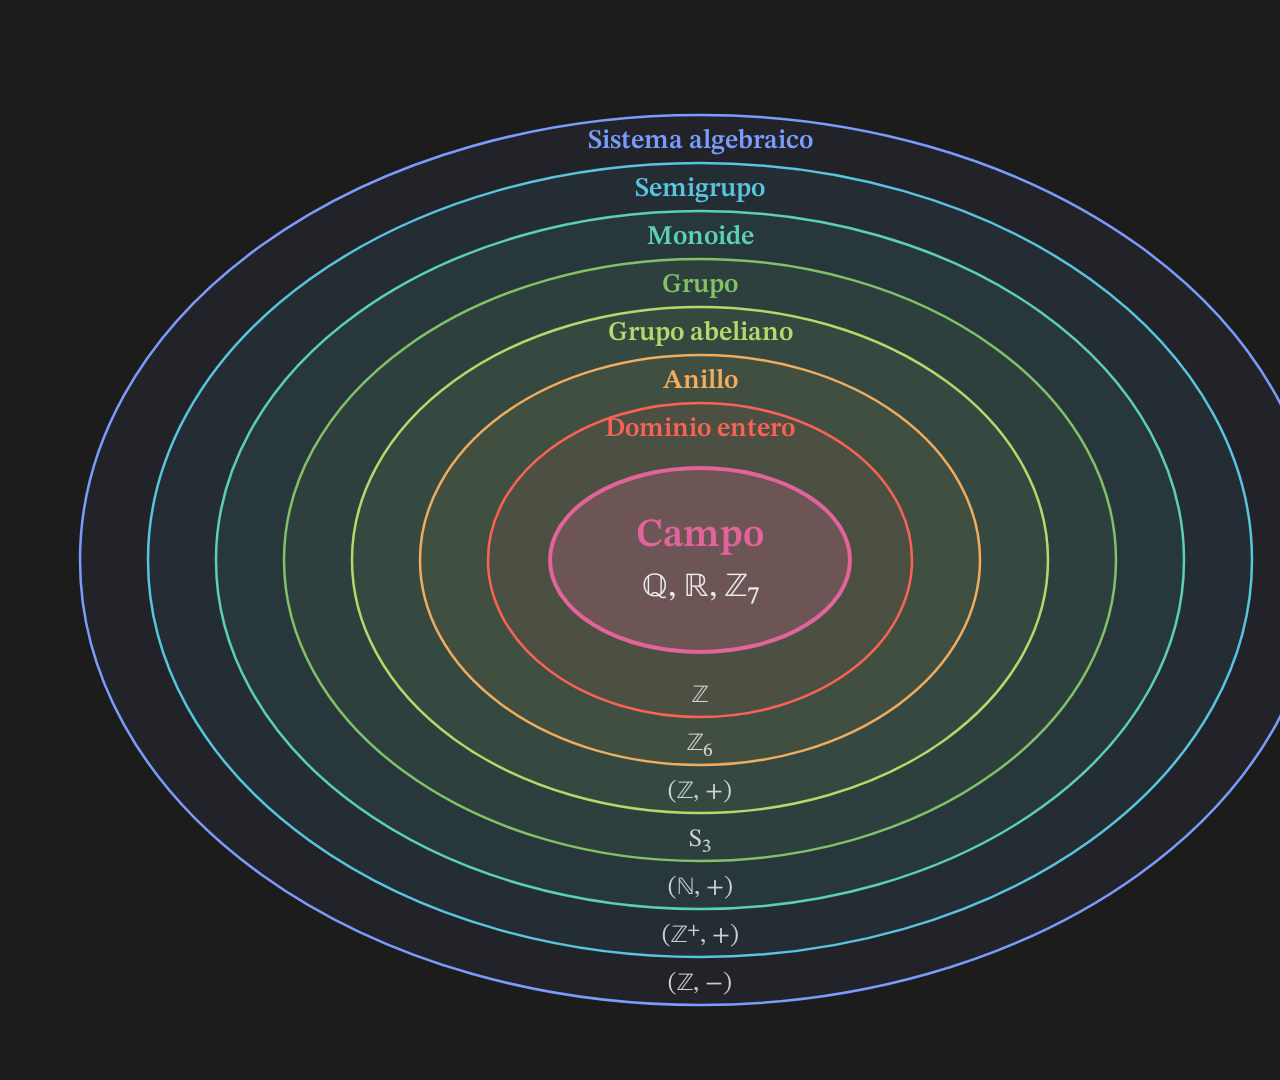
<file: video/diseno/cebolla.html>
<!doctype html><html lang="es"><head><meta charset="utf-8">
<link rel="stylesheet" href="https://fonts.googleapis.com/css2?family=STIX+Two+Text:ital,wght@0,400;0,600;1,400&display=swap">
<link rel="stylesheet" href="base.css"></head><body>
<svg id="s" width="1920" height="1080" viewBox="0 0 1920 1080"></svg>
<script>
const L=[['Sistema algebraico','(ℤ, −)','#7B9CFF'],['Semigrupo','(ℤ⁺, +)','#58C4DD'],['Monoide','(ℕ, +)','#5CD0B3'],['Grupo','S₃','#83C167'],
['Grupo abeliano','(ℤ, +)','#B8D86B'],['Anillo','ℤ₆','#F0AC5F'],['Dominio entero','ℤ','#FC6255'],['Campo','ℚ,  ℝ,  ℤ₇','#E3639B']];
const cx=700, cy=560; let h='';
L.forEach(([n,e,c],k)=>{const rx=k==7?150:620-k*68, ry=k==7?92:445-k*48;
  h+=`<ellipse cx="${cx}" cy="${cy}" rx="${rx}" ry="${ry}" fill="${c}" fill-opacity="${k==7?.22:.06}" stroke="${c}" stroke-width="${k==7?4:2.5}"/>`;});
L.forEach(([n,e,c],k)=>{const ry=445-k*48;
  if(k<7){h+=`<text x="${cx}" y="${cy-ry+33}" text-anchor="middle" font-size="27" font-weight="600" fill="${c}">${n}</text>`;
          h+=`<text x="${cx}" y="${cy+ry-15}" text-anchor="middle" font-size="25" fill="#ECECEC" opacity=".85">${e}</text>`;}
  else {h+=`<text x="${cx}" y="${cy-14}" text-anchor="middle" font-size="40" font-weight="600" fill="${c}">${n}</text>`;
        h+=`<text x="${cx}" y="${cy+36}" text-anchor="middle" font-size="34" fill="#ECECEC">${e}</text>`;}});
// panel derecho
const X=1390; h+=`<text x="${X}" y="150" font-size="56" fill="#ECECEC">Cada regla nueva</text><text x="${X}" y="215" font-size="56" fill="#ECECEC">encierra a <tspan fill="#FFE066">menos</tspan></text>`;
const inv=[...L].reverse(); inv.forEach(([n,e,c],i)=>{const y=330+i*66;
  h+=`<text x="${X}" y="${y}" font-size="34">${i?'<tspan fill="#9A9A9A">⊂ </tspan>':'<tspan fill="#9A9A9A">   </tspan>'}<tspan fill="${c}">${n}</tspan></text>`;});
h+=`<text x="${X}" y="900" font-size="28" fill="#9A9A9A">Hacia adentro:</text><text x="${X}" y="942" font-size="28" fill="#9A9A9A">más reglas, menos miembros.</text>`;
document.getElementById('s').innerHTML=h;
</script></body></html>
</file>
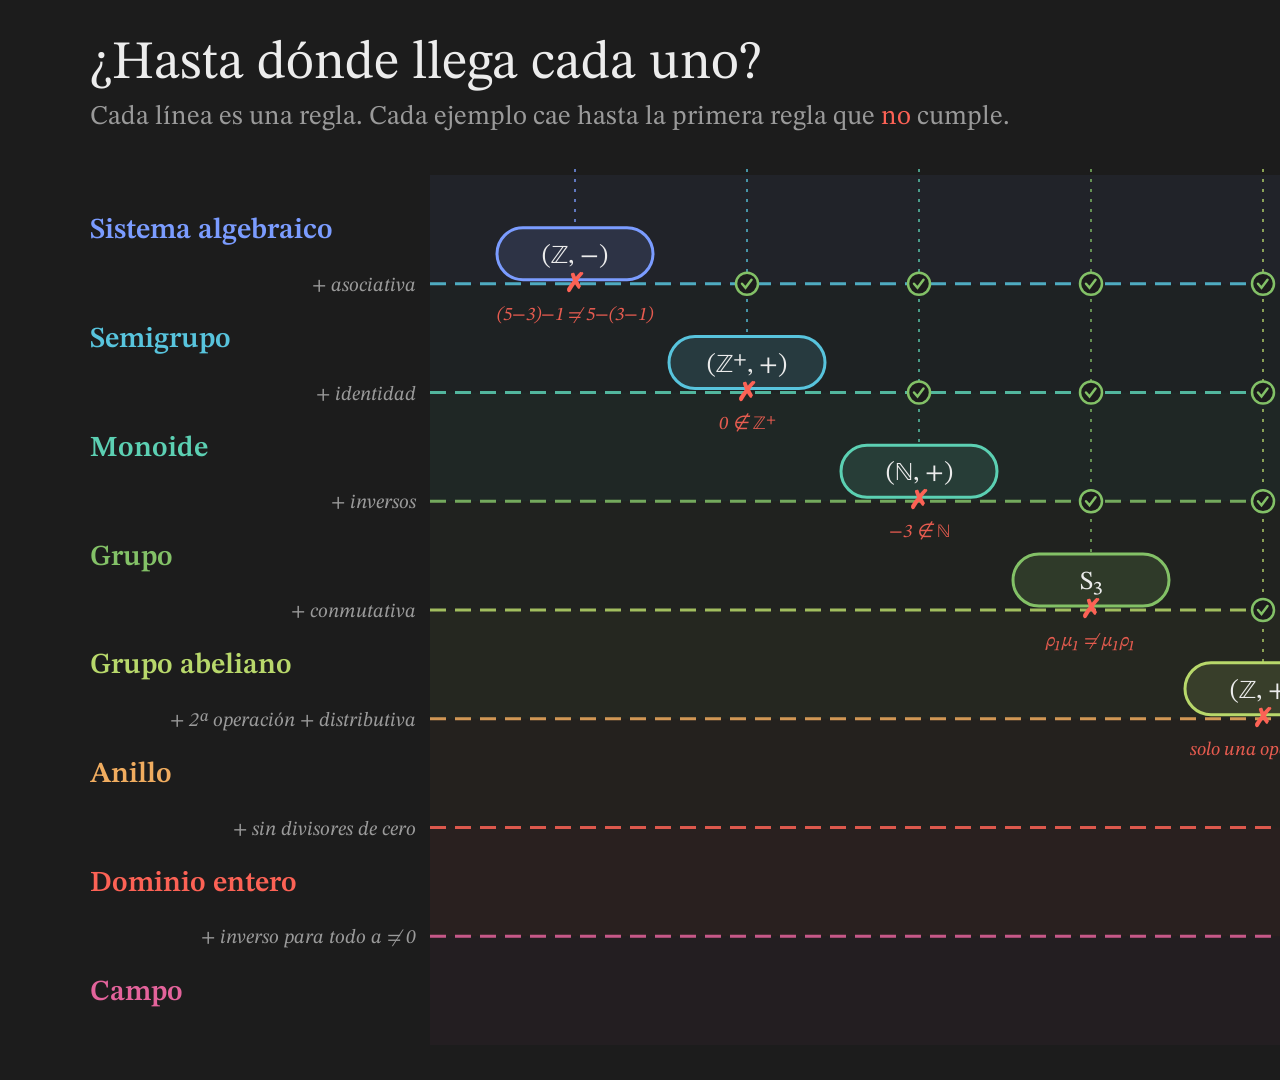
<file: video/diseno/coladera.html>
<!doctype html><html lang="es"><head><meta charset="utf-8">
<link rel="stylesheet" href="https://fonts.googleapis.com/css2?family=STIX+Two+Text:ital,wght@0,400;0,600;1,400&display=swap">
<link rel="stylesheet" href="base.css"></head><body>
<svg id="s" width="1920" height="1080" viewBox="0 0 1920 1080"></svg>
<script>
const B=[['Sistema algebraico','#7B9CFF'],['Semigrupo','#58C4DD'],['Monoide','#5CD0B3'],['Grupo','#83C167'],['Grupo abeliano','#B8D86B'],['Anillo','#F0AC5F'],['Dominio entero','#FC6255'],['Campo','#E3639B']];
const RULES=['asociativa','identidad','inversos','conmutativa','2ª operación + distributiva','sin divisores de cero','inverso para todo a ≠ 0'];
const T=[['(ℤ, −)','(5−3)−1 ≠ 5−(3−1)'],['(ℤ⁺, +)','0 ∉ ℤ⁺'],['(ℕ, +)','−3 ∉ ℕ'],['S₃','ρ₁μ₁ ≠ μ₁ρ₁'],['(ℤ, +)','solo una operación'],['(ℤ₆, +, ·)','2 · 3 = 0'],['(ℤ, +, ·)','½ ∉ ℤ'],['(ℚ, +, ·)','cumple todo']];
const TOP=175, bh=(1045-TOP)/8, X0=430, X1=1860, colX=i=>575+i*172; let h='';
h+=`<text x="90" y="78" font-size="54" fill="#ECECEC">¿Hasta dónde llega cada uno?</text>`;
h+=`<text x="90" y="124" font-size="27" fill="#9A9A9A">Cada línea es una regla. Cada ejemplo cae hasta la primera regla que <tspan fill="#FC6255">no</tspan> cumple.</text>`;
B.forEach(([n,c],i)=>{const y=TOP+i*bh;
  h+=`<rect x="${X0}" y="${y}" width="${X1-X0}" height="${bh}" fill="${c}" fill-opacity="${i%2?.035:.06}"/>`;
  h+=`<text x="90" y="${y+bh/2+9}" font-size="29" font-weight="600" fill="${c}">${n}</text>`;
  if(i<7){const fy=y+bh;
    h+=`<line x1="${X0}" y1="${fy}" x2="${X1}" y2="${fy}" stroke="${B[i+1][1]}" stroke-width="3" stroke-dasharray="16 9" opacity=".85"/>`;
    h+=`<text x="${X0-14}" y="${fy+7}" text-anchor="end" font-size="20" font-style="italic" fill="#9A9A9A">+ ${RULES[i]}</text>`;}});
T.forEach(([lab,why],i)=>{const x=colX(i), c=B[i][1], last=i==7;
  const fy= last ? TOP+8*bh-20 : TOP+(i+1)*bh, ty = last ? TOP+7*bh+bh/2 : fy-30;
  h+=`<line x1="${x}" y1="${TOP-6}" x2="${x}" y2="${ty-26}" stroke="${c}" stroke-width="2" stroke-dasharray="3 7" opacity=".7"/>`;
  for(let k=0;k<Math.min(i,7);k++){const yy=TOP+(k+1)*bh; h+=`<circle cx="${x}" cy="${yy}" r="11" fill="#1C1C1C" stroke="#83C167" stroke-width="2.5"/><path d="M${x-5},${yy} l3.5,4 l6,-8" fill="none" stroke="#83C167" stroke-width="2.5" stroke-linecap="round"/>`;}
  if(last) h+=`<ellipse cx="${x}" cy="${ty}" rx="100" ry="48" fill="#FFE066" opacity=".12"/>`;
  h+=`<rect x="${x-78}" y="${ty-26}" width="156" height="52" rx="26" fill="#1C1C1C" stroke="${c}" stroke-width="${last?4:3}"/><rect x="${x-78}" y="${ty-26}" width="156" height="52" rx="26" fill="${c}" fill-opacity=".18"/>`;
  h+=`<text x="${x}" y="${ty+9}" text-anchor="middle" font-size="26" fill="#ECECEC">${lab}</text>`;
  if(!last){h+=`<text x="${x}" y="${fy+8}" text-anchor="middle" font-size="26" font-weight="600" fill="#FC6255">✗</text>`;
            h+=`<text x="${x}" y="${fy+36}" text-anchor="middle" font-size="19" font-style="italic" fill="#FC6255" opacity=".9">${why}</text>`;}
  else h+=`<text x="${x}" y="${ty+50}" text-anchor="middle" font-size="21" font-style="italic" fill="#FFE066">✓ ${why}</text>`;
});
document.getElementById('s').innerHTML=h;
</script></body></html>
</file>
<file: assets/exposicion.css>
/* Shared presentation layout, following the app's existing palette. */
.presentation-toolbar{display:flex;align-items:center;justify-content:space-between;gap:12px;flex-wrap:wrap;padding-block:5px}
.route-control{display:flex;align-items:center;gap:8px;font-size:13px;color:var(--muted)}
.route-control select{font:inherit;color:var(--ink);background:var(--surface);border:1px solid var(--line);border-radius:8px;padding:7px;min-height:36px;max-width:100%}
#speakerCue{font-size:13px;font-weight:700;color:var(--accent)}
.key-idea{padding:14px 18px;border-left:4px solid var(--accent);background:var(--accent-soft);font-size:clamp(20px,2.3vw,27px);line-height:1.4;border-radius:0 10px 10px 0}
html[data-route="live"] .head .lead{display:none}
html[data-route="live"] section.compact .key-idea{display:none}
html.slides main.wrap>section.cur{max-width:1000px;gap:20px;scroll-padding:16px}
html[data-route="live"] .head h2{font-size:clamp(30px,4vw,48px)}
html[data-route="live"] section.compact .head h2{font-size:22px}
html[data-route="live"] .learning-game h3{font-size:clamp(27px,3vw,36px);margin:0}
.lab-mission{padding:10px 14px;border-left:3px solid var(--accent);background:var(--accent-soft);font-size:17px;line-height:1.45}
.learning-game{border:1px solid var(--line);border-radius:18px!important;background:var(--surface);padding:clamp(16px,3vw,30px)!important;box-shadow:0 8px 30px #00000007}
.game-goal{color:var(--muted);line-height:1.4}
.game-stage{display:flex;flex-direction:column;gap:14px;min-width:0}
.round-label{font-size:13px;font-family:var(--f-mono);color:var(--accent)}
.game-question{font-size:clamp(20px,2.2vw,27px);font-weight:700;line-height:1.4;max-width:65ch}
.vote-options{border:0;padding:0;margin:0;display:grid;grid-template-columns:repeat(2,minmax(0,1fr));gap:10px;min-width:0}
.vote-option{display:flex;gap:12px;align-items:center;border:2px solid var(--line);border-radius:12px;padding:13px 15px;min-height:54px;cursor:pointer;font-size:18px;line-height:1.35;background:var(--bg)}
.vote-option.chosen{border-color:var(--accent);background:var(--accent-soft)}
.vote-option.correct{border-color:var(--ok);background:var(--ok-soft)}
.vote-option input{accent-color:var(--accent);width:20px;height:20px;flex:none;margin:0}
.game-feedback:empty{display:none}
.game-feedback{background:var(--accent-soft);padding:16px;border-radius:12px;font-size:18px;line-height:1.5;overflow-wrap:anywhere}
.takeaway{margin-top:10px;padding-top:10px;border-top:1px solid var(--line);line-height:1.45}
.game-actions{display:flex;flex-wrap:wrap;gap:10px;align-items:center}
.game-actions .btn{min-height:46px;white-space:normal;font-size:16px}
.game-actions .primary{background:var(--accent);color:var(--accent-ink);border-color:var(--accent)}
.game-actions button:disabled{opacity:.45;cursor:default}
.game-done{font-weight:700;color:var(--ok);flex:1}
.game-table{max-width:460px;text-align:center;margin-inline:auto}
.game-table caption{font-size:14px;padding-bottom:8px;color:var(--muted)}
.game-table td,.game-table th{text-align:center;padding:7px 16px}
.game-table .missing{background:var(--hi-soft);color:var(--hi);font-weight:700;outline:2px solid currentColor;outline-offset:-2px}
.game-triangle{width:210px;max-height:135px;align-self:center;overflow:visible}
.received-word{font-family:var(--f-mono);font-size:32px;text-align:center;letter-spacing:.2em}
.oracle-result{font-size:28px}
.crt-form{display:flex;flex-direction:column;gap:16px}
.crt-form .f{flex:1;min-width:150px}
.structure-map{display:flex;flex-direction:column;gap:16px}
.structure-map>h2{font-size:30px}
.map-path h3{font-size:19px;color:var(--accent);margin-bottom:8px}
.map-path ol{display:flex;list-style:none;margin:0;padding:0;gap:10px}
.map-path li{flex:1;min-width:0;background:var(--accent-soft);padding:12px;border-radius:10px;position:relative;line-height:1.4}
.map-path li+li:before{content:'→';position:absolute;left:-10px;top:12px;font-weight:700;color:var(--accent)}
.map-path strong{display:block;font-size:18px}.map-path span{display:block;font-size:15px;margin-top:5px}
.map-bridge{padding:10px 14px;border-left:3px solid var(--hi);font-size:17px;line-height:1.5}
.sr-only{position:absolute;width:1px;height:1px;padding:0;overflow:hidden;clip-path:inset(50%);white-space:nowrap}
button:focus-visible,a:focus-visible,select:focus-visible,input:focus-visible,.vote-option:focus-within{outline:3px solid var(--accent);outline-offset:3px}
html.slides main.wrap>section.cur:not(#entrada){justify-content:safe center}
@media(min-width:1000px){html[data-route="live"] body{font-size:20px}html[data-route="live"] .hint{font-size:16px}}
@media(max-width:600px){.vote-options{grid-template-columns:1fr}.map-path ol{flex-direction:column;gap:8px}.map-path li+li:before{content:none}.map-path li{padding:8px 12px}.map-path strong,.map-path span{display:inline;font-size:16px}.map-path span:before{content:' · '}.presentation-toolbar{gap:4px}#speakerCue{font-size:12px}.game-feedback{font-size:17px}.game-question{font-size:20px}.deck-bar .deck-btn{padding-inline:12px}.deck-bar .deck-info{font-size:11px}.structure-map>h2{font-size:25px}}
@media(prefers-reduced-motion:reduce){*{scroll-behavior:auto!important;animation:none!important}}
/* A game already names its topic: spend the projector height on the question. */
html[data-route="live"] section.compact:has(> .learning-game:not(.off)) > .head{display:none}
@media(min-width:900px) and (max-height:800px){
  html.slides main.wrap>section.cur .learning-game{padding:18px!important;gap:8px}
  html[data-route="live"] .learning-game h3{font-size:28px}
  .learning-game .game-goal{font-size:16px}
  .learning-game .game-stage{gap:10px}
  .learning-game .game-question{font-size:22px}
  .learning-game .vote-option{min-height:48px;padding:10px 12px;font-size:17px}
  .learning-game .received-word{font-size:24px;line-height:1.1}
}
.core-definition{font-size:clamp(19px,2vw,24px);line-height:1.55;max-width:65ch}
.computing-connection{margin-top:8px;font-size:18px;line-height:1.5}
.computing-connection summary{cursor:pointer;color:var(--accent);padding-block:8px;font-weight:700}
.computing-connection p{max-width:65ch}
html.slides section.compact .core-definition,html.slides section.compact .computing-connection{display:none}
.square-modal{width:min(920px,calc(100vw - 28px));height:86dvh;max-height:820px;padding:0;border:1px solid var(--line);border-radius:16px;background:var(--surface);color:var(--ink)}
.square-modal[open]{display:flex;flex-direction:column}
.square-modal::backdrop{background:#000a;backdrop-filter:blur(4px)}
.square-modal-head{display:flex;align-items:center;justify-content:space-between;gap:12px;padding:12px 16px;border-bottom:1px solid var(--line)}
.square-modal-head h3{font-size:18px;margin:0}
.square-modal iframe{width:100%;flex:1;min-height:0;border:0}
/* Let the embedded simulator use the available canvas; keep its close button visible. */
.square-modal{width:min(1100px,calc(100vw - 20px));height:calc(100dvh - 20px);max-height:940px;overflow:hidden}
.square-modal-head{flex:none;padding:10px 14px}.square-modal-head h3{font-size:18px;line-height:1.25}.square-modal-head .btn{flex:none}
@media(max-width:600px){.square-modal{width:calc(100vw - 12px);height:calc(100dvh - 12px)}.square-modal-head{padding:8px 10px;gap:8px}.square-modal-head h3{font-size:15px}.square-modal-head .btn{font-size:13px;min-height:36px;padding:6px 9px}}
.square-modal{max-width:min(1100px,calc(100vw - 20px))}
@media(max-width:600px){.square-modal{max-width:calc(100vw - 12px)}}
</file>
<file: assets/primeros-pasos.css>
/* Manipulatives for a projected, presenter-led introduction. */
html.slides main.wrap > section.cur .foundations{background:var(--surface);border:1px solid var(--line);border-radius:22px;padding:clamp(16px,2.5vw,28px);gap:16px;box-shadow:0 12px 40px #00000008}
.foundation-heading{display:flex;align-items:center;justify-content:space-between;gap:16px}
.foundation-heading h2{font-size:clamp(25px,3vw,36px);line-height:1.16;margin-top:6px}
.activity-mark{font-family:var(--f-mono);font-size:22px;white-space:nowrap;padding:12px;background:var(--accent-soft);color:var(--accent);border-radius:14px}
.machine-toolbar{display:flex;gap:12px;justify-content:space-between;flex-wrap:wrap}
.machine-tabs{display:flex;gap:5px;flex-wrap:wrap}
.machine-tabs .btn{font-size:14px;min-height:40px;border-radius:10px}
.machine-tabs .on{background:var(--accent);color:var(--accent-ink);border-color:var(--accent)}
.machine-mission,.inverse-mission{font-size:18px;line-height:1.4;max-width:70ch}
.machine-pair{display:grid;grid-template-columns:1fr 1fr;gap:14px;min-width:0}
.operation-machine{display:grid;grid-template-columns:minmax(0,1fr) 68px;gap:10px;padding:16px;border:1px solid var(--line);border-radius:16px;background:var(--bg);min-width:0}
.operation-machine[data-machine="1"]{--machine-color:var(--cB);--tile-tint:var(--hi-soft)}
.operation-machine[data-machine="0"]{--machine-color:var(--cA);--tile-tint:var(--accent-soft)}
.machine-label{grid-column:1/-1;display:flex;align-items:center;gap:8px;font-family:var(--f-mono);font-size:13px;color:var(--machine-color);font-weight:700}
.machine-led{height:7px;width:7px;border-radius:50%;background:currentColor;box-shadow:0 0 0 4px var(--tile-tint)}
.machine-instruction{margin-left:auto;font-family:var(--f-body);font-weight:400;color:var(--muted);font-size:12px}
.machine-belt{position:relative;min-width:0;min-height:82px;display:flex;align-items:center;justify-content:center;border-top:1px dashed var(--line);border-bottom:1px dashed var(--line)}
.number-tiles{display:flex;align-items:center;justify-content:center;gap:6px;position:relative;z-index:1;width:100%}
.number-tile{display:grid;place-items:center;min-width:38px;height:52px;padding:0 5px;border-radius:10px;border:1px solid var(--line);background:var(--surface);color:var(--machine-color);font-family:var(--f-mono);font-size:25px;box-shadow:0 3px 0 var(--line)}
.number-tile.operator{min-width:19px;padding:0;font-size:20px;border:0;box-shadow:none;background:none;color:var(--muted)}
.group-band{position:absolute;top:7px;height:67px;border:2px solid var(--machine-color);border-top:0;border-radius:0 0 9px 9px;background:var(--tile-tint);transition:left .6s cubic-bezier(.22,.8,.25,1),width .6s cubic-bezier(.22,.8,.25,1)}
.group-band[hidden]{display:none}
.machine-output{display:flex;flex-direction:column;align-items:center;justify-content:center;border:1px solid var(--line);border-radius:12px;background:var(--surface);gap:3px}
.output-caption{text-transform:uppercase;font-family:var(--f-mono);font-size:10px;color:var(--muted);letter-spacing:.1em}
.output-number{font-family:var(--f-mono);font-size:29px;color:var(--machine-color);line-height:1.2}
.finished .machine-output{border-color:var(--machine-color);background:var(--tile-tint)}
.processing .machine-led{animation:machine-signal .6s ease-in-out infinite alternate}
@keyframes machine-signal{to{box-shadow:0 0 0 7px var(--tile-tint);opacity:.4}}
.machine-vote{display:flex;gap:12px;flex-wrap:wrap;border:0;padding:0;margin:0;min-width:0}
.machine-vote legend{font-size:16px;font-weight:700;margin-bottom:8px}
.machine-vote label{display:flex;align-items:center;gap:9px;padding:10px 14px;background:var(--bg);border:1px solid var(--line);border-radius:10px;font-size:16px;cursor:pointer}
.machine-vote label:has(input:checked){border-color:var(--accent);background:var(--accent-soft)}
.machine-vote input{accent-color:var(--accent);width:18px;height:18px}
.foundation-actions{display:flex;align-items:center;gap:10px;flex-wrap:wrap}
.foundation-actions .btn{font-size:15px;min-height:44px}
.foundation-actions .primary{background:var(--accent);color:var(--accent-ink);border-color:var(--accent)}
.foundation-actions button:disabled{opacity:.45;cursor:default}
.machine-step,.inverse-feedback{font-size:17px;line-height:1.45;padding:11px 14px;border-left:3px solid var(--accent);border-radius:0 9px 9px 0;background:var(--accent-soft)}
.machine-step span,.inverse-feedback span{display:block;margin-top:4px}
.foundation-note{font-size:13px;color:var(--muted);line-height:1.4}
.step-dots{display:flex;gap:5px;margin-left:auto}.step-dots i{width:7px;height:7px;border-radius:50%;background:var(--line)}.step-dots i.active{background:var(--accent)}
.domain-badge{font:600 12px var(--f-mono);border:1px solid var(--line);padding:10px;border-radius:10px;color:var(--accent);background:var(--accent-soft);white-space:nowrap}
.journey-board{padding:12px 16px 0;background:var(--bg);border:1px solid var(--line);border-radius:16px}
.journey-board svg{width:100%;height:auto;max-height:168px;display:block;overflow:visible}
.journey-rail{stroke:var(--line);stroke-width:5;stroke-linecap:round}
.station circle{stroke:var(--line);stroke-width:2;fill:var(--surface)}
.station text{fill:var(--ink);font:17px var(--f-mono)}
.station.home circle{stroke:var(--ok);fill:var(--ok-soft);stroke-width:3}
.station .home-label{fill:var(--ok);font-size:12px;font-weight:700}
.station.negative{opacity:.3;transition:opacity .5s}
.territory-label{font:10px var(--f-mono);fill:var(--muted)}
.locked-territory{color:var(--muted);transition:opacity .5s}
.traveler circle{fill:var(--accent);stroke:var(--surface);stroke-width:4}
.traveler text{fill:var(--accent-ink);font:600 17px var(--f-mono)}
[data-domain="integer"] .station.negative{opacity:1}
[data-domain="integer"] .locked-territory{opacity:0}
[data-domain="integer"] .domain-badge{color:var(--ok);background:var(--ok-soft);border-color:var(--ok)}
.journey-equation{font:600 23px var(--f-mono);text-align:center}.journey-equation span{color:var(--muted);margin-inline:12px}
.inverse-cards{display:grid;grid-template-columns:repeat(4,minmax(0,1fr));gap:10px}
.return-card{border:1px solid var(--line);border-bottom-width:4px;background:var(--bg);color:var(--ink);border-radius:13px;min-height:78px;padding:10px;display:flex;flex-direction:column;align-items:center;justify-content:center;gap:5px;cursor:pointer}
.return-card>span{font:600 26px var(--f-mono)}.return-card small{font:12px var(--f-body);color:var(--muted)}
.return-card:disabled{opacity:.4;cursor:default}.return-card.tried{border-color:var(--hi)}.return-card.winning{border-color:var(--ok);background:var(--ok-soft);opacity:1}
.arrived .inverse-feedback{background:var(--ok-soft);border-color:var(--ok)}
.property-passport{display:grid;grid-template-columns:repeat(5,minmax(0,1fr));gap:8px}
.property-stamp{display:flex;flex-direction:column;align-items:center;gap:4px;padding:10px 6px;border:1px dashed var(--line);border-radius:10px;font-size:13px;text-align:center;background:var(--bg)}
.stamp-icon{display:grid;place-items:center;width:29px;height:29px;border:1px dashed var(--muted);border-radius:50%;color:var(--muted);font-family:var(--f-mono);font-weight:700}
.property-stamp small{font-size:10px;color:var(--muted)}
.property-stamp.approved{border:1px solid var(--ok);background:var(--ok-soft)}.property-stamp.approved .stamp-icon{border:2px solid var(--ok);color:var(--ok)}
.property-stamp.stopped{border:1px solid var(--bad);background:var(--bad-soft)}.property-stamp.stopped .stamp-icon{border:2px solid var(--bad);color:var(--bad)}
.passport-revealed .approved,.passport-revealed .stopped{animation:stamp-arrival .5s both;animation-delay:var(--stamp-delay)}
@keyframes stamp-arrival{0%{transform:scale(1.08) rotate(-4deg);opacity:.25}70%{transform:scale(.97) rotate(1deg)}100%{transform:scale(1);opacity:1}}
@media(min-width:900px) and (max-height:800px){html.slides main.wrap>section.cur .foundations{gap:10px;padding:18px}.foundation-heading h2{font-size:27px}.machine-mission,.inverse-mission{font-size:16px}.operation-machine{padding:12px}.machine-step,.inverse-feedback{font-size:15px;padding:9px 12px}.machine-vote legend{font-size:15px;margin-bottom:5px}.journey-board svg{max-height:123px}.return-card{min-height:66px}.foundation-note{font-size:12px}.foundation-actions .btn{min-height:40px}}
@media(max-width:650px){.machine-pair{grid-template-columns:1fr}.activity-mark{display:none}.machine-toolbar{gap:8px}.machine-tabs .btn{font-size:12px;padding-inline:10px}.foundation-heading{align-items:flex-start;flex-wrap:wrap;gap:8px}.foundation-heading h2{font-size:25px}.operation-machine{padding:12px;gap:6px}.machine-mission,.inverse-mission{font-size:16px}.machine-vote{gap:7px}.machine-vote label{font-size:15px;flex:1;min-width:200px}.foundation-actions .btn{flex:1;font-size:14px}.foundation-actions .step-dots{display:none}.return-card{min-height:75px;padding:8px 3px}.return-card small{font-size:10px}.return-card>span{font-size:23px}.journey-board{padding:12px 0 0}.property-passport{gap:4px}.property-stamp{padding:8px 2px;font-size:10px}.property-stamp small{font-size:8px}.stamp-icon{width:25px;height:25px}.domain-badge{font-size:11px;padding:7px}.foundation-note{font-size:12px}}
@media(prefers-reduced-motion:reduce){.group-band,.station.negative,.locked-territory{transition:none}.passport-revealed .approved,.passport-revealed .stopped,.processing .machine-led{animation:none}}
/* Override the legacy chart toolbar styles only inside these activities. */
#entrada .foundations .btn{font-size:15px;min-height:44px;padding:8px 14px}
#entrada .foundations .btn.primary{background:var(--accent);color:var(--accent-ink);border-color:var(--accent)}
@media(min-width:900px) and (max-height:800px){#entrada .foundations .btn{font-size:14px;min-height:40px;padding:7px 12px}}
@media(max-width:650px){#entrada .foundations .machine-tabs .btn{font-size:12px;padding:8px 10px}.journey-board .station text{font-size:26px}.journey-board .station .home-label{font-size:18px}.journey-board .territory-label{font-size:15px}.journey-board .traveler text{font-size:26px}}
.property-definition{font-size:16px;line-height:1.4;color:var(--accent);margin-top:5px;font-weight:700}
.property-focus{font-size:16px;line-height:1.4;padding:9px 12px;border-left:3px solid var(--accent);background:var(--accent-soft);border-radius:0 8px 8px 0}
@media(max-width:650px){.property-definition,.property-focus{font-size:14px}}
</file>
<file: assets/pantalla.css>
/* Every presentation frame has a bounded canvas. Content is staged, never zoomed. */
html.slides,html.slides body{height:100%;overflow:hidden!important;overscroll-behavior:none}
html.slides main.wrap>section.cur{overflow:hidden!important;justify-content:center!important;padding:10px 14px!important;gap:10px!important;max-width:1000px}
html.slides main.wrap>section.cur>*{flex-shrink:0}
.top .wrap{max-width:1000px;padding-block:7px;gap:5px}
.top .brand{font-size:10px}
#nav{display:none}
.topic-picker{display:flex;align-items:center;gap:8px;font-size:12px;min-width:0}
.topic-picker select{font:inherit;background:var(--surface);color:var(--ink);border:1px solid var(--line);border-radius:8px;padding:6px;min-width:0;max-width:100%;height:34px}
.presentation-toolbar{padding:0;gap:8px;flex-wrap:nowrap}
.route-control{font-size:11px;gap:5px}.route-control select{padding:5px;font-size:12px;min-height:34px}
#speakerCue{font-size:11px;white-space:nowrap}
.top-controls{display:flex;justify-content:space-between;gap:10px;align-items:center}
.deck-bar{height:52px;min-height:52px;padding-block:5px!important}
.deck-bar .deck-btn{min-height:40px;font-size:14px;padding:0 14px}
.deck-bar .deck-info{font-size:11px}
html.slides .head{gap:10px;max-width:850px}
html.slides .head h2{font-size:clamp(25px,3vw,40px)}
html.slides .key-idea{font-size:clamp(19px,2.2vw,26px);padding:12px 16px}
html.slides .core-definition{font-size:18px;line-height:1.5}
html.slides .computing-connection{font-size:16px}
html.slides .computing-connection p{padding-block:8px}
/* Compact manipulatives keep both sides of the comparison in the same place. */
html.slides main.wrap>section.cur .foundations{padding:14px!important;gap:10px!important;width:100%}
.foundation-heading h2{font-size:26px!important}.property-definition{font-size:15px;margin-top:4px}
html.slides .machine-toolbar,html.slides .machine-mission,html.slides .foundation-note,html.slides .activity-mark{display:none!important}
.machine-pair{grid-template-columns:1fr 1fr!important;gap:10px}
.operation-machine{padding:10px;gap:7px;grid-template-columns:minmax(0,1fr) 60px}
.machine-instruction{display:none}.machine-belt{min-height:72px}
.machine-step,.inverse-feedback{font-size:16px;line-height:1.4;padding:10px}
.machine-step:empty{display:none}.machine-step span{display:none}
.machine-vote legend{font-size:16px}.machine-vote label{font-size:15px;padding:9px 11px}
#entrada .foundations .btn{font-size:14px!important;min-height:40px!important;padding:7px 10px!important}
.foundation-actions{gap:8px}.foundation-actions .btn{flex:none}
.inverse-mission{display:none}.domain-badge{font-size:11px;padding:7px}
.journey-board{padding:8px 0 0}.journey-board svg{max-height:115px}
.return-card{min-height:65px;padding:7px}.return-card>span{font-size:24px}.return-card small{font-size:11px}
#camino-inverso[data-phase="ready"] .unlock-integers{display:none}
#camino-inverso[data-phase="done"] .inverse-cards .return-card:not(.winning){opacity:.25}
#camino-inverso .inverse-feedback span{display:none}
/* The map is presented as two frames, one signature at a time. */
.structure-map{gap:12px}.structure-map>h2{font-size:27px}
.structure-map>.hint{display:none}.map-path ol{gap:8px}.map-path li{padding:10px}
[data-map="one"] .map-path:nth-of-type(2),[data-map="one"] .map-bridge{display:none}
[data-map="two"] .map-path:nth-of-type(1){display:none}
.map-path strong{font-size:18px}.map-path span{font-size:16px}.map-bridge{font-size:16px}
/* Questions and explanations are different states, sharing the same question anchor. */
html.slides main.wrap>section.cur .learning-game{padding:14px!important;gap:8px!important;width:100%}
html.slides .learning-game h3{font-size:25px!important;line-height:1.15}
.learning-game>.game-goal,.learning-game .property-focus{display:none}
.learning-game>.tag{font-size:10px;letter-spacing:.04em}
.game-stage{gap:10px}.round-label{font-size:12px}.game-question{font-size:20px!important;line-height:1.35}
.game-feedback{font-size:17px;padding:12px;line-height:1.45}.takeaway{font-size:16px;margin-top:8px;padding-top:8px}
.game-stage[data-phase="answer"] .vote-options,.game-stage[data-phase="answer"] .property-passport,.game-stage[data-phase="answer"] .game-table,.game-stage[data-phase="answer"] .game-triangle,.game-stage[data-phase="answer"] .received-word{display:none}
.vote-options{gap:7px}.vote-option{min-height:42px;padding:9px 12px;font-size:17px}
.vote-options.short-options{grid-template-columns:repeat(var(--option-count),minmax(0,1fr))}
.game-actions .btn{min-height:40px;font-size:14px;padding:7px 11px}.game-done{font-size:14px}
.game-table{font-size:17px}.game-table caption{font-size:12px;padding:0}.game-table td,.game-table th{padding:4px 15px}
.game-triangle{max-height:100px}.property-stamp{font-size:12px;padding:7px 3px}.property-stamp small{display:none}.stamp-icon{width:25px;height:25px}
.crt-form .inputs{display:grid;grid-template-columns:repeat(3,minmax(0,1fr));gap:8px}.crt-form .f{min-width:0;font-size:13px}.crt-form .in{width:100%;min-width:0}
.game-stage:has(.crt-form)>.hint{font-size:14px}.game-stage:has(.crt-form)>.takeaway{font-size:14px}
.oracle-result{font-size:23px}.crt-steps{font-size:15px}
/* New staged scenes */
.scene{width:100%;display:flex;flex-direction:column;gap:14px;background:var(--surface);padding:22px;border:1px solid var(--line);border-radius:18px;min-width:0}
.scene-header{display:flex;flex-direction:column;gap:5px}.scene-header h2{font-size:clamp(25px,3vw,37px)}
.scene-eyebrow{font:600 11px var(--f-mono);color:var(--accent);text-transform:uppercase;letter-spacing:.04em}
.scene-prompt{font-size:21px;line-height:1.4}.scene-visual{display:flex;align-items:center;justify-content:center;min-width:0;min-height:110px;padding:12px;background:var(--bg);border:1px solid var(--line);border-radius:13px;gap:12px}
.scene-visual.column{flex-direction:column}.scene-message{font-size:18px;line-height:1.45;padding:11px 14px;background:var(--accent-soft);border-left:3px solid var(--accent);border-radius:0 9px 9px 0}
.scene-actions{display:flex;flex-wrap:wrap;gap:8px;align-items:center}.scene-actions .btn{min-height:42px;font-size:15px}
.scene .primary{background:var(--accent);color:var(--accent-ink)}.scene .btn:disabled{opacity:.45}
.scene-counter{font:12px var(--f-mono);color:var(--muted);margin-left:auto}
.math-line{font:600 27px var(--f-mono);line-height:1.5;text-align:center;overflow-wrap:anywhere}
.scene-chips{display:flex;gap:7px;flex-wrap:wrap;justify-content:center}.scene-chip{padding:8px 13px;border-radius:9px;background:var(--accent-soft);font:600 22px var(--f-mono);color:var(--accent)}
.scene-chip.outside{color:var(--bad);background:var(--bad-soft)}.scene-chip.member{color:var(--ok);background:var(--ok-soft)}
.two-paths{display:grid;grid-template-columns:1fr 1fr;gap:12px;width:100%}.path-card{background:var(--surface);border:1px solid var(--line);border-radius:12px;padding:12px;min-width:0;text-align:center}.path-card h3{font:600 15px var(--f-body);line-height:1.3;margin:0 0 10px}.path-card .math-line{font-size:25px}.path-arrow{color:var(--muted);font-size:22px;display:block}
.dot-product{display:grid;grid-template-columns:1fr 1fr;gap:14px;width:100%}.dot-box{display:flex;gap:5px;flex-wrap:wrap;padding:12px;border-radius:10px;background:var(--accent-soft);align-content:center}.dot-box i{width:15px;height:15px;border-radius:50%;background:var(--accent)}.dot-box.alt{background:var(--hi-soft)}.dot-box.alt i{background:var(--hi)}
.scene-table{border-collapse:separate;border-spacing:5px;font:18px var(--f-mono);text-align:center}.scene-table th{padding:5px;color:var(--muted);font-weight:400}.scene-table td{background:var(--surface);padding:8px 14px;border:1px solid var(--line);border-radius:7px}.scene-table .marked{background:var(--accent-soft);border-color:var(--accent)}
.triangle-path{display:flex;flex-direction:column;align-items:center;gap:5px}.triangle-path svg{width:190px;max-width:100%;height:145px}.triangle-path .tri-label{font-size:15px}.tri-token circle{fill:var(--surface);stroke:var(--accent);stroke-width:2}.tri-token text{fill:var(--ink);font:600 17px var(--f-mono)}.tri-token.first circle{fill:var(--hi-soft);stroke:var(--hi)}
.coset-grid{display:grid;grid-template-columns:repeat(3,minmax(0,1fr));gap:10px;width:100%}.coset-column{padding:12px;border:1px solid var(--line);border-radius:12px;text-align:center;background:var(--surface)}.coset-column strong{display:block;margin-bottom:10px;font-size:16px}.coset-column span{display:inline-block;padding:8px;border-radius:8px;background:var(--accent-soft);margin:2px;font:20px var(--f-mono)}
.code-word{display:flex;gap:6px;justify-content:center;flex-wrap:wrap}.code-bit{min-width:34px;min-height:40px;border:1px solid var(--line);border-radius:7px;font:20px var(--f-mono);background:var(--surface);color:var(--ink);cursor:pointer}.code-bit.flipped{background:var(--hi-soft);border-color:var(--hi)}.code-copy{display:flex;align-items:center;gap:7px;justify-content:center}.code-copy small{font-size:12px;color:var(--muted);min-width:48px}
.reference-page{display:flex;flex-direction:column;gap:14px;width:100%;max-width:850px}.reference-page h2{font-size:28px}.reference-page p{font-size:19px;line-height:1.55;overflow-wrap:anywhere;white-space:normal}.reference-page .reference-label{font:12px var(--f-mono);color:var(--accent)}
@media(max-width:650px){
 .top .brand span:first-child{max-width:65vw}.top .brand span:last-child{display:none}.top-controls{gap:5px}.topic-picker{font-size:0;flex:1}.topic-picker select{font-size:12px;width:100%}.presentation-toolbar{gap:5px}.route-control{font-size:0}.route-control select{font-size:11px;max-width:135px}#speakerCue{display:none}
 html.slides main.wrap>section.cur{padding:8px 10px!important;gap:8px!important}
 .deck-bar{padding-inline:10px!important}.deck-bar .deck-btn{min-height:38px;padding:0 11px;font-size:13px}.deck-bar .deck-info{font-size:10px}
 html.slides .head h2{font-size:25px}html.slides .key-idea{font-size:19px;padding:10px}html.slides .core-definition{font-size:17px;line-height:1.4}.computing-connection{font-size:15px}
 html.slides main.wrap>section.cur .foundations{padding:12px!important;gap:9px!important}.foundation-heading h2{font-size:22px!important}.property-definition{font-size:13px}.foundation-heading>.domain-badge{display:none}
 .operation-machine{display:flex;flex-direction:column;padding:8px;gap:6px}.machine-label{font-size:12px}.machine-belt{min-height:61px}.number-tiles{gap:2px}.number-tile{min-width:27px;height:39px;padding:0 3px;font-size:20px;border-radius:7px}.number-tile.operator{min-width:13px;font-size:17px}.group-band{top:6px;height:48px}.machine-output{flex-direction:row;gap:9px;padding:4px}.output-number{font-size:23px}.output-caption{font-size:9px}
 .machine-vote{gap:6px}.machine-vote legend{font-size:14px;margin-bottom:5px}.machine-vote label{min-width:0;flex:1;font-size:13px;padding:8px;line-height:1.3;gap:6px}.machine-vote input{width:16px;height:16px;flex:none}
 .machine-step,.inverse-feedback{font-size:14px;padding:9px;line-height:1.4}.foundation-actions{gap:6px}#entrada .foundations .btn{font-size:12px!important;min-height:38px!important;padding:7px 9px!important}.step-dots{display:none}
 .journey-board svg{max-height:100px}.journey-equation{font-size:23px}.inverse-cards{gap:6px}.return-card{min-height:57px;padding:5px 2px}.return-card>span{font-size:22px}.return-card small{display:none}
 .structure-map{gap:10px}.structure-map>h2{font-size:24px}.map-path ol{flex-direction:column;gap:6px}.map-path li{padding:8px 10px}.map-path strong{font-size:17px}.map-path span{font-size:15px}.map-bridge{font-size:15px;padding:9px}
 html.slides main.wrap>section.cur .learning-game{padding:12px!important;gap:7px!important}html.slides .learning-game h3{font-size:22px!important}.game-stage{gap:8px}.game-question{font-size:17px!important;line-height:1.35}.round-label{font-size:11px}.vote-options{grid-template-columns:1fr}.vote-option{font-size:15px;min-height:40px;padding:8px 9px}.vote-option input{width:17px;height:17px}.game-feedback{font-size:15px;padding:10px}.takeaway{font-size:14px}.game-actions .btn{font-size:12px;min-height:38px;padding:7px 9px}.game-done{font-size:12px}.game-table{font-size:15px}.game-table td,.game-table th{padding:3px 12px}.game-table caption{font-size:11px}.property-stamp{font-size:10px}.stamp-icon{width:22px;height:22px;font-size:12px}.property-passport{gap:4px}.game-triangle{max-height:80px}
 .scene{padding:14px;gap:10px}.scene-header{gap:4px}.scene-header h2{font-size:24px}.scene-eyebrow{font-size:10px}.scene-prompt{font-size:17px;line-height:1.35}.scene-visual{padding:10px;gap:8px;min-height:95px}.scene-message{font-size:15px;line-height:1.4;padding:9px 10px}.scene-actions{gap:6px}.scene-actions .btn{font-size:13px;padding:7px 10px;min-height:38px}.scene-counter{font-size:10px}
 .math-line{font-size:23px}.scene-chip{font-size:20px;padding:6px 9px}.two-paths{gap:7px}.path-card{padding:9px 6px}.path-card h3{font-size:13px}.path-card .math-line{font-size:20px}.path-arrow{font-size:19px}.scene-table{font-size:15px;border-spacing:3px}.scene-table td{padding:6px 10px}.scene-table th{padding:4px}
 .triangle-path svg{height:104px;width:135px}.triangle-path .tri-label{font-size:12px}.coset-grid{gap:5px}.coset-column{padding:9px 3px}.coset-column strong{font-size:13px}.coset-column span{font-size:17px;padding:5px}
 .code-bit{min-width:30px;min-height:36px;font-size:18px}.code-word{gap:5px}.code-copy{gap:5px}.code-copy small{font-size:11px;min-width:45px}
 .reference-page{gap:12px}.reference-page h2{font-size:24px}.reference-page p{font-size:17px;line-height:1.5}.reference-page .reference-label{font-size:11px}
 .crt-form{gap:10px}.crt-form .f{font-size:11px}.game-stage:has(.crt-form)>.hint{font-size:13px}.game-stage:has(.crt-form)>.takeaway{font-size:13px}.crt-steps{font-size:14px}.oracle-result{font-size:21px}
}
@media(max-height:450px){.top .brand{display:none}.top .wrap{padding-block:4px}.deck-bar{height:44px;min-height:44px}.deck-bar .deck-btn{min-height:34px}.scene{gap:7px;padding:10px}.scene-header h2{font-size:23px}.scene-visual{min-height:65px;padding:7px}.scene-message{font-size:14px;padding:7px}.scene-prompt{font-size:16px}.scene-header .scene-eyebrow{display:none}}
@media(prefers-reduced-motion:reduce){.scene *{transition:none!important;animation:none!important}}
/* Small phones get less surrounding chrome, keeping the mathematical text readable. */
@media(max-width:650px) and (max-height:650px){
 html.slides main.wrap>section.cur{padding:6px 8px!important}
 .scene{padding:11px;gap:8px}.scene-header h2{font-size:22px}.scene-prompt{font-size:16px}.scene-message{font-size:14px;line-height:1.35;padding:8px}.scene-visual{padding:7px;min-height:80px}
 .scene-table{border-spacing:3px}.scene-table td{padding:4px 9px}.scene-table th{padding:3px}.scene-actions .btn{font-size:12px;min-height:36px;padding:6px 8px}.path-card h3{font-size:12px;margin-bottom:6px}.path-card .math-line{font-size:18px}.path-arrow{font-size:17px}
 html.slides main.wrap>section.cur .foundations{padding:10px!important;gap:7px!important}.foundation-heading h2{font-size:20px!important}.property-definition{font-size:12px}.operation-machine{padding:6px;gap:4px}.machine-belt{min-height:55px}.number-tile{height:35px;font-size:19px}.group-band{height:43px}.machine-step,.inverse-feedback{font-size:13px;padding:8px}.machine-vote legend{font-size:13px}.machine-vote label{font-size:12px;padding:7px}.foundation-actions .btn{min-height:36px!important;font-size:12px!important}
 html.slides main.wrap>section.cur .learning-game{padding:10px!important;gap:6px!important}html.slides .learning-game h3{font-size:20px!important}.game-stage{gap:7px}.game-question{font-size:16px!important}.game-feedback{font-size:14px;padding:9px;line-height:1.35}.takeaway{font-size:13px}.game-actions .btn{min-height:36px;font-size:11px}.game-table td,.game-table th{padding:2px 10px}.received-word{font-size:25px}
 .scene-header .scene-eyebrow{font-size:9px}.code-bit{min-height:33px;min-width:28px;font-size:17px}
}
.game-stage[data-phase="oracle-answer"]>.game-question,.game-stage[data-phase="oracle-answer"]>.hint{display:none}
.crt-form[hidden]{display:none!important}
html.slides .computing-connection{display:none}
/* Passport results keep the animated evidence; the question is replaced by the verdict. */
.learning-game[data-game="0"] .game-stage[data-phase="answer"] .property-passport{display:grid}
.learning-game[data-game="0"] .game-stage[data-phase="answer"] .game-question{display:none}
.learning-game[data-game="0"] .game-stage[data-phase="answer"] .takeaway{display:none}
.packages{display:grid;gap:8px}.packages .dot-box{padding:8px 12px;flex-wrap:nowrap;align-items:center}.packages .gold-dot{background:var(--hi)}.package-divider{width:8px}
@media(max-width:650px){.dot-box i{width:12px;height:12px}}
.machine-property-line{display:flex;align-items:center;gap:8px;justify-content:space-between}
.machine-property-line .property-definition{margin-top:0;font-family:var(--f-mono);font-weight:400}
.machine-operation{font:13px var(--f-body);color:var(--ink);background:var(--surface);border:1px solid var(--line);border-radius:7px;min-height:30px;padding:4px 6px}
.foundation-heading>div:first-child{min-width:0;flex:1}
html.slides .head .lead{display:none}
.game-stage[data-phase="answer"] .game-question{display:none}
@media(max-width:650px) and (max-height:650px){.game-table td,.game-table th{padding-block:1px}}
.learning-game .eq{white-space:normal;overflow:visible;font-size:14px;line-height:1.4}
.game-stage[data-phase="answer"] .question-visual{display:none}
.top{top:0;padding-top:env(safe-area-inset-top,0px)}
html.slides .deck-bar{height:calc(52px + env(safe-area-inset-bottom,0px));padding-bottom:calc(5px + env(safe-area-inset-bottom,0px))!important}
@media(max-height:450px) and (min-width:651px){
 html.slides main.wrap>section.cur{padding:6px 10px!important}
 .scene{display:grid;grid-template-columns:1fr 1fr;grid-template-areas:"heading heading" "prompt visual" "message visual" "actions actions";gap:8px;padding:10px}
 .scene-header{grid-area:heading}.scene-header h2{font-size:22px}.scene-prompt{grid-area:prompt;font-size:15px}.scene-visual{grid-area:visual;min-height:0;padding:7px}.scene-message{grid-area:message;font-size:14px;line-height:1.35;padding:7px 9px}.scene-actions{grid-area:actions}.scene-actions .btn{font-size:12px;min-height:35px;padding:6px 9px}
 .scene-table{font-size:14px;border-spacing:3px}.scene-table td{padding:4px 9px}.scene-table th{padding:3px}.path-card{padding:7px}.path-card h3{font-size:12px;margin-bottom:5px}.path-card .math-line{font-size:18px}.path-arrow{font-size:16px}.math-line{font-size:22px}
 .triangle-path svg{height:105px;width:130px}.triangle-path .tri-label{font-size:11px}.coset-column{padding:8px 4px}.coset-column strong{font-size:12px}.coset-column span{font-size:16px;padding:5px}
 .code-bit{min-height:30px;min-width:26px;font-size:16px}.code-copy small{font-size:10px}.code-copy{gap:4px}.scene-visual.column{gap:5px}
 html.slides main.wrap>section.cur .foundations{padding:10px!important;gap:8px!important}.foundation-heading h2{font-size:22px!important}.property-definition{font-size:12px}
 #maquinas:not(.off){display:grid!important;grid-template-columns:1.2fr 1fr;grid-template-areas:"heading heading" "pair vote" "pair message" "actions actions"}
 #maquinas .foundation-heading{grid-area:heading}#maquinas .machine-pair{grid-area:pair}#maquinas .machine-vote{grid-area:vote}#maquinas .machine-step{grid-area:message}#maquinas .foundation-actions{grid-area:actions}
 .operation-machine{display:flex;flex-direction:column;padding:6px;gap:4px}.machine-belt{min-height:48px}.number-tiles{gap:2px}.number-tile{min-width:27px;height:34px;padding:0 3px;font-size:18px}.number-tile.operator{min-width:13px;font-size:16px}.machine-output{flex-direction:row;gap:7px;padding:3px}.output-number{font-size:21px}.group-band{top:3px;height:42px}
 .machine-vote legend{font-size:13px;margin-bottom:5px}.machine-vote label{font-size:12px;padding:7px;min-width:0}.machine-step,.inverse-feedback{font-size:13px;padding:8px}
 #camino-inverso:not(.off){display:grid!important;grid-template-columns:1fr 1fr;grid-template-areas:"heading heading" "board message" "equation cards" "actions actions"}
 #camino-inverso .foundation-heading{grid-area:heading}#camino-inverso .journey-board{grid-area:board}#camino-inverso .journey-equation{grid-area:equation}#camino-inverso .inverse-cards{grid-area:cards}#camino-inverso .inverse-feedback{grid-area:message}#camino-inverso .foundation-actions{grid-area:actions}
 .journey-board svg{max-height:80px}.journey-equation{font-size:21px}.return-card{min-height:43px;padding:5px}.return-card small{display:none}.return-card>span{font-size:21px}
 html.slides main.wrap>section.cur .learning-game{padding:10px!important;gap:6px!important}.learning-game>.tag{display:none}html.slides .learning-game h3{font-size:22px!important}
 .game-stage{display:grid;grid-template-columns:1fr 1fr;gap:7px}.round-label,.game-actions,.game-feedback{grid-column:1/-1}.game-question{grid-column:1/-1;font-size:16px!important}.vote-options{grid-column:1/-1;grid-template-columns:1fr 1fr}.vote-option{min-height:34px;font-size:14px;padding:6px 8px}.game-actions .btn{min-height:34px;font-size:12px}.game-feedback{font-size:15px;padding:8px}.takeaway{font-size:14px}
 .game-stage.has-visual[data-phase="question"] .game-question{grid-column:1;grid-row:2}.game-stage.has-visual[data-phase="question"] .vote-options{grid-column:1;grid-row:3}.game-stage.has-visual .question-visual,.game-stage.has-visual .property-passport{grid-column:2;grid-row:2/span 2;align-self:center}
 .game-table{font-size:14px}.game-table caption{font-size:10px}.game-table td,.game-table th{padding:2px 10px}.property-stamp{font-size:11px;padding:6px 3px}.game-triangle{max-height:110px}.received-word{font-size:25px}
 .game-stage:has(.crt-form){display:flex}.game-stage:has(.crt-form)>.hint{display:none}.crt-form{display:flex;flex-direction:row;gap:12px;align-items:end}.crt-form .inputs{flex:1}.game-stage:has(.crt-form)>.takeaway{font-size:13px}.game-stage[data-phase="oracle-answer"] .game-feedback{font-size:14px}
 .hero h1{font-size:38px}.hero>.lead{font-size:17px;line-height:1.4}.hero>.hint{display:none}
 .head .key-idea{font-size:18px}.head .core-definition{font-size:16px;line-height:1.4}.head h2{font-size:25px!important}.reference-page p{font-size:17px;line-height:1.4}
 html.slides .deck-bar{height:calc(44px + env(safe-area-inset-bottom,0px))}
}
@media(max-height:450px) and (min-width:651px){.game-table td,.game-table th{padding-block:1px}.game-table caption{line-height:1.2}}
@media(max-width:650px) and (max-height:650px){
 #escena-cayley .scene-visual{padding:5px}#escena-cayley .scene-table{border-spacing:2px}
 .learning-game[data-game="1"] .game-stage{gap:5px}
}
#maquinas[data-phase="execute"] .machine-vote,#maquinas[data-phase="done"] .machine-vote{display:none}
table.game-table td,table.game-table th{text-align:center;vertical-align:middle;padding:3px 10px}
@media(max-height:450px) and (min-width:651px){
 table.game-table td,table.game-table th{padding:2px 10px}
 .game-stage.has-visual .vote-options:not(.short-options){grid-template-columns:1fr}
}
@media(max-width:650px) and (max-height:650px){table.game-table td,table.game-table th{padding:2px 9px}}
/* The legacy chart styles must not override the new closure-scene controls. */
#entrada .scene .btn{min-height:38px;padding:7px 10px;font-size:14px;background:var(--bg);color:var(--ink)}
#entrada .scene .btn.primary{background:var(--accent);color:var(--accent-ink);border-color:var(--accent)}
/* Instructions stay with the triangle: angle, direction, centre and mirror axis. */
.triangle-instructions{display:flex;align-items:center;gap:20px;max-width:680px;margin:auto}
.triangle-instructions .game-triangle{width:175px;max-height:160px;flex:none}
.triangle-instructions ol{margin:0;padding-left:24px;display:grid;gap:12px;font-size:17px;line-height:1.35}
.triangle-instructions li{padding-left:2px}.triangle-instructions strong,.triangle-instructions span{display:block}
.triangle-instructions strong{color:var(--accent);margin-bottom:3px}
.learning-game[data-game="4"] .vote-options{grid-template-columns:repeat(3,minmax(0,1fr))}
@media(max-width:650px){
 .triangle-instructions{gap:8px}.triangle-instructions .game-triangle{width:82px;max-height:105px}
 .triangle-instructions ol{font-size:13px;line-height:1.3;padding-left:18px;gap:8px}.triangle-instructions strong{margin-bottom:2px}
 .learning-game[data-game="4"] .vote-option{flex-direction:column;text-align:center;justify-content:center;gap:4px;font-size:13px;padding:6px 3px;line-height:1.2}
}
@media(max-height:450px) and (min-width:651px){
 .triangle-instructions{gap:8px}.triangle-instructions .game-triangle{width:100px;max-height:110px}
 .triangle-instructions ol{font-size:13px;gap:8px;padding-left:18px}
 .learning-game[data-game="4"] .game-stage.has-visual .vote-options{grid-template-columns:repeat(3,minmax(0,1fr))}
 .learning-game[data-game="4"] .vote-option{flex-direction:column;gap:4px;text-align:center;font-size:12px;padding:5px 3px}
}

/* Pantalla final: integrantes */
.credits-final{display:flex;flex-direction:column;align-items:center;justify-content:center;text-align:center;gap:14px;min-height:100%}
.credits-final h2{font-family:var(--f-display);font-size:clamp(40px,10vw,72px);line-height:1}
.credits-final .credits-sub{color:var(--muted);font-size:clamp(15px,3.8vw,19px);margin:0}
.credits-final .credits-names{display:flex;flex-direction:column;gap:10px;margin:0;font-size:clamp(22px,5.8vw,36px);font-weight:700;line-height:1.2;color:var(--ink)}
</file>
<file: assets/homomorfismo-embed.css>
/* Pending means not calculated, never illegible. */
.square .lbl{font-size:14px}.square .val{font-size:18px}
.square .off{opacity:1}.step.hide{opacity:1;color:var(--muted)}
.embedded-simulator,.embedded-simulator body{height:100%;margin:0;overflow:hidden}
.embedded-simulator main.wrap{height:100dvh;width:100%;max-width:100%;padding:12px 16px;gap:10px;display:flex;flex-direction:column;min-height:0}
.embedded-simulator main>header,.embedded-simulator main>.formula{display:none}
.simulator-toolbar{display:flex;align-items:center;justify-content:space-between;gap:10px;flex:none}
.simulator-toolbar label{display:flex;align-items:center;gap:7px;font-size:14px;color:var(--muted)}
.simulator-toolbar select,.function-picker select{font:16px var(--f-body);color:var(--ink);background:var(--surface);border:1px solid var(--line);border-radius:8px;padding:7px;min-height:38px;max-width:100%}
.simulator-function{font:600 14px var(--f-mono);color:var(--accent)}
.embedded-simulator main>.card{min-height:0;flex:1;padding:12px;gap:10px}
.embedded-simulator [hidden]{display:none!important}
.embedded-simulator .square{min-height:0;flex:1;width:100%;height:100%;max-height:510px;object-fit:contain}
.embedded-simulator .paths{display:none}
.embedded-simulator .embedded-step-readout{padding:10px 12px;background:var(--accent-soft);border-left:3px solid var(--accent);border-radius:0 9px 9px 0;font-size:17px;line-height:1.4;flex:none;color:var(--ink)}
.embedded-simulator #verdict,.embedded-simulator #special{display:none!important}
.embedded-simulator main[data-view="path1"] .square,.embedded-simulator main[data-view="path2"] .square{display:none}
.embedded-simulator main[data-view="path1"] .paths,.embedded-simulator main[data-view="path2"] .paths{display:flex;flex:1;align-items:center}
.embedded-simulator main[data-view="path1"] .path.two,.embedded-simulator main[data-view="path2"] .path.one{display:none}
.embedded-simulator .path{width:100%;padding:18px;gap:18px}.embedded-simulator .path h3{font-size:20px}.embedded-simulator .step{font-size:21px;line-height:1.5}.embedded-simulator .step small{font-size:16px;line-height:1.4}
.embedded-simulator main[data-view="conclusion"] .square{display:none}
.embedded-simulator main[data-view="conclusion"] .embedded-step-readout{margin-block:auto;font-size:22px;padding:20px}
.simulator-controls{display:flex;align-items:center;gap:8px;flex-wrap:wrap;flex:none}
.simulator-controls .btn{min-height:40px;font-size:15px;padding:7px 12px}
.embedded-setup{flex:1;min-height:0;display:flex;flex-direction:column;justify-content:center;gap:18px;background:var(--surface);padding:18px;border:1px solid var(--line);border-radius:12px}
.function-picker{display:flex;flex-direction:column;gap:5px;color:var(--muted);font-size:14px}
.embedded-setup .info{font-size:16px;line-height:1.45;gap:10px}.embedded-setup .inputs input{font-size:18px}
@media(max-width:600px){
 .embedded-simulator main.wrap{padding:8px;gap:8px}.simulator-toolbar label{font-size:12px}.simulator-toolbar select{font-size:14px;padding:6px;min-height:36px}.simulator-function{font-size:12px}.embedded-simulator main>.card{padding:8px;gap:8px}
 .embedded-simulator .embedded-step-readout{font-size:15px;padding:9px}.simulator-controls{gap:6px}.simulator-controls .btn{font-size:12px;min-height:38px;padding:7px 9px}.embedded-simulator .path{padding:14px;gap:14px}.embedded-simulator .path h3{font-size:18px}.embedded-simulator .step{font-size:18px}.embedded-simulator .step small{font-size:15px}.embedded-simulator main[data-view="conclusion"] .embedded-step-readout{font-size:18px;padding:14px}.embedded-setup{padding:12px;gap:13px}.embedded-setup .info{font-size:14px;gap:7px}
}
@media(max-height:400px) and (min-width:601px){
 .embedded-simulator main.wrap{padding:8px;gap:7px}.embedded-simulator main>.card{display:grid;grid-template-columns:1.2fr 1fr;align-items:center;gap:12px}.embedded-simulator .card>.tag{display:none}.embedded-simulator .square{grid-column:1;height:100%;max-height:100%;min-height:0}.embedded-simulator .embedded-step-readout{grid-column:2;font-size:15px}.embedded-simulator .path{padding:12px;gap:9px}.embedded-simulator .step{font-size:17px}.embedded-simulator .step small{font-size:14px}.embedded-simulator main[data-view="path1"] .paths,.embedded-simulator main[data-view="path2"] .paths{grid-column:1}.embedded-simulator main[data-view="conclusion"] .embedded-step-readout{grid-column:1/-1;font-size:18px}.embedded-setup{padding:12px;gap:9px}.embedded-setup .info{font-size:14px}.embedded-setup .inputs{max-width:440px}
}
.embedded-simulator main>header{display:none!important}
.embedded-simulator main[data-view="path1"] .embedded-step-readout,.embedded-simulator main[data-view="path2"] .embedded-step-readout{display:none}
</file>
<file: video/diseno/base.css>
/* Estilo divulgación (3Blue1Brown): fondo carbón, tipografía tipo LaTeX, pocos colores con significado fijo. */
:root{--bg:#1C1C1C;--ink:#ECECEC;--muted:#9A9A9A;--ok:#83C167;--bad:#FC6255;--hi:#FFE066}
*{margin:0;box-sizing:border-box}
html,body{width:1920px;height:1080px;background:var(--bg);overflow:hidden}
body{font-family:"STIX Two Text","Times New Roman",serif;color:var(--ink)}
svg{position:absolute;inset:0}
</file>
